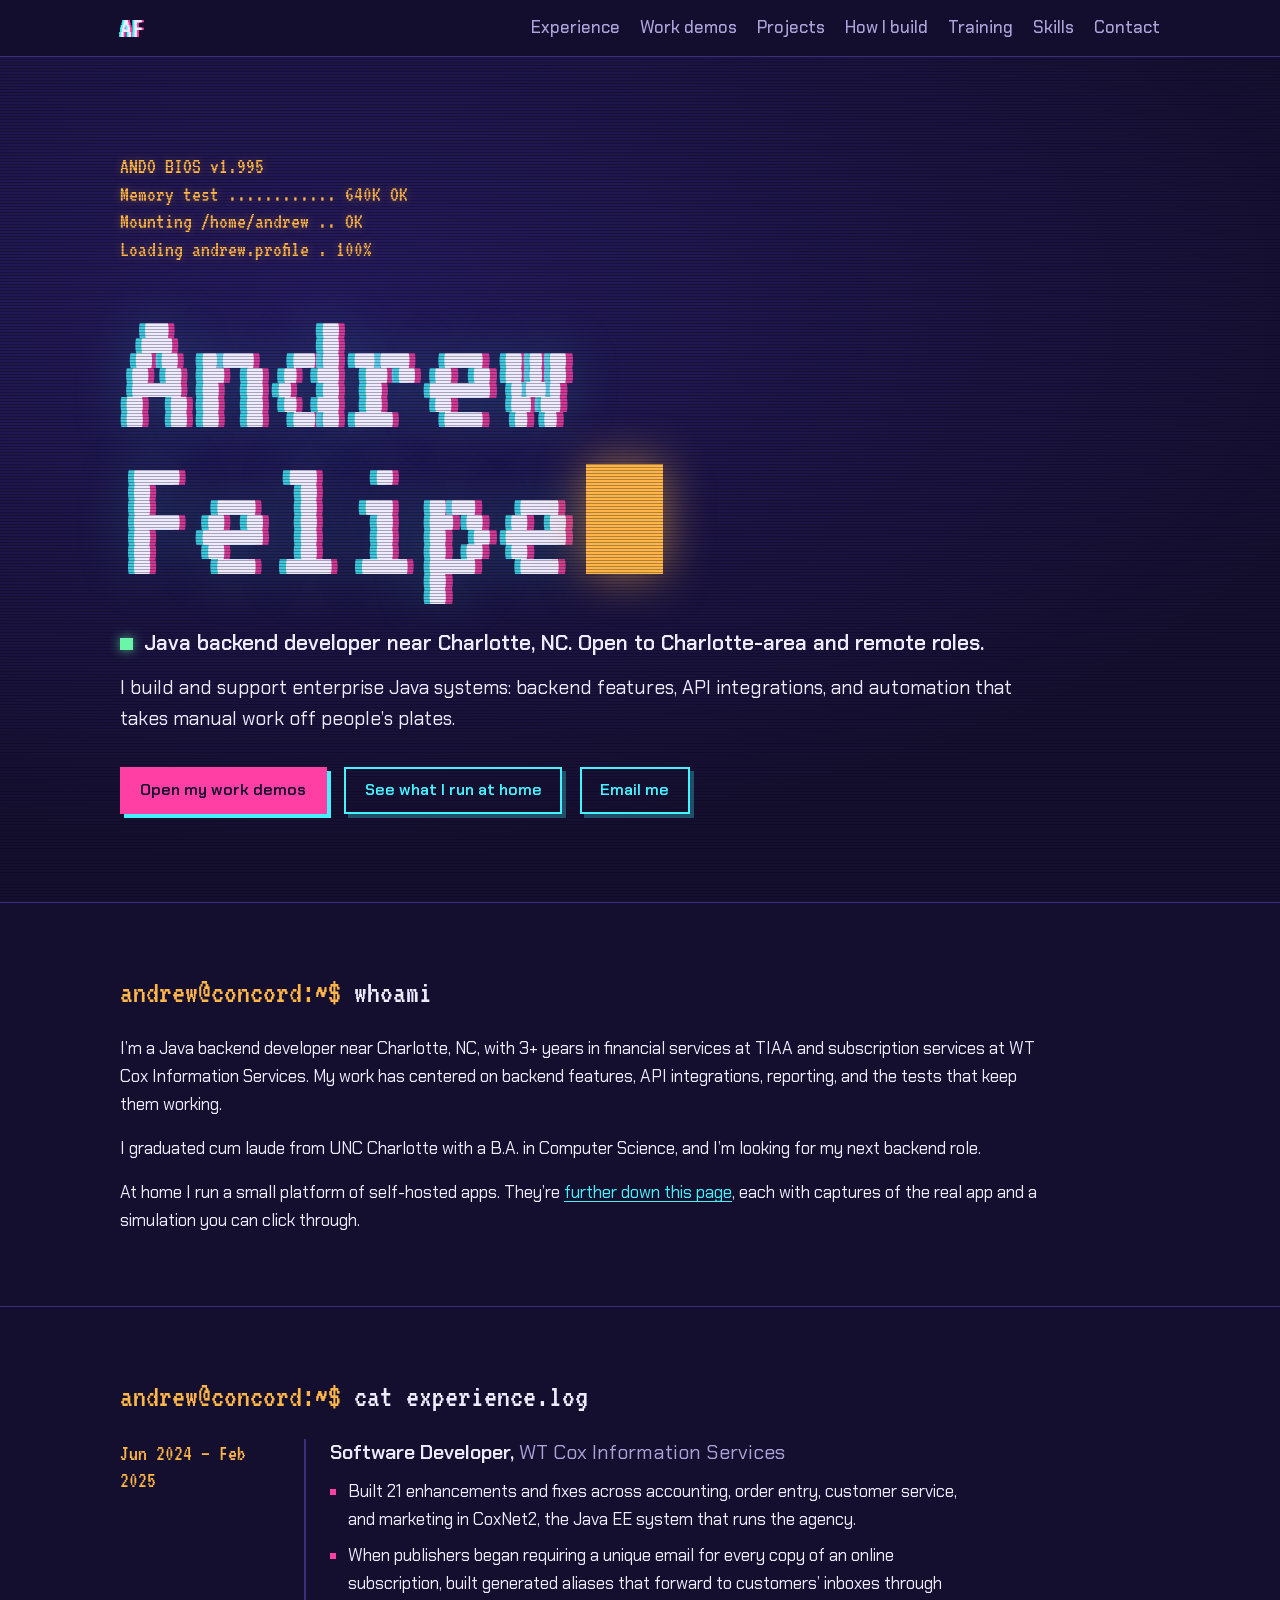
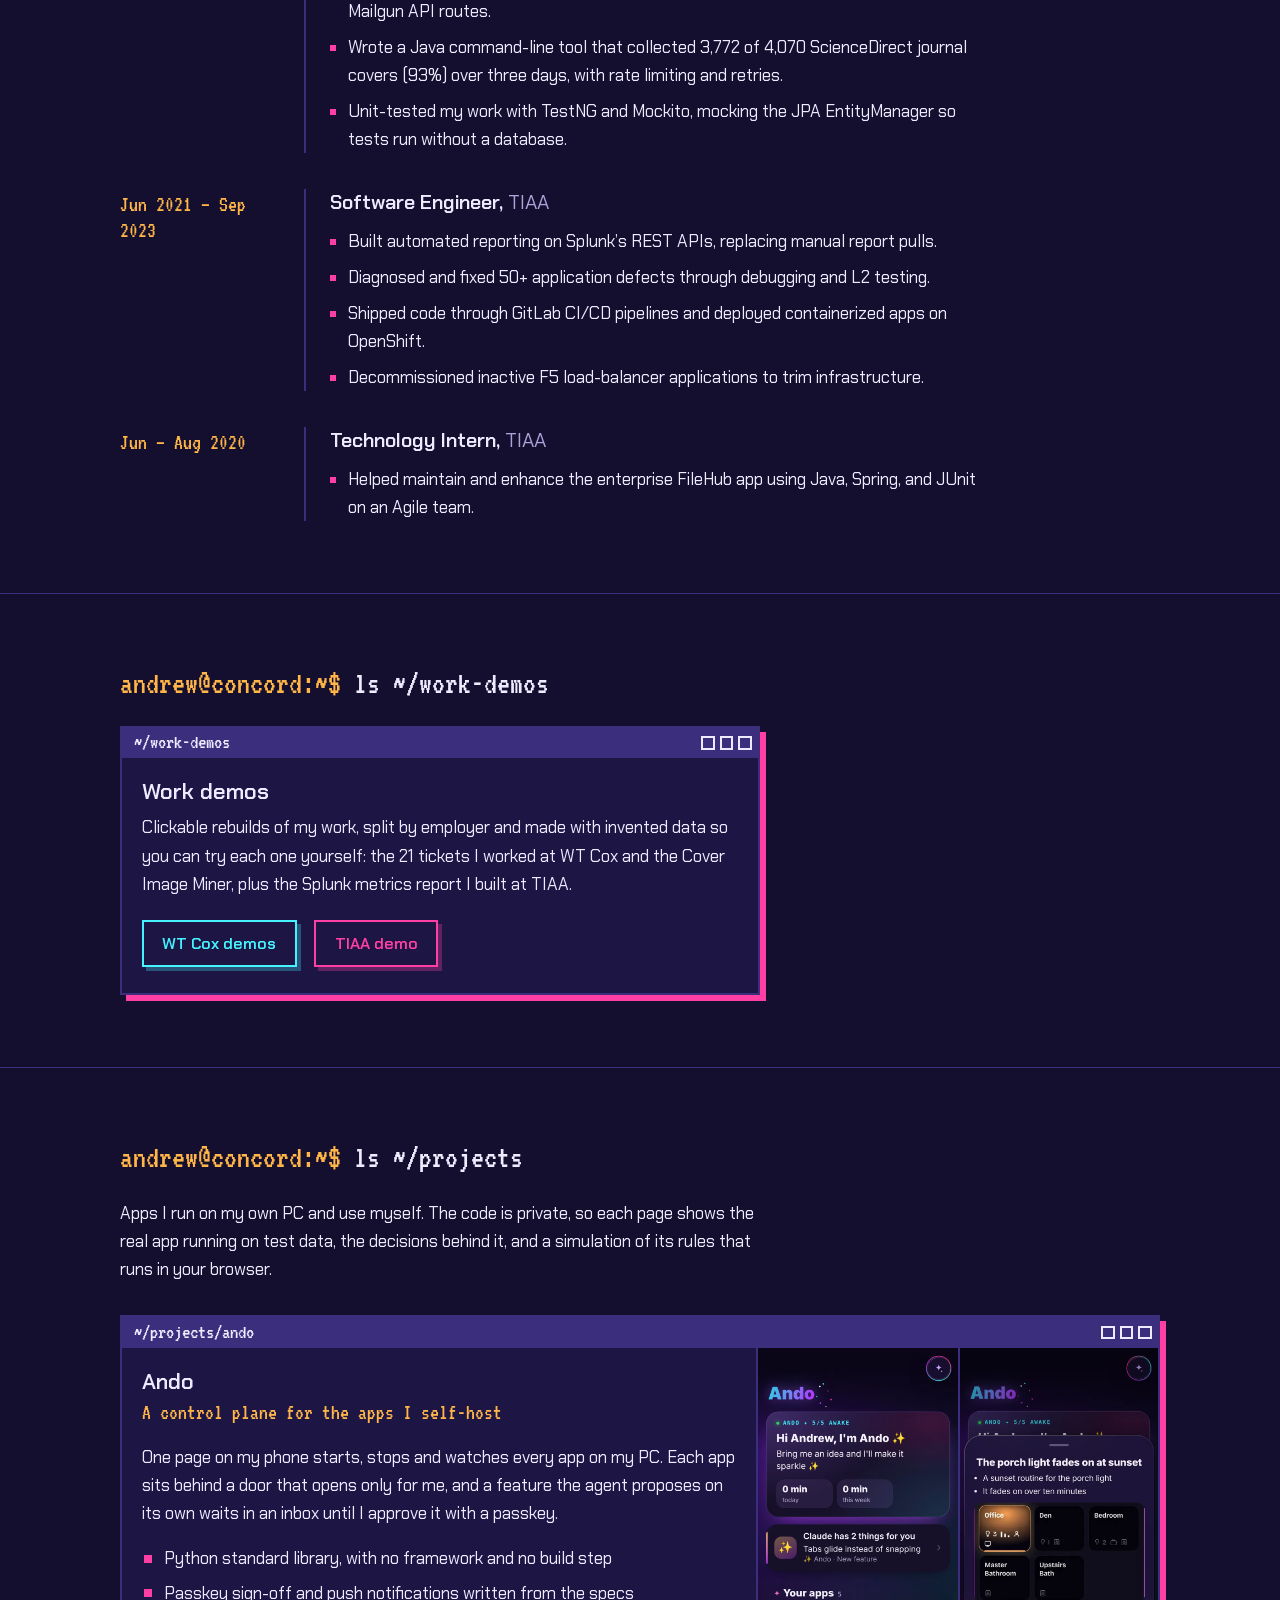
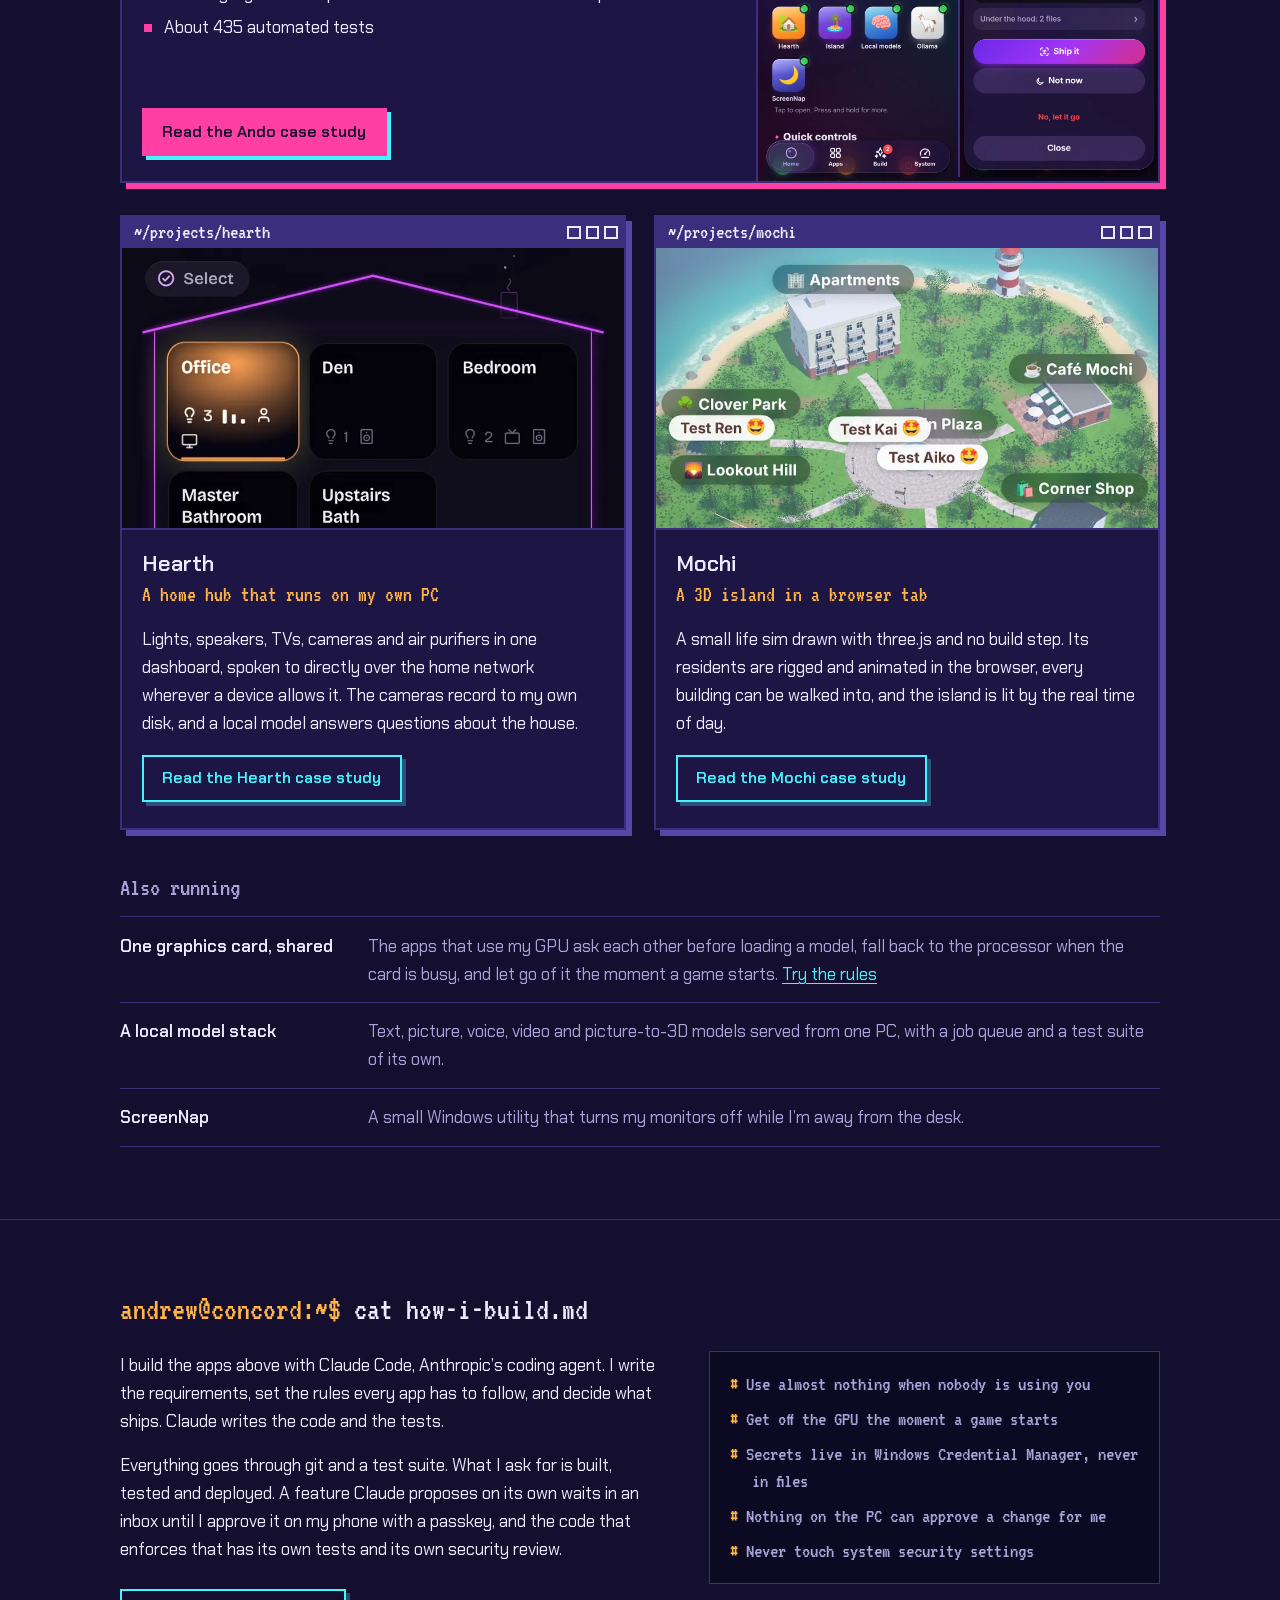
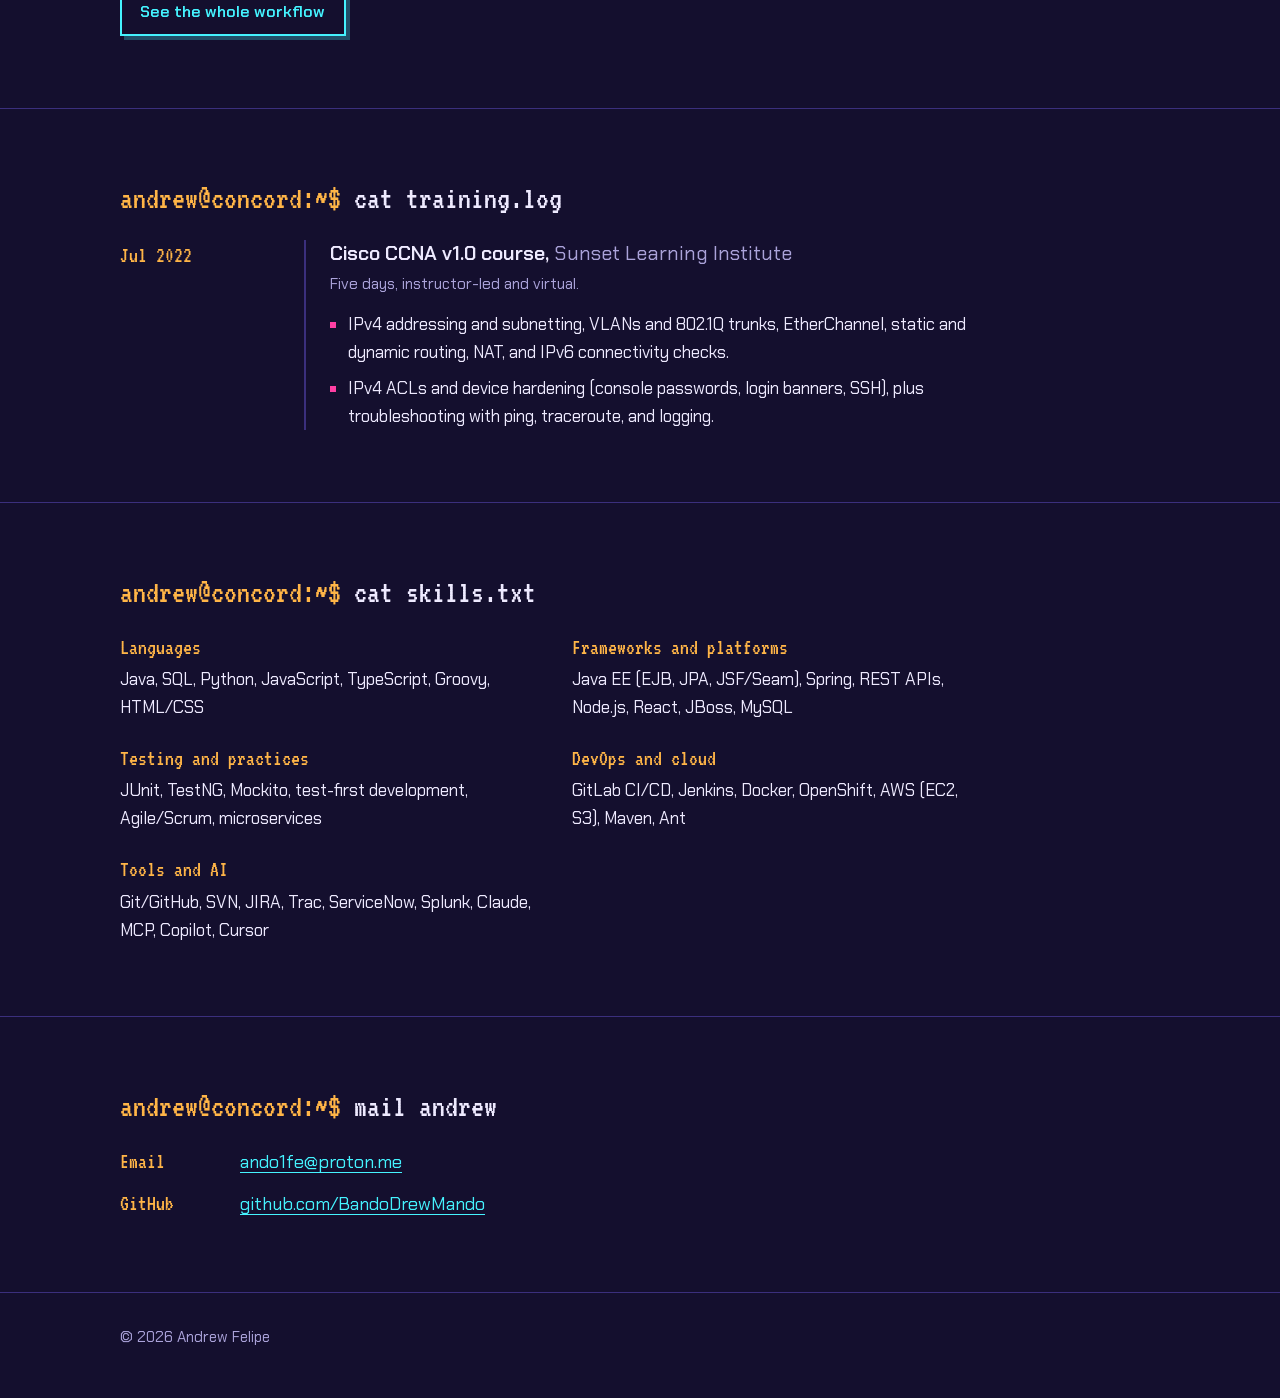
<file: index.html>
<!doctype html>
<html lang="en">
<head>
<meta charset="utf-8">
<meta name="viewport" content="width=device-width, initial-scale=1">
<title>Andrew Felipe: Java backend developer</title>
<meta name="description" content="Andrew Felipe is a Java backend developer near Charlotte, NC, with experience at TIAA and WT Cox Information Services. Clickable demos of his work, and the self-hosted apps he runs at home.">
<meta name="theme-color" content="#140F2E">
<meta property="og:type" content="website">
<meta property="og:title" content="Andrew Felipe: Java backend developer">
<meta property="og:description" content="Enterprise Java, API integrations, and automation. Includes clickable demos of my work and the apps I run at home.">
<meta property="og:url" content="https://bandodrewmando.github.io/AndrewFelipe/">
<meta property="og:image" content="https://bandodrewmando.github.io/AndrewFelipe/assets/og-card.png">
<meta property="og:image:width" content="1200">
<meta property="og:image:height" content="630">
<meta property="og:image:alt" content="Andrew Felipe, Java backend developer near Charlotte, NC. Projects: Ando, Hearth, Mochi and 21 work demos.">
<meta name="twitter:card" content="summary_large_image">
<link rel="icon" href="data:image/svg+xml,%3Csvg xmlns='http://www.w3.org/2000/svg' viewBox='0 0 32 32'%3E%3Crect width='32' height='32' fill='%23140F2E'/%3E%3Crect x='6' y='7' width='4' height='18' fill='%2345F3FF'/%3E%3Crect x='10' y='7' width='8' height='4' fill='%2345F3FF'/%3E%3Crect x='10' y='14' width='6' height='4' fill='%2345F3FF'/%3E%3Crect x='20' y='7' width='4' height='18' fill='%23FF3FA4'/%3E%3Crect x='24' y='7' width='4' height='4' fill='%23FF3FA4'/%3E%3Crect x='24' y='14' width='3' height='4' fill='%23FF3FA4'/%3E%3C/svg%3E">
<link rel="preload" href="assets/fonts/vt323-400.woff2" as="font" type="font/woff2" crossorigin>
<link rel="preload" href="assets/fonts/chakra-petch-400.woff2" as="font" type="font/woff2" crossorigin>
<link rel="stylesheet" href="styles.css">
<script>
  (function () {
    var root = document.documentElement;
    try {
      if (!matchMedia('(prefers-reduced-motion: reduce)').matches && !sessionStorage.getItem('booted')) {
        root.classList.add('booting');
        setTimeout(function () { root.classList.remove('booting'); }, 2500);
      }
    } catch (e) {}
  })();
</script>
</head>
<body>
<a class="skip" href="#main">Skip to content</a>

<header class="bar">
  <nav class="wrap nav" aria-label="Sections">
    <a class="mark" href="#top" aria-label="Andrew Felipe, back to top">AF</a>
    <ul>
      <li><a href="#experience">Experience</a></li>
      <li><a href="#work-demos">Work demos</a></li>
      <li><a href="#projects">Projects</a></li>
      <li><a href="#how-i-build">How I build</a></li>
      <li><a href="#training">Training</a></li>
      <li><a href="#skills">Skills</a></li>
      <li><a href="#contact">Contact</a></li>
    </ul>
  </nav>
</header>

<main id="main">

  <section class="hero" id="top" aria-labelledby="name">
    <div class="wrap">
<pre class="boot" id="boot" aria-hidden="true">ANDO BIOS v1.995
Memory test ............ 640K OK
Mounting /home/andrew .. OK
Loading andrew.profile . 100%</pre>
      <h1 class="name" id="name"><span class="line">Andrew</span> <span class="line">Felipe<span class="cursor" aria-hidden="true"></span></span></h1>
      <p class="role">Java backend developer near Charlotte, NC. Open to Charlotte-area and remote roles.</p>
      <p class="lede">I build and support enterprise Java systems: backend features, API integrations, and automation that takes manual work off people&rsquo;s plates.</p>
      <p class="actions">
        <a class="btn primary" href="work-demos/">Open my work demos</a>
        <a class="btn" href="#projects">See what I run at home</a>
        <a class="btn" href="mailto:ando1fe@proton.me">Email me</a>
      </p>
    </div>
  </section>

  <section class="block" id="about">
    <div class="wrap">
      <h2 class="cmd"><span class="sr">About</span><span aria-hidden="true"><span class="ps1">andrew@concord:~$</span> <span class="run">whoami</span></span></h2>
      <p>I&rsquo;m a Java backend developer near Charlotte, NC, with 3+ years in financial services at TIAA and subscription services at WT Cox Information Services. My work has centered on backend features, API integrations, reporting, and the tests that keep them working.</p>
      <p>I graduated cum laude from UNC Charlotte with a B.A. in Computer Science, and I&rsquo;m looking for my next backend role.</p>
      <p>At home I run a small platform of self-hosted apps. They&rsquo;re <a href="#projects">further down this page</a>, each with captures of the real app and a simulation you can click through.</p>
    </div>
  </section>

  <section class="block" id="experience">
    <div class="wrap">
      <h2 class="cmd"><span class="sr">Experience</span><span aria-hidden="true"><span class="ps1">andrew@concord:~$</span> <span class="run">cat experience.log</span></span></h2>
      <ol class="log">
        <li class="entry">
          <p class="when">Jun 2024 &ndash; Feb 2025</p>
          <div class="what">
            <h3>Software Developer, <span class="org">WT Cox Information Services</span></h3>
            <ul>
              <li>Built 21 enhancements and fixes across accounting, order entry, customer service, and marketing in CoxNet2, the Java EE system that runs the agency.</li>
              <li>When publishers began requiring a unique email for every copy of an online subscription, built generated aliases that forward to customers&rsquo; inboxes through Mailgun API routes.</li>
              <li>Wrote a Java command-line tool that collected 3,772 of 4,070 ScienceDirect journal covers (93%) over three days, with rate limiting and retries.</li>
              <li>Unit-tested my work with TestNG and Mockito, mocking the JPA EntityManager so tests run without a database.</li>
            </ul>
          </div>
        </li>
        <li class="entry">
          <p class="when">Jun 2021 &ndash; Sep 2023</p>
          <div class="what">
            <h3>Software Engineer, <span class="org">TIAA</span></h3>
            <ul>
              <li>Built automated reporting on Splunk&rsquo;s REST APIs, replacing manual report pulls.</li>
              <li>Diagnosed and fixed 50+ application defects through debugging and L2 testing.</li>
              <li>Shipped code through GitLab CI/CD pipelines and deployed containerized apps on OpenShift.</li>
              <li>Decommissioned inactive F5 load-balancer applications to trim infrastructure.</li>
            </ul>
          </div>
        </li>
        <li class="entry">
          <p class="when">Jun &ndash; Aug 2020</p>
          <div class="what">
            <h3>Technology Intern, <span class="org">TIAA</span></h3>
            <ul>
              <li>Helped maintain and enhance the enterprise FileHub app using Java, Spring, and JUnit on an Agile team.</li>
            </ul>
          </div>
        </li>
      </ol>
    </div>
  </section>

  <section class="block" id="work-demos">
    <div class="wrap">
      <h2 class="cmd"><span class="sr">Work demos</span><span aria-hidden="true"><span class="ps1">andrew@concord:~$</span> <span class="run">ls ~/work-demos</span></span></h2>
      <article class="window solo">
        <div class="titlebar" aria-hidden="true"><span>~/work-demos</span><span class="ctrl"><span></span><span></span><span></span></span></div>
        <div class="window-body">
          <h3><a href="work-demos/">Work demos</a></h3>
          <p>Clickable rebuilds of my work, split by employer and made with invented data so you can try each one yourself: the 21 tickets I worked at WT Cox and the Cover Image Miner, plus the Splunk metrics report I built at TIAA.</p>
          <div class="window-actions">
            <a class="btn" href="work-demos/#wtcox">WT Cox demos</a>
            <a class="btn tiaa" href="work-demos/#tiaa">TIAA demo</a>
          </div>
        </div>
      </article>
    </div>
  </section>

  <section class="block" id="projects">
    <div class="wrap">
      <h2 class="cmd"><span class="sr">Projects</span><span aria-hidden="true"><span class="ps1">andrew@concord:~$</span> <span class="run">ls ~/projects</span></span></h2>
      <p class="intro">Apps I run on my own PC and use myself. The code is private, so each page shows the real app running on test data, the decisions behind it, and a simulation of its rules that runs in your browser.</p>

      <div class="bento">

        <article class="window tile feature">
          <div class="titlebar" aria-hidden="true"><span>~/projects/ando</span><span class="ctrl"><span></span><span></span><span></span></span></div>
          <div class="feature-grid">
            <div class="window-body">
              <h3><a href="projects/ando/">Ando</a></h3>
              <p class="what-it-is">A control plane for the apps I self-host</p>
              <p>One page on my phone starts, stops and watches every app on my PC. Each app sits behind a door that opens only for me, and a feature the agent proposes on its own waits in an inbox until I approve it with a passkey.</p>
              <ul class="proof">
                <li>Python standard library, with no framework and no build step</li>
                <li>Passkey sign-off and push notifications written from the specs</li>
                <li>About 435 automated tests</li>
              </ul>
              <a class="btn primary" href="projects/ando/">Read the Ando case study</a>
            </div>
            <div class="pair">
              <img src="assets/ando/home.webp" width="720" height="1561" alt="Ando's home screen on a phone: a greeting, a card saying two proposals are waiting for approval, and an icon for each app." loading="lazy">
              <img src="assets/ando/proposal.webp" width="720" height="1561" alt="A proposed feature in Ando: what it does, a picture of it, and a Ship it button that asks for Face ID." loading="lazy">
            </div>
          </div>
        </article>

        <article class="window calm tile">
          <div class="titlebar" aria-hidden="true"><span>~/projects/hearth</span><span class="ctrl"><span></span><span></span><span></span></span></div>
          <a class="tile-shot" href="projects/hearth/" tabindex="-1" aria-hidden="true"><img src="assets/hearth/tile.webp" width="880" height="495" alt="" loading="lazy"></a>
          <div class="window-body">
            <h3><a href="projects/hearth/">Hearth</a></h3>
            <p class="what-it-is">A home hub that runs on my own PC</p>
            <p>Lights, speakers, TVs, cameras and air purifiers in one dashboard, spoken to directly over the home network wherever a device allows it. The cameras record to my own disk, and a local model answers questions about the house.</p>
            <a class="btn" href="projects/hearth/">Read the Hearth case study</a>
          </div>
        </article>

        <article class="window calm tile">
          <div class="titlebar" aria-hidden="true"><span>~/projects/mochi</span><span class="ctrl"><span></span><span></span><span></span></span></div>
          <a class="tile-shot" href="projects/mochi/" tabindex="-1" aria-hidden="true"><img src="assets/mochi/tile.webp" width="880" height="495" alt="" loading="lazy"></a>
          <div class="window-body">
            <h3><a href="projects/mochi/">Mochi</a></h3>
            <p class="what-it-is">A 3D island in a browser tab</p>
            <p>A small life sim drawn with three.js and no build step. Its residents are rigged and animated in the browser, every building can be walked into, and the island is lit by the real time of day.</p>
            <a class="btn" href="projects/mochi/">Read the Mochi case study</a>
          </div>
        </article>

      </div>

      <div class="also">
        <h3>Also running</h3>
        <dl>
          <div>
            <dt>One graphics card, shared</dt>
            <dd>The apps that use my GPU ask each other before loading a model, fall back to the processor when the card is busy, and let go of it the moment a game starts. <a href="projects/hearth/#gpu">Try the rules</a></dd>
          </div>
          <div>
            <dt>A local model stack</dt>
            <dd>Text, picture, voice, video and picture-to-3D models served from one PC, with a job queue and a test suite of its own.</dd>
          </div>
          <div>
            <dt>ScreenNap</dt>
            <dd>A small Windows utility that turns my monitors off while I&rsquo;m away from the desk.</dd>
          </div>
        </dl>
      </div>
    </div>
  </section>

  <section class="block" id="how-i-build">
    <div class="wrap">
      <h2 class="cmd"><span class="sr">How I build</span><span aria-hidden="true"><span class="ps1">andrew@concord:~$</span> <span class="run">cat how-i-build.md</span></span></h2>
      <div class="build">
        <div>
          <p>I build the apps above with Claude Code, Anthropic&rsquo;s coding agent. I write the requirements, set the rules every app has to follow, and decide what ships. Claude writes the code and the tests.</p>
          <p>Everything goes through git and a test suite. What I ask for is built, tested and deployed. A feature Claude proposes on its own waits in an inbox until I approve it on my phone with a passkey, and the code that enforces that has its own tests and its own security review.</p>
          <a class="btn" href="how-i-build/">See the whole workflow</a>
        </div>
        <ul class="rules" aria-label="Rules every app follows">
          <li>Use almost nothing when nobody is using you</li>
          <li>Get off the GPU the moment a game starts</li>
          <li>Secrets live in Windows Credential Manager, never in files</li>
          <li>Nothing on the PC can approve a change for me</li>
          <li>Never touch system security settings</li>
        </ul>
      </div>
    </div>
  </section>

  <section class="block" id="training">
    <div class="wrap">
      <h2 class="cmd"><span class="sr">Training</span><span aria-hidden="true"><span class="ps1">andrew@concord:~$</span> <span class="run">cat training.log</span></span></h2>
      <ol class="log">
        <li class="entry">
          <p class="when">Jul 2022</p>
          <div class="what">
            <h3>Cisco CCNA v1.0 course, <span class="org">Sunset Learning Institute</span></h3>
            <p class="ctx">Five days, instructor-led and virtual.</p>
            <ul>
              <li>IPv4 addressing and subnetting, VLANs and 802.1Q trunks, EtherChannel, static and dynamic routing, NAT, and IPv6 connectivity checks.</li>
              <li>IPv4 ACLs and device hardening (console passwords, login banners, SSH), plus troubleshooting with ping, traceroute, and logging.</li>
            </ul>
          </div>
        </li>
      </ol>
    </div>
  </section>

  <section class="block" id="skills">
    <div class="wrap">
      <h2 class="cmd"><span class="sr">Skills</span><span aria-hidden="true"><span class="ps1">andrew@concord:~$</span> <span class="run">cat skills.txt</span></span></h2>
      <dl class="skills">
        <div><dt>Languages</dt><dd>Java, SQL, Python, JavaScript, TypeScript, Groovy, HTML/CSS</dd></div>
        <div><dt>Frameworks and platforms</dt><dd>Java EE (EJB, JPA, JSF/Seam), Spring, REST APIs, Node.js, React, JBoss, MySQL</dd></div>
        <div><dt>Testing and practices</dt><dd>JUnit, TestNG, Mockito, test-first development, Agile/Scrum, microservices</dd></div>
        <div><dt>DevOps and cloud</dt><dd>GitLab CI/CD, Jenkins, Docker, OpenShift, AWS (EC2, S3), Maven, Ant</dd></div>
        <div><dt>Tools and AI</dt><dd>Git/GitHub, SVN, JIRA, Trac, ServiceNow, Splunk, Claude, MCP, Copilot, Cursor</dd></div>
      </dl>
    </div>
  </section>

  <section class="block" id="contact">
    <div class="wrap">
      <h2 class="cmd"><span class="sr">Contact</span><span aria-hidden="true"><span class="ps1">andrew@concord:~$</span> <span class="run">mail andrew</span></span></h2>
      <ul class="links">
        <li><span class="k">Email</span><a href="mailto:ando1fe@proton.me">ando1fe@proton.me</a></li>
        <li><span class="k">GitHub</span><a href="https://github.com/BandoDrewMando">github.com/BandoDrewMando</a></li>
      </ul>
    </div>
  </section>

</main>

<footer class="wrap foot">&copy; 2026 Andrew Felipe</footer>

<script src="app.js"></script>
<!-- Page view counts at andrewfelipe.goatcounter.com (no cookies) -->
<script data-goatcounter="https://andrewfelipe.goatcounter.com/count" async src="https://gc.zgo.at/count.js"></script>
<!-- Metricool tracker; skips browsers opted out with #toggle-goatcounter -->
<script>
  (function () {
    try { if (localStorage.getItem('skipgc') === 't' || location.hash === '#toggle-goatcounter') return; } catch (e) {}
    function loadScript(a){var b=document.getElementsByTagName("head")[0],c=document.createElement("script");c.type="text/javascript",c.src="https://tracker.metricool.com/resources/be.js",c.onreadystatechange=a,c.onload=a,b.appendChild(c)}loadScript(function(){beTracker.t({hash:"5af058e62d5480731baa67cbe3b12c4c"})});
  })();
</script>
</body>
</html>
</file>
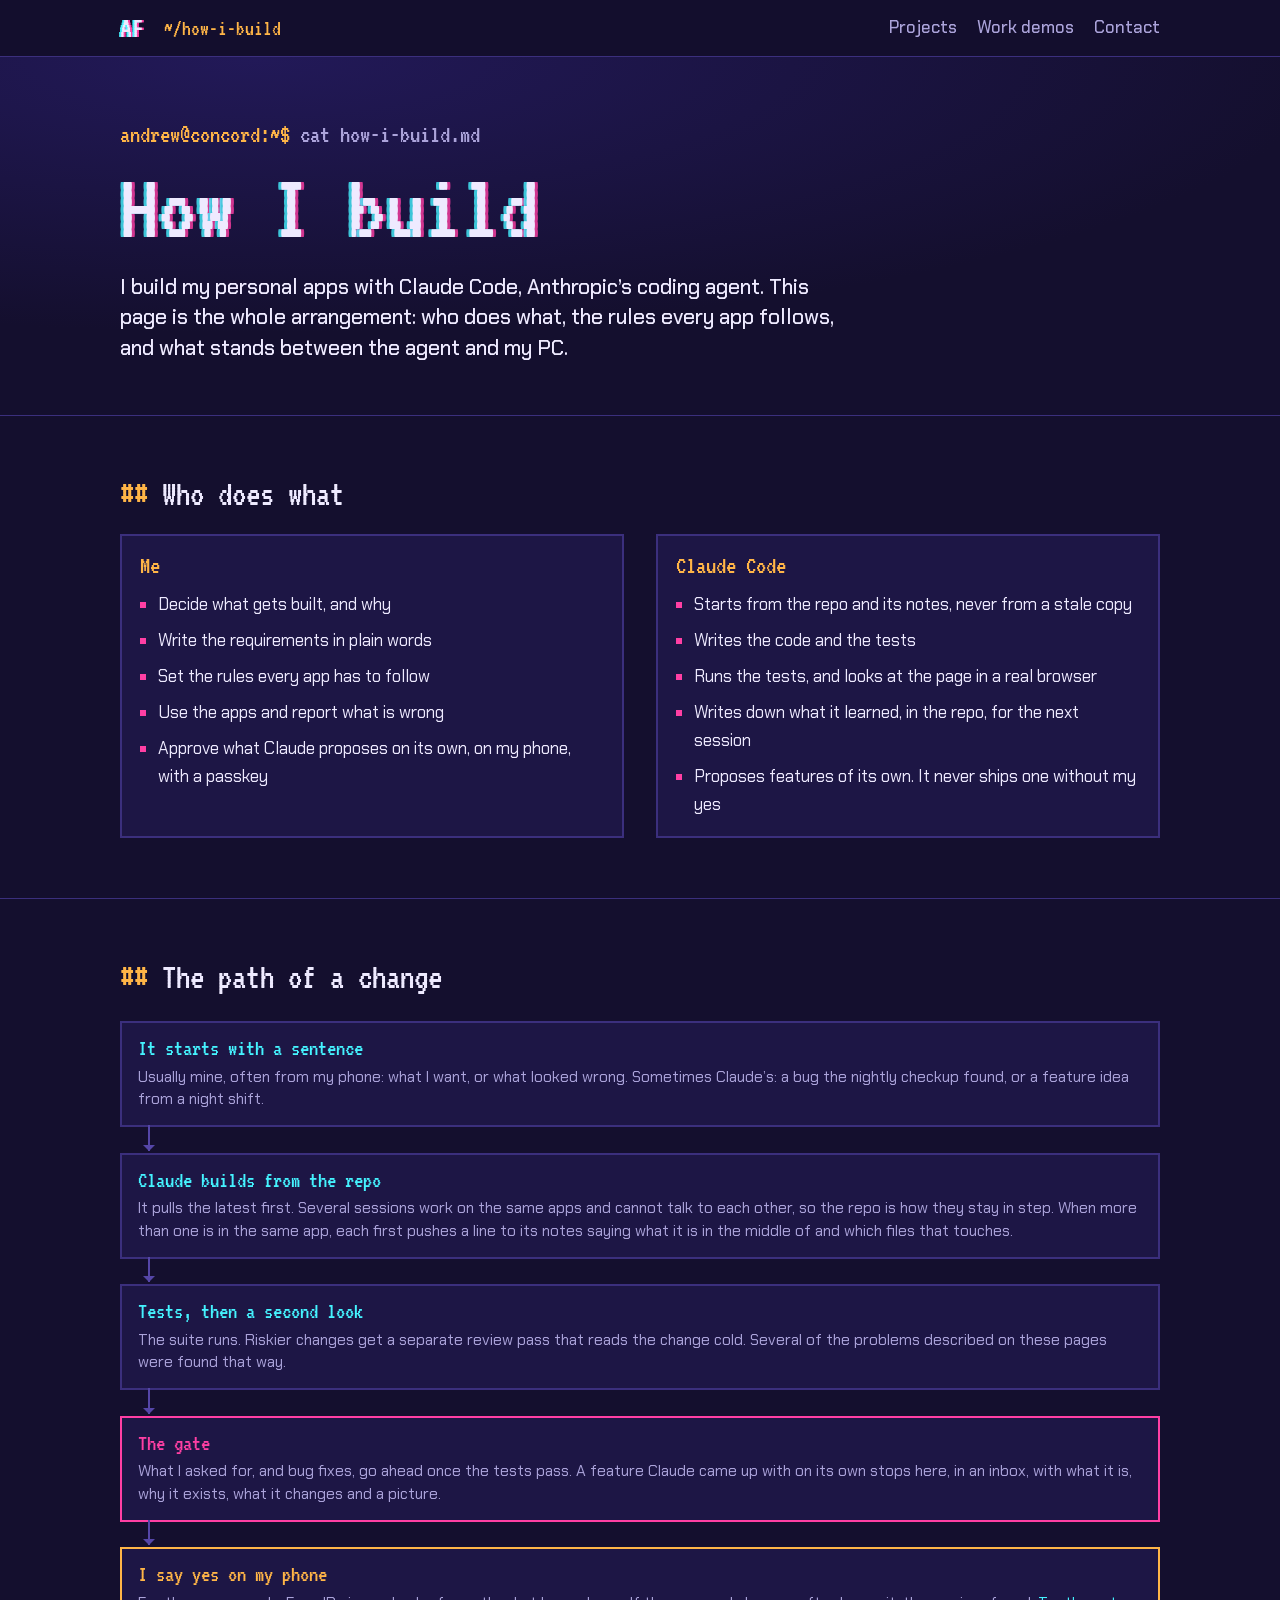
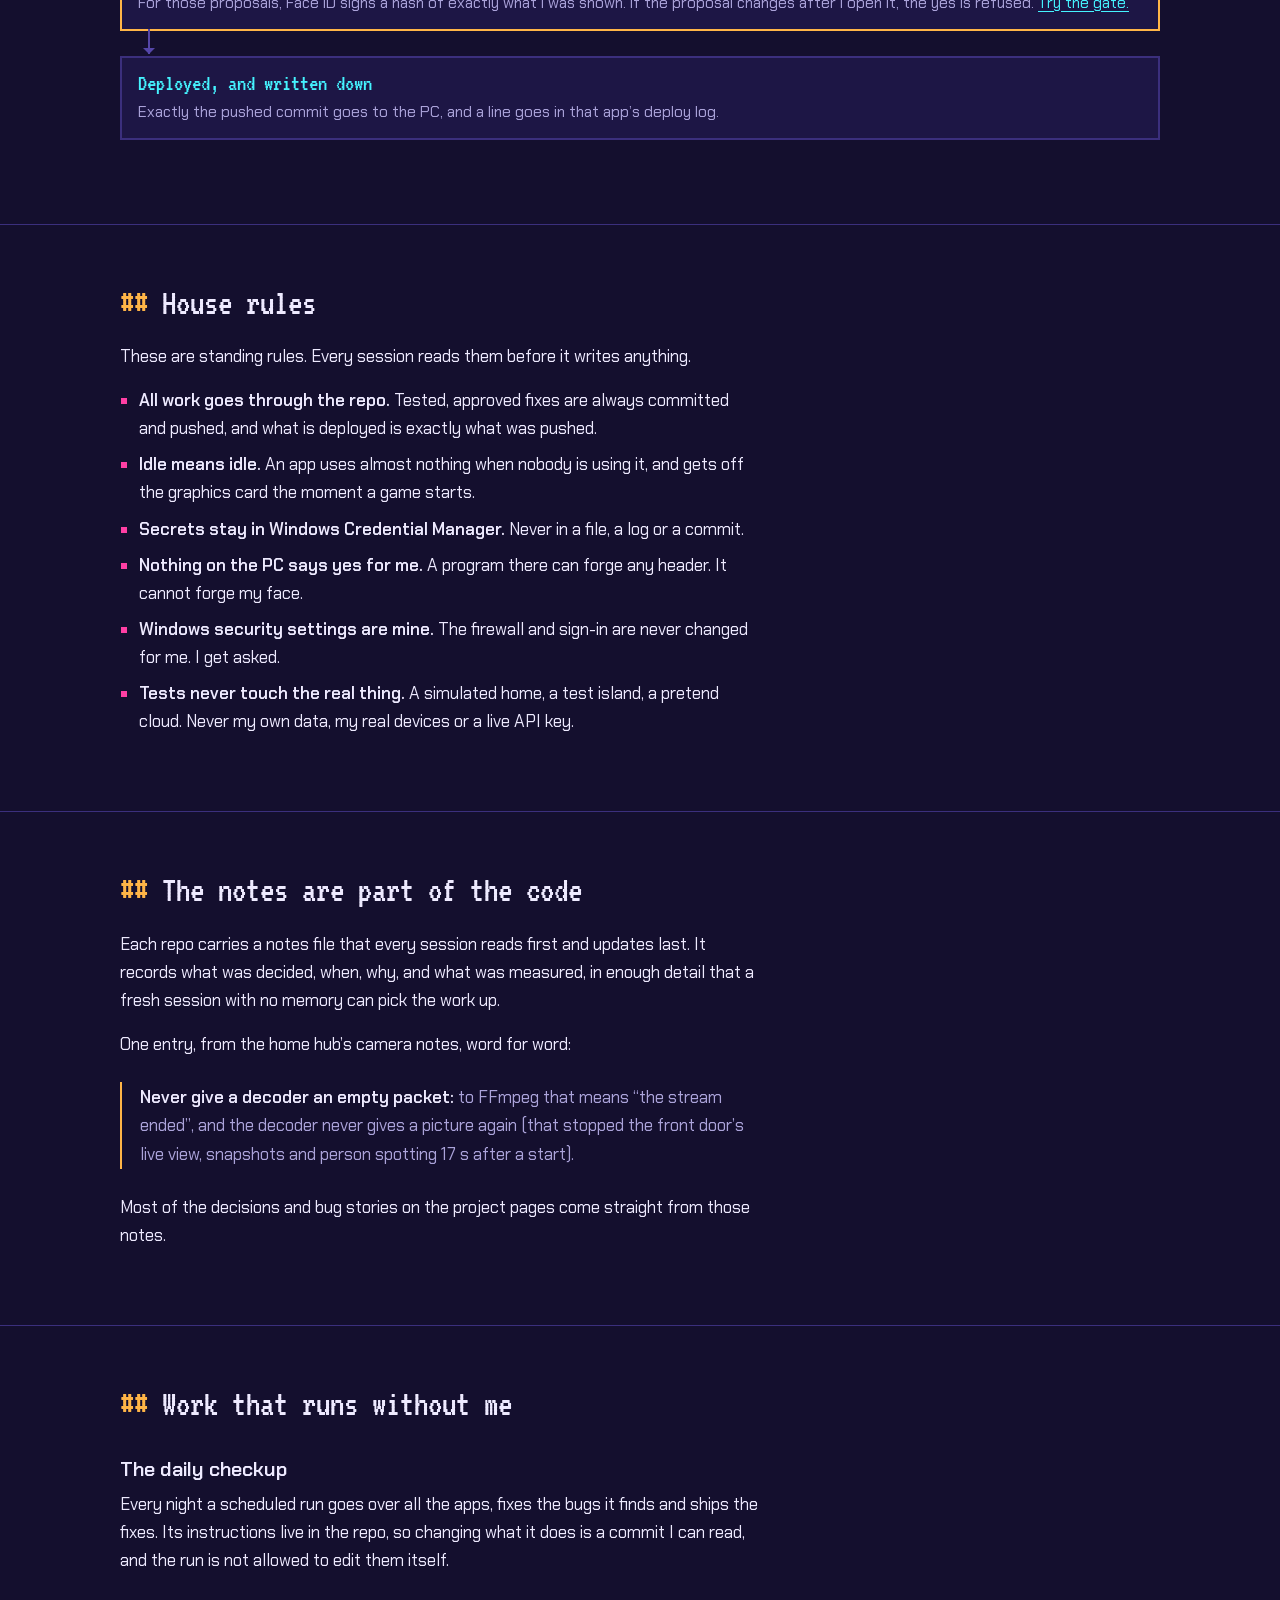
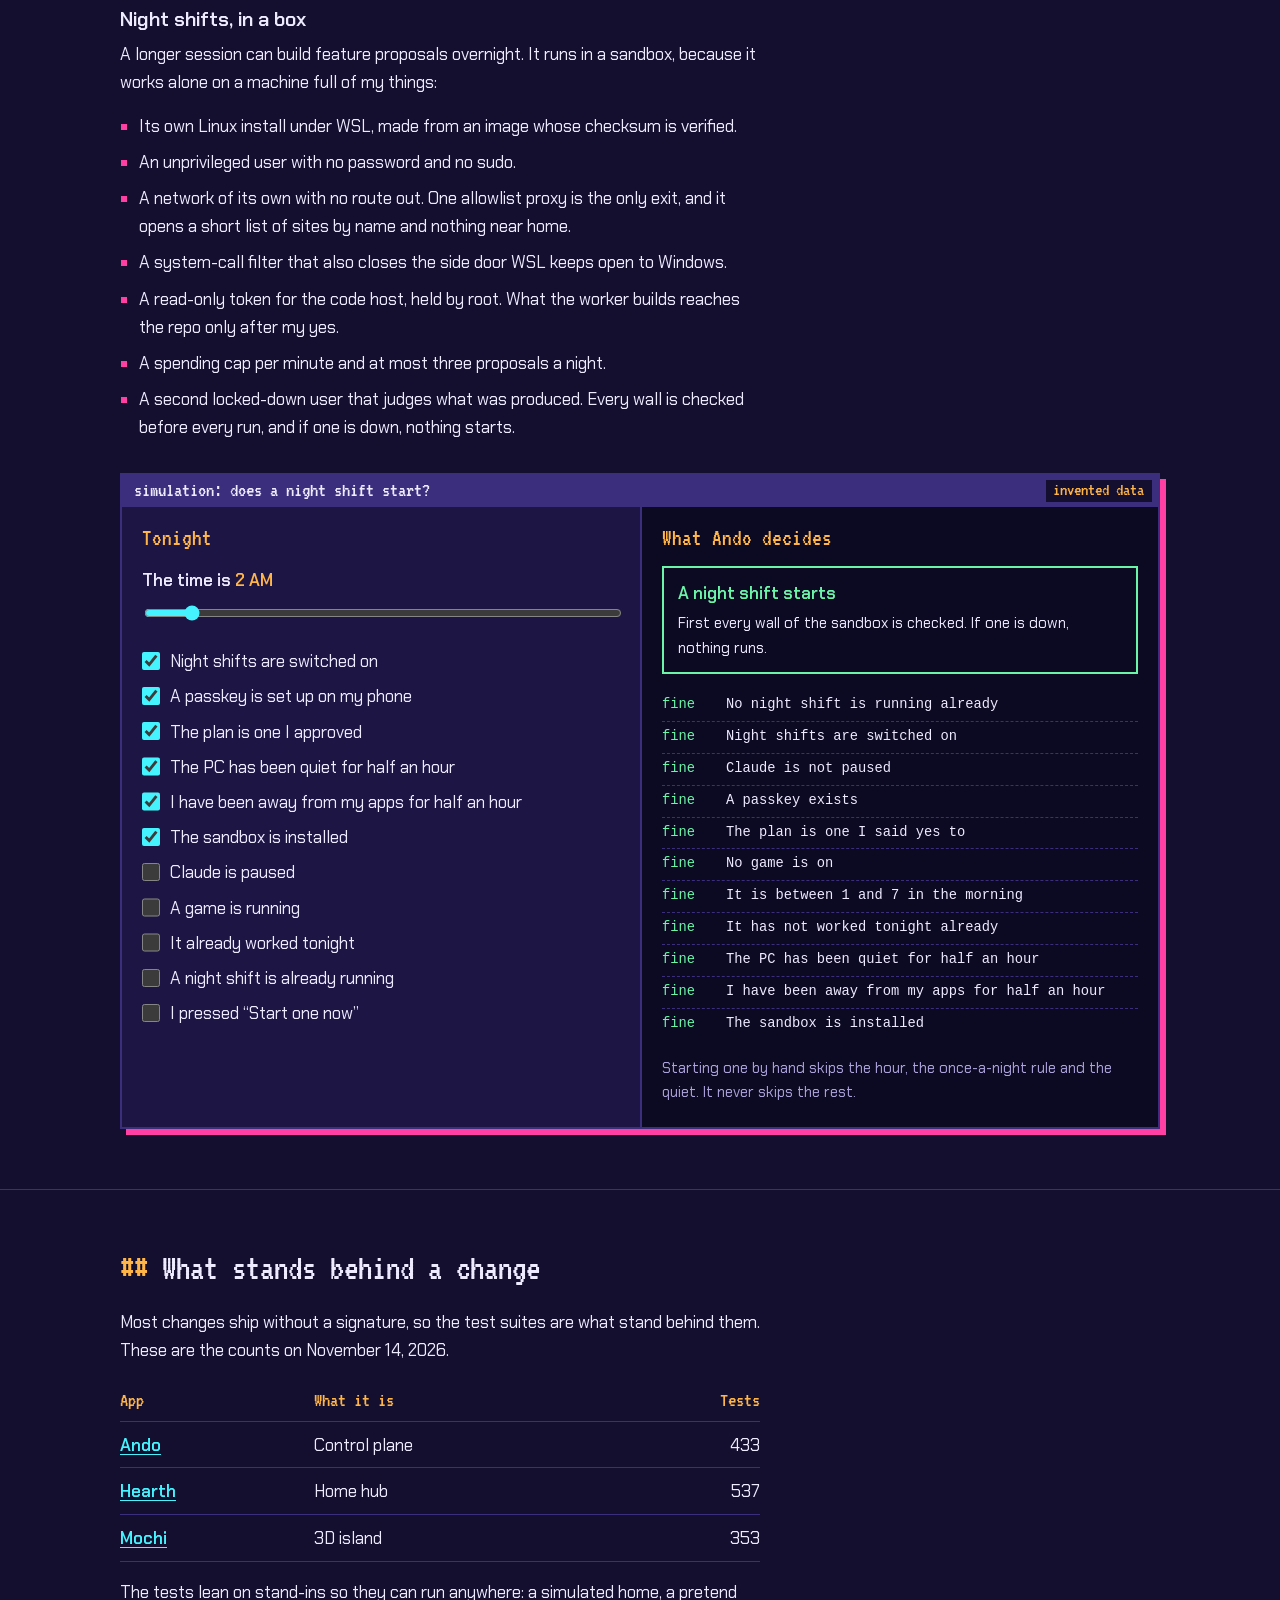
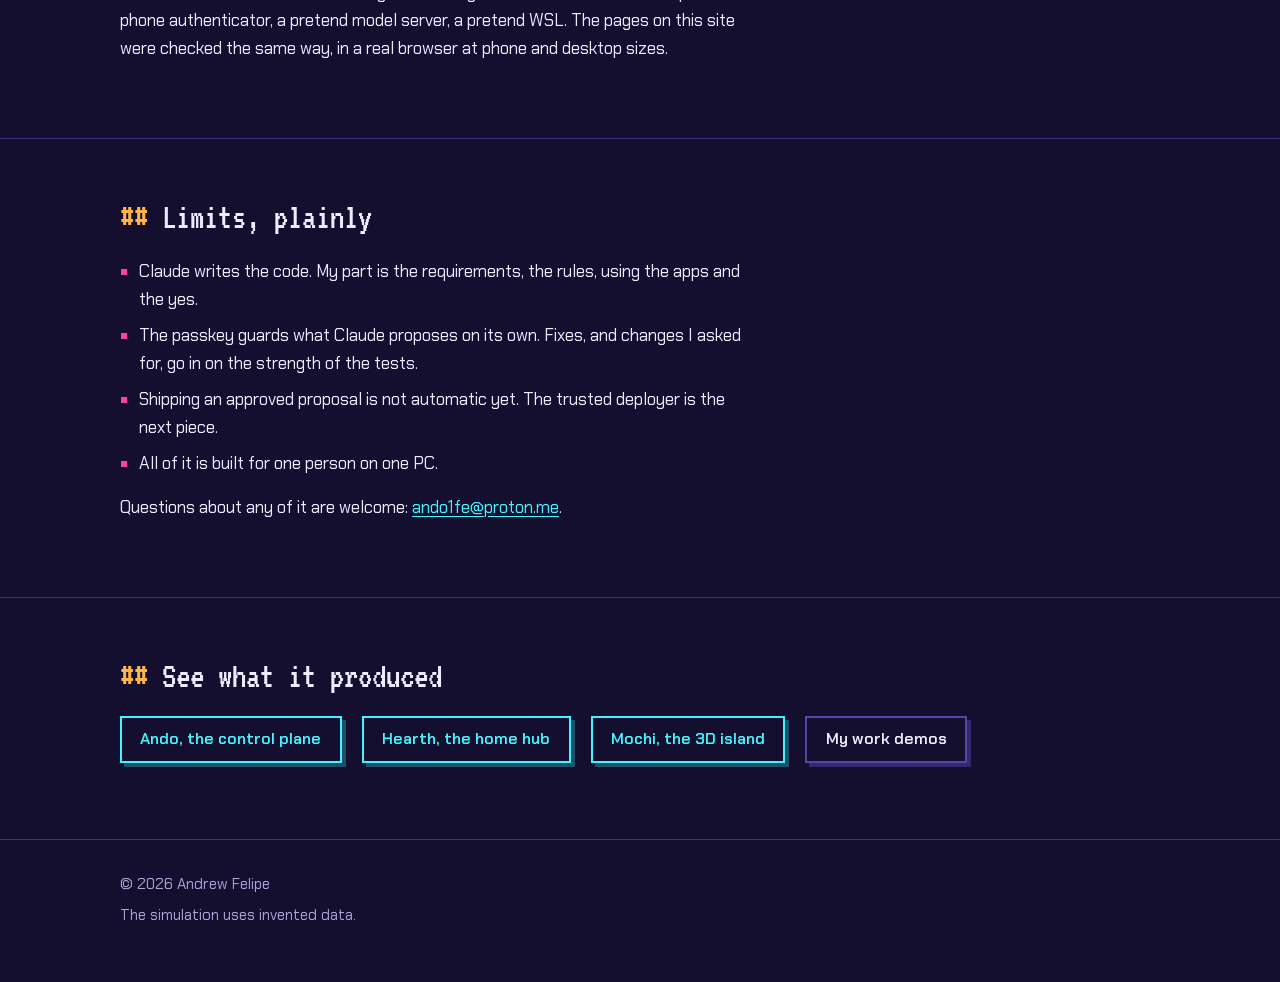
<file: how-i-build/index.html>
<!doctype html>
<html lang="en">
<head>
<meta charset="utf-8">
<meta name="viewport" content="width=device-width, initial-scale=1">
<title>How I build with an AI coding agent: Andrew Felipe</title>
<meta name="description" content="How I build my personal apps with Claude Code: who does what, the rules every app follows, and what stands between a change and my PC.">
<meta name="theme-color" content="#140F2E">
<meta property="og:type" content="article">
<meta property="og:title" content="How I build with an AI coding agent">
<meta property="og:description" content="Requirements and approvals are mine, the code and tests are Claude's, and a passkey stands between what the agent proposes and my PC.">
<meta property="og:url" content="https://bandodrewmando.github.io/AndrewFelipe/how-i-build/">
<meta property="og:image" content="https://bandodrewmando.github.io/AndrewFelipe/assets/og-card.png">
<meta property="og:image:width" content="1200">
<meta property="og:image:height" content="630">
<meta property="og:image:alt" content="Andrew Felipe, Java backend developer near Charlotte, NC. Projects: Ando, Hearth, Mochi and 21 work demos.">
<meta name="twitter:card" content="summary_large_image">
<link rel="icon" href="data:image/svg+xml,%3Csvg xmlns='http://www.w3.org/2000/svg' viewBox='0 0 32 32'%3E%3Crect width='32' height='32' fill='%23140F2E'/%3E%3Crect x='6' y='7' width='4' height='18' fill='%2345F3FF'/%3E%3Crect x='10' y='7' width='8' height='4' fill='%2345F3FF'/%3E%3Crect x='10' y='14' width='6' height='4' fill='%2345F3FF'/%3E%3Crect x='20' y='7' width='4' height='18' fill='%23FF3FA4'/%3E%3Crect x='24' y='7' width='4' height='4' fill='%23FF3FA4'/%3E%3Crect x='24' y='14' width='3' height='4' fill='%23FF3FA4'/%3E%3C/svg%3E">
<link rel="preload" href="../assets/fonts/vt323-400.woff2" as="font" type="font/woff2" crossorigin>
<link rel="preload" href="../assets/fonts/chakra-petch-400.woff2" as="font" type="font/woff2" crossorigin>
<link rel="stylesheet" href="../styles.css">
</head>
<body>
<a class="skip" href="#main">Skip to content</a>

<header class="bar">
  <nav class="wrap nav" aria-label="Site">
    <a class="mark" href="../" aria-label="Andrew Felipe, home">AF</a>
    <span class="crumb" aria-hidden="true">~/how-i-build</span>
    <ul>
      <li><a href="../#projects">Projects</a></li>
      <li><a href="../work-demos/">Work demos</a></li>
      <li><a href="../#contact">Contact</a></li>
    </ul>
  </nav>
</header>

<main id="main">

  <header class="doc-head">
    <div class="wrap">
      <p class="cmd" aria-hidden="true"><span class="ps1">andrew@concord:~$</span> <span class="run">cat how-i-build.md</span></p>
      <h1 class="title long">How I build</h1>
      <p class="sub">I build my personal apps with Claude Code, Anthropic&rsquo;s coding agent. This page is the whole arrangement: who does what, the rules every app follows, and what stands between the agent and my PC.</p>
    </div>
  </header>

  <section class="md" id="who">
    <div class="wrap">
      <h2>Who does what</h2>
      <div class="grid-2 wide">
        <div>
          <h3>Me</h3>
          <ul>
            <li>Decide what gets built, and why</li>
            <li>Write the requirements in plain words</li>
            <li>Set the rules every app has to follow</li>
            <li>Use the apps and report what is wrong</li>
            <li>Approve what Claude proposes on its own, on my phone, with a passkey</li>
          </ul>
        </div>
        <div>
          <h3>Claude Code</h3>
          <ul>
            <li>Starts from the repo and its notes, never from a stale copy</li>
            <li>Writes the code and the tests</li>
            <li>Runs the tests, and looks at the page in a real browser</li>
            <li>Writes down what it learned, in the repo, for the next session</li>
            <li>Proposes features of its own. It never ships one without my yes</li>
          </ul>
        </div>
      </div>
    </div>
  </section>

  <section class="md" id="path">
    <div class="wrap">
      <h2>The path of a change</h2>
      <ol class="flow wide">
        <li><strong>It starts with a sentence</strong><span>Usually mine, often from my phone: what I want, or what looked wrong. Sometimes Claude&rsquo;s: a bug the nightly checkup found, or a feature idea from a night shift.</span></li>
        <li><strong>Claude builds from the repo</strong><span>It pulls the latest first. Several sessions work on the same apps and cannot talk to each other, so the repo is how they stay in step. When more than one is in the same app, each first pushes a line to its notes saying what it is in the middle of and which files that touches.</span></li>
        <li><strong>Tests, then a second look</strong><span>The suite runs. Riskier changes get a separate review pass that reads the change cold. Several of the problems described on these pages were found that way.</span></li>
        <li class="gate"><strong>The gate</strong><span>What I asked for, and bug fixes, go ahead once the tests pass. A feature Claude came up with on its own stops here, in an inbox, with what it is, why it exists, what it changes and a picture.</span></li>
        <li class="mine"><strong>I say yes on my phone</strong><span>For those proposals, Face ID signs a hash of exactly what I was shown. If the proposal changes after I open it, the yes is refused. <a href="../projects/ando/#gate">Try the gate.</a></span></li>
        <li><strong>Deployed, and written down</strong><span>Exactly the pushed commit goes to the PC, and a line goes in that app&rsquo;s deploy log.</span></li>
      </ol>
    </div>
  </section>

  <section class="md" id="rules">
    <div class="wrap">
      <h2>House rules</h2>
      <p>These are standing rules. Every session reads them before it writes anything.</p>
      <ul>
        <li><strong>All work goes through the repo.</strong> Tested, approved fixes are always committed and pushed, and what is deployed is exactly what was pushed.</li>
        <li><strong>Idle means idle.</strong> An app uses almost nothing when nobody is using it, and gets off the graphics card the moment a game starts.</li>
        <li><strong>Secrets stay in Windows Credential Manager.</strong> Never in a file, a log or a commit.</li>
        <li><strong>Nothing on the PC says yes for me.</strong> A program there can forge any header. It cannot forge my face.</li>
        <li><strong>Windows security settings are mine.</strong> The firewall and sign-in are never changed for me. I get asked.</li>
        <li><strong>Tests never touch the real thing.</strong> A simulated home, a test island, a pretend cloud. Never my own data, my real devices or a live API key.</li>
      </ul>
    </div>
  </section>

  <section class="md" id="notes">
    <div class="wrap">
      <h2>The notes are part of the code</h2>
      <p>Each repo carries a notes file that every session reads first and updates last. It records what was decided, when, why, and what was measured, in enough detail that a fresh session with no memory can pick the work up.</p>
      <p>One entry, from the home hub&rsquo;s camera notes, word for word:</p>
      <p class="aside"><strong>Never give a decoder an empty packet:</strong> to FFmpeg that means &ldquo;the stream ended&rdquo;, and the decoder never gives a picture again (that stopped the front door&rsquo;s live view, snapshots and person spotting 17 s after a start).</p>
      <p>Most of the decisions and bug stories on the project pages come straight from those notes.</p>
    </div>
  </section>

  <section class="md" id="unattended">
    <div class="wrap">
      <h2>Work that runs without me</h2>
      <h3>The daily checkup</h3>
      <p>Every night a scheduled run goes over all the apps, fixes the bugs it finds and ships the fixes. Its instructions live in the repo, so changing what it does is a commit I can read, and the run is not allowed to edit them itself.</p>

      <h3>Night shifts, in a box</h3>
      <p>A longer session can build feature proposals overnight. It runs in a sandbox, because it works alone on a machine full of my things:</p>
      <ul>
        <li>Its own Linux install under WSL, made from an image whose checksum is verified.</li>
        <li>An unprivileged user with no password and no sudo.</li>
        <li>A network of its own with no route out. One allowlist proxy is the only exit, and it opens a short list of sites by name and nothing near home.</li>
        <li>A system-call filter that also closes the side door WSL keeps open to Windows.</li>
        <li>A read-only token for the code host, held by root. What the worker builds reaches the repo only after my yes.</li>
        <li>A spending cap per minute and at most three proposals a night.</li>
        <li>A second locked-down user that judges what was produced. Every wall is checked before every run, and if one is down, nothing starts.</li>
      </ul>

      <article class="window sim wide" id="night" aria-labelledby="night-title">
        <div class="titlebar"><span id="night-title"><span class="pre">simulation: </span>does a night shift start?</span><span class="badge">invented data</span></div>
        <div class="sim-body">
          <div class="pane">
            <h3>Tonight</h3>
            <div class="field">
              <p class="label"><label for="s-hour">The time is</label> <output id="s-hour-out" for="s-hour">2 AM</output></p>
              <input type="range" id="s-hour" min="0" max="23" step="1" value="2">
            </div>
            <ul class="checks">
              <li><label><input type="checkbox" id="s-on" checked> <span>Night shifts are switched on</span></label></li>
              <li><label><input type="checkbox" id="s-passkey" checked> <span>A passkey is set up on my phone</span></label></li>
              <li><label><input type="checkbox" id="s-plan" checked> <span>The plan is one I approved</span></label></li>
              <li><label><input type="checkbox" id="s-quiet" checked> <span>The PC has been quiet for half an hour</span></label></li>
              <li><label><input type="checkbox" id="s-away" checked> <span>I have been away from my apps for half an hour</span></label></li>
              <li><label><input type="checkbox" id="s-sandbox" checked> <span>The sandbox is installed</span></label></li>
              <li><label><input type="checkbox" id="s-paused"> <span>Claude is paused</span></label></li>
              <li><label><input type="checkbox" id="s-game"> <span>A game is running</span></label></li>
              <li><label><input type="checkbox" id="s-worked"> <span>It already worked tonight</span></label></li>
              <li><label><input type="checkbox" id="s-current"> <span>A night shift is already running</span></label></li>
              <li><label><input type="checkbox" id="s-hand"> <span>I pressed &ldquo;Start one now&rdquo;</span></label></li>
            </ul>
          </div>
          <div class="pane">
            <h3>What Ando decides</h3>
            <p class="verdict" id="s-verdict" role="status" style="margin-top:0;margin-bottom:1rem"></p>
            <ol class="trace" id="s-trace" aria-live="polite"></ol>
            <p class="hint" style="margin-top:1rem">Starting one by hand skips the hour, the once-a-night rule and the quiet. It never skips the rest.</p>
          </div>
        </div>
      </article>
    </div>
  </section>

  <section class="md" id="numbers">
    <div class="wrap">
      <h2>What stands behind a change</h2>
      <p>Most changes ship without a signature, so the test suites are what stand behind them. These are the counts on November 14, 2026.</p>
      <table class="tally">
        <thead><tr><th scope="col">App</th><th scope="col">What it is</th><th scope="col" class="n">Tests</th></tr></thead>
        <tbody>
          <tr><th scope="row"><a href="../projects/ando/">Ando</a></th><td>Control plane</td><td class="n">433</td></tr>
          <tr><th scope="row"><a href="../projects/hearth/">Hearth</a></th><td>Home hub</td><td class="n">537</td></tr>
          <tr><th scope="row"><a href="../projects/mochi/">Mochi</a></th><td>3D island</td><td class="n">353</td></tr>
        </tbody>
      </table>
      <p>The tests lean on stand-ins so they can run anywhere: a simulated home, a pretend phone authenticator, a pretend model server, a pretend WSL. The pages on this site were checked the same way, in a real browser at phone and desktop sizes.</p>
    </div>
  </section>

  <section class="md" id="limits">
    <div class="wrap">
      <h2>Limits, plainly</h2>
      <ul>
        <li>Claude writes the code. My part is the requirements, the rules, using the apps and the yes.</li>
        <li>The passkey guards what Claude proposes on its own. Fixes, and changes I asked for, go in on the strength of the tests.</li>
        <li>Shipping an approved proposal is not automatic yet. The trusted deployer is the next piece.</li>
        <li>All of it is built for one person on one PC.</li>
      </ul>
      <p>Questions about any of it are welcome: <a href="mailto:ando1fe@proton.me">ando1fe@proton.me</a>.</p>
    </div>
  </section>

  <section class="md" id="next">
    <div class="wrap">
      <h2>See what it produced</h2>
      <p class="next wide">
        <a class="btn" href="../projects/ando/">Ando, the control plane</a>
        <a class="btn" href="../projects/hearth/">Hearth, the home hub</a>
        <a class="btn" href="../projects/mochi/">Mochi, the 3D island</a>
        <a class="btn quiet" href="../work-demos/">My work demos</a>
      </p>
    </div>
  </section>

</main>

<footer class="wrap foot">
  <p>&copy; 2026 Andrew Felipe</p>
  <p>The simulation uses invented data.</p>
</footer>

<script src="../app.js"></script>
<script src="sim.js"></script>
<!-- Page view counts at andrewfelipe.goatcounter.com (no cookies) -->
<script data-goatcounter="https://andrewfelipe.goatcounter.com/count" async src="https://gc.zgo.at/count.js"></script>
<!-- Metricool tracker; skips browsers opted out with #toggle-goatcounter -->
<script>
  (function () {
    try { if (localStorage.getItem('skipgc') === 't' || location.hash === '#toggle-goatcounter') return; } catch (e) {}
    function loadScript(a){var b=document.getElementsByTagName("head")[0],c=document.createElement("script");c.type="text/javascript",c.src="https://tracker.metricool.com/resources/be.js",c.onreadystatechange=a,c.onload=a,b.appendChild(c)}loadScript(function(){beTracker.t({hash:"5af058e62d5480731baa67cbe3b12c4c"})});
  })();
</script>
</body>
</html>
</file>
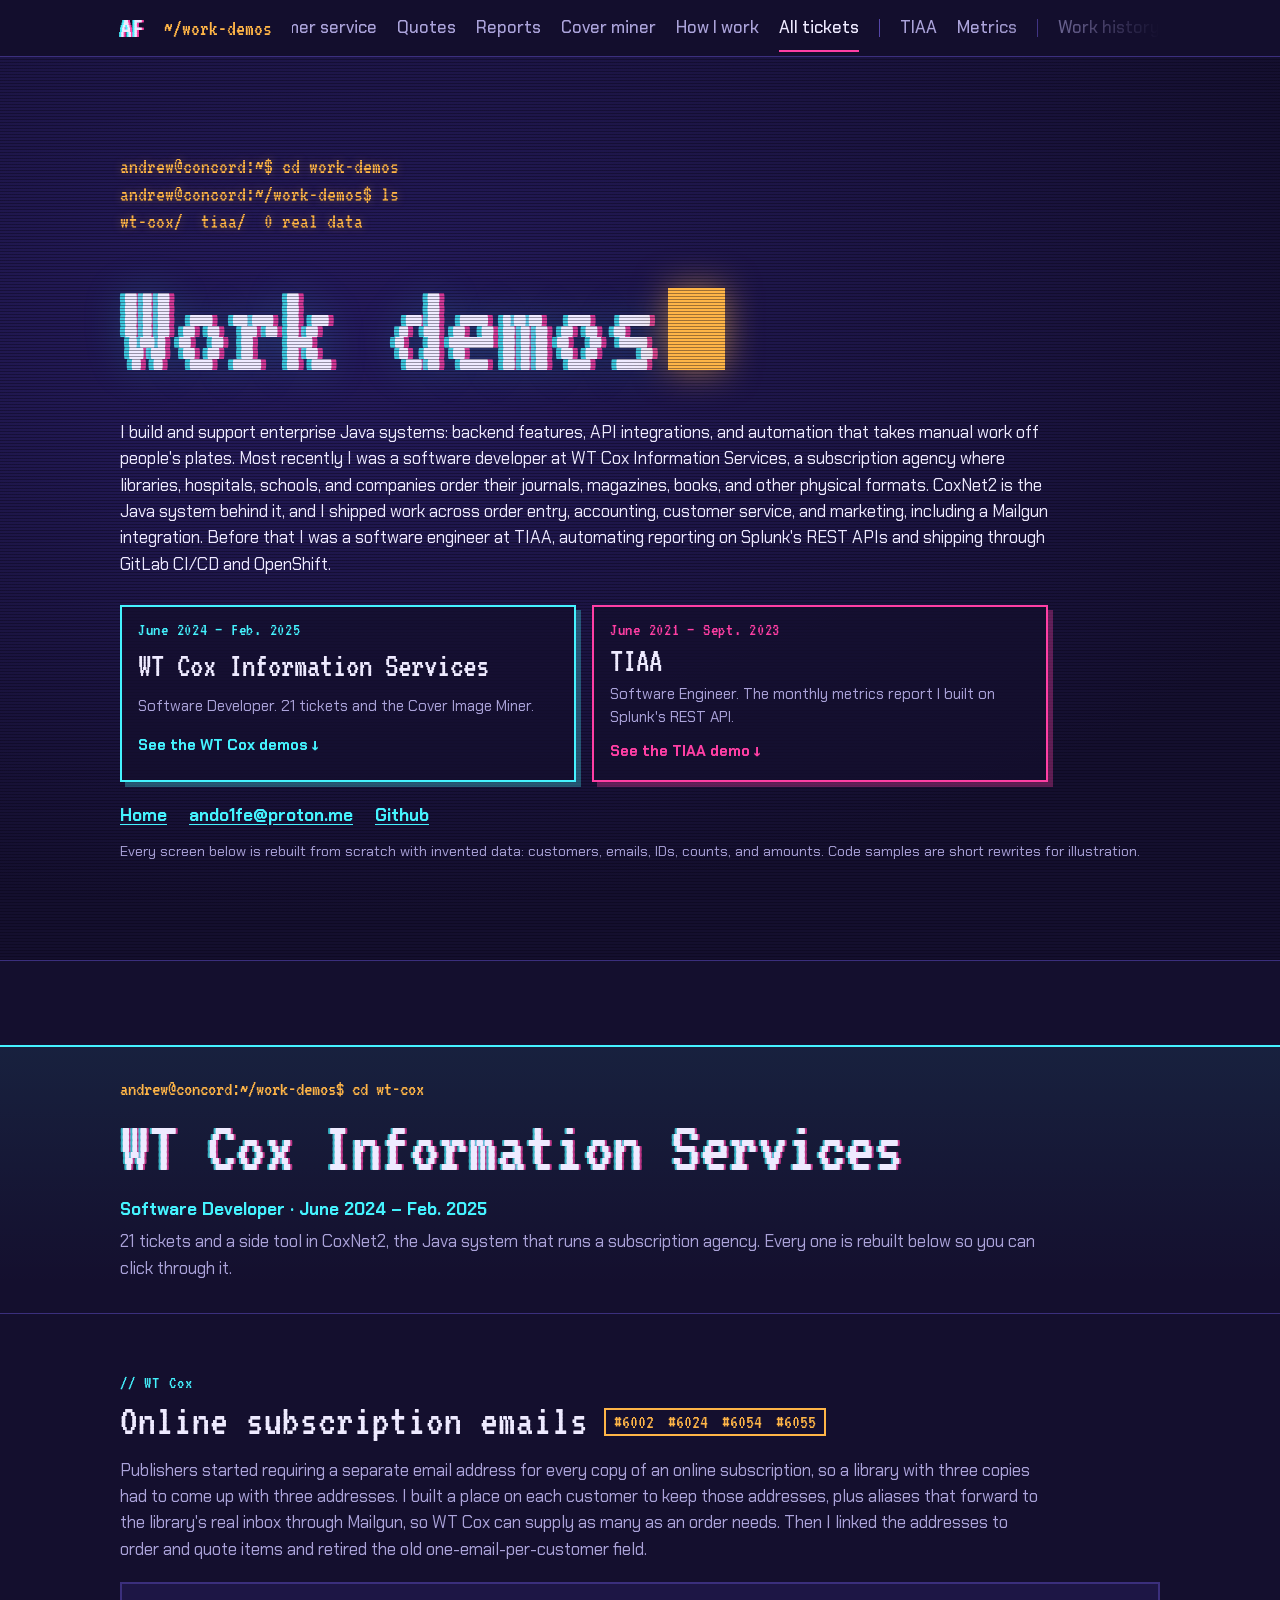
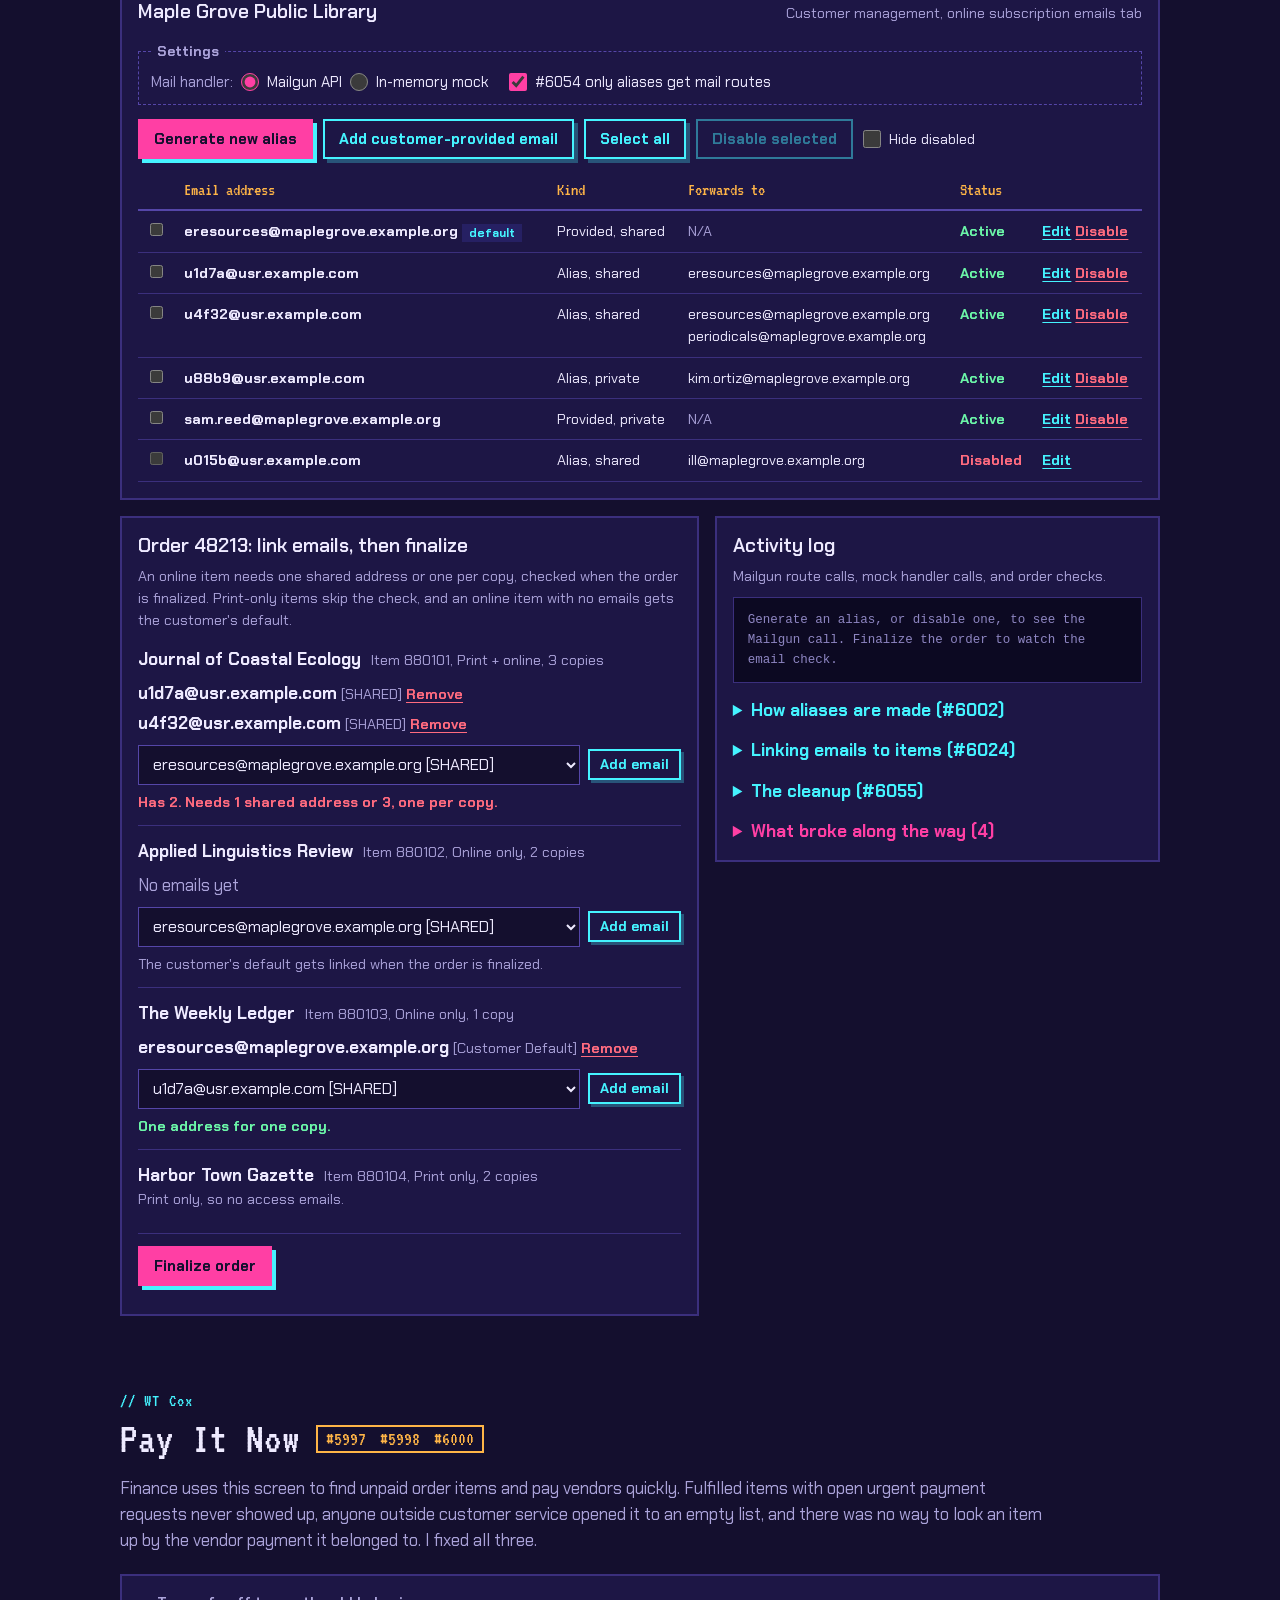
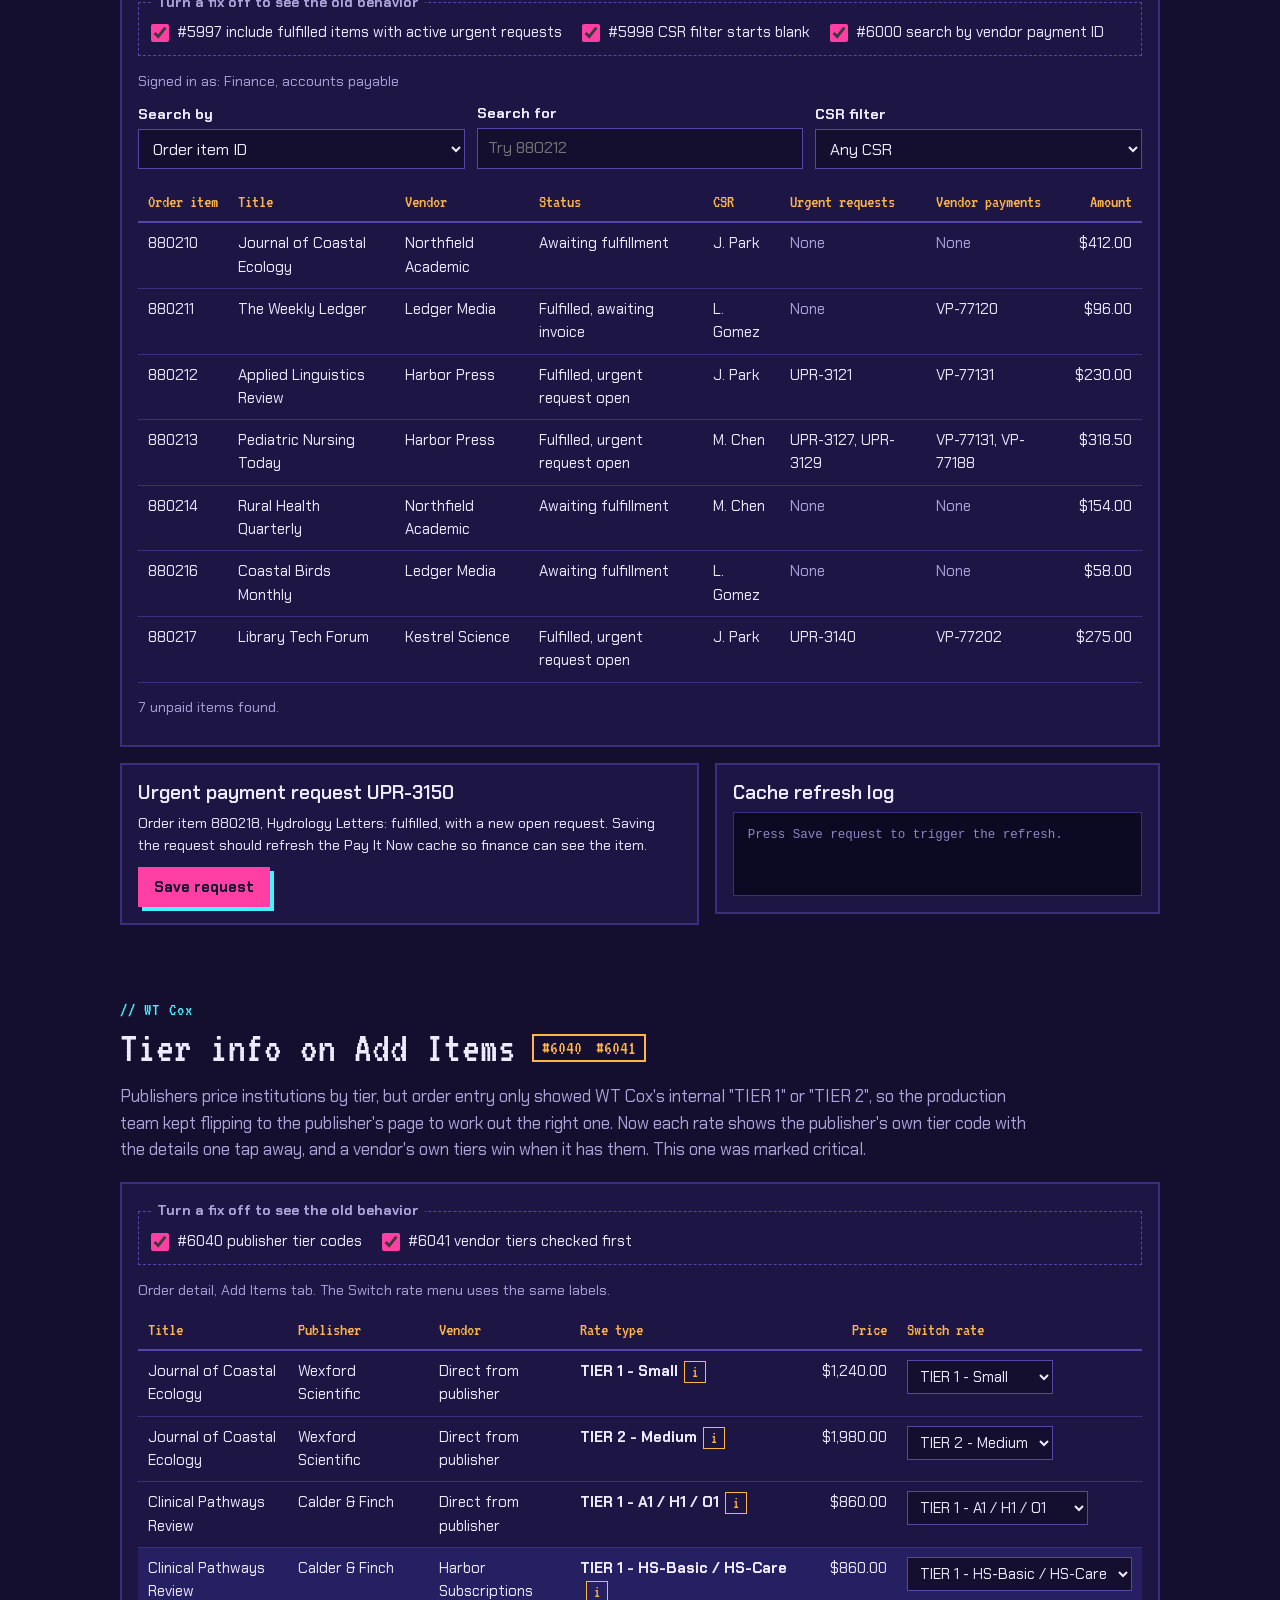
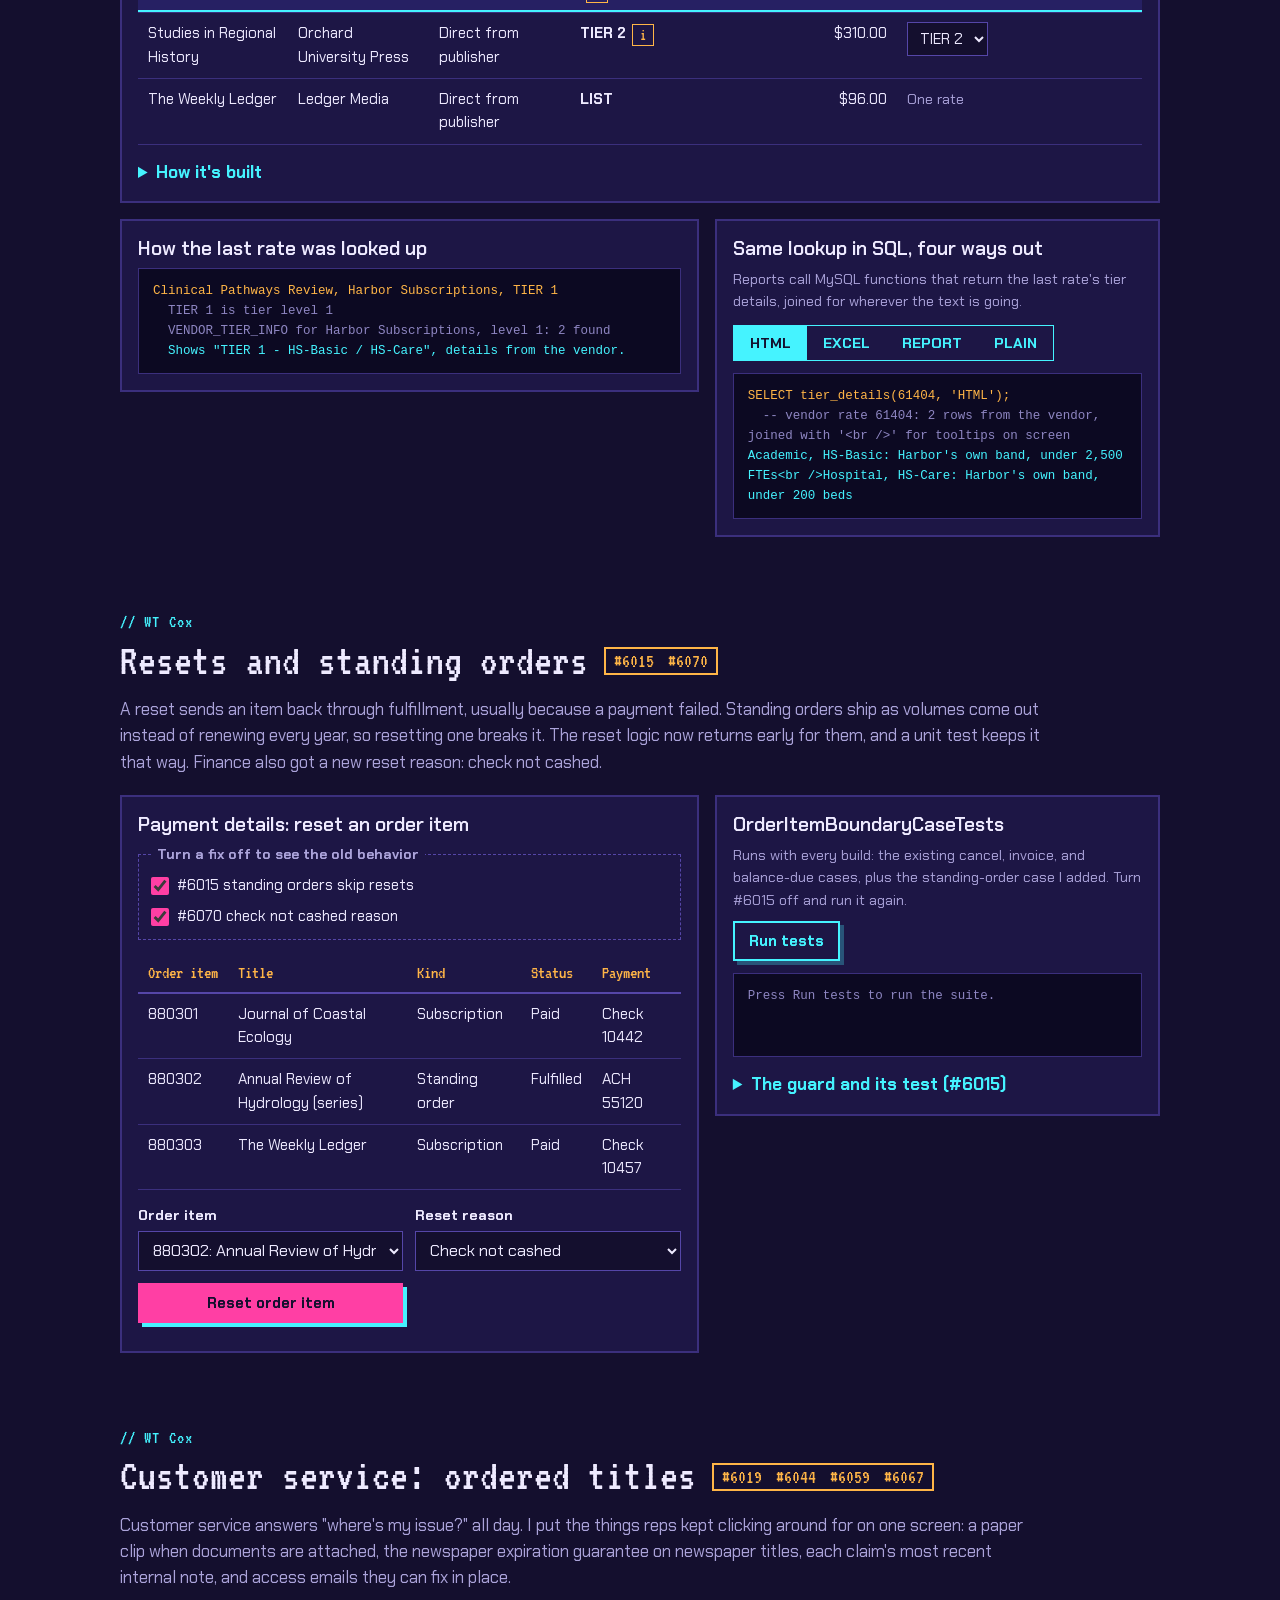
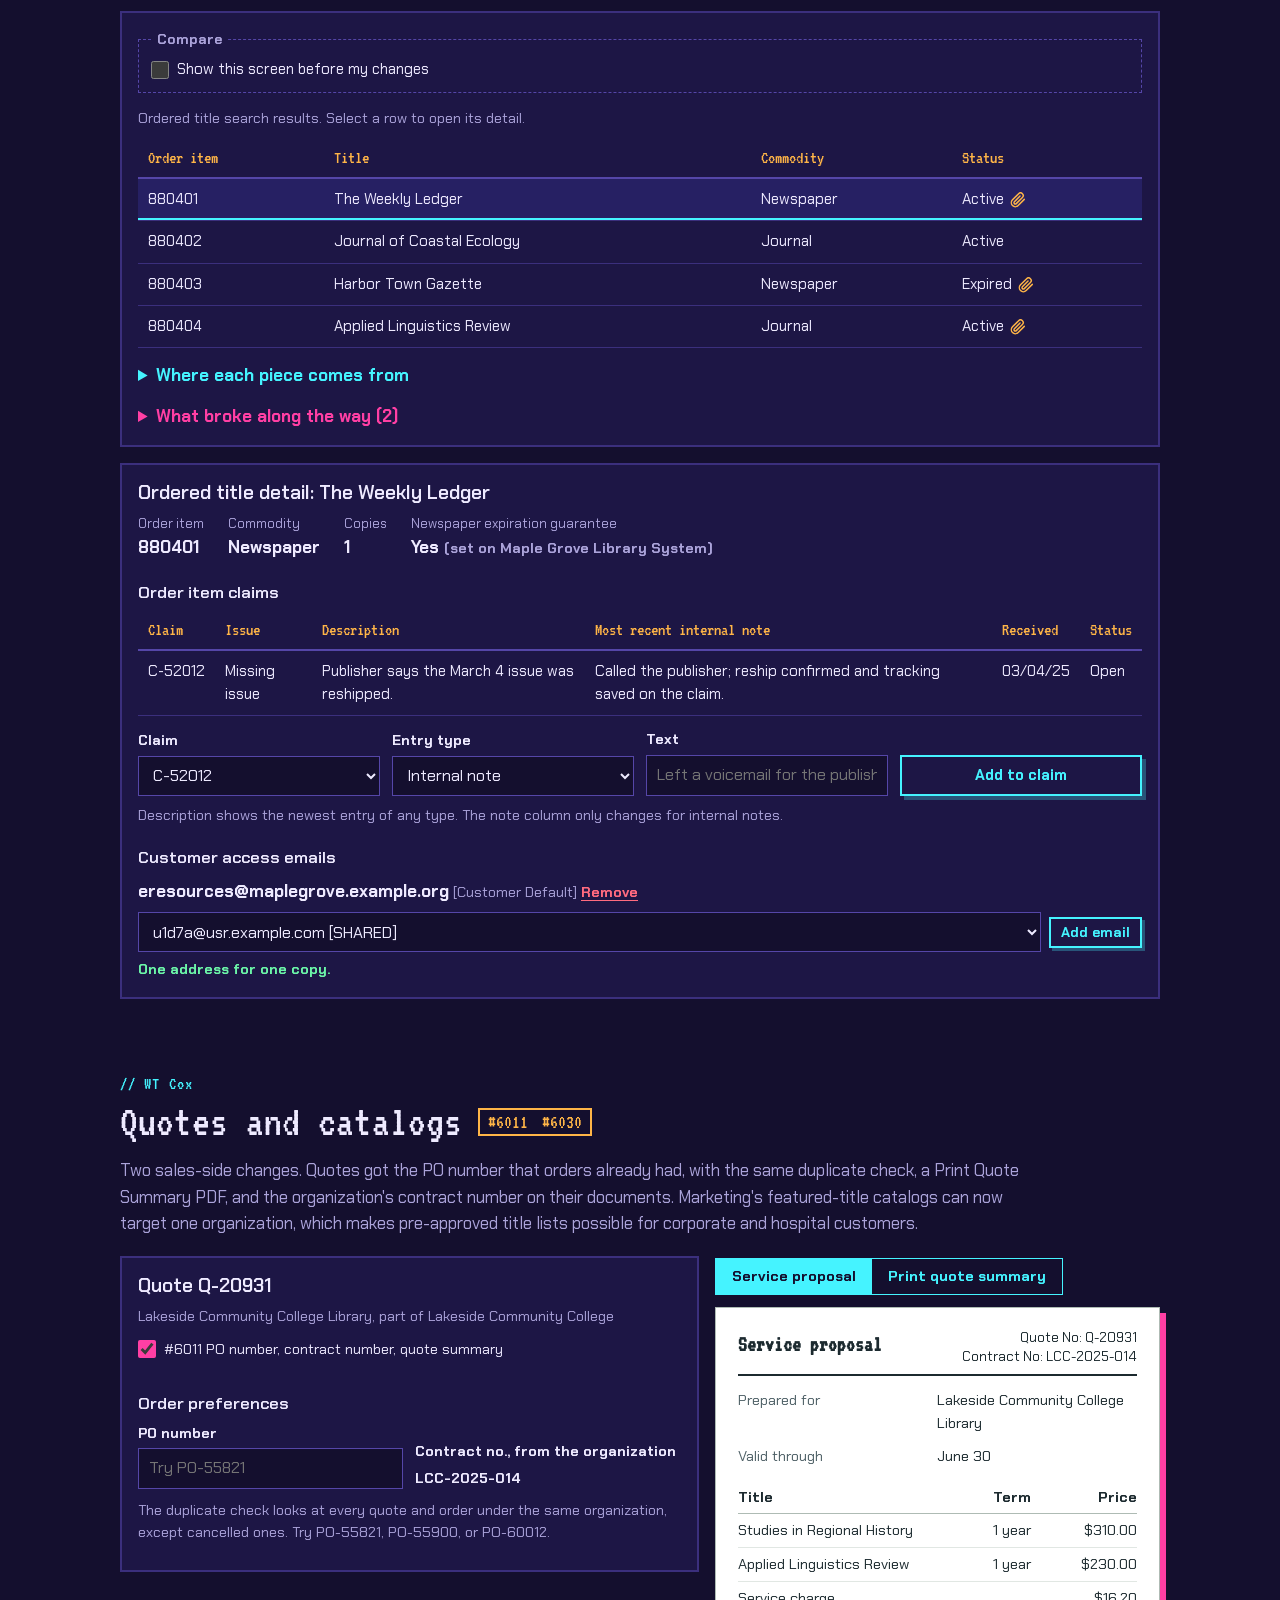
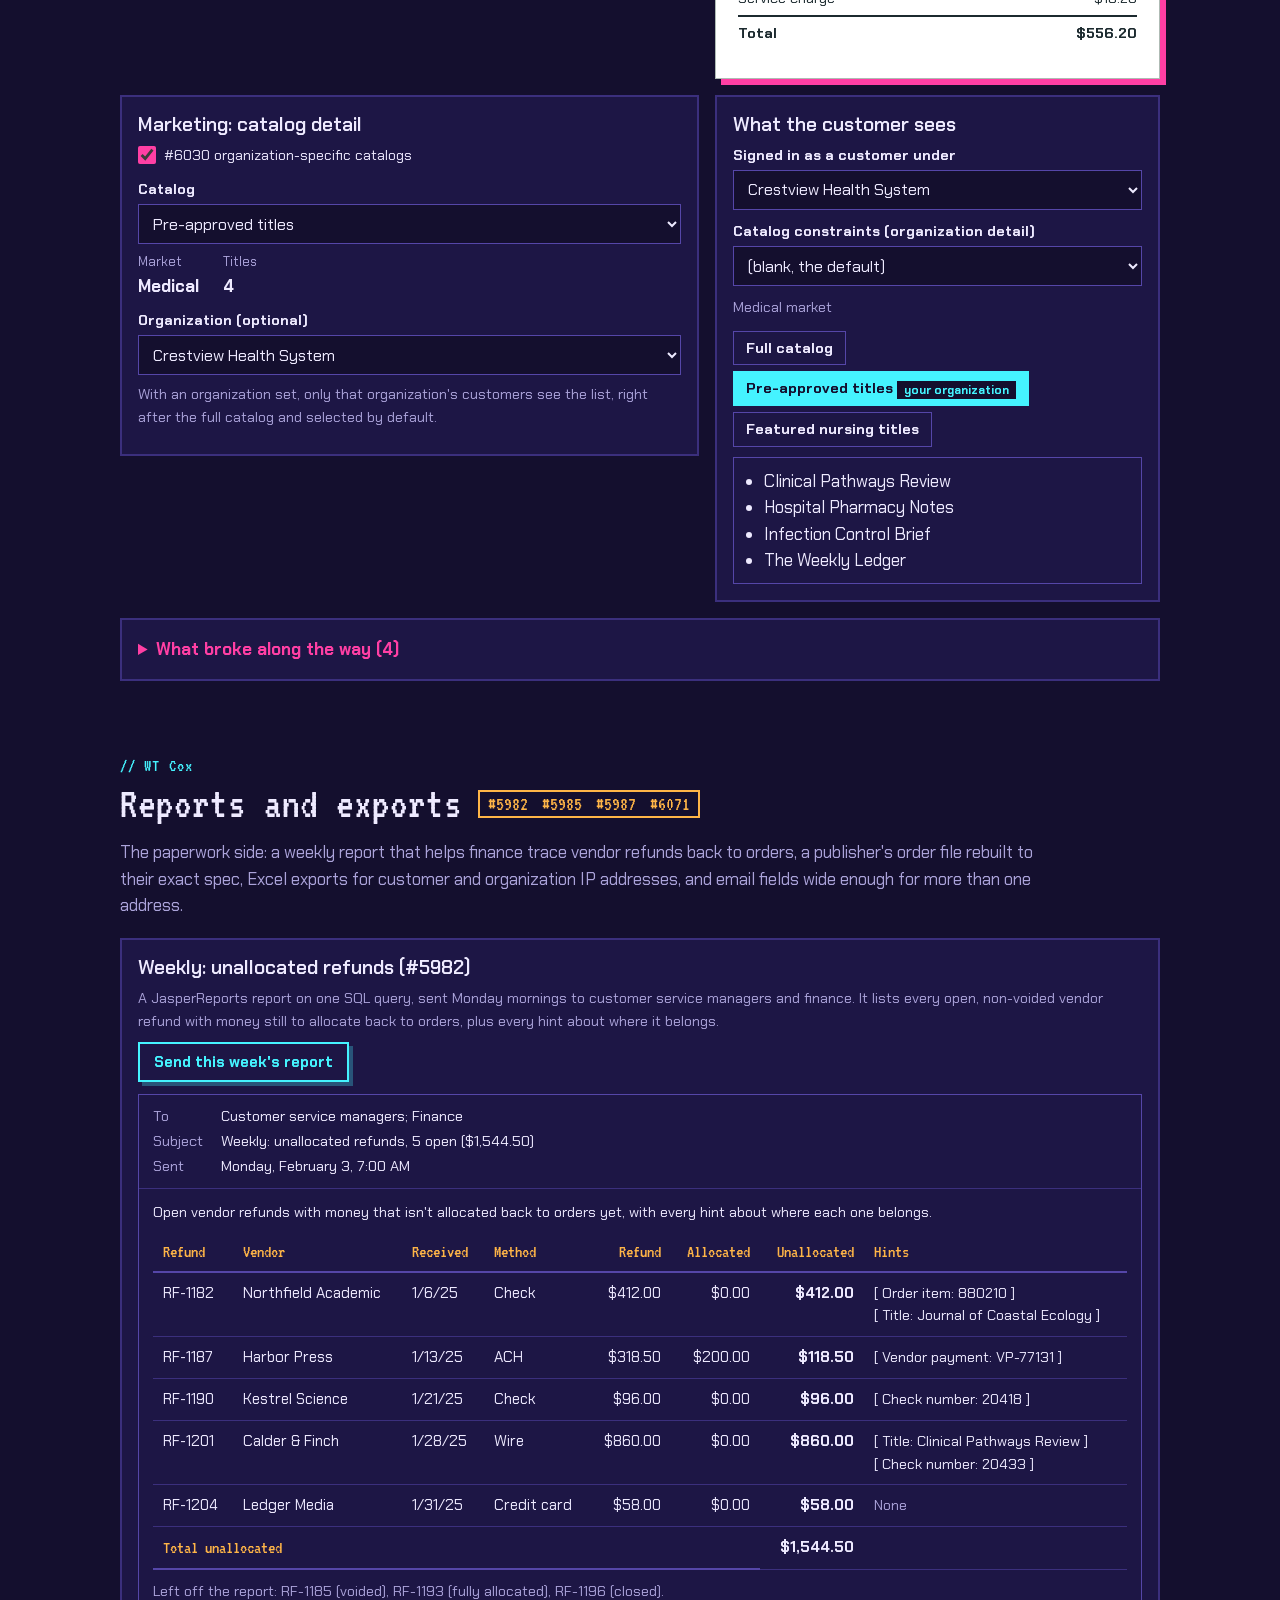
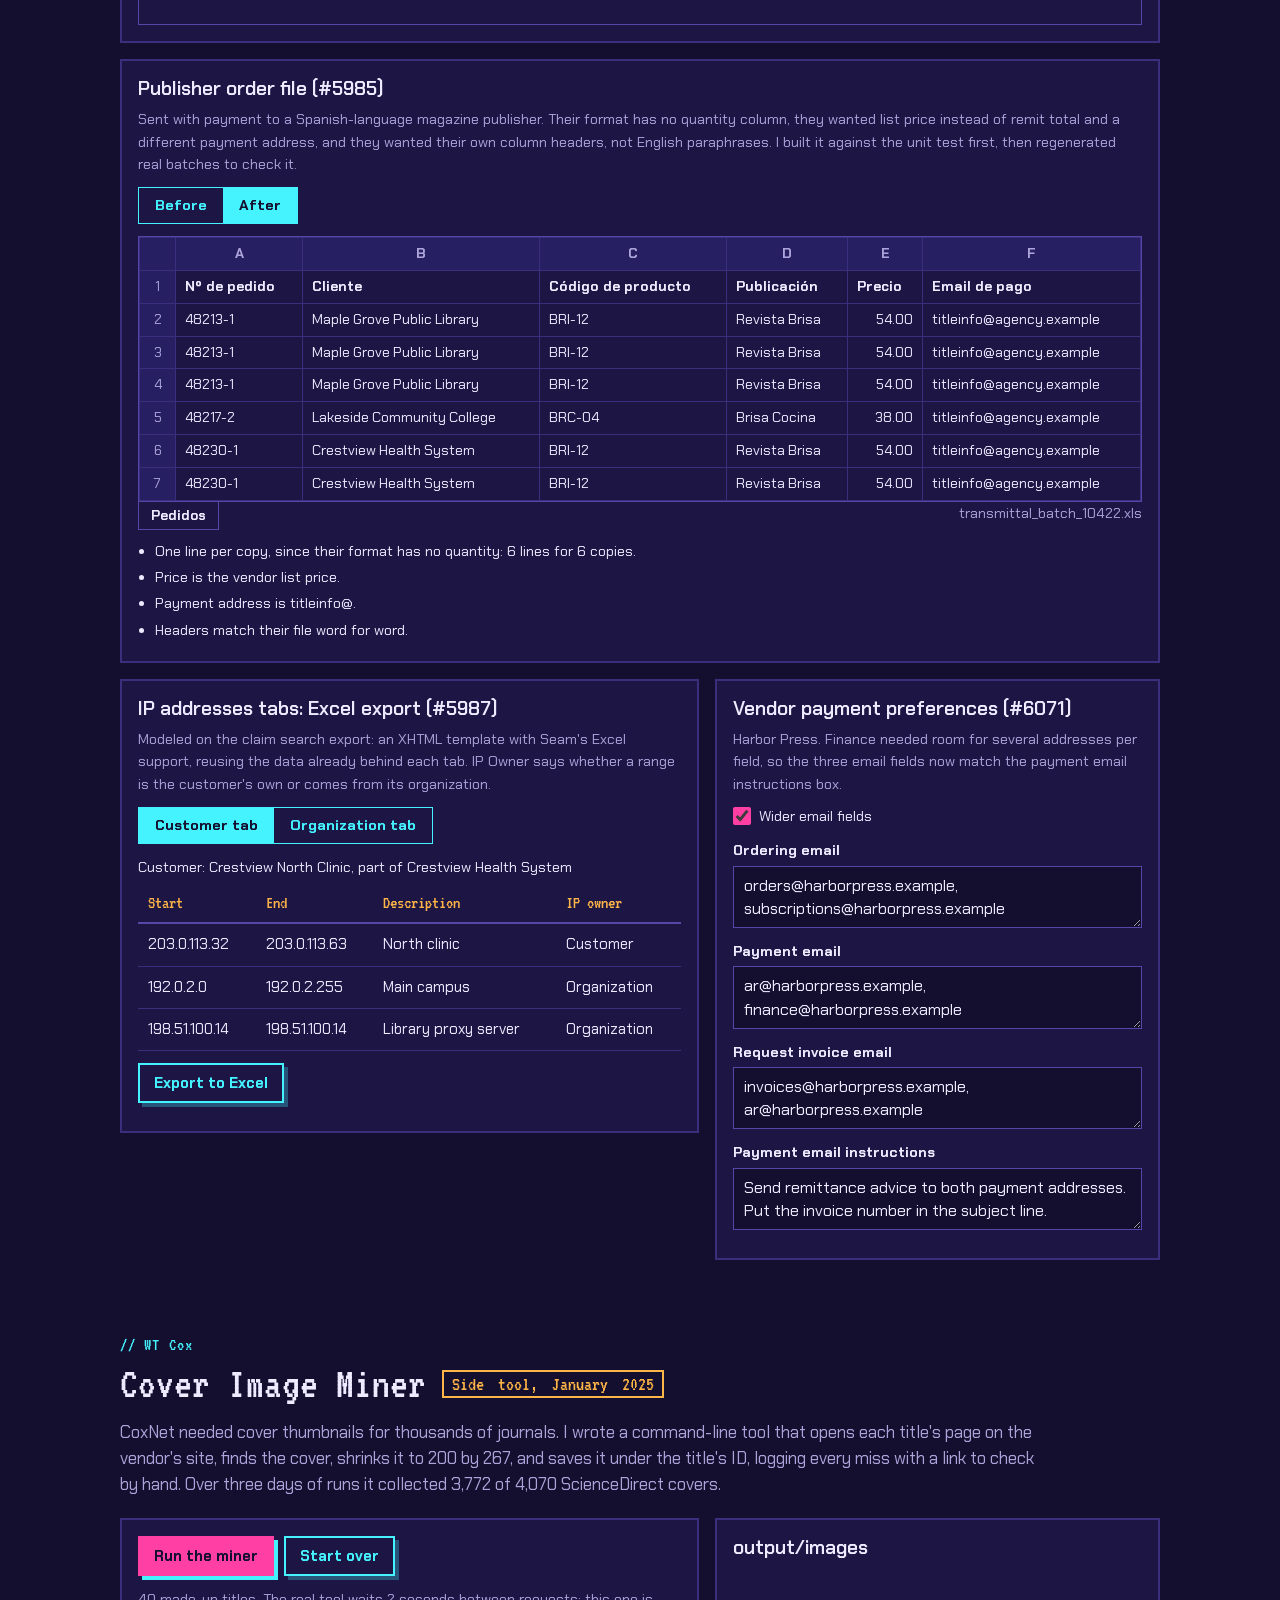
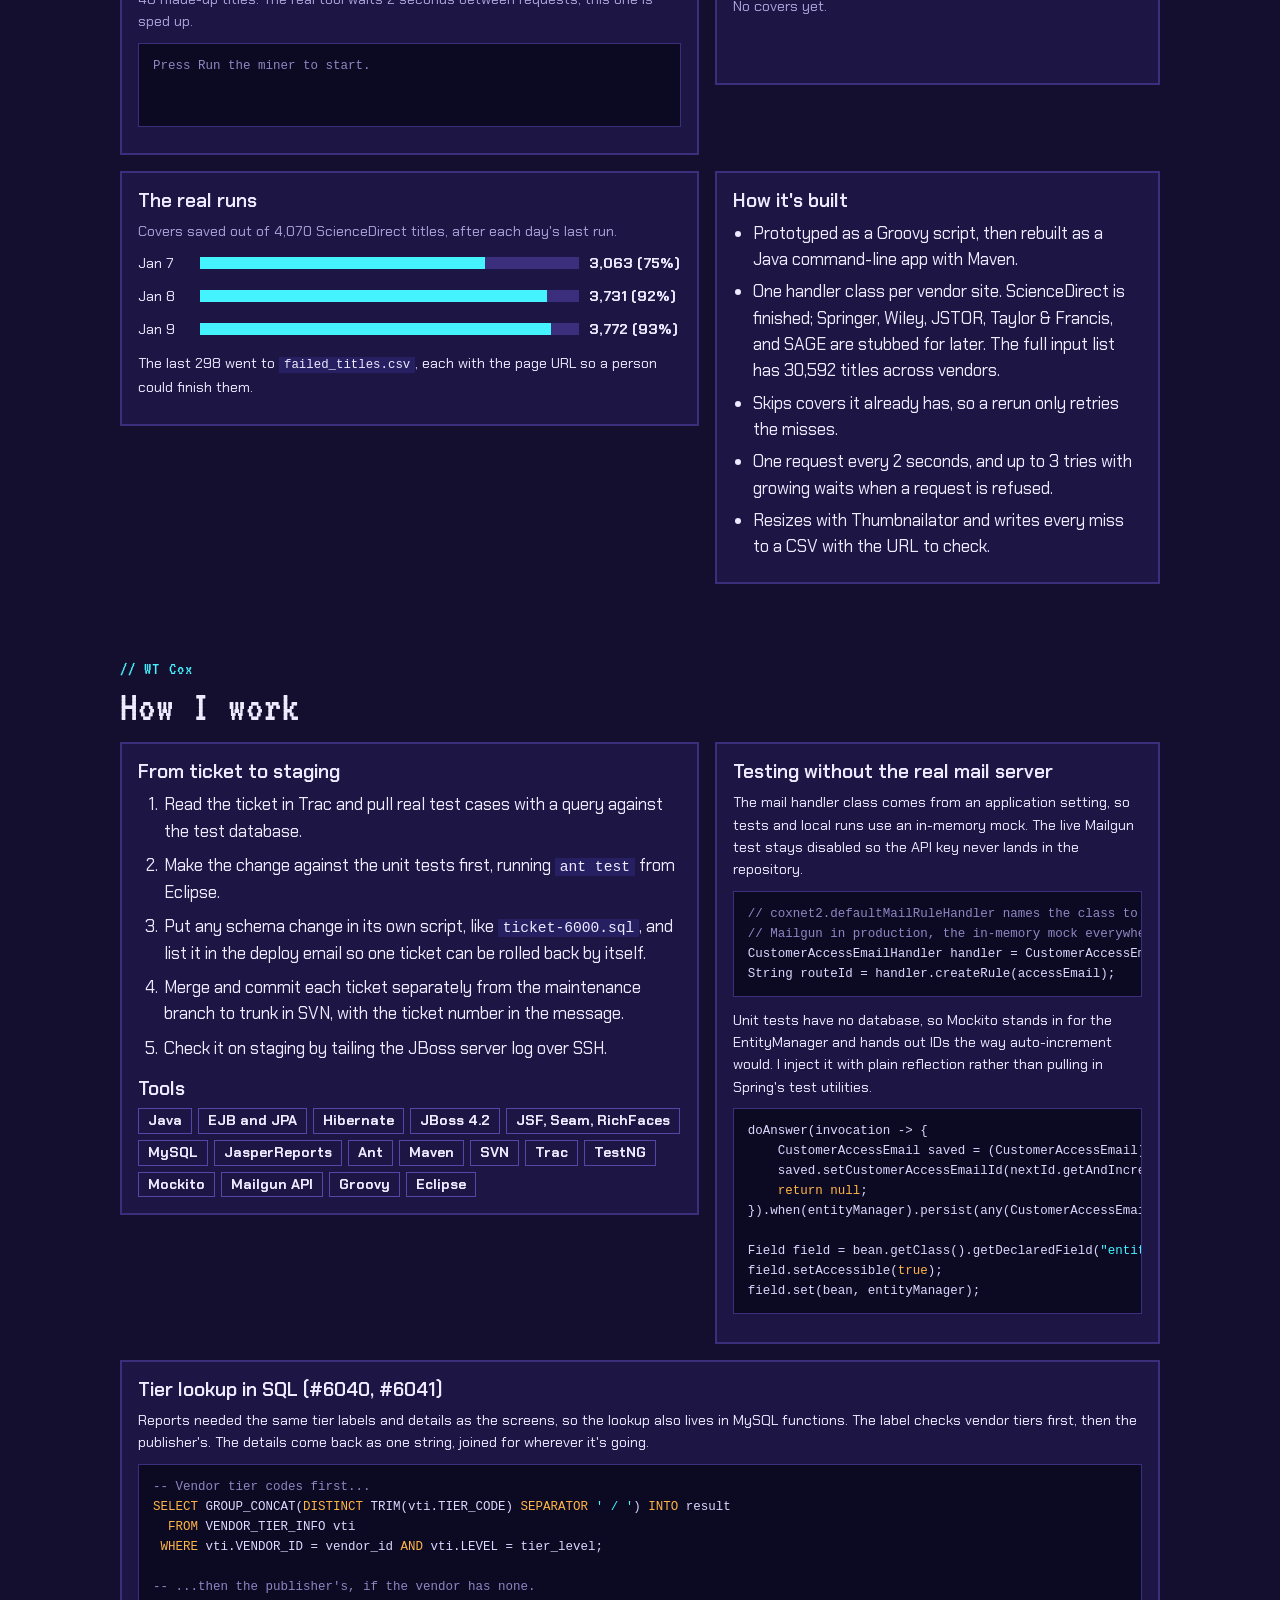
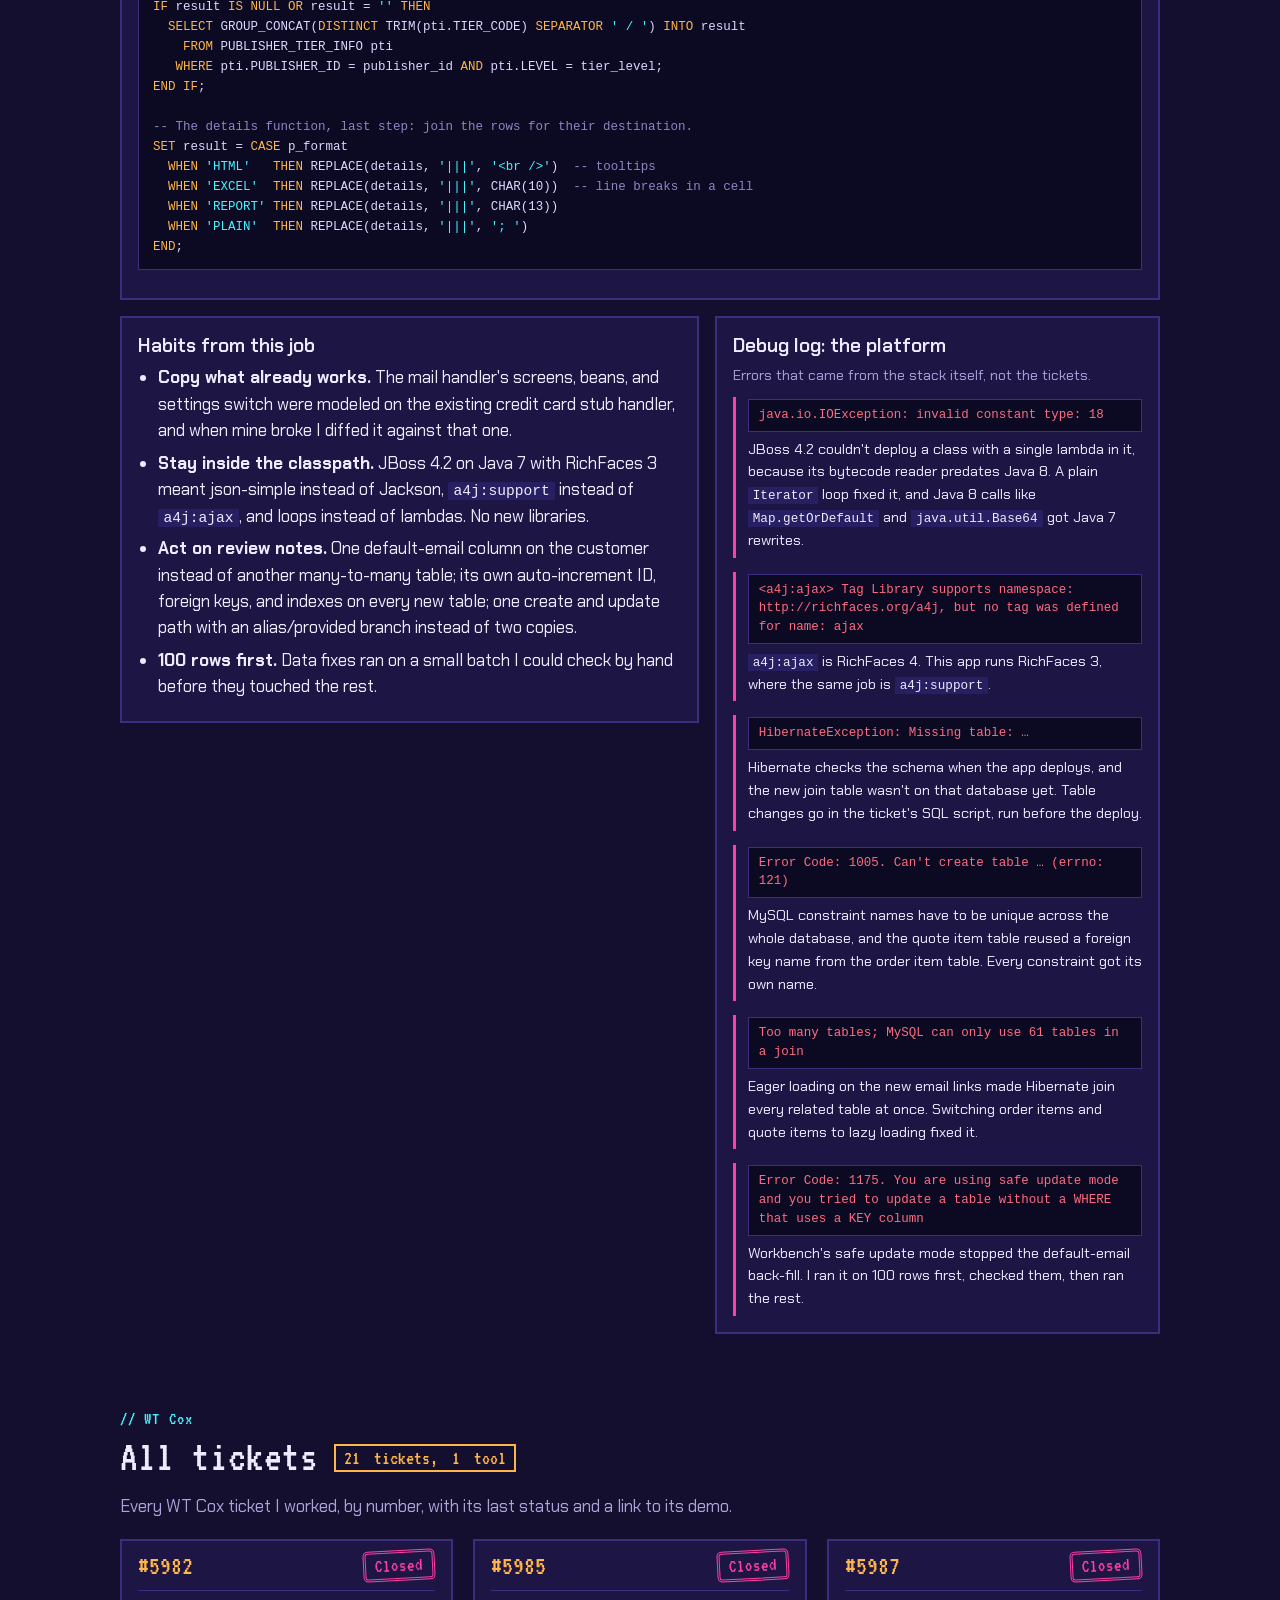
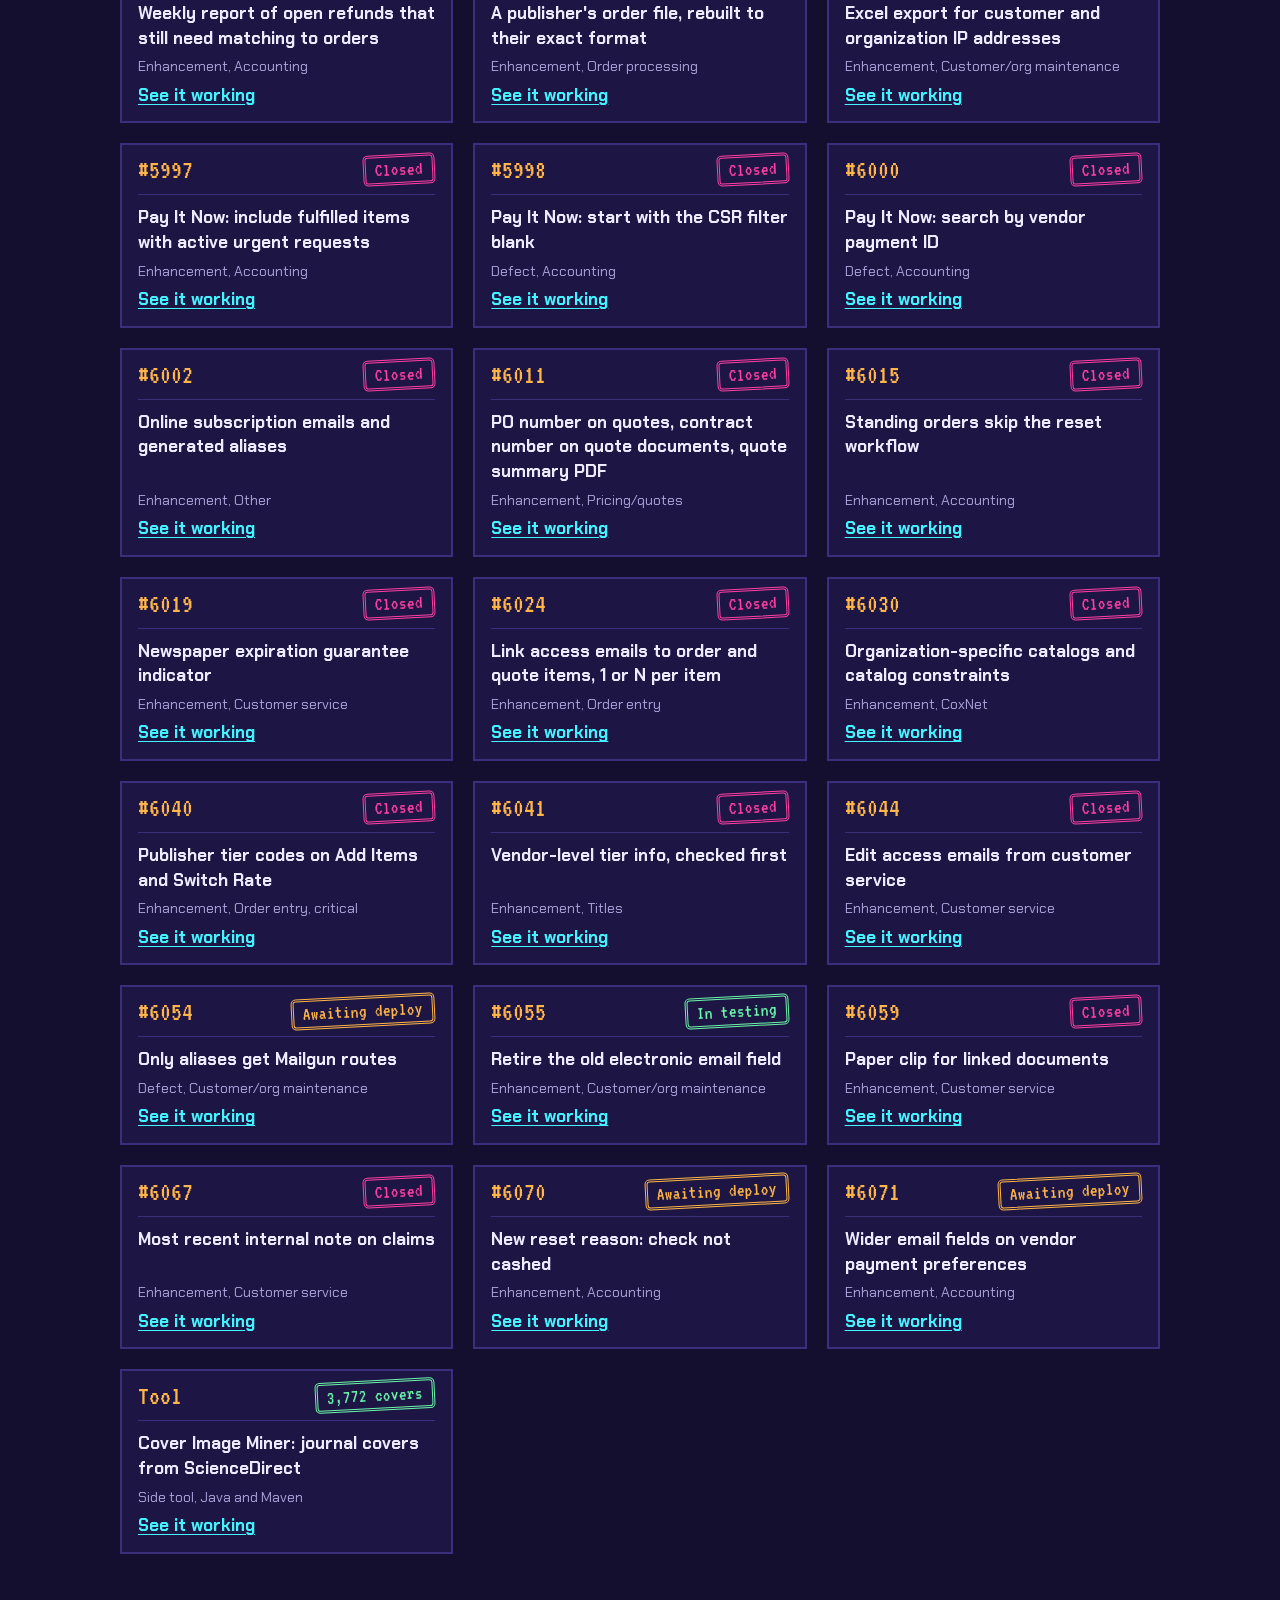
<file: work-demos/index.html>
<!doctype html>
<html lang="en">
<head>
<meta charset="utf-8">
<meta name="viewport" content="width=device-width, initial-scale=1">
<title>Andrew Felipe: work demos</title>
<meta name="description" content="Andrew Felipe, software engineer: working rebuilds of the features he shipped at WT Cox Information Services and the reporting job he built at TIAA, plus his work history.">
<link rel="preconnect" href="https://fonts.googleapis.com">
<link rel="preconnect" href="https://fonts.gstatic.com" crossorigin>
<link href="https://fonts.googleapis.com/css2?family=Chakra+Petch:ital,wght@0,400;0,600;0,700;1,400&family=VT323&display=swap" rel="stylesheet">
<meta name="theme-color" content="#140F2E">
<style>
:root{
  --glass:#140F2E; --magenta:#FF3FA4; --cyan:#45F3FF; --amber:#FFB547; --ok:#6BF5A8;
  --paper:#140F2E; --card:#1D1645; --ink:#EEEAFF; --ink-soft:#ABA3DA;
  --line:#3B2F7D; --line-strong:#5546A8;
  --green:#45F3FF; --on-green:#140F2E; --green-tint:#262063;
  --brass:#FFB547; --brass-tint:rgba(255,181,71,.13);
  --red:#FF6B7F; --red-tint:rgba(255,107,127,.14); --red-rule:#FF3FA4; --blue-rule:#3B2F7D;
  --code-bg:#0C0922; --code-ink:#DCD7FF; --code-dim:#8E86C2; --code-hi:#FFB547; --code-ok:#45F3FF; --code-warn:#FF6B7F;
  --focus:#45F3FF;
  --font-ui:"Chakra Petch", system-ui, -apple-system, "Segoe UI", Roboto, Helvetica, Arial, sans-serif;
  --font-slab:"VT323", "DejaVu Sans Mono", ui-monospace, monospace;
  --font-code:ui-monospace, "SF Mono", SFMono-Regular, Menlo, Consolas, "Liberation Mono", monospace;
  color-scheme:dark;
}
:root{box-sizing:border-box}
*,*::before,*::after{box-sizing:inherit}
html{scroll-padding-top:64px;-webkit-text-size-adjust:100%}
@media (prefers-reduced-motion:no-preference){html{scroll-behavior:smooth}}
body{margin:0;background:var(--paper);color:var(--ink);font-family:var(--font-ui);font-size:17px;line-height:1.55}
a{color:var(--green);text-underline-offset:3px}
a:hover{text-decoration-thickness:2px}
:focus-visible{outline:3px solid var(--focus);outline-offset:2px;border-radius:3px}
.wrap{max-width:1080px;margin:0 auto;padding-left:20px;padding-right:20px}
.sr{position:absolute;width:1px;height:1px;padding:0;margin:-1px;overflow:hidden;clip:rect(0,0,0,0);white-space:nowrap;border:0}
.skip{position:absolute;left:-9999px;top:8px}
.skip:focus{left:12px;z-index:60;background:var(--card);padding:8px 12px;border-radius:6px}
h1,h2,h3,h4{font-family:var(--font-slab);color:var(--ink)}
h2{font-weight:600;font-size:clamp(1.65rem,4.2vw,2.15rem);line-height:1.15;margin:0}
h3{font-weight:600;font-size:1.2rem;line-height:1.3;margin:0 0 6px}
h4{font-weight:600;font-size:1.05rem;margin:18px 0 6px}
p{margin:0 0 10px}
code{font-family:var(--font-code);font-size:.86em;background:var(--green-tint);padding:1px 5px;border-radius:4px}
.muted{color:var(--ink-soft)}
.small{font-size:.9rem}
.ok{color:var(--green);font-weight:700}
.err{color:var(--red);font-weight:700}
.err:empty,.ok:empty{display:none}

/* Hero: a library catalog card */
.hero{padding-top:36px;padding-bottom:12px}
.catcard{position:relative;max-width:800px;margin:0 12px 0 0;background-color:var(--card);border:1px solid var(--line-strong);border-radius:4px;
  padding:0 24px 56px 16px;
  background-image:linear-gradient(var(--red-rule),var(--red-rule)),repeating-linear-gradient(to bottom,transparent 0,transparent 31px,var(--blue-rule) 31px,var(--blue-rule) 32px);
  background-size:100% 2px,100% calc(100% - 88px);background-position:0 86px,0 88px;background-repeat:no-repeat;
  box-shadow:6px 6px 0 -1px var(--card),6px 6px 0 0 var(--line-strong),12px 12px 0 -1px var(--card),12px 12px 0 0 var(--line-strong)}
.cc-grid{display:grid;grid-template-columns:64px minmax(0,1fr);column-gap:14px}
.cc-head{grid-column:2;grid-row:1;height:86px;display:flex;align-items:flex-end;padding-bottom:8px}
.cc-head h1{margin:0;font-weight:700;font-size:clamp(2.1rem,6.4vw,3.3rem);line-height:1;letter-spacing:-.01em}
.callno{grid-column:1;grid-row:2;margin:0;padding-top:8px;font-family:var(--font-slab);font-weight:600;font-size:.92rem;line-height:16px;color:var(--ink-soft)}
.cc-body{grid-column:2;grid-row:2}
.cc-body p{margin:0 0 32px;line-height:32px;font-size:1.06rem}
.cc-body p:last-child{margin-bottom:0}
.tracings a{font-weight:700}
.hole{position:absolute;left:50%;bottom:16px;width:18px;height:18px;margin-left:-9px;border-radius:50%;background:var(--paper);border:1px solid var(--line-strong)}
.lede{max-width:68ch;margin:40px 0 12px;font-size:1.08rem}
.contact{display:flex;flex-wrap:wrap;gap:6px 22px;margin:0 0 12px;font-weight:700}
@media (max-width:560px){
  .catcard{padding:0 16px 52px 10px}
  .cc-grid{grid-template-columns:44px minmax(0,1fr);column-gap:10px}
  .callno{font-size:.78rem;line-height:14px}
  .cc-body p{font-size:1rem}
}

/* Section nav */
.toc{position:sticky;top:0;z-index:20;background:var(--paper);border-bottom:1px solid var(--line);margin-top:28px}
.toc ul{position:relative;list-style:none;margin:0 auto;padding:10px 20px;display:flex;gap:4px;overflow-x:auto;max-width:1080px;scrollbar-width:none}
.toc ul::-webkit-scrollbar{display:none}
@media (min-width:700px){.toc ul{flex-wrap:wrap;overflow-x:visible}}
.toc a{display:block;white-space:nowrap;padding:6px 8px;border-radius:6px;color:var(--ink);text-decoration:none;font-weight:700;font-size:.94rem}
.toc a:hover{background:var(--green-tint)}
.toc a[aria-current="true"]{background:var(--green);color:var(--on-green)}

/* Drawers (sections) */
.drawer{padding-top:60px}
.drawer-head{display:flex;flex-wrap:wrap;align-items:center;gap:10px 16px;margin-bottom:12px}
.plate{position:relative;display:inline-block;border:2px solid var(--brass);border-radius:5px;padding:2px 17px;color:var(--brass);background:var(--brass-tint);font-family:var(--font-slab);font-weight:600;font-size:.95rem;word-spacing:.25em}
.plate::before,.plate::after{content:"";position:absolute;top:50%;width:5px;height:5px;margin-top:-2.5px;border-radius:50%;background:var(--brass)}
.plate::before{left:5px}.plate::after{right:5px}
.why{max-width:58rem;color:var(--ink-soft);margin:0 0 20px}

.panel{position:relative;background:var(--card);border:1px solid var(--line);border-radius:8px;padding:16px;margin:0 0 16px;min-width:0}
.panel-head{display:flex;flex-wrap:wrap;justify-content:space-between;align-items:baseline;gap:4px 16px;margin-bottom:10px}
.panel-head p{margin:0}
.grid2{display:grid;gap:16px;grid-template-columns:minmax(0,1.3fr) minmax(0,1fr);margin:0 0 16px;align-items:start}
.grid2>.panel{margin:0}
@media (max-width:880px){.grid2{grid-template-columns:minmax(0,1fr)}}
.toolbar{display:flex;flex-wrap:wrap;gap:8px 10px;align-items:center;margin:0 0 12px}
.toolbar:last-child{margin-bottom:0}
fieldset.fixes{display:flex;flex-wrap:wrap;gap:8px 20px;margin:0 0 14px;padding:8px 12px 10px;border:1.5px dashed var(--line-strong);border-radius:8px;font-size:.94rem}
fieldset.fixes legend{font-weight:700;padding:0 6px;color:var(--ink-soft);font-size:.88rem}
.check{display:inline-flex;gap:8px;align-items:center;cursor:pointer}
.check input{width:18px;height:18px;margin:0;accent-color:var(--green);flex:none}

/* Controls */
.btn{font:inherit;font-weight:700;font-size:.95rem;line-height:1.2;padding:9px 14px;border-radius:7px;border:1.5px solid var(--green);background:var(--green);color:var(--on-green);cursor:pointer}
.btn:hover{filter:brightness(1.1)}
.btn.ghost{background:transparent;color:var(--green)}
.btn.ghost:hover{background:var(--green-tint);filter:none}
.btn.sm{padding:5px 10px;font-size:.88rem}
.btn:disabled{opacity:.45;cursor:not-allowed;filter:none}
.linkbtn{font:inherit;font-weight:700;background:none;border:0;padding:0;color:var(--green);text-decoration:underline;text-underline-offset:3px;cursor:pointer}
.linkbtn.danger{color:var(--red)}
input[type=text],input[type=email],input[type=search],select,textarea{font:inherit;font-size:16px;color:var(--ink);background:var(--card);border:1.5px solid var(--line-strong);border-radius:7px;padding:7px 10px;min-height:40px;max-width:100%}
select.sm{min-height:34px;padding:4px 8px;font-size:15px}
.f{display:grid;gap:4px;font-weight:700;font-size:.9rem;min-width:0}
.f input,.f select,.f textarea{width:100%;font-weight:400}
.formgrid{display:grid;gap:12px;grid-template-columns:repeat(auto-fit,minmax(210px,1fr));align-items:end}
.seg{display:inline-flex;border:1.5px solid var(--green);border-radius:8px;overflow:hidden;margin:2px 0 12px}
.seg label{padding:6px 16px;cursor:pointer;font-weight:700;font-size:.92rem;color:var(--green)}
.seg input{position:absolute;opacity:0;pointer-events:none}
.seg label:has(input:checked){background:var(--green);color:var(--on-green)}
.seg label:has(input:focus-visible){outline:3px solid var(--focus);outline-offset:-3px}
.tag{display:inline-block;font-size:.75rem;font-weight:700;line-height:1.5;padding:0 7px;border-radius:999px;background:var(--green-tint);color:var(--green);vertical-align:middle}
.info{width:22px;height:22px;padding:0;border-radius:50%;border:1.5px solid var(--brass);color:var(--brass);background:var(--brass-tint);font:700 13px/1 var(--font-slab);cursor:pointer;vertical-align:middle;margin-left:6px}
.info[aria-expanded="true"]{background:var(--brass);color:var(--card)}

/* Tables */
.scroll-x{position:relative;overflow-x:auto;-webkit-overflow-scrolling:touch}
table.t{width:100%;border-collapse:collapse;font-size:.94rem}
.t th{text-align:left;font-weight:700;color:var(--ink-soft);padding:8px 10px;border-bottom:2px solid var(--line);white-space:nowrap}
.t td{padding:9px 10px;border-bottom:1px solid var(--line);vertical-align:top}
.t .num{text-align:right;font-variant-numeric:tabular-nums;white-space:nowrap}
.t tr.click{cursor:pointer}
.t tr.click:hover td{background:var(--green-tint)}
.t tr.sel td{background:var(--green-tint);box-shadow:inset 0 -2px 0 var(--green)}
.t td.actions{white-space:nowrap}
@media (min-width:641px){#aliasTable{font-size:.9rem}#aliasTable th,#aliasTable td{padding-left:8px;padding-right:8px}}
#aliasTable td.kind{white-space:nowrap}
.tracings .tr{white-space:nowrap}
.t .rate{font-weight:700;white-space:nowrap}
.tier-row td{background:var(--brass-tint)}
.tier-list{margin:0 0 4px;padding-left:1.2em}
@keyframes flash{from{background:var(--brass-tint)}to{background:transparent}}
.flash td{animation:flash 2s ease-out}
.clip{display:inline-flex;align-items:center;gap:2px;color:var(--brass);font-weight:700;font-size:.85rem;vertical-align:middle;margin-left:6px}
.clip svg{width:16px;height:16px}

/* Sub-forms and email pickers */
.subform{border:1.5px solid var(--green);border-radius:8px;padding:12px 14px;margin:0 0 14px;background:var(--green-tint)}
.subform h4{margin:0 0 10px}
.subform .addr{display:block;font-weight:700;padding:8px 0;word-break:break-all}
.oi{padding:12px 0;border-bottom:1px solid var(--line)}
.oi:first-child{padding-top:4px}
.oi-h{display:flex;flex-wrap:wrap;gap:2px 10px;align-items:baseline}
.ee-list{list-style:none;margin:6px 0;padding:0}
.ee-list li{padding:2px 0;word-break:break-word}
.ee-add{display:flex;gap:8px;flex-wrap:wrap;align-items:center;margin:4px 0 6px}
.ee-add select{flex:1 1 220px;min-width:0}
.ee .addr{font-weight:700}
.ee p{margin:4px 0 0}
.facts{display:flex;flex-wrap:wrap;gap:8px 24px;margin:8px 0 6px}
.facts dt{font-size:.82rem;color:var(--ink-soft)}
.facts dd{margin:0;font-weight:700}

/* Consoles and code */
.console,pre.code{background:var(--code-bg);color:var(--code-ink);font-family:var(--font-code);font-size:12.5px;line-height:1.6;border-radius:8px;padding:12px 14px;margin:0}
.console{max-height:300px;min-height:84px;overflow:auto;white-space:pre-wrap;word-break:break-word}
pre.code{overflow-x:auto;white-space:pre;margin:8px 0 12px}
.console .d,pre.code .c{color:var(--code-dim)}
.console .h,pre.code .k{color:var(--code-hi)}
.console .g,pre.code .s{color:var(--code-ok)}
.console .w{color:var(--code-warn)}
details.more{margin-top:14px}
details.more summary{cursor:pointer;font-weight:700;color:var(--green)}
details.more[open] summary{margin-bottom:8px}

/* Stamps */
.stamp{display:inline-block;font-family:var(--font-slab);font-weight:700;font-size:.92rem;line-height:1.25;color:var(--red);border:3px double currentColor;border-radius:5px;padding:1px 9px;transform:rotate(-3deg);white-space:nowrap}
.stamp.brass{color:var(--brass)}
.stamp.green{color:var(--green)}
@keyframes thunk{0%{transform:scale(1.7) rotate(-9deg);opacity:0}100%{transform:scale(1) rotate(-3deg);opacity:1}}
.stamp.pop{animation:thunk .28s ease-out}

/* Printed proposal (stays paper-white in dark mode) */
.paper{background:#FFFFFF;color:#1C2A2F;border:1px solid #AEBBB4;border-radius:4px;padding:20px 22px;font-size:.92rem;min-width:0}
.paper .doc-h{display:flex;justify-content:space-between;align-items:baseline;gap:10px;border-bottom:2px solid #1C2A2F;padding-bottom:8px;margin-bottom:8px;font-family:var(--font-slab)}
.paper .doc-h strong{font-size:1.35rem}
.paper table{width:100%;border-collapse:collapse;margin:8px 0}
.paper th,.paper td{text-align:left;padding:5px 0;vertical-align:top}
.paper .doc-meta th{width:50%;color:#4F6167;font-weight:400;padding-right:10px}
.paper .doc-items thead th{border-bottom:1px solid #AEBBB4;font-weight:700}
.paper .doc-items tbody td{border-bottom:1px solid #E1E7E3}
.paper tfoot th,.paper tfoot td{font-weight:700;border-top:2px solid #1C2A2F}
.paper .num{text-align:right}
.paper .faint{color:#7A8B86;font-style:italic}
.paper tr.hilite td,.paper tr.hilite th{background:#F4EAD5}

/* Catalog preview */
.tabs{display:flex;gap:6px;flex-wrap:wrap;margin:12px 0 10px}
.tab{font:inherit;font-weight:700;font-size:.92rem;padding:5px 12px;border-radius:999px;border:1.5px solid var(--line-strong);background:transparent;color:var(--ink);cursor:pointer}
.tab.on{background:var(--green);border-color:var(--green);color:var(--on-green)}
.tab.on .tag{background:var(--on-green);color:var(--green)}
.titles{margin:0;padding:10px 12px 10px 30px;border:1.5px solid var(--line-strong);border-radius:8px}

/* Spreadsheet previews and mail */
.sheet{position:relative;border:1px solid var(--line-strong);border-radius:6px 6px 0 6px;overflow:auto;background:var(--card)}
.sheet table{border-collapse:collapse;font-size:.88rem;min-width:100%}
.sheet th,.sheet td{border:1px solid var(--line);padding:5px 9px;white-space:nowrap;text-align:left}
.sheet thead th{background:var(--green-tint);color:var(--ink-soft);font-weight:700;text-align:center}
.sheet tbody th{background:var(--green-tint);color:var(--ink-soft);font-weight:400;text-align:center;width:36px}
.sheet tr.hdr td{font-weight:700}
.sheet .num{text-align:right;font-variant-numeric:tabular-nums}
.sheet-foot{display:flex;flex-wrap:wrap;justify-content:space-between;align-items:flex-start;gap:6px 12px;margin:0 0 10px}
.sheet-tab{display:inline-block;font-size:.85rem;font-weight:700;padding:3px 12px;border:1px solid var(--line-strong);border-top:0;border-radius:0 0 6px 6px;background:var(--card)}
.diffs{margin:6px 0 0;padding-left:1.2em}
.diffs li{margin:0 0 4px}
.mail{border:1px solid var(--line-strong);border-radius:8px;overflow:hidden;background:var(--card)}
.mail-h{display:grid;gap:2px;padding:10px 14px;border-bottom:1px solid var(--line);font-size:.92rem}
.mail-h b{display:inline-block;min-width:64px;color:var(--ink-soft);font-weight:400}
.mail-b{padding:12px 14px}
.widen-row{display:grid;gap:4px;margin:0 0 12px}
.widen-row textarea{width:100%;resize:vertical;line-height:1.45}
.widen-row.narrow input{width:15ch}

/* Cover miner */
.covers{display:grid;gap:8px;grid-template-columns:repeat(auto-fill,minmax(62px,1fr));min-height:90px}
.cover{position:relative;aspect-ratio:200/267;border-radius:2px;padding:5px;color:#FFFFFF;background:var(--c);background-image:linear-gradient(to bottom,rgba(255,255,255,.2) 0,rgba(255,255,255,.2) 24%,transparent 24%);font-family:var(--font-slab);font-weight:600;font-size:9px;line-height:1.15;display:flex;flex-direction:column;justify-content:space-between;overflow:hidden;box-shadow:inset 0 0 0 1px rgba(0,0,0,.15)}
.cover .cv-i{font-family:var(--font-ui);font-weight:400;font-size:7.5px;opacity:.85}
@keyframes pop{from{transform:scale(.85);opacity:0}to{transform:scale(1);opacity:1}}
.cover.new{animation:pop .25s ease-out}
.empty{color:var(--ink-soft);font-size:.92rem;grid-column:1/-1;align-self:center}
.progress{font-family:var(--font-code);font-size:12.5px;margin:10px 0 0;white-space:pre;overflow-x:auto}
.bars{display:grid;gap:10px;margin:6px 0 12px}
.bar{display:grid;grid-template-columns:52px minmax(0,1fr) 92px;gap:10px;align-items:center;font-size:.92rem}
.bar .track{height:12px;background:var(--line);border-radius:6px;overflow:hidden}
.bar .fill{display:block;height:100%;background:var(--green)}
.bar .val{font-variant-numeric:tabular-nums;font-weight:700}
ul.plain{margin:0;padding-left:1.2em}
ul.plain li{margin:0 0 6px}
ol.steps{margin:0 0 16px;padding-left:1.4em}
ol.steps li{margin:0 0 8px;padding-left:2px}
ul.chips{list-style:none;margin:0;padding:0;display:flex;flex-wrap:wrap;gap:6px}
ul.chips li{border:1.5px solid var(--line-strong);border-radius:6px;padding:1px 9px;font-size:.88rem;font-weight:700}

/* Work history */
ol.jobs{list-style:none;margin:0 0 20px 7px;padding:0;border-left:2px solid var(--line-strong)}
.job{position:relative;padding:0 0 22px 24px;max-width:58rem}
.job:last-child{padding-bottom:4px}
.job::before{content:"";position:absolute;left:-9px;top:7px;width:12px;height:12px;border-radius:50%;background:var(--paper);border:3px solid var(--green)}
.job-h{display:flex;flex-wrap:wrap;align-items:center;gap:6px 14px;margin:0 0 6px}
.job-h h3{margin:0}
.job-h .plate{word-spacing:normal}
.job p{margin:0 0 6px}
.skills{margin:0;display:grid;gap:10px}
.skills dt{font-weight:700;font-size:.88rem;color:var(--ink-soft)}
.skills dd{margin:0}

/* Ticket index cards */
.cards{display:grid;gap:20px;grid-template-columns:repeat(auto-fill,minmax(250px,1fr))}
.tcard{display:flex;flex-direction:column;background-color:var(--card);border:1px solid var(--line-strong);border-radius:3px;padding:0 16px 10px;
  background-image:linear-gradient(var(--red-rule),var(--red-rule)),repeating-linear-gradient(to bottom,transparent 0,transparent 23px,var(--blue-rule) 23px,var(--blue-rule) 24px);
  background-size:100% 2px,100% calc(100% - 52px);background-position:0 50px,0 52px;background-repeat:no-repeat}
.tcard .top{height:50px;display:flex;align-items:center;justify-content:space-between;gap:8px}
.tcard .no{font-family:var(--font-slab);font-weight:700;font-size:1.4rem}
.tcard .body{flex:1;display:flex;flex-direction:column;padding-top:2px}
.tcard p{margin:0;line-height:24px}
.tcard .tt{font-weight:700;flex:1}
.tcard .meta{color:var(--ink-soft);font-size:.88rem}
.tcard a{font-weight:700}
.foot{margin-top:64px;padding-top:24px;padding-bottom:48px;border-top:1px solid var(--line);color:var(--ink-soft);font-size:.92rem}

/* Tables become label/value lists on phones */
@media (max-width:640px){
  table.stack thead{position:absolute;width:1px;height:1px;overflow:hidden;clip:rect(0,0,0,0)}
  table.stack,table.stack tbody,table.stack tfoot,table.stack tr{display:block;width:100%}
  table.stack tr{padding:8px 0;border-bottom:1px solid var(--line)}
  /* Values indent the same distance in every cell, even cells with smaller text (9.4em at the table's .94rem size) */
  table.stack td{display:block;position:relative;border:0;padding:3px 2px 3px calc(9.4 * .94rem);min-height:1.7em}
  table.stack td > input[type=checkbox]{margin-left:0}
  table.stack td.em{overflow-wrap:anywhere}
  table.stack td::before{content:attr(data-label);position:absolute;left:2px;top:5px;width:10em;white-space:nowrap;color:var(--ink-soft);font-size:.84rem;font-weight:700;line-height:1.35}
  table.stack td:not([data-label]){padding-left:2px}
  table.stack td:not([data-label])::before{content:none}
  table.stack td.num{text-align:left}
  table.stack tr.sel{background:var(--green-tint)}
  table.stack tr.sel td{box-shadow:none;background:transparent}
  table.stack tfoot tr{display:flex;justify-content:space-between;border-bottom:0}
  table.stack tfoot th,table.stack tfoot td{display:block;border:0;padding:8px 2px}
  table.stack tfoot td::before{content:none}
  table.stack tfoot td:empty{display:none}
}
@media (prefers-reduced-motion:reduce){
  *,*::before,*::after{animation:none !important;transition:none !important}
}
/* ===== 90s cyberpunk skin, matching the home page ===== */
body{background:var(--glass)}
::selection{background:var(--magenta);color:var(--glass)}
a{color:var(--cyan)}
h1,h2{font-family:var(--font-slab);font-weight:400}
h2{font-size:clamp(2rem,5vw,2.75rem);line-height:1.05}
h3,h4{font-family:var(--font-ui);font-weight:600}
.ok{color:var(--ok)}
.err{color:var(--red)}
code{background:var(--green-tint);color:var(--ink);border-radius:0}

/* Header bar: the same bar as the rest of the site (.bar and .nav in ../styles.css), so it sits, sticks,
   and marks the section you're reading the same way it does on the home and project pages. */
.toc{position:sticky;top:0;margin-top:0;background:rgba(20,15,46,.92);backdrop-filter:blur(8px);border-bottom:1px solid var(--line)}
/* X's in-app browser keeps treating its toolbar as covering the page after the toolbar slides away, so the
   bar sticks a toolbar's height down the screen. This fills the space above the bar so the page never shows
   through there. In every other browser it sits above the top of the screen, out of sight. */
.toc::before{content:"";position:absolute;left:0;right:0;bottom:100%;height:100vh;background:var(--paper);pointer-events:none}
.toc-inner{display:flex;align-items:center;gap:1.25rem;min-height:3.5rem;max-width:1080px;margin:0 auto;padding:0 20px}
.toc .mark{flex:none;padding:0;font:1.9rem/1 var(--font-slab);color:var(--ink);text-decoration:none;text-shadow:-2px 0 var(--cyan),2px 0 var(--magenta)}
.toc .mark:hover{background:transparent}
.toc .crumb{flex:none;font:1.375rem/1 var(--font-slab);color:var(--amber);white-space:nowrap}
.toc ul{--gap:1.25rem;flex:1;min-width:0;max-width:none;margin:0;padding:0;flex-wrap:nowrap;overflow-x:auto;gap:var(--gap)}
.toc ul a{padding:.55rem 0;border-radius:0;color:var(--ink-soft);font-weight:500;font-size:1.0625rem;line-height:1.65;border-bottom:2px solid transparent}
.toc ul a:hover{background:transparent;color:var(--ink)}
.toc ul a[aria-current="true"]{background:transparent;color:var(--ink);border-bottom-color:var(--magenta)}
@media (max-width:40rem){.toc-inner{gap:.9rem}.toc ul{--gap:.9rem}.toc ul a{font-size:.95rem}.toc .crumb{font-size:1.2rem}}

/* Hero: the CRT screen */
.hero{position:relative;overflow:hidden;padding:clamp(2.75rem,8vw,6rem) 0 clamp(3rem,8vw,5.5rem);border-bottom:1px solid var(--line);background:radial-gradient(120% 90% at 25% 30%,#251B5E 0%,var(--glass) 72%)}
.hero::after{content:"";position:absolute;inset:0;pointer-events:none;background:repeating-linear-gradient(to bottom,transparent 0 2px,rgba(6,3,20,.38) 2px 3px)}
.hero .lede,.hero .contact,.hero .small{position:relative;z-index:1}
.boot{margin:0 0 2.25rem;font:1.375rem/1.25 var(--font-slab);color:var(--amber);white-space:pre-wrap;text-shadow:0 0 .45em rgba(255,181,71,.35)}
.title{margin:0;font:400 clamp(4rem,13vw,8.5rem)/.85 var(--font-slab);color:var(--ink);text-shadow:-.035em 0 rgba(69,243,255,.8),.035em 0 rgba(255,63,164,.8),0 0 .3em rgba(69,243,255,.25)}
.hero .lede{max-width:58rem;margin:2rem 0 1rem;font-size:1.0625rem}
@media (max-width:40rem){.boot{font-size:1.15rem}}
/* Title animation, same as the name on the home page: the lines type in, the title glitches on, the cursor keeps blinking */
.hero .boot{min-height:3.75em}
.title .nw{white-space:nowrap}
.title .cursor{display:inline-block;width:.42em;height:.6em;margin-left:.06em;background:var(--amber);box-shadow:0 0 .25em rgba(255,181,71,.6);animation:blink 1.05s steps(1) infinite}
@keyframes blink{50%{opacity:0}}
.hero .title,.hero .lede,.hero .contact,.hero .small{transition:opacity .35s ease}
.booting .hero .title,.booting .hero .lede,.booting .hero .contact,.booting .hero .small{opacity:0}
.glitch .title{animation:glitch .6s steps(2) 1}
@keyframes glitch{
  0%{clip-path:inset(0 0 0 0);text-shadow:-.09em 0 var(--cyan),.09em 0 var(--magenta)}
  20%{clip-path:inset(12% 0 52% 0);transform:translateX(-.03em) skewX(-8deg)}
  40%{clip-path:inset(48% 0 10% 0);transform:translateX(.04em)}
  60%{clip-path:inset(26% 0 30% 0);transform:translateX(-.015em) skewX(5deg)}
  80%{clip-path:inset(0 0 0 0);transform:none;text-shadow:-.05em 0 var(--cyan),.05em 0 var(--magenta)}
  100%{clip-path:inset(0 0 0 0);transform:none}
}

/* Section heads */
.drawer-head h2{color:var(--ink)}
.plate{border:2px solid var(--amber);border-radius:0;background:transparent;color:var(--amber);font:1.25rem/1.2 var(--font-slab);padding:0 .5rem;word-spacing:.3em}
.plate::before,.plate::after{content:none}

/* Panels and forms */
.panel{border:2px solid var(--line);border-radius:0;background:var(--card)}
fieldset.fixes{border-radius:0;border-color:var(--line-strong)}
.subform{border-radius:0;border-color:var(--cyan);background:var(--green-tint)}
input[type=text],input[type=email],input[type=search],select,textarea{border-radius:0;background:var(--glass);border-color:var(--line-strong);color:var(--ink)}
.check input{accent-color:var(--magenta)}
.seg{border-radius:0;border-color:var(--cyan)}
.seg label{color:var(--cyan)}
.seg label:has(input:checked){background:var(--cyan);color:var(--glass)}
.tag{border-radius:0;background:var(--green-tint);color:var(--cyan)}
.info{border-radius:0;border-color:var(--amber);color:var(--amber);background:transparent;font:1rem/1 var(--font-slab)}
.info[aria-expanded="true"]{background:var(--amber);color:var(--glass)}

/* Buttons: magenta with a cyan pixel shadow, like the home page */
.btn{border-radius:0;border:2px solid var(--magenta);background:var(--magenta);color:var(--glass);box-shadow:4px 4px 0 var(--cyan);transition:transform .12s ease,box-shadow .12s ease}
.btn:hover{filter:none;transform:translate(-2px,-2px);box-shadow:6px 6px 0 var(--cyan)}
.btn:active{transform:translate(2px,2px);box-shadow:2px 2px 0 var(--cyan)}
.btn.ghost{background:transparent;border-color:var(--cyan);color:var(--cyan);box-shadow:4px 4px 0 rgba(69,243,255,.28)}
.btn.ghost:hover{background:transparent;box-shadow:6px 6px 0 rgba(69,243,255,.4)}
.btn.sm{box-shadow:3px 3px 0 rgba(69,243,255,.28)}
.btn:disabled,.btn:disabled:hover{transform:none;box-shadow:none}
.linkbtn{color:var(--cyan)}
.linkbtn.danger{color:var(--red)}

/* Tables */
.t th{color:var(--amber);font:400 1.15rem/1.2 var(--font-slab);border-bottom-color:var(--line-strong)}
.t tr.sel td{box-shadow:inset 0 -2px 0 var(--cyan)}

/* Consoles, stamps, previews */
.console,pre.code{border-radius:0;border:1px solid var(--line)}
details.more summary{color:var(--cyan)}
.stamp{font:400 1.2rem/1.2 var(--font-slab);color:var(--magenta)}
.stamp.brass{color:var(--amber)}
.stamp.green{color:var(--ok)}
.tab{border-radius:0}
.tab.on{background:var(--cyan);border-color:var(--cyan);color:var(--glass)}
.tab.on .tag{background:var(--glass);color:var(--cyan)}
.titles,.sheet,.mail,.sheet-tab{border-radius:0}
.paper{border-radius:0;box-shadow:6px 6px 0 var(--magenta)}
.progress{color:var(--amber)}
.bar .track{border-radius:0;background:var(--line)}
.bar .fill{background:var(--cyan)}
.cover{border-radius:0;font-family:var(--font-ui)}
ul.chips li{border-radius:0;border-color:var(--line-strong)}

/* Work history and tickets */
ol.jobs{border-left-color:var(--line-strong)}
.job::before{border-radius:0;border-color:var(--magenta);background:var(--glass)}
.tcard{background-image:none;border:2px solid var(--line);border-radius:0;padding:0 16px 14px}
.tcard .top{border-bottom:1px solid var(--line)}
.tcard .no{font:400 1.7rem/1 var(--font-slab);color:var(--amber)}
.tcard .body{gap:6px;padding-top:10px}
.tcard p{line-height:1.45}
.foot{border-top-color:var(--line)}

/* Bug notes: what broke, why, and the fix */
details.bugs summary{color:var(--magenta)}
ol.bugs{list-style:none;margin:8px 0 0;padding:0;display:grid;gap:14px}
ol.bugs li{border-left:3px solid var(--magenta);padding:2px 0 2px 12px;min-width:0}
ol.bugs p{margin:0 0 4px;font-size:.92rem}
pre.bug-err{margin:0 0 6px;padding:6px 10px;background:var(--code-bg);border:1px solid var(--line);color:var(--code-warn);font:12.5px/1.5 var(--font-code);white-space:pre-wrap;word-break:break-word}
.bug-sym{font-weight:700}
/* Pop-up confirmation window */
dialog.pop{padding:0;border:2px solid var(--magenta);background:var(--card);color:var(--ink);width:min(440px,calc(100vw - 32px));box-shadow:8px 8px 0 var(--cyan)}
dialog.pop::backdrop{background:rgba(6,3,20,.75)}
@keyframes popin{from{transform:translateY(10px) scale(.97);opacity:0}}
dialog.pop[open]{animation:popin .16s ease-out}
.pop-in{padding:18px 20px}
.pop-in h4{margin:0 0 10px;font-size:1.1rem;line-height:1.35}
.pop-in .addr{display:block;font-weight:700;word-break:break-all;padding:2px 0}
.pop-in .line{display:block}
.pop-in .addr + .line{margin-top:6px}
.pop-in .toolbar{margin:14px 0 0}
.seg{flex-wrap:wrap;max-width:100%}
.paper .doc-h{align-items:flex-start}
.paper .doc-nums{margin:0;text-align:right;font:400 .85rem/1.4 var(--font-ui);white-space:pre-line}
.paper .doc-file{margin:10px 0 0;font-size:.8rem;color:#4F6167}
.t td.note-cell{min-width:12em}
.brassy{color:var(--amber)}
.linkbtn.small{font-size:.9rem}
.t td.id{white-space:nowrap}
@media (max-width:360px){.tcard .stamp{font-size:1rem;padding:1px 6px}}

/* ===== Two employers: cards in the hero, a banner before each group, a kicker on each demo ===== */
.emp-tiaa{--emp:var(--magenta);--emp-shadow:rgba(255,63,164,.32);--emp-tint:rgba(255,63,164,.09)}
.emp-index{position:relative;z-index:1;list-style:none;margin:1.75rem 0 1.25rem;padding:0;display:grid;gap:16px;grid-template-columns:repeat(auto-fit,minmax(min(100%,290px),1fr));max-width:58rem}
.hero .emp-index{transition:opacity .35s ease}
.booting .hero .emp-index{opacity:0}
.emp-card{display:grid;gap:4px;height:100%;padding:14px 16px 16px;border:2px solid var(--emp,var(--cyan));background:rgba(20,15,46,.78);color:var(--ink);text-decoration:none;box-shadow:5px 5px 0 var(--emp-shadow,rgba(69,243,255,.3));transition:transform .12s ease,box-shadow .12s ease}
.emp-card:hover{transform:translate(-2px,-2px);box-shadow:7px 7px 0 var(--emp-shadow,rgba(69,243,255,.42))}
.emp-card .k{font:1.15rem/1 var(--font-slab);letter-spacing:.04em;color:var(--emp,var(--cyan))}
.emp-card .n{font:clamp(1.7rem,4.6vw,2.1rem)/1.05 var(--font-slab);color:var(--ink)}
.emp-card .d{font-size:.95rem;color:var(--ink-soft)}
.emp-card .go{margin-top:6px;font-weight:700;font-size:.95rem;color:var(--emp,var(--cyan))}
.emp-banner{margin-top:84px;padding:30px 0 32px;border-top:2px solid var(--emp,var(--cyan));border-bottom:1px solid var(--line);background:linear-gradient(to bottom,var(--emp-tint,rgba(69,243,255,.08)),transparent 90%)}
.emp-banner .cmdline{margin:0 0 12px;font:1.3rem/1.2 var(--font-slab);color:var(--amber);overflow-wrap:anywhere}
.emp-banner h2{margin:0;font:400 clamp(2.6rem,9vw,4.6rem)/.95 var(--font-slab);color:var(--ink);text-shadow:-.03em 0 rgba(69,243,255,.7),.03em 0 rgba(255,63,164,.7)}
.emp-banner .role{margin:12px 0 6px;font-weight:700;color:var(--emp,var(--cyan))}
.emp-banner .about{max-width:58rem;margin:0;color:var(--ink-soft)}
.emp-chip{flex-basis:100%;margin:0 0 -4px;font:1.15rem/1 var(--font-slab);letter-spacing:.06em;color:var(--emp,var(--cyan))}
.emp-chip::before{content:"// "}
.emp-chip.both{color:var(--amber)}
#training .panel-head{margin-bottom:4px}
.skills.ccna{margin-top:12px;grid-template-columns:repeat(auto-fit,minmax(min(100%,250px),1fr));gap:12px 24px}
.drawer.after-groups{margin-top:84px;border-top:1px solid var(--line)}
/* Each employer's links start after a short divider, spaced like the rest of the nav */
.toc ul li.grp{display:flex;align-items:center}
.toc ul li.grp:not(:first-child)::before{content:"";flex:none;width:1px;height:1.1em;margin-right:var(--gap);background:var(--line-strong)}
/* When the links don't all fit, the right edge fades the way the site nav's does, until the list is scrolled to the end */
.toc ul.more{padding-right:2.5rem;-webkit-mask-image:linear-gradient(to right,#000 80%,transparent);mask-image:linear-gradient(to right,#000 80%,transparent)}
.toc ul.more.at-end{-webkit-mask-image:none;mask-image:none}

/* ===== TIAA: monthly batch metrics report ===== */
.mx-flow{list-style:none;margin:0 0 14px;padding:0;display:grid;gap:8px;grid-template-columns:repeat(auto-fit,minmax(min(100%,150px),1fr))}
.mx-flow li{border:2px solid var(--line);padding:8px 10px 9px;font-size:.88rem;line-height:1.3;color:var(--ink-soft);min-width:0;transition:border-color .2s ease,box-shadow .2s ease}
.mx-flow li b{display:block;margin-bottom:2px;font:400 1.3rem/1 var(--font-slab);color:var(--ink)}
.mx-flow li.on{border-color:var(--magenta);color:var(--ink);box-shadow:3px 3px 0 rgba(255,63,164,.4)}
.mx-flow li.done{border-color:var(--cyan)}
.mx-flow li.done b::after{content:" ✓";color:var(--ok)}
.mx-flow li.fail{border-color:var(--red)}
.mx-flow li.fail b::after{content:" ✕";color:var(--red)}
.mx-flow li.off{opacity:.5}
.mx-flow li.off b::after{content:" skipped";font-size:1rem;color:var(--ink-soft)}
#mxLog{max-height:360px}
table.mx-table{font-size:.88rem}
.mx-table td.num,.mx-table th.num{text-align:right}
.mx-table td:first-child{white-space:nowrap}
.mx-book .sheet tbody tr:nth-child(2) td{font-weight:700;color:var(--amber)}
.mail .att{display:inline-flex;align-items:center;gap:8px;margin-top:6px;padding:5px 10px;border:1px solid var(--line-strong);font-size:.88rem;font-weight:700;overflow-wrap:anywhere}
.mail .att svg{flex:none;width:18px;height:18px;color:var(--ok)}
.unsent{border:1.5px dashed var(--line-strong);padding:14px 16px;color:var(--ink-soft)}
</style>
<script>
  (function () {
    var root = document.documentElement;
    try {
      if (!matchMedia('(prefers-reduced-motion: reduce)').matches && !sessionStorage.getItem('demosBooted')) {
        root.classList.add('booting');
        setTimeout(function () { root.classList.remove('booting'); }, 4000);
      }
    } catch (e) {}
  })();
</script>
</head>
<body>
<a class="skip" href="#wtcox">Skip to the demos</a>

<nav class="toc" aria-label="Sections">
  <div class="toc-inner">
    <a class="mark" href="../" aria-label="Andrew Felipe, home">AF</a>
    <span class="crumb" aria-hidden="true">~/work-demos</span>
    <ul>
    <li class="grp"><a class="grp-link" href="#wtcox" aria-label="WT Cox Information Services demos">WT Cox</a></li>
    <li><a href="#aliases">Aliases</a></li>
    <li><a href="#payitnow">Pay It Now</a></li>
    <li><a href="#tiers">Tiers</a></li>
    <li><a href="#resets">Resets</a></li>
    <li><a href="#cs">Customer service</a></li>
    <li><a href="#quotes">Quotes</a></li>
    <li><a href="#reports">Reports</a></li>
    <li><a href="#miner">Cover miner</a></li>
    <li><a href="#craft">How I work</a></li>
    <li><a href="#tickets">All tickets</a></li>
    <li class="grp emp-tiaa"><a class="grp-link" href="#tiaa" aria-label="TIAA demo">TIAA</a></li>
    <li><a href="#metrics">Metrics</a></li>
    <li class="grp"><a href="#history">Work history</a></li>
  </ul>
  </div>
</nav>

<header class="hero">
  <div class="wrap">
<pre class="boot" aria-hidden="true">andrew@concord:~$ cd work-demos
andrew@concord:~/work-demos$ ls
wt-cox/  tiaa/  0 real data</pre>
    <h1 class="title">Work <span class="nw">demos<span class="cursor" aria-hidden="true"></span></span></h1>
    <p class="lede">I build and support enterprise Java systems: backend features, API integrations, and automation that takes manual work off people's plates. Most recently I was a software developer at WT Cox Information Services, a subscription agency where libraries, hospitals, schools, and companies order their journals, magazines, books, and other physical formats. CoxNet2 is the Java system behind it, and I shipped work across order entry, accounting, customer service, and marketing, including a Mailgun integration. Before that I was a software engineer at TIAA, automating reporting on Splunk's REST APIs and shipping through GitLab CI/CD and OpenShift.</p>
    <ul class="emp-index" aria-label="Demos by employer">
      <li><a class="emp-card" href="#wtcox"><span class="k">June 2024 – Feb. 2025</span><span class="n">WT Cox Information Services</span><span class="d">Software Developer. 21 tickets and the Cover Image Miner.</span><span class="go">See the WT Cox demos ↓</span></a></li>
      <li><a class="emp-card emp-tiaa" href="#tiaa"><span class="k">June 2021 – Sept. 2023</span><span class="n">TIAA</span><span class="d">Software Engineer. The monthly metrics report I built on Splunk's REST API.</span><span class="go">See the TIAA demo ↓</span></a></li>
    </ul>
    <p class="contact"><a href="../">Home</a><a href="mailto:ando1fe@proton.me">ando1fe@proton.me</a><a href="https://github.com/BandoDrewMando" target="_blank" rel="noopener">Github</a></p>
    <p class="small muted">Every screen below is rebuilt from scratch with invented data: customers, emails, IDs, counts, and amounts. Code samples are short rewrites for illustration.</p>
  </div>
</header>
<script>
// Terminal intro, same as the home page: types the lines in, then the title glitches on.
// Plays once per visit, skips on any key, click, or scroll, and never runs with reduced motion.
(function () {
  var root = document.documentElement;
  var boot = document.querySelector('.hero .boot');
  if (!boot || !root.classList.contains('booting')) return;
  var lines = boot.textContent.split('\n');
  var done = false;
  function finish() {
    if (done) return;
    done = true;
    boot.textContent = lines.join('\n');
    root.classList.remove('booting');
    root.classList.add('glitch');
    setTimeout(function () { root.classList.remove('glitch'); }, 700);
    try { sessionStorage.setItem('demosBooted', '1'); } catch (e) {}
  }
  boot.textContent = '';
  var i = 0;
  (function next() {
    if (done) return;
    if (i < lines.length) {
      boot.textContent += (i ? '\n' : '') + lines[i++];
      setTimeout(next, 260);
    } else {
      setTimeout(finish, 220);
    }
  })();
  ['keydown', 'pointerdown', 'wheel', 'touchstart'].forEach(function (type) {
    window.addEventListener(type, finish, { once: true, passive: true });
  });
})();
</script>

<main>

<!-- ================= WT Cox Information Services ================= -->
<div class="emp-banner" id="wtcox">
  <div class="wrap">
    <p class="cmdline" aria-hidden="true">andrew@concord:~/work-demos$ cd wt-cox</p>
    <h2>WT Cox Information Services</h2>
    <p class="role">Software Developer · June 2024 – Feb. 2025</p>
    <p class="about">21 tickets and a side tool in CoxNet2, the Java system that runs a subscription agency. Every one is rebuilt below so you can click through it.</p>
  </div>
</div>

<!-- ============ Email aliases ============ -->
<section id="aliases" class="drawer wrap" aria-labelledby="h-aliases">
  <div class="drawer-head"><p class="emp-chip">WT Cox</p><h2 id="h-aliases">Online subscription emails</h2><span class="plate">#6002 #6024 #6054 #6055</span></div>
  <p class="why">Publishers started requiring a separate email address for every copy of an online subscription, so a library with three copies had to come up with three addresses. I built a place on each customer to keep those addresses, plus aliases that forward to the library's real inbox through Mailgun, so WT Cox can supply as many as an order needs. Then I linked the addresses to order and quote items and retired the old one-email-per-customer field.</p>

  <div class="panel">
    <div class="panel-head"><h3>Maple Grove Public Library</h3><p class="small muted">Customer management, online subscription emails tab</p></div>
    <fieldset class="fixes">
      <legend>Settings</legend>
      <span class="check" role="radiogroup" aria-label="Mail handler">
        <span class="muted">Mail handler:</span>
        <label class="check"><input type="radio" name="handler" value="mailgun" checked data-act="handler"> Mailgun API</label>
        <label class="check"><input type="radio" name="handler" value="mock" data-act="handler"> In-memory mock</label>
      </span>
      <label class="check"><input type="checkbox" checked data-act="fix6054"> #6054 only aliases get mail routes</label>
    </fieldset>
    <div class="toolbar">
      <button class="btn" type="button" data-act="new-alias">Generate new alias</button>
      <button class="btn ghost" type="button" data-act="new-provided">Add customer-provided email</button>
      <button class="btn ghost" type="button" data-act="select-all" id="selAllBtn">Select all</button>
      <button class="btn ghost" type="button" data-act="bulk-disable" id="bulkBtn" disabled>Disable selected</button>
      <label class="check small"><input type="checkbox" data-act="hide-disabled"> Hide disabled</label>
    </div>
    <div id="aliasForm"></div>
    <div class="scroll-x"><table class="t stack" id="aliasTable"></table></div>
    <dialog class="pop" id="confirmDlg" role="alertdialog" aria-labelledby="cfTitle" aria-describedby="cfBody">
      <div class="pop-in">
        <h4 id="cfTitle"></h4>
        <p class="small" id="cfBody"></p>
        <div class="toolbar"><button type="button" class="btn" data-act="confirm-yes">Yes</button><button type="button" class="btn ghost" data-act="confirm-no" autofocus>No</button></div>
      </div>
    </dialog>
  </div>

  <div class="grid2">
    <div class="panel">
      <h3>Order 48213: link emails, then finalize</h3>
      <p class="small muted">An online item needs one shared address or one per copy, checked when the order is finalized. Print-only items skip the check, and an online item with no emails gets the customer's default.</p>
      <div id="orderItems"></div>
      <div class="toolbar" style="margin-top:12px"><button class="btn" type="button" data-act="finalize">Finalize order</button><span id="finalizeStamp"></span></div>
      <p id="finalizeMsg" role="status"></p>
    </div>
    <div class="panel">
      <h3>Activity log</h3>
      <p class="small muted">Mailgun route calls, mock handler calls, and order checks.</p>
      <pre class="console" id="aliasLog" aria-live="polite"></pre>
      <details class="more">
        <summary>How aliases are made (#6002)</summary>
        <p class="small">An alias is <code>u</code> plus four random hex digits on WT Cox's mail domain. Its Mailgun route matches the alias, forwards to every listed address in one <code>forward()</code> action, then stops. If a staff member leaves the library, only the forward changes; the publisher never needs a new address.</p>
<pre class="code"><span class="c">// u + 4 hex digits, e.g. u1d7a@usr.example.com</span>
String alias = String.format(<span class="s">"u%04x"</span>, random.nextInt(<span class="k">0x10000</span>)) + <span class="s">"@"</span> + domain;

<span class="c">// One forward for every address, then stop. No forwards: stop() alone.</span>
List&lt;String&gt; actions = <span class="k">new</span> ArrayList&lt;String&gt;();
<span class="k">if</span> (!forwards.isEmpty()) actions.add(<span class="s">"forward(\""</span> + join(forwards, <span class="s">", "</span>) + <span class="s">"\")"</span>);
actions.add(<span class="s">"stop()"</span>);</pre>
      </details>
      <details class="more">
        <summary>Linking emails to items (#6024)</summary>
        <ul class="plain small">
          <li>The 1-or-N check only runs on online titles. Print-only items skip it.</li>
          <li>When an order is finalized, an online item with no emails gets the customer's default address.</li>
          <li>Removing an item's last email loads the default back, since an online item always needs one.</li>
          <li>When the default is an item's only email it's labeled [Customer Default]. Otherwise each address shows its usage, [SHARED] or [PRIVATE].</li>
          <li>Quote items carry the same links as order items.</li>
          <li>A one-time back-fill linked each customer's default to the items that were still active, still current, and online.</li>
        </ul>
      </details>
      <details class="more">
        <summary>The cleanup (#6055)</summary>
        <p class="small">I retired the old per-customer "electronic email" field. Each order item now carries its own access emails, one getter decides which address an email shows, and order files list an item's addresses separated by semicolons.</p>
<pre class="code"><span class="k">public</span> String getEmail() {
    <span class="k">if</span> (entityType == EntityType.PROVIDED) <span class="k">return</span> providedEmail;
    <span class="k">if</span> (entityType == EntityType.ALIASED)  <span class="k">return</span> alias;
    <span class="k">return</span> <span class="s">""</span>;
}

<span class="c">// Order file, email column for a 3-copy item:</span>
<span class="c">// u1d7a@usr.example.com; u4f32@usr.example.com; u88b9@usr.example.com</span></pre>
      </details>
      <details class="more bugs">
        <summary>What broke along the way (4)</summary>
        <ol class="bugs">
          <li>
            <pre class="bug-err">HTTP 400 {"message":"invalid syntax (&lt;unknown&gt;, line 1)"}</pre>
            <p>Mailgun reads a route's actions as code, so a bad one is refused before anything is saved. Mine was a placeholder: provided emails have nothing to forward to, the screen shows that as "N/A", and that string was going out as a route action. Now an address with no forwards gets <code>stop()</code> alone, and since #6054, provided emails get no route at all.</p>
            <button type="button" class="linkbtn small" data-act="replay" value="na">Replay it in the log</button>
          </li>
          <li>
            <pre class="bug-err">no active conversation</pre>
            <p>Adding a customer-provided email failed with a Seam conversation error. An AJAX call was rebuilding the route expression on the entity while the form was still open. Building it once, on save, fixed it.</p>
          </li>
          <li>
            <p class="bug-sym">Every "last updated" time came back as midnight.</p>
            <p>The column was a MySQL <code>DATE</code>, which keeps the day and drops the time. A <code>DATETIME</code> column, mapped as a timestamp, keeps both.</p>
          </li>
          <li>
            <p class="bug-sym">The #6055 unit tests passed without testing anything.</p>
            <p>The test's order items had no IDs, so a validation check sent the code home before it did any work, and the asserts never saw it run. Giving the fixtures IDs made the tests real.</p>
          </li>
        </ol>
      </details>
    </div>
  </div>
</section>

<!-- ============ Pay It Now ============ -->
<section id="payitnow" class="drawer wrap" aria-labelledby="h-pin">
  <div class="drawer-head"><p class="emp-chip">WT Cox</p><h2 id="h-pin">Pay It Now</h2><span class="plate">#5997 #5998 #6000</span></div>
  <p class="why">Finance uses this screen to find unpaid order items and pay vendors quickly. Fulfilled items with open urgent payment requests never showed up, anyone outside customer service opened it to an empty list, and there was no way to look an item up by the vendor payment it belonged to. I fixed all three.</p>
  <div class="panel">
    <fieldset class="fixes">
      <legend>Turn a fix off to see the old behavior</legend>
      <label class="check"><input type="checkbox" checked data-act="pin-fix" value="5997"> #5997 include fulfilled items with active urgent requests</label>
      <label class="check"><input type="checkbox" checked data-act="pin-fix" value="5998"> #5998 CSR filter starts blank</label>
      <label class="check"><input type="checkbox" checked data-act="pin-fix" value="6000"> #6000 search by vendor payment ID</label>
    </fieldset>
    <p class="small muted">Signed in as: Finance, accounts payable</p>
    <div class="formgrid">
      <label class="f">Search by<select id="pinBy"></select></label>
      <label class="f">Search for<input type="search" id="pinQ" placeholder="Try VP-77131" autocomplete="off"></label>
      <label class="f">CSR filter<select id="pinCsr"></select></label>
    </div>
    <div class="scroll-x" style="margin-top:14px"><table class="t stack" id="pinTable"></table></div>
    <p id="pinEmpty" role="status" style="margin-top:10px"></p>
  </div>
  <div class="grid2">
    <div class="panel">
      <h3>Urgent payment request UPR-3150</h3>
      <p class="small">Order item 880218, Hydrology Letters: fulfilled, with a new open request. Saving the request should refresh the Pay It Now cache so finance can see the item.</p>
      <div class="toolbar"><button class="btn" type="button" data-act="pin-save-upr">Save request</button></div>
    </div>
    <div class="panel">
      <h3>Cache refresh log</h3>
      <pre class="console" id="pinLog" aria-live="polite"></pre>
    </div>
  </div>
</section>

<!-- ============ Tier info ============ -->
<section id="tiers" class="drawer wrap" aria-labelledby="h-tiers">
  <div class="drawer-head"><p class="emp-chip">WT Cox</p><h2 id="h-tiers">Tier info on Add Items</h2><span class="plate">#6040 #6041</span></div>
  <p class="why">Publishers price institutions by tier, but order entry only showed WT Cox's internal "TIER 1" or "TIER 2", so the production team kept flipping to the publisher's page to work out the right one. Now each rate shows the publisher's own tier code with the details one tap away, and a vendor's own tiers win when it has them. This one was marked critical.</p>
  <div class="panel">
    <fieldset class="fixes">
      <legend>Turn a fix off to see the old behavior</legend>
      <label class="check"><input type="checkbox" checked data-act="tier-fix" value="6040"> #6040 publisher tier codes</label>
      <label class="check"><input type="checkbox" checked data-act="tier-fix" value="6041" id="fix6041"> #6041 vendor tiers checked first</label>
    </fieldset>
    <p class="small muted">Order detail, Add Items tab. The Switch rate menu uses the same labels.</p>
    <div class="scroll-x"><table class="t stack" id="tierTable"></table></div>
    <details class="more">
      <summary>How it's built</summary>
      <ul class="plain small">
        <li>Vendor tiers live in a new table that mirrors the publisher's tier info, with a vendor where the publisher was.</li>
        <li>Both kinds of tier row share one <code>TierInfo</code> interface, every field except the owner's ID, so the label, the details, and the Switch rate menu work with either.</li>
        <li>A label reads like <code>TIER 1 - Small</code>: the internal tier, then every publisher code at that level.</li>
        <li>In CoxNet2 the details sit in a tooltip on an info icon. Here they open in place, so they work on a phone too.</li>
      </ul>
<pre class="code"><span class="k">public interface</span> TierInfo {
    Integer getLevel();
    String getTierCode();
    String getInstitutionType();
    String getDescription();
}
<span class="c">// PublisherTierInfo implements TierInfo, plus a publisher ID</span>
<span class="c">// VendorTierInfo implements TierInfo, plus a vendor ID</span></pre>
    </details>
  </div>
  <div class="grid2">
    <div class="panel">
      <h3>How the last rate was looked up</h3>
      <pre class="console" id="tierTrace" aria-live="polite"></pre>
    </div>
    <div class="panel">
      <h3>Same lookup in SQL, four ways out</h3>
      <p class="small muted">Reports call MySQL functions that return the last rate's tier details, joined for wherever the text is going.</p>
      <div class="seg" role="radiogroup" aria-label="Output format">
        <label><input type="radio" name="tfmt" value="HTML" checked data-act="tier-fmt"> HTML</label>
        <label><input type="radio" name="tfmt" value="EXCEL" data-act="tier-fmt"> EXCEL</label>
        <label><input type="radio" name="tfmt" value="REPORT" data-act="tier-fmt"> REPORT</label>
        <label><input type="radio" name="tfmt" value="PLAIN" data-act="tier-fmt"> PLAIN</label>
      </div>
      <pre class="console" id="tierFmt" aria-live="polite"></pre>
    </div>
  </div>
</section>

<!-- ============ Resets ============ -->
<section id="resets" class="drawer wrap" aria-labelledby="h-resets">
  <div class="drawer-head"><p class="emp-chip">WT Cox</p><h2 id="h-resets">Resets and standing orders</h2><span class="plate">#6015 #6070</span></div>
  <p class="why">A reset sends an item back through fulfillment, usually because a payment failed. Standing orders ship as volumes come out instead of renewing every year, so resetting one breaks it. The reset logic now returns early for them, and a unit test keeps it that way. Finance also got a new reset reason: check not cashed.</p>
  <div class="grid2">
    <div class="panel">
      <h3>Payment details: reset an order item</h3>
      <fieldset class="fixes">
        <legend>Turn a fix off to see the old behavior</legend>
        <label class="check"><input type="checkbox" checked data-act="rs-fix" value="6015"> #6015 standing orders skip resets</label>
        <label class="check"><input type="checkbox" checked data-act="rs-fix" value="6070"> #6070 check not cashed reason</label>
      </fieldset>
      <div class="scroll-x"><table class="t stack" id="rsTable"></table></div>
      <div class="formgrid" style="margin-top:14px">
        <label class="f">Order item<select id="rsItem"></select></label>
        <label class="f">Reset reason<select id="rsReason"></select></label>
        <button class="btn" type="button" data-act="rs-reset">Reset order item</button>
      </div>
      <p id="rsMsg" role="status" style="margin-top:12px"></p>
    </div>
    <div class="panel">
      <h3>OrderItemBoundaryCaseTests</h3>
      <p class="small muted">Runs with every build: the existing cancel, invoice, and balance-due cases, plus the standing-order case I added. Turn #6015 off and run it again.</p>
      <div class="toolbar"><button class="btn ghost" type="button" data-act="rs-test">Run tests</button></div>
      <pre class="console" id="rsTests" aria-live="polite"></pre>
      <details class="more">
        <summary>The guard and its test (#6015)</summary>
<pre class="code"><span class="k">public boolean</span> resetOrderItem(String comments) {
    <span class="k">if</span> (isStandingOrder()) <span class="k">return false</span>;  <span class="c">// ships as volumes come out</span>
    ...
}

@Test
<span class="k">public void</span> resetLeavesStandingOrderUntouched() {
    OrderItem item = standingOrder();
    OrderItemStatus status = item.getStatus();
    Batch batch = item.getBatch();
    Date fulfilled = item.getFulfillmentDate();

    assertFalse(item.resetOrderItem(<span class="s">"check not cashed"</span>));
    assertEquals(item.getStatus(), status);
    assertEquals(item.getBatch(), batch);
    assertEquals(item.getFulfillmentDate(), fulfilled);
    assertFalse(item.isReset());
    assertTrue(item.isStandingOrder());
}</pre>
      </details>
    </div>
  </div>
</section>

<!-- ============ Customer service ============ -->
<section id="cs" class="drawer wrap" aria-labelledby="h-cs">
  <div class="drawer-head"><p class="emp-chip">WT Cox</p><h2 id="h-cs">Customer service: ordered titles</h2><span class="plate">#6019 #6044 #6059 #6067</span></div>
  <p class="why">Customer service answers "where's my issue?" all day. I put the things reps kept clicking around for on one screen: a paper clip when documents are attached, the newspaper expiration guarantee on newspaper titles, each claim's most recent internal note, and access emails they can fix in place.</p>
  <div class="panel">
    <fieldset class="fixes">
      <legend>Compare</legend>
      <label class="check"><input type="checkbox" data-act="cs-before"> Show this screen before my changes</label>
    </fieldset>
    <p class="small muted">Ordered title search results. Select a row to open its detail.</p>
    <div class="scroll-x"><table class="t" id="csTable"></table></div>
    <details class="more">
      <summary>Where each piece comes from</summary>
      <ul class="plain small">
        <li><strong>Paper clip (#6059):</strong> shows when an item has active linked documents, right of the status and sized to the text.</li>
        <li><strong>Newspaper expiration guarantee (#6019):</strong> a Yes/No flag on the customer's organization, shown only on newspaper titles.</li>
        <li><strong>Most recent internal note (#6067):</strong> the newest claim entry of type internal note, pulled with a subquery. Plenty of claims have none, so it's often blank. Description still shows the newest entry of any type.</li>
        <li><strong>Access emails (#6044):</strong> the same editor as order entry, so reps fix addresses without leaving the screen.</li>
      </ul>
    </details>
    <details class="more bugs">
      <summary>What broke along the way (2)</summary>
      <ol class="bugs">
        <li>
          <pre class="bug-err">java.lang.ClassCastException: java.math.BigInteger cannot be cast to java.lang.Boolean</pre>
          <p>This screen's flags come from native SQL, where MySQL's <code>TRUE</code> is really the number 1, and one came back as a BigInteger that the code cast straight to Boolean. A small helper now turns 0 and 1 into false and true for every flag the query returns.</p>
        </li>
        <li>
          <p class="bug-sym">The whole internal note column disappeared.</p>
          <p>My first version put the "is there a note?" check on the column itself, which hid the column for every row. Moving the check onto the cell's text fixed it: the column always shows, and a claim without a note leaves its cell blank.</p>
        </li>
      </ol>
    </details>
  </div>
  <div class="panel" id="csDetail" aria-live="polite"></div>
</section>

<!-- ============ Quotes and catalogs ============ -->
<section id="quotes" class="drawer wrap" aria-labelledby="h-quotes">
  <div class="drawer-head"><p class="emp-chip">WT Cox</p><h2 id="h-quotes">Quotes and catalogs</h2><span class="plate">#6011 #6030</span></div>
  <p class="why">Two sales-side changes. Quotes got the PO number that orders already had, with the same duplicate check, a Print Quote Summary PDF, and the organization's contract number on their documents. Marketing's featured-title catalogs can now target one organization, which makes pre-approved title lists possible for corporate and hospital customers.</p>
  <div class="grid2">
    <div class="panel">
      <h3>Quote Q-20931</h3>
      <p class="small muted">Lakeside Community College Library, part of Lakeside Community College</p>
      <label class="check small" style="margin-bottom:12px"><input type="checkbox" checked data-act="q-fix"> #6011 PO number, contract number, quote summary</label>
      <div id="qForm">
        <h4>Order preferences</h4>
        <div class="formgrid">
          <label class="f">PO number<input type="text" id="qPo" placeholder="Try PO-55821" autocomplete="off"></label>
          <div class="f"><span>Contract no., from the organization</span><span class="addr">LCC-2025-014</span></div>
        </div>
        <p id="qPoMsg" class="small" role="status" style="margin-top:10px"></p>
        <p class="small muted">The duplicate check looks at every quote and order under the same organization, except cancelled ones. Try PO-55821, PO-55900, or PO-60012.</p>
      </div>
    </div>
    <div>
      <div id="qDocs"></div>
      <div class="paper" id="qPreview" aria-live="polite"></div>
    </div>
  </div>
  <div class="grid2">
    <div class="panel">
      <h3>Marketing: catalog detail</h3>
      <label class="check small" style="margin-bottom:12px"><input type="checkbox" checked data-act="cat-fix"> #6030 organization-specific catalogs</label>
      <div id="catEditor"></div>
    </div>
    <div class="panel">
      <h3>What the customer sees</h3>
      <label class="f">Signed in as a customer under<select id="catViewAs"></select></label>
      <div id="catConstraint"></div>
      <div id="catPreview" aria-live="polite"></div>
    </div>
  </div>
  <div class="panel">
    <details class="more bugs" style="margin-top:0">
      <summary>What broke along the way (4)</summary>
      <ol class="bugs">
        <li>
          <pre class="bug-err">You have an error in your SQL syntax … near 'AND  AND ( … STATUS != _binary'…QuoteStatus'</pre>
          <p>The first Print Quote Summary link went through a servlet built for searching quotes by date range and keyword. With one quote and no keywords, it wrote empty conditions and bound the status enum as a serialized Java object. The quote summary needed its own path that loads one quote by ID, the way the order summary already did.</p>
        </li>
        <li>
          <p class="bug-sym">Contract No. printed on order summaries but not on quote documents.</p>
          <p>The header only shows a contract number if the code building the PDF looks up the organization's contract first. Orders did; quotes didn't. Quotes make the same lookup now.</p>
        </li>
        <li>
          <pre class="bug-err">java.lang.NullPointerException</pre>
          <p>The customer catalog page crashed while setting up. It assumed two things were always there: the customer's organization, and that organization's catalog constraint, which is null in the database when it's left blank. Both are null-checked now and count as no constraint.</p>
        </li>
        <li>
          <p class="bug-sym">A link to one catalog opened the organization's catalog instead.</p>
          <p>The organization's catalog was being selected on every page load. Now it's only the default when no catalog was asked for.</p>
        </li>
      </ol>
    </details>
  </div>
</section>

<!-- ============ Reports and exports ============ -->
<section id="reports" class="drawer wrap" aria-labelledby="h-reports">
  <div class="drawer-head"><p class="emp-chip">WT Cox</p><h2 id="h-reports">Reports and exports</h2><span class="plate">#5982 #5985 #5987 #6071</span></div>
  <p class="why">The paperwork side: a weekly report that helps finance trace vendor refunds back to orders, a publisher's order file rebuilt to their exact spec, Excel exports for customer and organization IP addresses, and email fields wide enough for more than one address.</p>
  <div class="panel">
    <h3>Weekly: unallocated refunds (#5982)</h3>
    <p class="small muted">A JasperReports report on one SQL query, sent Monday mornings to customer service managers and finance. It lists every open, non-voided vendor refund with money still to allocate back to orders, plus every hint about where it belongs.</p>
    <div class="toolbar"><button class="btn ghost" type="button" data-act="ref-run">Send this week's report</button><span id="refStamp"></span></div>
    <div id="refunds"></div>
  </div>
  <div class="panel">
    <h3>Publisher order file (#5985)</h3>
    <p class="small muted">Sent with payment to a Spanish-language magazine publisher. Their format has no quantity column, they wanted list price instead of remit total and a different payment address, and they wanted their own column headers, not English paraphrases. I built it against the unit test first, then regenerated real batches to check it.</p>
    <div class="seg" role="radiogroup" aria-label="File version">
      <label><input type="radio" name="xlsv" value="before" data-act="xls-ver"> Before</label>
      <label><input type="radio" name="xlsv" value="after" checked data-act="xls-ver"> After</label>
    </div>
    <div id="xls"></div>
  </div>
  <div class="grid2">
    <div class="panel">
      <h3>IP addresses tabs: Excel export (#5987)</h3>
      <p class="small muted">Modeled on the claim search export: an XHTML template with Seam's Excel support, reusing the data already behind each tab. IP Owner says whether a range is the customer's own or comes from its organization.</p>
      <div class="seg" role="radiogroup" aria-label="Which tab">
        <label><input type="radio" name="iptab" value="customer" checked data-act="ip-tab"> Customer tab</label>
        <label><input type="radio" name="iptab" value="org" data-act="ip-tab"> Organization tab</label>
      </div>
      <p class="small" id="ipWho" style="margin:0 0 6px"></p>
      <div class="scroll-x"><table class="t stack" id="ipTable"></table></div>
      <div class="toolbar" style="margin-top:12px"><button class="btn ghost" type="button" data-act="ip-export">Export to Excel</button></div>
      <div id="ipExport" aria-live="polite"></div>
    </div>
    <div class="panel">
      <h3>Vendor payment preferences (#6071)</h3>
      <p class="small muted">Harbor Press. Finance needed room for several addresses per field, so the three email fields now match the payment email instructions box.</p>
      <label class="check small" style="margin-bottom:12px"><input type="checkbox" checked data-act="widen"> Wider email fields</label>
      <div id="widen"></div>
    </div>
  </div>
</section>

<!-- ============ Cover Image Miner ============ -->
<section id="miner" class="drawer wrap" aria-labelledby="h-miner">
  <div class="drawer-head"><p class="emp-chip">WT Cox</p><h2 id="h-miner">Cover Image Miner</h2><span class="plate">Side tool, January 2025</span></div>
  <p class="why">CoxNet needed cover thumbnails for thousands of journals. I wrote a command-line tool that opens each title's page on the vendor's site, finds the cover, shrinks it to 200 by 267, and saves it under the title's ID, logging every miss with a link to check by hand. Over three days of runs it collected 3,772 of 4,070 ScienceDirect covers.</p>
  <div class="grid2">
    <div class="panel">
      <div class="toolbar">
        <button class="btn" type="button" data-act="mn-run" id="mnRun">Run the miner</button>
        <button class="btn ghost" type="button" data-act="mn-reset">Start over</button>
      </div>
      <p class="small muted">40 made-up titles. The real tool waits 2 seconds between requests; this one is sped up.</p>
      <pre class="console" id="mnConsole"></pre>
      <p class="progress" id="mnProgress" aria-live="polite"></p>
    </div>
    <div class="panel">
      <h3>output/images</h3>
      <div class="covers" id="mnGrid"></div>
      <p id="mnFailed" class="small muted" style="margin-top:10px"></p>
    </div>
  </div>
  <div class="grid2">
    <div class="panel">
      <h3>The real runs</h3>
      <p class="small muted">Covers saved out of 4,070 ScienceDirect titles, after each day's last run.</p>
      <div class="bars">
        <div class="bar"><span>Jan 7</span><span class="track"><span class="fill" style="width:75.3%"></span></span><span class="val">3,063 (75%)</span></div>
        <div class="bar"><span>Jan 8</span><span class="track"><span class="fill" style="width:91.7%"></span></span><span class="val">3,731 (92%)</span></div>
        <div class="bar"><span>Jan 9</span><span class="track"><span class="fill" style="width:92.7%"></span></span><span class="val">3,772 (93%)</span></div>
      </div>
      <p class="small">The last 298 went to <code>failed_titles.csv</code>, each with the page URL so a person could finish them.</p>
    </div>
    <div class="panel">
      <h3>How it's built</h3>
      <ul class="plain">
        <li>Prototyped as a Groovy script, then rebuilt as a Java command-line app with Maven.</li>
        <li>One handler class per vendor site. ScienceDirect is finished; Springer, Wiley, JSTOR, Taylor &amp; Francis, and SAGE are stubbed for later. The full input list has 30,592 titles across vendors.</li>
        <li>Skips covers it already has, so a rerun only retries the misses.</li>
        <li>One request every 2 seconds, and up to 3 tries with growing waits when a request is refused.</li>
        <li>Resizes with Thumbnailator and writes every miss to a CSV with the URL to check.</li>
      </ul>
    </div>
  </div>
</section>

<!-- ============ How I work ============ -->
<section id="craft" class="drawer wrap" aria-labelledby="h-craft">
  <div class="drawer-head"><p class="emp-chip">WT Cox</p><h2 id="h-craft">How I work</h2></div>
  <div class="grid2">
    <div class="panel">
      <h3>From ticket to staging</h3>
      <ol class="steps">
        <li>Read the ticket in Trac and pull real test cases with a query against the test database.</li>
        <li>Make the change against the unit tests first, running <code>ant test</code> from Eclipse.</li>
        <li>Put any schema change in its own script, like <code>ticket-6000.sql</code>, and list it in the deploy email so one ticket can be rolled back by itself.</li>
        <li>Merge and commit each ticket separately from the maintenance branch to trunk in SVN, with the ticket number in the message.</li>
        <li>Check it on staging by tailing the JBoss server log over SSH.</li>
      </ol>
      <h3>Tools</h3>
      <ul class="chips">
        <li>Java</li><li>EJB and JPA</li><li>Hibernate</li><li>JBoss 4.2</li><li>JSF, Seam, RichFaces</li><li>MySQL</li><li>JasperReports</li><li>Ant</li><li>Maven</li><li>SVN</li><li>Trac</li><li>TestNG</li><li>Mockito</li><li>Mailgun API</li><li>Groovy</li><li>Eclipse</li>
      </ul>
    </div>
    <div class="panel">
      <h3>Testing without the real mail server</h3>
      <p class="small">The mail handler class comes from an application setting, so tests and local runs use an in-memory mock. The live Mailgun test stays disabled so the API key never lands in the repository.</p>
<pre class="code"><span class="c">// coxnet2.defaultMailRuleHandler names the class to load:</span>
<span class="c">// Mailgun in production, the in-memory mock everywhere else.</span>
CustomerAccessEmailHandler handler = CustomerAccessEmailHandler.newInstance();
String routeId = handler.createRule(accessEmail);</pre>
      <p class="small">Unit tests have no database, so Mockito stands in for the EntityManager and hands out IDs the way auto-increment would. I inject it with plain reflection rather than pulling in Spring's test utilities.</p>
<pre class="code">doAnswer(invocation -&gt; {
    CustomerAccessEmail saved = (CustomerAccessEmail) invocation.getArguments()[<span class="k">0</span>];
    saved.setCustomerAccessEmailId(nextId.getAndIncrement());
    <span class="k">return null</span>;
}).when(entityManager).persist(any(CustomerAccessEmail.<span class="k">class</span>));

Field field = bean.getClass().getDeclaredField(<span class="s">"entityManager"</span>);
field.setAccessible(<span class="k">true</span>);
field.set(bean, entityManager);</pre>
    </div>
  </div>
  <div class="panel">
    <h3>Tier lookup in SQL (#6040, #6041)</h3>
    <p class="small">Reports needed the same tier labels and details as the screens, so the lookup also lives in MySQL functions. The label checks vendor tiers first, then the publisher's. The details come back as one string, joined for wherever it's going.</p>
<pre class="code"><span class="c">-- Vendor tier codes first...</span>
<span class="k">SELECT</span> GROUP_CONCAT(<span class="k">DISTINCT</span> TRIM(vti.TIER_CODE) <span class="k">SEPARATOR</span> <span class="s">' / '</span>) <span class="k">INTO</span> result
  <span class="k">FROM</span> VENDOR_TIER_INFO vti
 <span class="k">WHERE</span> vti.VENDOR_ID = vendor_id <span class="k">AND</span> vti.LEVEL = tier_level;

<span class="c">-- ...then the publisher's, if the vendor has none.</span>
<span class="k">IF</span> result <span class="k">IS NULL OR</span> result = <span class="s">''</span> <span class="k">THEN</span>
  <span class="k">SELECT</span> GROUP_CONCAT(<span class="k">DISTINCT</span> TRIM(pti.TIER_CODE) <span class="k">SEPARATOR</span> <span class="s">' / '</span>) <span class="k">INTO</span> result
    <span class="k">FROM</span> PUBLISHER_TIER_INFO pti
   <span class="k">WHERE</span> pti.PUBLISHER_ID = publisher_id <span class="k">AND</span> pti.LEVEL = tier_level;
<span class="k">END IF</span>;

<span class="c">-- The details function, last step: join the rows for their destination.</span>
<span class="k">SET</span> result = <span class="k">CASE</span> p_format
  <span class="k">WHEN</span> <span class="s">'HTML'</span>   <span class="k">THEN</span> REPLACE(details, <span class="s">'|||'</span>, <span class="s">'&lt;br /&gt;'</span>)  <span class="c">-- tooltips</span>
  <span class="k">WHEN</span> <span class="s">'EXCEL'</span>  <span class="k">THEN</span> REPLACE(details, <span class="s">'|||'</span>, CHAR(10))  <span class="c">-- line breaks in a cell</span>
  <span class="k">WHEN</span> <span class="s">'REPORT'</span> <span class="k">THEN</span> REPLACE(details, <span class="s">'|||'</span>, CHAR(13))
  <span class="k">WHEN</span> <span class="s">'PLAIN'</span>  <span class="k">THEN</span> REPLACE(details, <span class="s">'|||'</span>, <span class="s">'; '</span>)
<span class="k">END</span>;</pre>
  </div>
  <div class="grid2">
    <div class="panel">
      <h3>Habits from this job</h3>
      <ul class="plain">
        <li><strong>Copy what already works.</strong> The mail handler's screens, beans, and settings switch were modeled on the existing credit card stub handler, and when mine broke I diffed it against that one.</li>
        <li><strong>Stay inside the classpath.</strong> JBoss 4.2 on Java 7 with RichFaces 3 meant json-simple instead of Jackson, <code>a4j:support</code> instead of <code>a4j:ajax</code>, and loops instead of lambdas. No new libraries.</li>
        <li><strong>Act on review notes.</strong> One default-email column on the customer instead of another many-to-many table; its own auto-increment ID, foreign keys, and indexes on every new table; one create and update path with an alias/provided branch instead of two copies.</li>
        <li><strong>100 rows first.</strong> Data fixes ran on a small batch I could check by hand before they touched the rest.</li>
      </ul>
    </div>
    <div class="panel">
      <h3>Debug log: the platform</h3>
      <p class="small muted">Errors that came from the stack itself, not the tickets.</p>
      <ol class="bugs">
        <li>
          <pre class="bug-err">java.io.IOException: invalid constant type: 18</pre>
          <p>JBoss 4.2 couldn't deploy a class with a single lambda in it, because its bytecode reader predates Java 8. A plain <code>Iterator</code> loop fixed it, and Java 8 calls like <code>Map.getOrDefault</code> and <code>java.util.Base64</code> got Java 7 rewrites.</p>
        </li>
        <li>
          <pre class="bug-err">&lt;a4j:ajax&gt; Tag Library supports namespace: http://richfaces.org/a4j, but no tag was defined for name: ajax</pre>
          <p><code>a4j:ajax</code> is RichFaces 4. This app runs RichFaces 3, where the same job is <code>a4j:support</code>.</p>
        </li>
        <li>
          <pre class="bug-err">HibernateException: Missing table: …</pre>
          <p>Hibernate checks the schema when the app deploys, and the new join table wasn't on that database yet. Table changes go in the ticket's SQL script, run before the deploy.</p>
        </li>
        <li>
          <pre class="bug-err">Error Code: 1005. Can't create table … (errno: 121)</pre>
          <p>MySQL constraint names have to be unique across the whole database, and the quote item table reused a foreign key name from the order item table. Every constraint got its own name.</p>
        </li>
        <li>
          <pre class="bug-err">Too many tables; MySQL can only use 61 tables in a join</pre>
          <p>Eager loading on the new email links made Hibernate join every related table at once. Switching order items and quote items to lazy loading fixed it.</p>
        </li>
        <li>
          <pre class="bug-err">Error Code: 1175. You are using safe update mode and you tried to update a table without a WHERE that uses a KEY column</pre>
          <p>Workbench's safe update mode stopped the default-email back-fill. I ran it on 100 rows first, checked them, then ran the rest.</p>
        </li>
      </ol>
    </div>
  </div>
</section>

<!-- ============ All tickets ============ -->
<section id="tickets" class="drawer wrap" aria-labelledby="h-tickets">
  <div class="drawer-head"><p class="emp-chip">WT Cox</p><h2 id="h-tickets">All tickets</h2><span class="plate">21 tickets, 1 tool</span></div>
  <p class="why">Every WT Cox ticket I worked, by number, with its last status and a link to its demo.</p>
  <div class="cards" id="ticketCards"></div>
</section>

<!-- ================= TIAA ================= -->
<div class="emp-banner emp-tiaa" id="tiaa">
  <div class="wrap">
    <p class="cmdline" aria-hidden="true">andrew@concord:~/work-demos/wt-cox$ cd ../tiaa</p>
    <h2>TIAA</h2>
    <p class="role">Software Engineer · June 2021 – Sept. 2023</p>
    <p class="about">I rotated through network and software engineering teams in TIAA's technology rotational program. Rebuilt below is the reporting job I built on Splunk's REST API, with invented numbers. The rest of my TIAA work is in the <a href="#history">work history</a>.</p>
  </div>
</div>

<!-- ============ Monthly batch metrics report (TIAA) ============ -->
<section id="metrics" class="drawer wrap emp-tiaa" aria-labelledby="h-metrics">
  <div class="drawer-head"><p class="emp-chip">TIAA</p><h2 id="h-metrics">Monthly batch metrics report</h2><span class="plate">Scheduled Java job</span></div>
  <p class="why">The batch jobs behind retirement plan processing log every calculation they run for a participant: eligibility, vesting, contributions, and more. Counting them meant running Splunk searches by hand. I built a scheduled Java job that runs those searches through Splunk's REST API, saves each run's counts to an Oracle table, builds an Excel workbook with year-to-date and month-by-month totals, and emails it out.</p>

  <div class="panel">
    <ol class="mx-flow" id="mxFlow" aria-label="What one run does">
      <li data-step="sched"><b>Schedule</b>Quartz starts the job</li>
      <li data-step="splunk"><b>Splunk</b>One search per metric</li>
      <li data-step="db"><b>Oracle</b>Save the run's counts</li>
      <li data-step="xlsx"><b>Excel</b>YTD and monthly totals</li>
      <li data-step="mail"><b>Email</b>Send the workbook</li>
    </ol>
    <fieldset class="fixes">
      <legend>Job settings</legend>
      <label class="check"><input type="checkbox" checked data-act="mx-mail"> Email the report (a switch in the properties file)</label>
    </fieldset>
    <fieldset class="fixes">
      <legend>Turn the fix off to see the old behavior</legend>
      <label class="check"><input type="checkbox" checked data-act="mx-rex"> <span>Encode only the <code>rex</code> regex, not the whole search</span></label>
    </fieldset>
    <div class="toolbar">
      <button class="btn" type="button" data-act="mx-run" id="mxRun">Run the job</button>
      <button class="btn ghost" type="button" data-act="mx-reset">Start over</button>
      <span id="mxStamp"></span>
    </div>
    <p class="small" id="mxStatus" role="status"></p>
    <p class="small muted" id="mxNext" style="margin:0"></p>
  </div>

  <div class="grid2">
    <div class="panel">
      <h3>Job log</h3>
      <p class="small muted">The Splunk host, index, log lines, and counts are invented.</p>
      <pre class="console" id="mxLog"></pre>
    </div>
    <div class="panel">
      <h3>The email</h3>
      <div id="mxMail" aria-live="polite"></div>
    </div>
  </div>

  <div class="panel">
    <div class="panel-head"><h3>BATCH_METRICS</h3><p class="small muted">One row per run: the run date and each metric's count. Newest first.</p></div>
    <div class="scroll-x"><table class="t mx-table" id="mxTable"></table></div>
    <p class="small muted" id="mxOlder" style="margin:8px 0 0"></p>
  </div>

  <div class="panel mx-book">
    <div class="panel-head"><h3>The workbook</h3><p class="small muted">Built with Apache POI: a header row, year-to-date totals, then one row per month.</p></div>
    <div id="mxBook"></div>
  </div>

  <div class="panel">
    <h3>How it's built</h3>
    <ul class="plain small">
      <li>It runs as a Quartz job on an existing scheduler framework, and each run counts the month before it.</li>
      <li>Each metric is one Splunk search over the batch logs, sent as a POST to Splunk's REST API with the results asked for as JSON. Jackson reads the count out of the response.</li>
      <li>Where a log line reports a number instead of one event, the search pulls the number out with <code>rex</code> and adds them up.</li>
      <li>The search window starts at the last run in the table, so a missed month isn't lost. On an empty table it reaches back to January 1.</li>
      <li>Each run's counts go into an Oracle table with the run date.</li>
      <li>Two queries feed the workbook: year-to-date totals, and the latest run in each month. A run counts the month before it, so January's run is December's numbers.</li>
      <li>Apache POI builds the workbook, and the job emails it as an attachment. The Splunk hosts, the recipients, the subject and message, and an on/off switch for email all live in the scheduler's properties file.</li>
      <li>An ignored JUnit test calls the Splunk method directly, so I could try one search at a time while tuning queries.</li>
    </ul>
    <h4>Tools</h4>
    <ul class="chips">
      <li>Java</li><li>Quartz</li><li>Splunk REST API</li><li>Oracle SQL</li><li>JDBC</li><li>Apache POI</li><li>Jackson</li><li>JUnit</li><li>Eclipse</li><li>Git</li>
    </ul>
  </div>

  <div class="panel">
    <h3>The two tricky parts</h3>
    <p class="small muted">Short rewrites for this page, with invented names.</p>
<pre class="code"><span class="c">// Searches with a rex regex: only the regex is URL-encoded. The rest goes as is.</span>
String search = <span class="s">"search=search index=plan_batch \"Deferral changes to activate\" | rex \""</span>
        + URLEncoder.encode(<span class="s">"activate: (?&lt;count&gt;\\d+)"</span>, <span class="s">"UTF-8"</span>)
        + <span class="s">"\" | stats sum(count) as Total"</span>;

<span class="c">// Every search is a POST to Splunk's REST API, asking for JSON back.</span>
HttpURLConnection conn = (HttpURLConnection) url.openConnection();
conn.setRequestMethod(<span class="s">"POST"</span>);
conn.setDoOutput(<span class="k">true</span>);
<span class="k">try</span> (Writer out = <span class="k">new</span> OutputStreamWriter(conn.getOutputStream(), StandardCharsets.UTF_8)) {
    out.write(search + <span class="s">"&amp;output_mode=json&amp;earliest_time=-"</span> + months + <span class="s">"mon"</span>);
}</pre>
<pre class="code"><span class="c">-- One row per month: the latest run, labeled with the month it counted.</span>
<span class="c">-- Measured from last month, so a January run still lands in the year before.</span>
<span class="k">SELECT</span> TO_CHAR(ADD_MONTHS(TRUNC(run_date, <span class="s">'MM'</span>), -<span class="k">1</span>), <span class="s">'YYYY-MM'</span>) <span class="k">AS</span> data_month,
       eligibility, vesting, contributions, service_hours, deferral_changes, compliance_tests
  <span class="k">FROM</span> (<span class="k">SELECT</span> m.*, ROW_NUMBER() <span class="k">OVER</span> (<span class="k">PARTITION BY</span> TRUNC(run_date, <span class="s">'MM'</span>)
                                       <span class="k">ORDER BY</span> run_date <span class="k">DESC</span>) <span class="k">AS</span> rn
          <span class="k">FROM</span> batch_metrics m
         <span class="k">WHERE</span> run_date &gt;= ADD_MONTHS(TRUNC(ADD_MONTHS(SYSDATE, -<span class="k">1</span>), <span class="s">'YYYY'</span>), <span class="k">1</span>)
           <span class="k">AND</span> run_date &lt;  ADD_MONTHS(TRUNC(ADD_MONTHS(SYSDATE, -<span class="k">1</span>), <span class="s">'YYYY'</span>), <span class="k">13</span>))
 <span class="k">WHERE</span> rn = <span class="k">1</span>
 <span class="k">ORDER BY</span> data_month;</pre>
    <details class="more bugs">
      <summary>What broke along the way (1)</summary>
      <ol class="bugs">
        <li>
          <p class="bug-sym">Splunk's API wouldn't take the rex searches.</p>
          <p>Two of the searches pull a number out of the log line with <code>rex</code>. Sent as one URL-encoded string, they came back as errors. Splitting each search into three strings and encoding only the regex was the one way I found to get the API to accept them. Turn the fix off above and run the job to see it.</p>
        </li>
      </ol>
    </details>
  </div>
</section>

<!-- ============ Work history ============ -->
<section id="history" class="drawer wrap after-groups" aria-labelledby="h-history">
  <div class="drawer-head"><p class="emp-chip both">Résumé</p><h2 id="h-history">Work history</h2></div>
  <ol class="jobs">
    <li class="job">
      <div class="job-h"><h3>Software Developer, WT Cox Information Services</h3><span class="plate">June 2024 – Feb. 2025</span></div>
      <p>Built and fixed features in CoxNet2, the Java system (EJB and JPA on JBoss, JSF, MySQL) that runs the agency: 21 tickets across finance, customer service, order entry, and marketing, an email alias system on the Mailgun API, and the Cover Image Miner. <a href="#wtcox">Every one is rebuilt above.</a></p>
    </li>
    <li class="job">
      <div class="job-h"><h3>Software Engineer, TIAA</h3><span class="plate">June 2021 – Sept. 2023</span></div>
      <ul class="plain">
        <li>Built automated reporting on Splunk's REST APIs, cutting manual reporting work and making delivery consistent. <a href="#metrics">Rebuilt above.</a></li>
        <li>Found and fixed 50+ application defects through debugging and L2 testing.</li>
        <li>Shipped code through GitLab CI/CD pipelines and deployed containerized apps on OpenShift, from builds to routing.</li>
        <li>Decommissioned inactive F5 applications to trim infrastructure.</li>
      </ul>
    </li>
    <li class="job">
      <div class="job-h"><h3>Technology Intern, TIAA</h3><span class="plate">June – Aug. 2020</span></div>
      <p>Maintenance and enhancements on the enterprise FileHub application with Java, Spring, and JUnit, on an Agile team.</p>
    </li>
  </ol>
  <div class="grid2">
    <div class="panel">
      <h3>Skills</h3>
      <dl class="skills">
        <div><dt>Languages</dt><dd>Java, Python, JavaScript, TypeScript, Node.js, SQL, REST APIs</dd></div>
        <div><dt>Frontend</dt><dd>React, HTML, CSS</dd></div>
        <div><dt>Cloud and DevOps</dt><dd>AWS (EC2, S3), Docker, OpenShift, Jenkins, GitLab CI/CD</dd></div>
        <div><dt>Tools</dt><dd>Git and GitHub, SVN, JIRA, ServiceNow, Splunk, Wireshark</dd></div>
        <div><dt>AI tools</dt><dd>Cursor, Claude, ChatGPT, MCP, Copilot</dd></div>
        <div><dt>Testing and process</dt><dd>JUnit, TestNG, Mockito, microservices, Agile and Scrum</dd></div>
      </dl>
    </div>
    <div class="panel">
      <h3>Education</h3>
      <p>University of North Carolina at Charlotte<br>B.A. in Computer Science, cum laude</p>
    </div>
  </div>
  <div class="panel" id="training">
    <div class="panel-head"><h3>Training: Cisco CCNA v1.0 course</h3><span class="plate">July 25–29, 2022</span></div>
    <p class="small muted">Five days, instructor-led and virtual, through Sunset Learning Institute.</p>
    <dl class="skills ccna">
      <div><dt>Network basics</dt><dd>OSI and TCP/IP models, encapsulation, TCP, ARP, DNS</dd></div>
      <div><dt>Addressing</dt><dd>IPv4 in binary, subnet masks and subnetting, IPv6 connectivity checks</dd></div>
      <div><dt>Switching</dt><dd>MAC address tables, VLANs, 802.1Q trunks, EtherChannel with LACP</dd></div>
      <div><dt>Routing</dt><dd>Static routes, dynamic routing protocols, dynamic inside NAT</dd></div>
      <div><dt>Security</dt><dd>IPv4 ACLs, locking down remote access, console passwords, login banners, SSH</dd></div>
      <div><dt>Operations</dt><dd>ping, traceroute, logging, the device clock, config backups over TFTP, network automation</dd></div>
    </dl>
  </div>
</section>

</main>

<footer class="foot wrap">
  <p class="contact"><a href="mailto:ando1fe@proton.me">ando1fe@proton.me</a><a href="https://github.com/BandoDrewMando" target="_blank" rel="noopener">Github</a></p>
  <p>Rebuilt for this portfolio. Customers, emails, IDs, counts, and amounts are invented, and none of WT Cox's or TIAA's code, data, or internal systems are included.</p>
</footer>
<script>
(() => {
'use strict';

/* ---------- helpers ---------- */
const $ = (s, r = document) => r.querySelector(s);
const $$ = (s, r = document) => Array.from(r.querySelectorAll(s));
const esc = v => String(v == null ? '' : v).replace(/[&<>"']/g, c => ({ '&': '&amp;', '<': '&lt;', '>': '&gt;', '"': '&quot;', "'": '&#39;' }[c]));
const money = n => '$' + Number(n).toLocaleString('en-US', { minimumFractionDigits: 2, maximumFractionDigits: 2 });
const isEmail = s => /^[^\s@,;]+@[^\s@,;]+\.[^\s@,;]+$/.test(s);
const hexId = len => Array.from({ length: len }, () => '0123456789abcdef'[Math.floor(Math.random() * 16)]).join('');
const reduceMotion = !!(window.matchMedia && window.matchMedia('(prefers-reduced-motion: reduce)').matches);
const stamp = (text, tone) => `<span class="stamp ${tone || ''} pop">${esc(text)}</span>`;
const D = s => `<span class="d">${esc(s)}</span>`;
const H = s => `<span class="h">${esc(s)}</span>`;
const G = s => `<span class="g">${esc(s)}</span>`;
const W = s => `<span class="w">${esc(s)}</span>`;

function makeConsole(el) {
  const lines = [];
  return {
    add(...ls) {
      lines.push(...ls);
      if (lines.length > 240) lines.splice(0, lines.length - 240);
      el.innerHTML = lines.join('\n');
      el.scrollTop = el.scrollHeight;
    },
    clear() { lines.length = 0; el.innerHTML = ''; }
  };
}
function typeLines(el, lines, delay) {
  clearInterval(el._timer);
  if (reduceMotion || !delay) { el.innerHTML = lines.join('\n'); return; }
  el.innerHTML = '';
  let i = 0;
  el._timer = setInterval(() => {
    el.innerHTML += (i ? '\n' : '') + lines[i++];
    el.scrollTop = el.scrollHeight;
    if (i >= lines.length) clearInterval(el._timer);
  }, delay);
}

/* ---------- Online subscription emails (#6002, #6024, #6054, #6055) ---------- */
const ALIAS_DOMAIN = 'usr.example.com';
const LIB = 'maplegrove.example.org';
const A = {
  handler: 'mailgun', fix6054: true, hideDisabled: false, form: null, confirm: null, nextId: 7, flash: null,
  selected: new Set(),
  emails: [
    { id: 1, type: 'PROVIDED', usage: 'SHARED', email: 'eresources@' + LIB, fwd: [], status: 'Active', route: null },
    { id: 2, type: 'ALIASED', usage: 'SHARED', email: 'u1d7a@' + ALIAS_DOMAIN, fwd: ['eresources@' + LIB], status: 'Active', route: '65f0c1a2b3c4d5e6f7a8b901' },
    { id: 3, type: 'ALIASED', usage: 'SHARED', email: 'u4f32@' + ALIAS_DOMAIN, fwd: ['eresources@' + LIB, 'periodicals@' + LIB], status: 'Active', route: '65f0c1a2b3c4d5e6f7a8b902' },
    { id: 4, type: 'ALIASED', usage: 'PRIVATE', email: 'u88b9@' + ALIAS_DOMAIN, fwd: ['kim.ortiz@' + LIB], status: 'Active', route: '65f0c1a2b3c4d5e6f7a8b903' },
    { id: 5, type: 'PROVIDED', usage: 'PRIVATE', email: 'sam.reed@' + LIB, fwd: [], status: 'Active', route: null },
    { id: 6, type: 'ALIASED', usage: 'SHARED', email: 'u015b@' + ALIAS_DOMAIN, fwd: ['ill@' + LIB], status: 'Disabled', route: null }
  ]
};
const aliasLog = makeConsole($('#aliasLog'));
const byId = id => A.emails.find(e => e.id === id);

function newAliasAddress() {
  let a;
  do { a = 'u' + Math.floor(Math.random() * 0x10000).toString(16).padStart(4, '0') + '@' + ALIAS_DOMAIN; }
  while (A.emails.some(e => e.email === a));
  return a;
}
const DEFAULT_ID = 1; // the customer's default access email
// One forward() with every address, comma-separated, then stop(). No forwards: stop() alone.
function routeParams(e) {
  const p = [['priority', '0'], ['description', 'Route for Online Subscription Email'], ['expression', `match_recipient("${e.email}")`]];
  if (e.type === 'ALIASED' && e.fwd.length) p.push(['action', `forward("${e.fwd.join(', ')}")`]);
  p.push(['action', 'stop()']);
  return p;
}
function callHandler(op, e) {
  if (A.handler === 'mock') {
    const chars = 'abcdefghjkmnpqrstuvwxyzABCDEFGHJKLMNPQRSTUVWXYZ23456789';
    const id = op === 'create' ? Array.from({ length: 8 }, () => chars[Math.floor(Math.random() * chars.length)]).join('') : e.route;
    const verb = op === 'remove' ? 'removed from' : op === 'update' ? 'updated in' : 'added to';
    aliasLog.add(H(`MockCustomerAccessEmailHandler.${op}Rule()`), D(`  ${e.email} ${verb} the in-memory rule list as ${id}`), D('  no network call'), '');
    return op === 'remove' ? null : id;
  }
  const base = 'https://api.mailgun.net/v3/routes';
  if (op === 'create') {
    const id = hexId(24);
    aliasLog.add(H('POST ' + base), ...routeParams(e).map(([k, v]) => D(`  ${k}=${v}`)), G(`← 200 {"message":"Route has been created","route":{"id":"${id}"}}`), '');
    return id;
  }
  if (op === 'update') {
    aliasLog.add(H('PUT ' + base + '/' + e.route), ...routeParams(e).map(([k, v]) => D(`  ${k}=${v}`)), G('← 200 {"message":"Route has been updated"}'), '');
    return e.route;
  }
  aliasLog.add(H('DELETE ' + base + '/' + e.route), G(`← 200 {"message":"Route has been deleted","id":"${e.route}"}`), '');
  return null;
}

function renderAliases() {
  const rows = A.emails.filter(e => !(A.hideDisabled && e.status === 'Disabled'));
  const head = '<thead><tr><th scope="col"><span class="sr">Select</span></th><th scope="col">Email address</th><th scope="col">Kind</th><th scope="col">Forwards to</th><th scope="col">Status</th><th scope="col"><span class="sr">Actions</span></th></tr></thead>';
  const body = rows.map(e => `<tr${A.flash === e.id ? ' class="flash"' : ''}>
    <td data-label="Select"><input type="checkbox" data-act="sel" value="${e.id}" aria-label="Select ${esc(e.email)}"${A.selected.has(e.id) ? ' checked' : ''}${e.status !== 'Active' ? ' disabled' : ''}></td>
    <td data-label="Email" class="em"><strong>${esc(e.email)}</strong>${e.id === DEFAULT_ID ? ' <span class="tag">default</span>' : ''}</td>
    <td data-label="Kind" class="kind">${e.type === 'ALIASED' ? 'Alias' : 'Provided'}, ${e.usage === 'SHARED' ? 'shared' : 'private'}</td>
    <td data-label="Forwards to" class="small em">${e.fwd.length ? e.fwd.map(esc).join('<br>') : '<span class="muted">N/A</span>'}</td>
    <td data-label="Status" class="${e.status === 'Active' ? 'ok' : 'err'}">${e.status}</td>
    <td data-label="Actions" class="actions"><button type="button" class="linkbtn" data-act="edit" value="${e.id}">Edit</button>${e.status === 'Active' ? ` <button type="button" class="linkbtn danger" data-act="disable" value="${e.id}">Disable</button>` : ''}</td>
  </tr>`).join('');
  $('#aliasTable').innerHTML = head + '<tbody>' + body + '</tbody>';
  A.flash = null;
  updateBulk();
}
const selectable = () => A.emails.filter(e => e.status === 'Active');
function updateBulk() {
  const b = $('#bulkBtn'), n = A.selected.size, act = selectable();
  b.disabled = n === 0;
  b.textContent = n ? `Disable selected (${n})` : 'Disable selected';
  const all = act.length > 0 && act.every(e => A.selected.has(e.id));
  const s = $('#selAllBtn');
  s.textContent = all ? 'Deselect all' : 'Select all';
  s.disabled = act.length === 0;
}
function toggleSelectAll() {
  const act = selectable();
  const all = act.length > 0 && act.every(e => A.selected.has(e.id));
  act.forEach(e => { if (all) A.selected.delete(e.id); else A.selected.add(e.id); });
  renderAliases();
}
// Disabling asks first in a pop-up window, like the confirmation popup on the real screen.
const dlg = $('#confirmDlg');
function askDisable(ids) {
  ids = ids.filter(id => { const e = byId(id); return e && e.status === 'Active'; });
  if (!ids.length) return;
  const n = ids.length;
  const title = n === 1 ? 'Are you sure you want to disable this email address?' : `Are you sure you want to disable these ${n} email addresses?`;
  if (!dlg || typeof dlg.showModal !== 'function') { if (window.confirm(title)) disableEmails(ids); return; }
  A.confirm = ids;
  $('#cfTitle').textContent = title;
  // One sentence per line
  $('#cfBody').innerHTML = ids.map(id => `<span class="addr">${esc(byId(id).email)}</span>`).join('')
    + '<span class="line">Aliases lose their Mailgun route.</span><span class="line">Disabled addresses stay on file.</span>';
  dlg.showModal();
}
if (dlg) {
  dlg.addEventListener('close', () => { A.confirm = null; });
  // A click on the dimmed backdrop lands on the dialog itself, so it closes like No.
  dlg.addEventListener('click', e => { if (e.target === dlg) dlg.close(); });
}
function openForm(kind, id) {
  const e = id ? byId(id) : null;
  A.confirm = null;
  A.form = { kind, id: id || null, address: kind === 'alias' ? newAliasAddress() : null };
  const isAlias = kind === 'alias' || (e && e.type === 'ALIASED');
  const title = kind === 'alias' ? 'New alias' : kind === 'provided' ? 'New customer-provided email' : 'Edit ' + e.email;
  const usage = e ? e.usage : 'SHARED';
  $('#aliasForm').innerHTML = `<div class="subform" role="group" aria-labelledby="afTitle">
    <h4 id="afTitle">${esc(title)}</h4>
    <div class="formgrid">
      ${isAlias ? `<div class="f"><span>Email address</span><span class="addr">${esc(A.form.address || e.email)}</span></div>`
        : `<label class="f">Email address<input type="email" id="afEmail" value="${esc(e ? e.email : '')}" placeholder="name@library.org" autocomplete="off"></label>`}
      <label class="f">Usage<select id="afUsage"><option value="SHARED"${usage === 'SHARED' ? ' selected' : ''}>Shared by many patrons</option><option value="PRIVATE"${usage === 'PRIVATE' ? ' selected' : ''}>Private to one person</option></select></label>
      ${isAlias ? `<label class="f">Forwards to (separate with commas)<input type="text" id="afFwd" value="${esc(e ? e.fwd.join(', ') : 'eresources@' + LIB)}" autocomplete="off"></label>` : ''}
    </div>
    <p class="err" id="afErr" role="alert"></p>
    <div class="toolbar" style="margin-top:12px"><button type="button" class="btn" data-act="form-save">Save</button><button type="button" class="btn ghost" data-act="form-cancel">Cancel</button></div>
  </div>`;
  const first = $('#afEmail') || $('#afFwd');
  if (first) first.focus();
}
function closeForm() { A.form = null; A.confirm = null; $('#aliasForm').innerHTML = ''; }
function formError(msg) { $('#afErr').textContent = msg; }
function saveForm() {
  const f = A.form;
  if (!f) return;
  const e = f.id ? byId(f.id) : null;
  const isAlias = f.kind === 'alias' || (e && e.type === 'ALIASED');
  const usage = $('#afUsage').value;
  if (isAlias) {
    const fwd = $('#afFwd').value.split(/[,;\s]+/).map(s => s.trim()).filter(Boolean);
    if (!fwd.length) return formError('Add at least one address for the alias to forward to.');
    const bad = fwd.filter(x => !isEmail(x));
    if (bad.length) return formError(`${bad.join(', ')} ${bad.length > 1 ? "aren't full email addresses" : "isn't a full email address"}.`);
    if (f.kind === 'alias') {
      const n = { id: A.nextId++, type: 'ALIASED', usage, email: f.address, fwd, status: 'Active', route: null };
      n.route = callHandler('create', n);
      A.emails.push(n);
      A.flash = n.id;
    } else {
      e.usage = usage; e.fwd = fwd;
      if (e.status === 'Active') e.route = e.route ? callHandler('update', e) : callHandler('create', e);
      else aliasLog.add(D(`Saved ${e.email}. It's disabled, so Mailgun isn't called.`), '');
      A.flash = e.id;
    }
  } else {
    const addr = $('#afEmail').value.trim();
    if (!isEmail(addr)) return formError('Enter a full email address, like name@library.org.');
    if (A.emails.some(x => x.email.toLowerCase() === addr.toLowerCase() && (!e || x.id !== e.id))) return formError('That address is already on this customer.');
    const target = e || { id: A.nextId++, type: 'PROVIDED', fwd: [], status: 'Active', route: null };
    target.email = addr; target.usage = usage;
    if (!e) A.emails.push(target);
    A.flash = target.id;
    if (target.status !== 'Active') aliasLog.add(D(`Saved ${addr}. It's disabled, so nothing else happens.`), '');
    else if (A.fix6054) aliasLog.add(D(`Saved ${addr} as a provided address.`), D('  No mail route: mail already goes straight to the library. (#6054)'), '');
    else {
      target.route = target.route ? callHandler('update', target) : callHandler('create', target);
      aliasLog.add(W("⚠ A provided address just got a mail rule it doesn't need. This is the bug #6054 fixed."), '');
    }
  }
  closeForm();
  renderAliases(); renderOrder(); renderCSDetail();
}
function disableEmails(ids) {
  ids.forEach(id => {
    const e = byId(id);
    if (!e || e.status !== 'Active') return;
    if (e.route) e.route = callHandler('remove', e);
    else aliasLog.add(D(`Disabled ${e.email}. It had no mail route to remove.`), '');
    e.status = 'Disabled';
    A.selected.delete(id);
  });
  renderAliases(); renderOrder(); renderCSDetail();
}

/* shared access-email editor: orders and quotes (#6024), customer service (#6044) */
// tone: ok, err, or muted (nothing to fix yet)
function checkEmails(item, scope) {
  if (item.online === false) return { tone: 'muted', msg: 'Print only, so the check skips it.' };
  const n = item.emails.length, q = item.qty;
  if (n === 0) return scope === 'order'
    ? { tone: 'muted', msg: "The customer's default gets linked when the order is finalized." }
    : { tone: 'err', msg: 'Needs an address.' };
  if (n === 1) return { tone: 'ok', msg: q === 1 ? 'One address for one copy.' : q === 2 ? 'One shared address covers both copies.' : `One shared address covers all ${q} copies.` };
  if (n === q) return { tone: 'ok', msg: 'One address per copy.' };
  return { tone: 'err', msg: `Has ${n}. Needs 1 shared address or ${q}, one per copy.` };
}
// [Customer Default] only when the default is the item's one and only address; otherwise the usage.
const emailLabel = (item, id) => item.emails.length === 1 && id === DEFAULT_ID ? '[Customer Default]' : `[${byId(id).usage}]`;
function emailEditor(scope, item, editable) {
  if (item.online === false) return '<p class="small muted ee">Print only, so no access emails.</p>';
  const chk = checkEmails(item, scope);
  const list = item.emails.map(id => {
    const e = byId(id);
    return `<li><span class="addr">${esc(e.email)}</span> <span class="small muted">${emailLabel(item, id)}${e.status !== 'Active' ? ' disabled' : ''}</span>${editable ? ` <button type="button" class="linkbtn danger small" data-act="ee-remove" data-scope="${scope}" data-item="${item.id}" value="${id}">Remove</button>` : ''}</li>`;
  }).join('');
  const opts = A.emails.filter(e => e.status === 'Active' && !item.emails.includes(e.id)).map(e => `<option value="${e.id}">${esc(e.email)} [${e.usage}]</option>`).join('');
  const sid = `ee-${scope}-${item.id}`;
  const adder = editable ? `<div class="ee-add"><label class="sr" for="${sid}">Email to add to ${esc(item.title)}</label><select id="${sid}">${opts || '<option value="">No other active emails</option>'}</select><button type="button" class="btn sm ghost" data-act="ee-add" data-scope="${scope}" data-item="${item.id}"${opts ? '' : ' disabled'}>Add email</button></div>` : '';
  const note = item.note ? `<p class="small brassy">${esc(item.note)}</p>` : '';
  return `<div class="ee"><ul class="ee-list">${list || '<li class="muted">No emails yet</li>'}</ul>${adder}${note}<p class="small ${chk.tone}">${esc(chk.msg)}</p></div>`;
}
function removeEmail(item, id) {
  item.emails = item.emails.filter(x => x !== id);
  item.note = '';
  if (item.emails.length || item.online === false) return;
  // An online item always keeps at least one address: the customer's default comes back.
  const d = byId(DEFAULT_ID);
  if (d && d.status === 'Active') {
    item.emails = [DEFAULT_ID];
    item.note = id === DEFAULT_ID
      ? 'An online item needs at least one email, so the customer default stays.'
      : 'An online item needs at least one email, so the customer default was loaded.';
  }
}
const ORDER = { finalized: false, items: [
  { id: 880101, title: 'Journal of Coastal Ecology', format: 'Print + online', online: true, qty: 3, emails: [2, 3] },
  { id: 880102, title: 'Applied Linguistics Review', format: 'Online only', online: true, qty: 2, emails: [] },
  { id: 880103, title: 'The Weekly Ledger', format: 'Online only', online: true, qty: 1, emails: [DEFAULT_ID] },
  { id: 880104, title: 'Harbor Town Gazette', format: 'Print only', online: false, qty: 2, emails: [] }
] };
function renderOrder() {
  $('#orderItems').innerHTML = ORDER.items.map(it => `<div class="oi"><div class="oi-h"><strong>${esc(it.title)}</strong><span class="small muted">Item ${it.id}, ${esc(it.format)}, ${it.qty} ${it.qty > 1 ? 'copies' : 'copy'}</span></div>${emailEditor('order', it, !ORDER.finalized)}</div>`).join('');
}
function finalizeOrder() {
  const d = byId(DEFAULT_ID);
  const lines = [H('Order.prepareOrderForClosing()')];
  ORDER.items.forEach(it => {
    it.note = '';
    const name = `${it.id} ${it.title}`;
    if (!it.online) { lines.push(D(`  ${name}: print only, skipped`)); return; }
    if (!it.emails.length && d && d.status === 'Active') {
      it.emails.push(DEFAULT_ID);
      it.note = 'The customer default was linked when the order was finalized.';
      lines.push(G(`  ${name}: no emails, linked the customer default ${d.email}`));
    }
    const c = checkEmails(it, 'order'), n = it.emails.length;
    lines.push((c.tone === 'ok' ? D : W)(`  ${name}: ${it.qty} ${it.qty > 1 ? 'copies' : 'copy'}, ${n} ${n === 1 ? 'email' : 'emails'}, ${c.tone === 'ok' ? 'ok' : it.qty > 1 ? `needs 1 or ${it.qty}` : 'needs 1'}`));
  });
  const bad = ORDER.items.filter(i => i.online && checkEmails(i, 'order').tone !== 'ok');
  if (bad.length) {
    renderOrder();
    $('#finalizeStamp').innerHTML = '';
    $('#finalizeMsg').innerHTML = `<span class="err">Can't finalize yet.</span> ${bad.map(b => esc(b.title)).join(' and ')} ${bad.length > 1 ? 'need' : 'needs'} one shared address or one per copy.`;
    aliasLog.add(...lines, W(`  ${bad.length} item${bad.length > 1 ? 's' : ''} short on access emails, order stays open`), '');
    return;
  }
  ORDER.finalized = true;
  renderOrder();
  $('#finalizeStamp').innerHTML = stamp('Finalized', 'green');
  $('#finalizeMsg').innerHTML = '<span class="ok">Order 48213 is finalized.</span> <button type="button" class="linkbtn" data-act="reopen">Reopen it</button>';
  aliasLog.add(...lines, G('  every online item has 1 or N access emails, order closed'), '');
}
// An early bug, replayed into the activity log.
function replayBug() {
  const base = 'https://api.mailgun.net/v3/routes';
  aliasLog.add(D('Replay: saving a provided email, before the fix'), H('POST ' + base), D('  priority=0'), D('  description=Route for Online Subscription Email'),
    D('  expression=match_recipient("sam.reed@' + LIB + '")'), W('  action=N/A'),
    W('← 400 {"message":"invalid syntax (<unknown>, line 1)"}'),
    D('"N/A" is the screen\'s placeholder for no forwards. It was never meant to leave the screen.'),
    G('Fix: no forwards means action=stop() alone. #6054 later dropped these routes entirely.'), '');
  const log = $('#aliasLog');
  if (log.scrollIntoView) log.scrollIntoView({ block: 'nearest', behavior: reduceMotion ? 'auto' : 'smooth' });
}

/* ---------- Pay It Now (#5997, #5998, #6000) ---------- */
const ACTIVE_UPR = ['open', 'researching', 'confirmed'];
const CSRS = ['J. Park', 'L. Gomez', 'M. Chen'];
const ME = 'Finance (your accounts)';
const P = {
  fix: { 5997: true, 5998: true, 6000: true }, by: 'oi', q: '', csr: '', flash: null,
  items: [
    { oi: 880210, title: 'Journal of Coastal Ecology', vendor: 'Northfield Academic', status: 'awaiting', inv: false, csr: 'J. Park', amount: 412, uprs: [], vps: [] },
    { oi: 880211, title: 'The Weekly Ledger', vendor: 'Ledger Media', status: 'fulfilled', inv: true, csr: 'L. Gomez', amount: 96, uprs: [], vps: ['VP-77120'] },
    { oi: 880212, title: 'Applied Linguistics Review', vendor: 'Harbor Press', status: 'fulfilled', inv: false, csr: 'J. Park', amount: 230, uprs: [{ id: 'UPR-3121', status: 'open' }], vps: ['VP-77131'] },
    { oi: 880213, title: 'Pediatric Nursing Today', vendor: 'Harbor Press', status: 'fulfilled', inv: false, csr: 'M. Chen', amount: 318.5, uprs: [{ id: 'UPR-3127', status: 'researching' }, { id: 'UPR-3129', status: 'open' }], vps: ['VP-77131', 'VP-77188'] },
    { oi: 880214, title: 'Rural Health Quarterly', vendor: 'Northfield Academic', status: 'awaiting', inv: false, csr: 'M. Chen', amount: 154, uprs: [], vps: [] },
    { oi: 880215, title: 'Materials Letters Digest', vendor: 'Kestrel Science', status: 'fulfilled', inv: false, csr: 'L. Gomez', amount: 642, uprs: [{ id: 'UPR-3102', status: 'closed' }], vps: ['VP-76990'] },
    { oi: 880216, title: 'Coastal Birds Monthly', vendor: 'Ledger Media', status: 'awaiting', inv: false, csr: 'L. Gomez', amount: 58, uprs: [], vps: [] },
    { oi: 880217, title: 'Library Tech Forum', vendor: 'Kestrel Science', status: 'fulfilled', inv: false, csr: 'J. Park', amount: 275, uprs: [{ id: 'UPR-3140', status: 'confirmed' }], vps: ['VP-77202'] },
    { oi: 880218, title: 'Hydrology Letters', vendor: 'Kestrel Science', status: 'fulfilled', inv: false, csr: 'M. Chen', amount: 390, uprs: [], vps: ['VP-77215'], stale: false }
  ]
};
const pinLog = makeConsole($('#pinLog'));
const activeUprs = i => i.uprs.filter(u => ACTIVE_UPR.includes(u.status));
function cacheRows() {
  return P.items.filter(i => {
    if (i.stale) return false;
    if (i.status === 'awaiting' || i.inv) return true;
    return P.fix[5997] && activeUprs(i).length > 0;
  });
}
const pinStatus = i => i.status === 'awaiting' ? 'Awaiting fulfillment' : i.inv ? 'Fulfilled, awaiting invoice' : 'Fulfilled, urgent request open';
function renderPin() {
  const byOpts = [['oi', 'Order item ID'], ['upr', 'Urgent payment request ID']];
  if (P.fix[6000]) byOpts.push(['vp', 'Vendor payment ID']);
  if (!byOpts.some(o => o[0] === P.by)) P.by = 'oi';
  $('#pinBy').innerHTML = byOpts.map(([v, l]) => `<option value="${v}"${v === P.by ? ' selected' : ''}>${l}</option>`).join('');
  $('#pinCsr').innerHTML = [['', 'Any CSR'], ...CSRS.map(c => [c, c]), [ME, ME]].map(([v, l]) => `<option value="${esc(v)}"${v === P.csr ? ' selected' : ''}>${esc(l)}</option>`).join('');
  $('#pinQ').placeholder = P.by === 'vp' ? 'Try VP-77131' : P.by === 'upr' ? 'Try UPR-3127' : 'Try 880212';
  const q = P.q.trim().toLowerCase();
  let rows = cacheRows();
  if (P.csr) rows = rows.filter(r => r.csr === P.csr);
  if (q) rows = rows.filter(r => (P.by === 'oi' ? String(r.oi) : P.by === 'upr' ? activeUprs(r).map(u => u.id).join(' ') : r.vps.join(' ')).toLowerCase().includes(q));
  const vpCol = P.fix[6000];
  const none = '<span class="muted">None</span>';
  const head = `<thead><tr><th scope="col">Order item</th><th scope="col">Title</th><th scope="col">Vendor</th><th scope="col">Status</th><th scope="col">CSR</th><th scope="col">Urgent requests</th>${vpCol ? '<th scope="col">Vendor payments</th>' : ''}<th scope="col" class="num">Amount</th></tr></thead>`;
  const body = rows.map(r => `<tr${P.flash === r.oi ? ' class="flash"' : ''}><td data-label="Order item">${r.oi}</td><td data-label="Title">${esc(r.title)}</td><td data-label="Vendor">${esc(r.vendor)}</td><td data-label="Status">${pinStatus(r)}</td><td data-label="CSR">${esc(r.csr)}</td><td data-label="Urgent requests">${activeUprs(r).map(u => u.id).join(', ') || none}</td>${vpCol ? `<td data-label="Vendor payments">${r.vps.join(', ') || none}</td>` : ''}<td data-label="Amount" class="num">${money(r.amount)}</td></tr>`).join('');
  $('#pinTable').innerHTML = head + '<tbody>' + body + '</tbody>';
  P.flash = null;
  $('#pinEmpty').innerHTML = rows.length
    ? `<span class="small muted">${rows.length} unpaid item${rows.length > 1 ? 's' : ''} found.</span>`
    : P.csr
      ? `<span class="err">No unpaid items found.</span> The CSR filter only shows ${esc(P.csr)}. <button type="button" class="linkbtn" data-act="pin-clear-csr">Clear the CSR filter</button>`
      : '<span class="err">No unpaid items match that search.</span>';
}
function saveUpr() {
  const it = P.items.find(i => i.oi === 880218);
  if (!it.uprs.length) it.uprs.push({ id: 'UPR-3150', status: 'open' });
  pinLog.add(H('UrgentPaymentRequestManagementBean.updateUrgentPaymentRequest(UPR-3150)'));
  if (P.fix[5997]) {
    it.stale = false;
    pinLog.add(D('  the request has an order item, so refresh its cache row:'), H('  unPaidOrderItemManagementBean.updateUnpaidItemsCache(880218)'), G('  880218 written to UNPAID_ORDER_ITEM_CACHE: fulfilled, urgent request open'), '');
    P.flash = 880218;
  } else {
    it.stale = true;
    pinLog.add(D('  request saved; nothing refreshes the Pay It Now cache,'), W('  and the cache query skips fulfilled items, so 880218 stays hidden.'), D('  Turn #5997 back on and save again.'), '');
  }
  renderPin();
}

/* ---------- Tier info (#6040, #6041) ---------- */
const T = { fix: { 6040: true, 6041: true }, open: new Set(), last: 4, fmt: 'HTML' };
const TIERS = {
  publishers: {
    'Wexford Scientific': {
      1: [['Academic', 'Small', '1 to 10,000 FTEs'], ['Corporate', 'Small', '1 to 1,000 FTEs'], ['Government', 'Small', '1 to 1,000 FTEs'], ['Medical', 'Small', '1 to 99 beds']],
      2: [['Academic', 'Medium', '10,001 to 25,000 FTEs'], ['Corporate', 'Medium', '1,001 to 5,000 FTEs'], ['Medical', 'Medium', '100 to 499 beds']],
      3: [['Academic', 'Large', 'over 25,000 FTEs'], ['Corporate', 'Large', 'over 5,000 FTEs'], ['Medical', 'Large', '500 or more beds']]
    },
    'Calder & Finch': {
      1: [['Academic', 'A1', 'up to 5,000 FTEs'], ['Hospital', 'H1', 'up to 150 beds'], ['Other', 'O1', 'up to 500 employees']],
      2: [['Academic', 'A2', '5,001 to 15,000 FTEs'], ['Hospital', 'H2', '151 to 400 beds'], ['Other', 'O2', '501 to 2,500 employees']]
    },
    'Orchard University Press': { 2: [['Academic', '', 'two-year and community colleges']] }
  },
  vendors: { 'Harbor Subscriptions': { 1: [['Academic', 'HS-Basic', "Harbor's own band, under 2,500 FTEs"], ['Hospital', 'HS-Care', "Harbor's own band, under 200 beds"]] } }
};
const RATES = {
  'Journal of Coastal Ecology': { pub: 'Wexford Scientific', rates: [['TIER 1', 1240], ['TIER 2', 1980], ['TIER 3', 2760]] },
  'Clinical Pathways Review': { pub: 'Calder & Finch', rates: [['TIER 1', 860], ['TIER 2', 1320]] },
  'Studies in Regional History': { pub: 'Orchard University Press', rates: [['TIER 1', 210], ['TIER 2', 310]] },
  'The Weekly Ledger': { pub: 'Ledger Media', rates: [['LIST', 96]] }
};
const TROWS = [
  { id: 1, title: 'Journal of Coastal Ecology', vendor: 'Direct from publisher', rate: 0 },
  { id: 2, title: 'Journal of Coastal Ecology', vendor: 'Direct from publisher', rate: 1 },
  { id: 3, title: 'Clinical Pathways Review', vendor: 'Direct from publisher', rate: 0 },
  { id: 4, title: 'Clinical Pathways Review', vendor: 'Harbor Subscriptions', rate: 0 },
  { id: 5, title: 'Studies in Regional History', vendor: 'Direct from publisher', rate: 1 },
  { id: 6, title: 'The Weekly Ledger', vendor: 'Direct from publisher', rate: 0 }
];
function tierLookup(row, rateIdx) {
  const t = RATES[row.title], rt = t.rates[rateIdx][0];
  const m = /^TIER\s*(\d+)?$/i.exec(rt);
  if (!m) return { label: rt, entries: [], trace: [`${rt} isn't a tier rate, so it shows as is.`] };
  const lvl = m[1] ? +m[1] : 1;
  if (!T.fix[6040]) return { label: rt, entries: [], trace: [`Before #6040 the screen shows the internal code ${rt} and nothing else.`] };
  const trace = [`${rt} is tier level ${lvl}`];
  let entries = null, source = '';
  if (T.fix[6041]) {
    const v = (TIERS.vendors[row.vendor] || {})[lvl];
    trace.push(`VENDOR_TIER_INFO for ${row.vendor}, level ${lvl}: ${v ? v.length + ' found' : 'none'}`);
    if (v) { entries = v; source = 'vendor'; }
  }
  if (!entries) {
    const p = (TIERS.publishers[t.pub] || {})[lvl];
    trace.push(`PUBLISHER_TIER_INFO for ${t.pub}, level ${lvl}: ${p ? p.length + ' found' : 'none'}`);
    if (p) { entries = p; source = 'publisher'; }
  }
  if (!entries) return { label: rt, entries: [], trace: trace.concat(`No tier info anywhere, so it stays ${rt}.`) };
  const codes = [...new Set(entries.map(e => e[1]).filter(Boolean))];
  const label = codes.length ? `${rt} - ${codes.join(' / ')}` : rt;
  trace.push(codes.length ? `Shows "${label}", details from the ${source}.` : `No codes, so it shows ${rt} with the ${source}'s details behind the info button.`);
  return { label, entries, source, trace };
}
function renderTiers() {
  const head = '<thead><tr><th scope="col">Title</th><th scope="col">Publisher</th><th scope="col">Vendor</th><th scope="col">Rate type</th><th scope="col" class="num">Price</th><th scope="col">Switch rate</th></tr></thead>';
  const body = TROWS.map(r => {
    const t = RATES[r.title], res = tierLookup(r, r.rate), price = t.rates[r.rate][1];
    const open = T.open.has(r.id) && res.entries.length > 0;
    const info = res.entries.length ? `<button type="button" class="info" data-act="tier-info" value="${r.id}" aria-expanded="${open}" aria-label="Tier details for ${esc(r.title)}, ${esc(r.vendor)}">i</button>` : '';
    const sw = t.rates.length > 1
      ? `<select class="sm" data-act="tier-switch" data-row="${r.id}" aria-label="Switch rate for ${esc(r.title)}, ${esc(r.vendor)}">${t.rates.map((x, i) => `<option value="${i}"${i === r.rate ? ' selected' : ''}>${esc(tierLookup(r, i).label)}</option>`).join('')}</select>`
      : '<span class="small muted">One rate</span>';
    let html = `<tr${T.last === r.id ? ' class="sel"' : ''}><td data-label="Title">${esc(r.title)}</td><td data-label="Publisher">${esc(t.pub)}</td><td data-label="Vendor">${esc(r.vendor)}</td><td data-label="Rate type"><span class="rate">${esc(res.label)}</span>${info}</td><td data-label="Price" class="num">${money(price)}</td><td data-label="Switch rate">${sw}</td></tr>`;
    if (open) html += `<tr class="tier-row"><td colspan="6"><ul class="tier-list small">${res.entries.map(e => `<li><strong>${esc(e[1] || 'No code')}</strong>: ${esc(e[0])}, ${esc(e[2])}</li>`).join('')}</ul><span class="small muted">From the ${res.source}'s tier info.</span></td></tr>`;
    return html;
  }).join('');
  $('#tierTable').innerHTML = head + '<tbody>' + body + '</tbody>';
}
function renderTrace() {
  const r = TROWS.find(x => x.id === T.last), t = RATES[r.title], res = tierLookup(r, r.rate);
  $('#tierTrace').innerHTML = [H(`${r.title}, ${r.vendor}, ${t.rates[r.rate][0]}`)].concat(res.trace.map((s, i, a) => (i === a.length - 1 ? G : D)('  ' + s))).join('\n');
  renderTierFmt();
}
// The SQL details function: rows joined with '|||', then swapped for the destination's separator.
const TIER_SEP = { HTML: ['<br />', "'<br />' for tooltips on screen"], EXCEL: ['\n', 'CHAR(10), a line break inside one Excel cell'], REPORT: ['\r', 'CHAR(13) for the Jasper reports'], PLAIN: ['; ', "'; ' for plain text"] };
function renderTierFmt() {
  const r = TROWS.find(x => x.id === T.last), t = RATES[r.title], res = tierLookup(r, r.rate), rt = t.rates[r.rate][0];
  const [sep, why] = TIER_SEP[T.fmt];
  const vr = 61400 + r.id;
  const out = [H(`SELECT tier_details(${vr}, '${T.fmt}');`)];
  if (!res.entries.length) {
    out.push(D(T.fix[6040] ? `  -- vendor rate ${vr} is ${rt}, which has no tier details, so it returns ''` : '  -- Before #6040 there were no tier details to return.'));
  } else {
    const rows = res.entries.map(e => `${e[0]}, ${e[1] || 'no code'}: ${e[2]}`);
    out.push(D(`  -- vendor rate ${vr}: ${rows.length} row${rows.length > 1 ? 's' : ''} from the ${res.source}, joined with ${why}`));
    const joined = rows.join(sep);
    // Show the line breaks as breaks, and mark which kind they are.
    const shown = T.fmt === 'EXCEL' ? joined.split('\n').join(' ↵\n')
      : T.fmt === 'REPORT' ? joined.split('\r').join(' ␍\n')
      : joined;
    out.push(G(shown));
  }
  $('#tierFmt').innerHTML = out.join('\n');
}

/* ---------- Resets (#6015, #6070) ---------- */
const R = { fix: { 6015: true, 6070: true }, items: [] };
const R_START = [
  { id: 880301, title: 'Journal of Coastal Ecology', kind: 'Subscription', status: 'Paid', pay: 'Check 10442' },
  { id: 880302, title: 'Annual Review of Hydrology (series)', kind: 'Standing order', status: 'Fulfilled', pay: 'ACH 55120' },
  { id: 880303, title: 'The Weekly Ledger', kind: 'Subscription', status: 'Paid', pay: 'Check 10457' }
];
const BASE_REASONS = ['Incorrect amount', 'Payment rejected', 'Stale-dated check', 'Lost check'];
function resetData() { R.items = R_START.map(x => Object.assign({}, x, { reason: '' })); }
function renderResets() {
  $('#rsTable').innerHTML = '<thead><tr><th scope="col">Order item</th><th scope="col">Title</th><th scope="col">Kind</th><th scope="col">Status</th><th scope="col">Payment</th></tr></thead><tbody>'
    + R.items.map(i => `<tr><td data-label="Order item">${i.id}</td><td data-label="Title">${esc(i.title)}</td><td data-label="Kind">${i.kind}</td><td data-label="Status">${esc(i.status)}${i.reason ? `<br><span class="small muted">Reset: ${esc(i.reason)}</span>` : ''}</td><td data-label="Payment">${esc(i.pay)}</td></tr>`).join('') + '</tbody>';
  const curItem = $('#rsItem').value || '880302';
  $('#rsItem').innerHTML = R.items.map(i => `<option value="${i.id}"${String(i.id) === curItem ? ' selected' : ''}>${i.id}: ${esc(i.title)}</option>`).join('');
  const reasons = BASE_REASONS.concat(R.fix[6070] ? ['Check not cashed'] : []);
  const curReason = $('#rsReason').value || (R.fix[6070] ? 'Check not cashed' : '');
  $('#rsReason').innerHTML = reasons.map(r => `<option${r === curReason ? ' selected' : ''}>${r}</option>`).join('');
}
function doReset() {
  const id = +$('#rsItem').value, reason = $('#rsReason').value;
  const it = R.items.find(i => i.id === id), msg = $('#rsMsg');
  const restore = ' <button type="button" class="linkbtn" data-act="rs-restore">Restore the demo data</button>';
  if (it.status === 'Awaiting fulfillment') { msg.innerHTML = `<span class="muted">${esc(it.title)} is already awaiting fulfillment.</span>${restore}`; return; }
  if (it.kind === 'Standing order' && R.fix[6015]) {
    msg.innerHTML = `<span class="ok">Nothing changed.</span> ${esc(it.title)} is a standing order, so resetOrderItem() returns false before touching it.`;
    return;
  }
  it.status = 'Awaiting fulfillment'; it.pay += ', voided'; it.reason = reason;
  renderResets();
  msg.innerHTML = it.kind === 'Standing order'
    ? `<span class="err">The standing order went back into fulfillment</span> as if it were a yearly renewal. This is what #6015 prevents.${restore}`
    : `<span class="ok">Reset.</span> Item ${it.id} is awaiting fulfillment again, payment voided, reason: ${esc(reason)}.${restore}`;
}
function runTests() {
  const ok = R.fix[6015];
  const existing = ['cancelBeforeFulfillmentAndInvoicing', 'cancelAfterInvoicingBeforeFulfillment', 'cancelAfterFulfillmentBeforeInvoicing', 'cancelAfterFulfillmentAndInvoicing', 'cancelPaidThroughItem', 'resetWithOpenBalanceDue', 'resetAfterBalanceDue'];
  const lines = [H('$ ant test'), D('[testng] Running: OrderItemBoundaryCaseTests')].concat(existing.map(n => G('[testng] PASSED: ' + n)));
  if (ok) lines.push(G('[testng] PASSED: resetLeavesStandingOrderUntouched'));
  else lines.push(W('[testng] FAILED: resetLeavesStandingOrderUntouched'), W('  java.lang.AssertionError: a standing order should not reset expected [false] but found [true]'));
  const n = existing.length + 1;
  lines.push(D('==============================================='), ok ? G(`Tests run: ${n}, Failures: 0, Skips: 0`) : W(`Tests run: ${n}, Failures: 1, Skips: 0`), ok ? G('BUILD SUCCESSFUL') : W('BUILD FAILED'));
  typeLines($('#rsTests'), lines, 110);
}

/* ---------- Customer service (#6019, #6044, #6059, #6067) ---------- */
const CLIP = n => `<span class="clip" title="${n} linked document${n > 1 ? 's' : ''}"><svg viewBox="0 0 24 24" fill="none" stroke="currentColor" stroke-width="2.2" stroke-linecap="round" stroke-linejoin="round" aria-hidden="true"><path d="M21.44 11.05l-9.19 9.19a6 6 0 0 1-8.49-8.49l9.19-9.19a4 4 0 0 1 5.66 5.66l-9.2 9.19a2 2 0 0 1-2.83-2.83l8.49-8.48"/></svg><span class="sr">${n} linked document${n > 1 ? 's' : ''}</span></span>`;
// The newspaper expiration guarantee lives on the customer's organization, not the item.
const CS_ORG = { name: 'Maple Grove Library System', neg: true };
const NOTE = 'Internal note';
// Each claim keeps a running list of entries: [date, type, text], oldest first.
const CS = { before: false, sel: 880401, day: 12, flash: null, evClaim: '', evType: NOTE, rows: [
  { id: 880401, title: 'The Weekly Ledger', commodity: 'Newspaper', status: 'Active', online: true, docs: 2, qty: 1, emails: [DEFAULT_ID], claims: [
    { id: 'C-52012', issue: 'Missing issue', received: '03/04/25', status: 'Open', events: [
      ['03/04/25', 'Customer message', 'The March 4 issue never arrived.'],
      ['03/05/25', NOTE, 'Called the publisher; reship confirmed and tracking saved on the claim.'],
      ['03/06/25', 'Vendor message', 'Publisher says the March 4 issue was reshipped.']] }] },
  { id: 880402, title: 'Journal of Coastal Ecology', commodity: 'Journal', status: 'Active', online: true, docs: 0, qty: 3, emails: [2, 3, 4], claims: [
    { id: 'C-51830', issue: 'Duplicate issue', received: '02/18/25', status: 'Open', events: [
      ['02/18/25', 'Customer message', 'Library received two copies of the April issue.']] },
    { id: 'C-51244', issue: 'Online access', received: '01/07/25', status: 'Resolved', events: [
      ['01/07/25', 'Customer message', "Patrons can't reach the online edition."],
      ['01/08/25', NOTE, 'Sent the new IP ranges to the publisher.'],
      ['01/09/25', 'Vendor message', 'Access restored after the IP update.']] }] },
  { id: 880403, title: 'Harbor Town Gazette', commodity: 'Newspaper', status: 'Expired', online: true, docs: 1, qty: 1, emails: [DEFAULT_ID], claims: [] },
  { id: 880404, title: 'Applied Linguistics Review', commodity: 'Journal', status: 'Active', online: true, docs: 3, qty: 2, emails: [DEFAULT_ID], claims: [
    { id: 'C-52107', issue: 'Online access', received: '03/10/25', status: 'Open', events: [
      ['03/10/25', 'Customer message', 'Patron gets a login error on the publisher site.'],
      ['03/11/25', NOTE, 'Asked the publisher to reset the online account.']] }] }
] };
// Description: the newest entry of any type. Most recent internal note: the newest entry of that type, or nothing.
const claimDesc = c => c.events.length ? c.events[c.events.length - 1][2] : '';
const claimNote = c => { for (let i = c.events.length - 1; i >= 0; i--) if (c.events[i][1] === NOTE) return c.events[i][2]; return null; };
const EV_HINT = { [NOTE]: 'Left a voicemail for the publisher.', 'Customer message': 'Library asked for an update.', 'Vendor message': 'Publisher is checking stock.' };
function addClaimEvent(fromKeyboard) {
  const pick = $('#csEvClaim');
  const r = CS.rows.find(x => x.id === CS.sel), c = r && pick && r.claims.find(x => x.id === pick.value);
  if (!c) return;
  const type = $('#csEvType').value, text = $('#csEvText').value.trim() || EV_HINT[type];
  const d = new Date(Date.UTC(2025, 2, CS.day++)), p2 = n => String(n).padStart(2, '0');
  c.events.push([`${p2(d.getUTCMonth() + 1)}/${p2(d.getUTCDate())}/25`, type, text]);
  CS.evClaim = c.id; CS.evType = type; CS.flash = c.id;
  renderCSDetail();
  if (fromKeyboard) { const t = $('#csEvText'); if (t) t.focus(); }
}
function renderCSTable() {
  const after = !CS.before;
  $('#csTable').innerHTML = '<thead><tr><th scope="col">Order item</th><th scope="col">Title</th><th scope="col">Commodity</th><th scope="col">Status</th></tr></thead><tbody>'
    + CS.rows.map(r => `<tr class="click${r.id === CS.sel ? ' sel' : ''}" data-act="cs-pick" data-id="${r.id}" tabindex="0"><td>${r.id}</td><td>${esc(r.title)}</td><td>${r.commodity}</td><td>${r.status}${after && r.docs ? CLIP(r.docs) : ''}</td></tr>`).join('') + '</tbody>';
}
function renderCSDetail() {
  const after = !CS.before, r = CS.rows.find(x => x.id === CS.sel);
  const neg = after && r.commodity === 'Newspaper' ? `<div><dt>Newspaper expiration guarantee</dt><dd>${CS_ORG.neg ? 'Yes' : 'No'} <span class="small muted">(set on ${esc(CS_ORG.name)})</span></dd></div>` : '';
  const claims = r.claims.length
    ? r.claims.map(c => {
        const note = claimNote(c);
        return `<tr${CS.flash === c.id ? ' class="flash"' : ''}><td data-label="Claim" class="id">${c.id}</td><td data-label="Issue">${esc(c.issue)}</td><td data-label="Description">${esc(claimDesc(c))}</td>${after ? `<td data-label="Internal note" class="note-cell">${note ? esc(note) : '<span class="sr">No internal note</span>'}</td>` : ''}<td data-label="Received">${c.received}</td><td data-label="Status">${c.status}</td></tr>`;
      }).join('')
    : `<tr><td colspan="${after ? 6 : 5}" class="muted">No claims on this item.</td></tr>`;
  CS.flash = null;
  if (!r.claims.some(c => c.id === CS.evClaim)) CS.evClaim = r.claims.length ? r.claims[0].id : '';
  const adder = after && r.claims.length ? `<div class="formgrid" style="margin-top:12px">
      <label class="f">Claim<select id="csEvClaim" data-act="cs-ev-claim">${r.claims.map(c => `<option${c.id === CS.evClaim ? ' selected' : ''}>${c.id}</option>`).join('')}</select></label>
      <label class="f">Entry type<select id="csEvType" data-act="cs-ev-type">${[NOTE, 'Customer message', 'Vendor message'].map(t => `<option${t === CS.evType ? ' selected' : ''}>${t}</option>`).join('')}</select></label>
      <label class="f">Text<input type="text" id="csEvText" placeholder="${esc(EV_HINT[CS.evType])}" autocomplete="off"></label>
      <button class="btn ghost" type="button" data-act="cs-add-event">Add to claim</button>
    </div>
    <p class="small muted" style="margin-top:8px">Description shows the newest entry of any type. The note column only changes for internal notes.</p>` : '';
  const emails = after
    ? emailEditor('cs', r, true)
    : `<ul class="ee-list">${r.emails.map(id => `<li class="ee"><span class="addr">${esc(byId(id).email)}</span></li>`).join('')}</ul><p class="small muted">Read-only on this screen. Changing them meant going back to order management.</p>`;
  $('#csDetail').innerHTML = `<h3>Ordered title detail: ${esc(r.title)}</h3>
    <dl class="facts"><div><dt>Order item</dt><dd>${r.id}</dd></div><div><dt>Commodity</dt><dd>${r.commodity}</dd></div><div><dt>Copies</dt><dd>${r.qty}</dd></div>${neg}</dl>
    <h4>Order item claims</h4>
    <div class="scroll-x"><table class="t stack"><thead><tr><th scope="col">Claim</th><th scope="col">Issue</th><th scope="col">Description</th>${after ? '<th scope="col">Most recent internal note</th>' : ''}<th scope="col">Received</th><th scope="col">Status</th></tr></thead><tbody>${claims}</tbody></table></div>
    ${adder}
    <h4>Customer access emails</h4>${emails}`;
}
function renderCS() { renderCSTable(); renderCSDetail(); }

/* ---------- Quotes (#6011) ---------- */
const Q = { fix: true, po: '', doc: 'proposal', org: 'Lakeside Community College', contract: 'LCC-2025-014',
  // POs already on file, for the duplicate check
  onFile: [
    { po: 'PO-55821', where: 'order 48190', org: 'Lakeside Community College', cancelled: false },
    { po: 'PO-55900', where: 'quote Q-20877', org: 'Lakeside Community College', cancelled: true },
    { po: 'PO-60012', where: 'order 48230', org: 'Crestview Health System', cancelled: false }
  ] };
// Same rule as orders: a PO can't repeat on a non-cancelled quote or order under the same organization.
function poCheck() {
  const p = Q.po.trim().toLowerCase();
  if (!p) return '';
  const same = Q.onFile.filter(x => x.po.toLowerCase() === p);
  const dup = same.find(x => x.org === Q.org && !x.cancelled);
  if (dup) return `<span class="err">Duplicate PO.</span> ${esc(dup.po)} is already on ${dup.where} for ${esc(Q.org)}.`;
  const cancelled = same.find(x => x.org === Q.org);
  if (cancelled) return `<span class="ok">No duplicate.</span> ${esc(cancelled.po)} was on ${cancelled.where}, but that was cancelled.`;
  if (same.length) return `<span class="ok">No duplicate.</span> ${esc(same[0].po)} belongs to a different organization.`;
  return `<span class="ok">No duplicate</span> under ${esc(Q.org)}.`;
}
function renderQuote() {
  $('#qForm').hidden = !Q.fix;
  if (!Q.fix) Q.doc = 'proposal';
  $('#qPoMsg').innerHTML = poCheck();
  $('#qDocs').innerHTML = Q.fix
    ? `<div class="seg" role="radiogroup" aria-label="Document"><label><input type="radio" name="qdoc" value="proposal" data-act="q-doc"${Q.doc === 'proposal' ? ' checked' : ''}> Service proposal</label><label><input type="radio" name="qdoc" value="summary" data-act="q-doc"${Q.doc === 'summary' ? ' checked' : ''}> Print quote summary</label></div>`
    : '<p class="small muted" style="margin:0 0 12px">Before #6011: no PO, no contract number, and no quote summary PDF.</p>';
  // The header block, like the report's header numbers field
  const nums = ['Quote No: Q-20931'];
  if (Q.fix && Q.po.trim()) nums.push('PO: ' + Q.po.trim());
  if (Q.fix) nums.push('Contract No: ' + Q.contract);
  const summary = Q.doc === 'summary';
  const rows = summary
    ? `<thead><tr><th>Title</th><th class="num">Qty</th><th class="num">Price</th></tr></thead><tbody>
      <tr><td>Studies in Regional History</td><td class="num">1</td><td class="num">$310.00</td></tr>
      <tr><td>Applied Linguistics Review</td><td class="num">1</td><td class="num">$230.00</td></tr>
      <tr><td>Service charge</td><td></td><td class="num">$16.20</td></tr></tbody>
      <tfoot><tr><th colspan="2">Quote total</th><td class="num">$556.20</td></tr></tfoot>`
    : `<thead><tr><th>Title</th><th>Term</th><th class="num">Price</th></tr></thead><tbody>
      <tr><td>Studies in Regional History</td><td>1 year</td><td class="num">$310.00</td></tr>
      <tr><td>Applied Linguistics Review</td><td>1 year</td><td class="num">$230.00</td></tr>
      <tr><td>Service charge</td><td></td><td class="num">$16.20</td></tr></tbody>
      <tfoot><tr><th colspan="2">Total</th><td class="num">$556.20</td></tr></tfoot>`;
  $('#qPreview').innerHTML = `<div class="doc-h"><strong>${summary ? 'Quote summary' : 'Service proposal'}</strong><p class="doc-nums">${nums.map(esc).join('\n')}</p></div>
    <table class="doc-meta"><tbody><tr><th>Prepared for</th><td>Lakeside Community College Library</td></tr><tr><th>${summary ? 'Quote date' : 'Valid through'}</th><td>${summary ? 'March 3' : 'June 30'}</td></tr></tbody></table>
    <table class="doc-items">${rows}</table>${summary ? '<p class="doc-file">quote-summary-Q-20931.pdf</p>' : ''}`;
}

/* ---------- Catalogs (#6030) ---------- */
const ORGS = { 'Crestview Health System': 'Medical', 'Brookside Clinic Group': 'Medical', 'Lakeside Community College': 'Academic', 'Maple Grove Library System': 'Public library' };
const FULL = ['Applied Linguistics Review', 'Clinical Pathways Review', 'Coastal Birds Monthly', 'Harbor Town Gazette', 'Hospital Pharmacy Notes', 'Infection Control Brief', 'Journal of Coastal Ecology', 'Pediatric Nursing Today', 'Rural Health Quarterly', 'Studies in Regional History', 'The Weekly Ledger'];
const NO_ORG = 'No organization (individual subscriber)';
// Catalog constraints, set on Organization Detail: blank (null, the default) or show only the organization's catalog.
const CAT = { fix: true, editing: 2, viewAs: 'Crestview Health System', tab: null, constraints: {}, catalogs: [
  { id: 1, name: 'Featured nursing titles', market: 'Medical', org: null, titles: ['Pediatric Nursing Today', 'Rural Health Quarterly', 'Clinical Pathways Review'] },
  { id: 2, name: 'Pre-approved titles', market: 'Medical', org: 'Crestview Health System', titles: ['Clinical Pathways Review', 'Hospital Pharmacy Notes', 'Infection Control Brief', 'The Weekly Ledger'] },
  { id: 3, name: 'New for community colleges', market: 'Academic', org: null, titles: ['Studies in Regional History', 'Applied Linguistics Review'] }
] };
function catTabs() {
  // No organization means no market and no constraint: just the full catalog.
  const org = CAT.viewAs === NO_ORG ? null : CAT.viewAs, market = org ? ORGS[org] : null;
  const own = CAT.fix && org ? CAT.catalogs.filter(c => c.org === org).map(c => ({ key: 'c' + c.id, name: c.name, titles: c.titles, mine: true })) : [];
  if (CAT.fix && org && CAT.constraints[org]) return own;
  // Full catalog first, then the organization's own, then the market's.
  const tabs = [{ key: 'full', name: 'Full catalog', titles: FULL, mine: false }].concat(own);
  if (market) CAT.catalogs.filter(c => (!CAT.fix || !c.org) && c.market === market).forEach(c => tabs.push({ key: 'c' + c.id, name: c.name, titles: c.titles, mine: false }));
  return tabs;
}
function renderCatEditor() {
  const c = CAT.catalogs.find(x => x.id === CAT.editing);
  $('#catEditor').innerHTML = `<label class="f">Catalog<select data-act="cat-pick">${CAT.catalogs.map(x => `<option value="${x.id}"${x.id === c.id ? ' selected' : ''}>${esc(x.name)}</option>`).join('')}</select></label>
    <dl class="facts"><div><dt>Market</dt><dd>${esc(c.market)}</dd></div><div><dt>Titles</dt><dd>${c.titles.length}</dd></div></dl>
    ${CAT.fix
      ? `<label class="f" style="margin-top:10px">Organization (optional)<select data-act="cat-org"><option value="">None: the whole market sees it</option>${Object.keys(ORGS).map(o => `<option${o === c.org ? ' selected' : ''}>${esc(o)}</option>`).join('')}</select></label><p class="small muted" style="margin-top:8px">With an organization set, only that organization's customers see the list, right after the full catalog and selected by default.</p>`
      : '<p class="small muted" style="margin-top:10px">No organization field yet, so every list goes to its whole market. Sign in as Brookside Clinic Group to see Crestview\'s pre-approved list leak.</p>'}`;
}
function renderCatPreview() {
  $('#catViewAs').innerHTML = Object.keys(ORGS).concat(NO_ORG).map(o => `<option${o === CAT.viewAs ? ' selected' : ''}>${esc(o)}</option>`).join('');
  const org = CAT.viewAs === NO_ORG ? null : CAT.viewAs;
  $('#catConstraint').innerHTML = CAT.fix && org
    ? `<label class="f" style="margin-top:10px">Catalog constraints (organization detail)<select data-act="cat-constraint"><option value=""${CAT.constraints[org] ? '' : ' selected'}>(blank, the default)</option><option value="SHOW_ONLY"${CAT.constraints[org] ? ' selected' : ''}>Show only organization's catalog</option></select></label>`
    : '';
  const tabs = catTabs();
  const where = `<p class="small muted" style="margin:10px 0 0">${org ? esc(ORGS[org]) + ' market' : 'No organization, so no market lists'}</p>`;
  if (!tabs.length) {
    $('#catPreview').innerHTML = where + '<p class="small" style="margin-top:12px">No catalogs to show. This organization only sees its own catalog, and it doesn\'t have one yet.</p>';
    return;
  }
  // The organization's catalog is selected by default, unless a specific catalog was picked.
  const sel = tabs.find(t => t.key === CAT.tab) || tabs.find(t => t.mine) || tabs[0];
  $('#catPreview').innerHTML = `${where}
    <div class="tabs" role="tablist" aria-label="Catalogs">${tabs.map(t => `<button type="button" role="tab" class="tab${t === sel ? ' on' : ''}" aria-selected="${t === sel}" data-act="cat-tab" value="${t.key}">${esc(t.name)}${t.mine ? ' <span class="tag">your organization</span>' : ''}</button>`).join('')}</div>
    <ul class="titles">${sel.titles.map(x => `<li>${esc(x)}</li>`).join('')}</ul>`;
}
function renderCat() { renderCatEditor(); renderCatPreview(); }

/* ---------- Reports and exports (#5982, #5985, #5987, #6071) ---------- */
// [refund, vendor, received, method, amount, allocated back to orders, hints, status, voided]
const REFUNDS = [
  ['RF-1182', 'Northfield Academic', '2025-01-06', 'Check', 412.00, 0, ['Order item: 880210', 'Title: Journal of Coastal Ecology'], 'open', false],
  ['RF-1185', 'Northfield Academic', '2025-01-08', 'Check', 154.00, 0, ['Order item: 880214'], 'open', true],
  ['RF-1187', 'Harbor Press', '2025-01-13', 'ACH', 318.50, 200.00, ['Vendor payment: VP-77131'], 'open', false],
  ['RF-1190', 'Kestrel Science', '2025-01-21', 'Check', 96.00, 0, ['Check number: 20418'], 'open', false],
  ['RF-1193', 'Harbor Press', '2025-01-24', 'ACH', 230.00, 230.00, ['Order item: 880212'], 'open', false],
  ['RF-1196', 'Kestrel Science', '2025-01-27', 'Wire', 642.00, 0, ['Title: Materials Letters Digest'], 'closed', false],
  ['RF-1201', 'Calder & Finch', '2025-01-28', 'Wire', 860.00, 0, ['Title: Clinical Pathways Review', 'Check number: 20433'], 'open', false],
  ['RF-1204', 'Ledger Media', '2025-01-31', 'Credit card', 58.00, 0, [], 'open', false]
];
function renderRefunds() {
  const all = REFUNDS.map(([id, vendor, rec, method, amt, alloc, hints, status, voided]) => {
    const [y, m, d] = rec.split('-').map(Number);
    return { id, vendor, method, amt, alloc, hints, status, voided, left: Math.round((amt - alloc) * 100) / 100, rec: `${m}/${d}/${String(y).slice(2)}` };
  });
  // Same filter as the query: open, not voided, and money still unallocated.
  const rows = all.filter(r => r.status === 'open' && !r.voided && r.left > 0);
  const out = all.filter(r => !rows.includes(r)).map(r => `${r.id} (${r.voided ? 'voided' : r.status !== 'open' ? r.status : 'fully allocated'})`);
  const total = rows.reduce((s, r) => s + r.left, 0);
  $('#refunds').innerHTML = `<div class="mail"><div class="mail-h"><span><b>To</b> Customer service managers; Finance</span><span><b>Subject</b> Weekly: unallocated refunds, ${rows.length} open (${money(total)})</span><span><b>Sent</b> Monday, February 3, 7:00 AM</span></div>
    <div class="mail-b"><p class="small">Open vendor refunds with money that isn't allocated back to orders yet, with every hint about where each one belongs.</p>
    <div class="scroll-x"><table class="t stack"><thead><tr><th scope="col">Refund</th><th scope="col">Vendor</th><th scope="col">Received</th><th scope="col">Method</th><th scope="col" class="num">Refund</th><th scope="col" class="num">Allocated</th><th scope="col" class="num">Unallocated</th><th scope="col">Hints</th></tr></thead>
    <tbody>${rows.map(r => `<tr><td data-label="Refund">${r.id}</td><td data-label="Vendor">${esc(r.vendor)}</td><td data-label="Received">${r.rec}</td><td data-label="Method">${esc(r.method)}</td><td data-label="Refund" class="num">${money(r.amt)}</td><td data-label="Allocated" class="num">${money(r.alloc)}</td><td data-label="Unallocated" class="num"><strong>${money(r.left)}</strong></td><td data-label="Hints" class="small">${r.hints.length ? r.hints.map(h => `[ ${esc(h)} ]`).join('<br>') : '<span class="muted">None</span>'}</td></tr>`).join('')}</tbody>
    <tfoot><tr><th colspan="6">Total unallocated</th><td class="num"><strong>${money(total)}</strong></td><td></td></tr></tfoot></table></div>
    <p class="small muted" style="margin-top:10px">Left off the report: ${out.join(', ')}.</p></div></div>`;
}
function sheetHTML(headers, rows, numCols) {
  const letters = headers.map((_, i) => String.fromCharCode(65 + i));
  return `<div class="sheet"><table><thead><tr><th><span class="sr">Row</span></th>${letters.map(l => `<th scope="col">${l}</th>`).join('')}</tr></thead><tbody>`
    + `<tr class="hdr"><th scope="row">1</th>${headers.map(h => `<td>${esc(h)}</td>`).join('')}</tr>`
    + rows.map((r, i) => `<tr><th scope="row">${i + 2}</th>${r.map((c, j) => `<td${numCols.includes(j) ? ' class="num"' : ''}>${esc(c)}</td>`).join('')}</tr>`).join('')
    + '</tbody></table></div>';
}
const XLS = { ver: 'after', batch: [
  { order: '48213-1', cust: 'Maple Grove Public Library', code: 'BRI-12', title: 'Revista Brisa', qty: 3, list: 54, remit: 49.95 },
  { order: '48217-2', cust: 'Lakeside Community College', code: 'BRC-04', title: 'Brisa Cocina', qty: 1, list: 38, remit: 35.10 },
  { order: '48230-1', cust: 'Crestview Health System', code: 'BRI-12', title: 'Revista Brisa', qty: 2, list: 54, remit: 49.95 }
] };
function renderXls() {
  const after = XLS.ver === 'after';
  const headers = after ? ['Nº de pedido', 'Cliente', 'Código de producto', 'Publicación', 'Precio', 'Email de pago'] : ['Order no.', 'Customer', 'Product code', 'Title', 'Price', 'Payment email'];
  const email = after ? 'titleinfo@agency.example' : 'orders@agency.example';
  const rows = [];
  XLS.batch.forEach(b => { for (let i = 0; i < (after ? b.qty : 1); i++) rows.push([b.order, b.cust, b.code, b.title, (after ? b.list : b.remit).toFixed(2), email]); });
  const copies = XLS.batch.reduce((s, b) => s + b.qty, 0);
  const notes = after
    ? [`One line per copy, since their format has no quantity: ${rows.length} lines for ${copies} copies.`, 'Price is the vendor list price.', 'Payment address is titleinfo@.', 'Headers match their file word for word.']
    : [`One line per subscription, so ${copies} copies went out as ${rows.length} lines.`, 'Price was the remit total.', 'Payment address was orders@.', 'Headers were English paraphrases.'];
  $('#xls').innerHTML = sheetHTML(headers, rows, [4])
    + `<div class="sheet-foot"><span class="sheet-tab">${after ? 'Pedidos' : 'Orders'}</span><span class="small muted">transmittal_batch_10422.xls</span></div>`
    + `<ul class="diffs small">${notes.map(n => `<li>${esc(n)}</li>`).join('')}</ul>`;
}
// A customer's tab lists its own ranges plus its organization's; the organization's tab lists only the organization's.
const ORG_IPS = [['192.0.2.0', '192.0.2.255', 'Main campus'], ['198.51.100.14', '198.51.100.14', 'Library proxy server']];
const IPS = { tab: 'customer',
  customer: { who: 'Customer: Crestview North Clinic, part of Crestview Health System', file: 'crestview-north-clinic-ip-addresses.xls',
    rows: [['203.0.113.32', '203.0.113.63', 'North clinic', 'Customer']].concat(ORG_IPS.map(r => r.concat('Organization'))) },
  org: { who: 'Organization: Crestview Health System', file: 'crestview-health-system-ip-addresses.xls',
    rows: ORG_IPS.map(r => r.concat('Organization')) } };
function renderIp() {
  const t = IPS[IPS.tab];
  $('#ipWho').textContent = t.who;
  $('#ipTable').innerHTML = '<thead><tr><th scope="col">Start</th><th scope="col">End</th><th scope="col">Description</th><th scope="col">IP owner</th></tr></thead><tbody>'
    + t.rows.map(r => `<tr><td data-label="Start">${r[0]}</td><td data-label="End">${r[1]}</td><td data-label="Description">${esc(r[2])}</td><td data-label="IP owner">${r[3]}</td></tr>`).join('') + '</tbody>';
  $('#ipExport').innerHTML = '';
}
function renderIpExport() {
  const t = IPS[IPS.tab];
  $('#ipExport').innerHTML = `<p class="small" style="margin:12px 0 6px"><span class="ok">Exported</span> ${t.file}</p>`
    + sheetHTML(['Start IP', 'End IP', 'Description', 'IP Owner'], t.rows, [])
    + '<div class="sheet-foot"><span class="sheet-tab">IP Addresses</span></div>';
}
const WID = { on: true, fields: [
  ['Ordering email', 'orders@harborpress.example, subscriptions@harborpress.example'],
  ['Payment email', 'ar@harborpress.example, finance@harborpress.example'],
  ['Request invoice email', 'invoices@harborpress.example, ar@harborpress.example']
], instructions: 'Send remittance advice to both payment addresses. Put the invoice number in the subject line.' };
function renderWiden() {
  // The three email fields take the size of the existing payment email instructions box.
  $('#widen').innerHTML = WID.fields.map((f, i) => `<label class="widen-row f${WID.on ? '' : ' narrow'}">${esc(f[0])}${WID.on
    ? `<textarea rows="2" data-wid="${i}">${esc(f[1])}</textarea>`
    : `<input type="text" value="${esc(f[1])}" data-wid="${i}" autocomplete="off">`}</label>`).join('')
    + `<label class="widen-row f">Payment email instructions<textarea rows="2" data-wid="instructions">${esc(WID.instructions)}</textarea></label>`;
}

/* ---------- Cover Image Miner ---------- */
function mulberry32(a) {
  return function () {
    a |= 0; a = a + 0x6D2B79F5 | 0;
    let t = Math.imul(a ^ a >>> 15, 1 | a);
    t = t + Math.imul(t ^ t >>> 7, 61 | t) ^ t;
    return ((t ^ t >>> 14) >>> 0) / 4294967296;
  };
}
const SUBJECTS = ['Coastal Ecology', 'Applied Optics', 'Soil Biology', 'Urban Hydrology', 'Protein Chemistry', 'Clinical Nutrition', 'Energy Storage', 'Plant Genetics', 'Marine Geology', 'Neural Computation', 'Food Science', 'Polymer Physics', 'Veterinary Surgery', 'Water Research', 'Field Robotics', 'Atmospheric Science', 'Rural Medicine', 'Catalysis', 'Glacier Studies', 'Cell Signaling'];
const PREFIXES = ['Journal of', 'Annals of', 'Review of', 'Letters in', 'Advances in', 'Studies in'];
const COLORS = ['#2E5E7E', '#7A3B2E', '#4B6B3A', '#5B4A7A', '#8A6A1F', '#2F6F6A', '#6E2F4F', '#3D4F7C', '#7C5A3A', '#1F5F4A'];
function issnFrom(n) {
  const s = String(n).padStart(7, '0');
  let sum = 0;
  for (let i = 0; i < 7; i++) sum += Number(s[i]) * (8 - i);
  const c = (11 - sum % 11) % 11;
  return s.slice(0, 4) + '-' + s.slice(4) + (c === 10 ? 'X' : c);
}
const slugify = t => t.toLowerCase().replace(/[^a-z0-9\s-]/g, '').replace(/\s+/g, '-').replace(/-+/g, '-').replace(/^-|-$/g, '');
const MN = { titles: [], saved: new Set(), failed: new Map(), running: false, run: 0, idx: 0, timer: null, token: 0, rng: null };
(function buildTitles() {
  const r = mulberry32(42);
  for (let i = 0; i < 40; i++) {
    const title = `${PREFIXES[(i * 5 + (i >= 20 ? 3 : 0)) % PREFIXES.length]} ${SUBJECTS[i % SUBJECTS.length]}`;
    MN.titles.push({ id: 100015 + i * 37, title, slug: slugify(title), issn: issnFrom(Math.floor(r() * 9000000) + 1000000), color: COLORS[(i * 3) % COLORS.length] });
  }
})();
const mnCon = makeConsole($('#mnConsole'));
function mnLater(fn, ms) { const tok = MN.token; MN.timer = setTimeout(() => { if (tok === MN.token) fn(); }, ms); }
const coverHTML = t => `<div class="cover new" style="--c:${t.color}" role="img" aria-label="Cover for ${esc(t.title)}"><span class="cv-t">${esc(t.title)}</span><span class="cv-i">ISSN ${t.issn}</span></div>`;
function mnProgress() {
  const n = MN.titles.length, done = MN.idx, width = 20, fill = Math.round(done / n * width);
  const bar = fill >= width ? '='.repeat(width) : fill > 0 ? '='.repeat(fill - 1) + '>' + ' '.repeat(width - fill) : ' '.repeat(width);
  $('#mnProgress').textContent = `[${bar}] ${Math.round(done / n * 100)}%  ${done}/${n}, ${MN.saved.size} saved`;
}
function mnStart() {
  if (MN.running) return;
  MN.running = true; MN.run += 1; MN.idx = 0; MN.rng = mulberry32(1000 + MN.run * 7919);
  $('#mnRun').disabled = true;
  mnCon.add(H('$ java -jar cover-image-miner-1.0.0-SNAPSHOT-jar-with-dependencies.jar'), D('=== Cover Image Miner ==='), D('Processing vendor: ScienceDirect'), D(`Total items to process for ScienceDirect: ${MN.titles.length}`), '');
  mnStep();
}
function mnSave(t) {
  MN.saved.add(t.id); MN.failed.delete(t.id);
  mnCon.add(G(`  cover found, resized to 200×267, saved ${t.id}.png`));
  const grid = $('#mnGrid'), empty = $('.empty', grid);
  if (empty) empty.remove();
  grid.insertAdjacentHTML('beforeend', coverHTML(t));
}
function mnFail(t, why) { MN.failed.set(t.id, why); mnCon.add(W(`  ${why}: added to failed_titles.csv`)); }
function mnStep() {
  if (MN.idx >= MN.titles.length) return mnFinish();
  const t = MN.titles[MN.idx++];
  const next = () => { mnProgress(); mnLater(mnStep, 110); };
  if (MN.saved.has(t.id)) { mnCon.add(D(`File already exists for titleId: ${t.id}, skipping...`)); mnProgress(); return mnLater(mnStep, 30); }
  mnCon.add(D(`GET sciencedirect.com/journal/${t.slug}`));
  const retry = MN.failed.has(t.id), x = MN.rng();
  const pOk = retry ? 0.42 : 0.62, pRetryOk = retry ? 0.16 : 0.12, p403 = retry ? 0.18 : 0.10;
  if (x < pOk) { mnSave(t); return next(); }
  if (x >= pOk + pRetryOk + p403) { mnFail(t, 'no cover image on the page'); return next(); }
  mnCon.add(W('  403, retrying in 1.5 s (attempt 1 of 3)'));
  mnLater(() => {
    if (x < pOk + pRetryOk) { mnSave(t); return next(); }
    mnCon.add(W('  403, retrying in 3 s (attempt 2 of 3)'));
    mnLater(() => { mnFail(t, 'HTTP 403 after 3 attempts'); next(); }, 150);
  }, 150);
}
function mnFinish() {
  MN.running = false;
  mnCon.add('', G(`Completed ScienceDirect: ${MN.saved.size} successful downloads`), D(`Total processed: ${MN.titles.length}`), MN.failed.size ? W(`failed_titles.csv: ${MN.failed.size} titles to check by hand`) : G('failed_titles.csv: nothing left to check'), '');
  const b = $('#mnRun');
  b.disabled = MN.failed.size === 0;
  b.textContent = MN.failed.size ? 'Run again (retries the misses)' : 'Every cover found';
  const f = [...MN.failed.keys()].map(id => MN.titles.find(t => t.id === id));
  $('#mnFailed').innerHTML = f.length ? `<strong>failed_titles.csv</strong>, ${f.length} row${f.length > 1 ? 's' : ''}: ${f.slice(0, 4).map(t => esc(t.title)).join('; ')}${f.length > 4 ? `; and ${f.length - 4} more` : ''}.` : '';
}
function mnReset() {
  MN.token += 1; clearTimeout(MN.timer);
  MN.running = false; MN.saved.clear(); MN.failed.clear(); MN.run = 0; MN.idx = 0;
  mnCon.clear(); mnCon.add(D('Press Run the miner to start.'));
  $('#mnProgress').textContent = '';
  $('#mnGrid').innerHTML = '<p class="empty">No covers yet.</p>';
  $('#mnFailed').innerHTML = '';
  const b = $('#mnRun'); b.disabled = false; b.textContent = 'Run the miner';
}

/* ---------- TIAA: monthly batch metrics report ---------- */
// Six invented metrics. Four count log lines; two pull a number out of the line with rex and add those up.
const MX_METRICS = [
  { col: 'ELIGIBILITY', label: 'Eligibility', base: 182000, find: 'Ran eligibility calc for participant' },
  { col: 'VESTING', label: 'Vesting', base: 96500, find: 'Ran vesting calc for participant' },
  { col: 'CONTRIBUTIONS', label: 'Contributions', base: 412000, find: 'Ran contribution calc for participant' },
  { col: 'SERVICE_HOURS', label: 'Service hours', base: 268000, find: 'Updated service hours for participant' },
  { col: 'DEFERRAL_CHANGES', label: 'Deferral changes', base: 30400, find: 'Deferral changes to activate', rex: 'activate: (?<count>\\d+)' },
  { col: 'COMPLIANCE_TESTS', label: 'Compliance tests', base: 4200, find: 'Compliance tests run', rex: 'run: (?<count>\\d+) plans' }
];
const MX_STEPS = ['sched', 'splunk', 'db', 'xlsx', 'mail'];
const MX_MONTHS = ['January', 'February', 'March', 'April', 'May', 'June', 'July', 'August', 'September', 'October', 'November', 'December'];
const MX_DAYS = ['Sunday', 'Monday', 'Tuesday', 'Wednesday', 'Thursday', 'Friday', 'Saturday'];
const MX_TO = 'plan-ops-reporting@example.com', MX_FROM = 'batch-metrics@example.com';
const MX_SPLUNK = 'https://splunk.example.com:8089/services/search/jobs/export';
const XLSX_ICON = '<svg viewBox="0 0 24 24" fill="none" stroke="currentColor" stroke-width="2" stroke-linecap="round" stroke-linejoin="round" aria-hidden="true"><path d="M14 2H6a2 2 0 0 0-2 2v16a2 2 0 0 0 2 2h12a2 2 0 0 0 2-2V8z"/><path d="M14 2v6h6"/><path d="M8 13h8M8 17h8M12 11v8"/></svg>';
const MX = { mail: true, rex: true, runs: [], shown: null, running: false, token: 0, timer: null, flash: null };
const mxLog = makeConsole($('#mxLog'));
const nf = n => Number(n).toLocaleString('en-US');
const mxMonth = (y, m) => { const d = new Date(Date.UTC(y, m, 1)); return { y: d.getUTCFullYear(), m: d.getUTCMonth() }; };
const mxIso = r => `${r.y}-${String(r.m + 1).padStart(2, '0')}-01`;
const mxYm = r => `${r.y}-${String(r.m + 1).padStart(2, '0')}`;
const mxLong = r => `${MX_MONTHS[r.m]} ${r.y}`;
const mxWhen = r => `${MX_DAYS[new Date(Date.UTC(r.y, r.m, 1)).getUTCDay()]}, ${MX_MONTHS[r.m]} 1, ${r.y}`;
const mxFile = r => `batch-metrics-${mxIso(r)}.xlsx`;
const plural = (n, w) => `${n} ${w}${n === 1 ? '' : 's'}`;
// Java's URLEncoder: spaces become +, and ( ) ! ' ~ get encoded too.
const javaEncode = s => encodeURIComponent(s).replace(/%20/g, '+').replace(/[!'()~]/g, c => '%' + c.charCodeAt(0).toString(16).toUpperCase());

// Invented counts, the same every time for a given month.
function mxCounts(y, m) {
  const r = mulberry32(y * 100 + m + 11);
  const season = 1 + 0.05 * Math.sin((m + 1) / 12 * 2 * Math.PI);
  return MX_METRICS.map(x => {
    let f = season * (0.94 + r() * 0.12);
    if (x.col === 'DEFERRAL_CHANGES') f *= m === 0 ? 1.7 : m === 11 ? 1.25 : 1;
    if (x.col === 'COMPLIANCE_TESTS') f *= m === 2 || m === 3 ? 1.5 : 1;
    return Math.round(x.base * f);
  });
}
// A run on the 1st counts the month before it.
function mxRecord(run) { const data = mxMonth(run.y, run.m - 1); return { run, data, counts: mxCounts(data.y, data.m) }; }
function mxResetData() {
  MX.runs = [];
  for (let m = 0; m < 9; m++) MX.runs.push(mxRecord({ y: 2023, m })); // Jan 1 to Sep 1, 2023: December 2022 to August 2023
  MX.shown = { rec: MX.runs[MX.runs.length - 1], mailed: true };
  MX.flash = null;
}
// A run's workbook: the months counted so far in its year, plus year-to-date totals.
// The demo has one run per month; the real query keeps each month's latest run.
function mxReport(rec) {
  const year = rec.data.y;
  const rows = MX.runs.slice(0, MX.runs.indexOf(rec) + 1).filter(x => x.data.y === year);
  return { year, rows, ytd: MX_METRICS.map((_, i) => rows.reduce((s, x) => s + x.counts[i], 0)) };
}
// What gets POSTed for one metric. Plain searches go as they are.
function mxSearch(x) {
  const base = `search index=plan_batch "${x.find}"`;
  if (!x.rex) return { body: `search=${base} | stats count as Total`, ok: true };
  if (MX.rex) return { body: `search=${base} | rex "${javaEncode(x.rex)}" | stats sum(count) as Total`, ok: true };
  return { body: javaEncode(`search=${base} | rex "${x.rex}" | stats sum(count) as Total`), ok: false };
}
function mxFlow(state) { $$('#mxFlow li').forEach(li => { li.className = state[li.dataset.step] || ''; }); }
function mxPlay(lines, opts, done) {
  const tok = ++MX.token;
  clearTimeout(MX.timer);
  MX.running = true;
  $('#mxRun').disabled = true;
  $('#mxStamp').innerHTML = '';
  $('#mxStatus').innerHTML = '';
  mxLog.clear();
  const state = {};
  mxFlow(state);
  let i = 0, cur = null;
  const finish = () => {
    if (opts.failStep) {
      state[opts.failStep] = 'fail';
      MX_STEPS.slice(MX_STEPS.indexOf(opts.failStep) + 1).forEach(k => { state[k] = 'off'; });
    } else {
      if (cur) state[cur] = 'done';
      if (!opts.mailed) state.mail = 'off';
    }
    mxFlow(state);
    MX.running = false;
    $('#mxRun').disabled = false;
    done();
  };
  const tick = () => {
    if (tok !== MX.token) return;
    if (i >= lines.length) return finish();
    const [step, line] = lines[i++];
    if (step !== cur) { if (cur) state[cur] = 'done'; cur = step; state[cur] = 'on'; mxFlow(state); }
    mxLog.add(line);
    MX.timer = setTimeout(tick, reduceMotion ? 0 : 55);
  };
  tick();
}
function mxRun() {
  if (MX.running) return;
  const prev = MX.runs[MX.runs.length - 1];
  const rec = mxRecord(mxMonth(prev.run.y, prev.run.m + 1));
  const { run, data, counts } = rec, mailed = MX.mail;
  const lines = [];
  const add = (step, ...ls) => ls.forEach(l => lines.push([step, l]));
  add('sched',
    H(`[Quartz] batchMetricsReport fired: ${mxWhen(run)}, 6:00 AM`),
    D('Batch metrics report job started'),
    D(`Last run in BATCH_METRICS: ${mxIso(prev.run)}, so the window is 1 month: earliest_time=-1mon`),
    D(run.m === 0 ? `A January run counts December, so these numbers belong to ${data.y}.` : `A run on ${MX_MONTHS[run.m]} 1 counts ${MX_MONTHS[data.m]}.`), '');
  let failed = null;
  for (let i = 0; i < MX_METRICS.length && !failed; i++) {
    const x = MX_METRICS[i], s = mxSearch(x);
    add('splunk', H('POST ' + MX_SPLUNK), D('  ' + s.body), D('  &output_mode=json&earliest_time=-1mon'));
    if (s.ok) add('splunk', G(`← 200 Total=${counts[i]}`), '');
    else {
      failed = x;
      add('splunk', W('← 400 Splunk did not recognize the search'), W(`The ${x.label.toLowerCase()} search failed. Job stopped: nothing saved, nothing sent.`));
    }
  }
  if (!failed) {
    const months = MX.runs.concat(rec).filter(x => x.data.y === data.y).length;
    add('db', H(`INSERT INTO BATCH_METRICS (RUN_DATE, ${MX_METRICS.map(x => x.col).join(', ')})`), D(`  VALUES (DATE '${mxIso(run)}', ${counts.join(', ')})`), G('  1 row inserted'), '');
    add('xlsx', H(`Year-to-date query: ${data.y}, ${plural(months, 'month')} so far`), H(`Monthly query: latest run in each month, ${plural(months, 'row')}`),
      G(`Workbook ${mxFile(run)}: sheet Metrics, header, YTD, and ${plural(months, 'month')}`), '');
    if (mailed) add('mail', H(`SMTP: ${mxFile(run)} to ${MX_TO}`), G('  mail sent successfully'));
    else add('mail', W('Email is switched off in the properties file, so the workbook is not sent.'));
    add('mail', D('Batch metrics report job finished'));
  }
  mxPlay(lines, { failStep: failed ? 'splunk' : null, mailed }, () => {
    if (failed) {
      $('#mxStamp').innerHTML = stamp('Failed');
      $('#mxStatus').innerHTML = `<span class="err">The ${MX_MONTHS[run.m]} 1 run failed</span> on the ${esc(failed.label.toLowerCase())} search, so nothing was saved or sent. Turn the fix back on and run it again.`;
      return;
    }
    MX.runs.push(rec);
    MX.shown = { rec, mailed };
    MX.flash = mxIso(run);
    renderMx();
    $('#mxStamp').innerHTML = mailed ? stamp('Sent', 'green') : stamp('Built, not sent', 'brass');
    $('#mxStatus').innerHTML = `<span class="ok">${MX_MONTHS[run.m]} 1 run saved.</span> ${mailed ? `The ${esc(mxLong(data))} report went to ${MX_TO}.` : 'The workbook was built but not emailed.'}`;
  });
}
function renderMxTable() {
  const recent = MX.runs.slice(-6).reverse();
  $('#mxTable').innerHTML = `<thead><tr><th scope="col">Run date</th>${MX_METRICS.map(x => `<th scope="col" class="num">${esc(x.label)}</th>`).join('')}</tr></thead><tbody>`
    + recent.map(r => `<tr${MX.flash === mxIso(r.run) ? ' class="flash"' : ''}><td>${mxIso(r.run)}</td>${r.counts.map(c => `<td class="num">${nf(c)}</td>`).join('')}</tr>`).join('') + '</tbody>';
  const older = MX.runs.length - recent.length;
  $('#mxOlder').textContent = older > 0 ? `Plus ${plural(older, 'earlier run')}.` : '';
  MX.flash = null;
}
function renderMxBook() {
  const rec = MX.shown.rec, rep = mxReport(rec);
  const rows = [[`YTD ${rep.year}`].concat(rep.ytd.map(nf))].concat(rep.rows.map(x => [mxYm(x.data)].concat(x.counts.map(nf))));
  $('#mxBook').innerHTML = sheetHTML(['Month'].concat(MX_METRICS.map(x => x.label)), rows, [1, 2, 3, 4, 5, 6])
    + `<div class="sheet-foot"><span class="sheet-tab">Metrics</span><span class="small muted">${esc(mxFile(rec.run))}</span></div>`;
}
function renderMxMail() {
  const { rec, mailed } = MX.shown, run = rec.run, data = rec.data;
  $('#mxMail').innerHTML = mailed
    ? `<div class="mail"><div class="mail-h"><span><b>From</b> ${MX_FROM}</span><span><b>To</b> ${MX_TO}</span><span><b>Subject</b> Batch metrics report: ${esc(mxLong(data))}</span><span><b>Sent</b> ${esc(mxWhen(run))}, 6:01 AM</span></div>
      <div class="mail-b"><p class="small">Attached are the batch processing counts for ${esc(mxLong(data))}, with year-to-date totals for ${data.y}.</p><span class="att">${XLSX_ICON}${esc(mxFile(run))}</span></div></div>`
    : `<div class="unsent"><p class="small" style="margin:0"><strong>Nothing sent for the ${MX_MONTHS[run.m]} 1 run.</strong> Email was switched off in the properties file, so the job built ${esc(mxFile(run))} and stopped there.</p></div>`;
}
function renderMxNext() {
  const prev = MX.runs[MX.runs.length - 1], run = mxMonth(prev.run.y, prev.run.m + 1), data = mxMonth(run.y, run.m - 1);
  $('#mxNext').textContent = `Next run: ${mxWhen(run)}, counting ${MX_MONTHS[data.m]}${data.y !== run.y ? ' ' + data.y : ''}.`;
}
function renderMx() { renderMxTable(); renderMxBook(); renderMxMail(); renderMxNext(); }
function mxStartOver() {
  MX.token++;
  clearTimeout(MX.timer);
  MX.running = false;
  $('#mxRun').disabled = false;
  mxResetData();
  mxLog.clear();
  mxLog.add(D('Press Run the job to run the next monthly report.'));
  $('#mxStamp').innerHTML = '';
  $('#mxStatus').innerHTML = '';
  mxFlow({});
  renderMx();
}

/* ---------- All tickets ---------- */
const TICKETS = [
  [5982, 'Weekly report of open refunds that still need matching to orders', 'Enhancement', 'Accounting', 'closed', 'reports'],
  [5985, "A publisher's order file, rebuilt to their exact format", 'Enhancement', 'Order processing', 'closed', 'reports'],
  [5987, 'Excel export for customer and organization IP addresses', 'Enhancement', 'Customer/org maintenance', 'closed', 'reports'],
  [5997, 'Pay It Now: include fulfilled items with active urgent requests', 'Enhancement', 'Accounting', 'closed', 'payitnow'],
  [5998, 'Pay It Now: start with the CSR filter blank', 'Defect', 'Accounting', 'closed', 'payitnow'],
  [6000, 'Pay It Now: search by vendor payment ID', 'Defect', 'Accounting', 'closed', 'payitnow'],
  [6002, 'Online subscription emails and generated aliases', 'Enhancement', 'Other', 'closed', 'aliases'],
  [6011, 'PO number on quotes, contract number on quote documents, quote summary PDF', 'Enhancement', 'Pricing/quotes', 'closed', 'quotes'],
  [6015, 'Standing orders skip the reset workflow', 'Enhancement', 'Accounting', 'closed', 'resets'],
  [6019, 'Newspaper expiration guarantee indicator', 'Enhancement', 'Customer service', 'closed', 'cs'],
  [6024, 'Link access emails to order and quote items, 1 or N per item', 'Enhancement', 'Order entry', 'closed', 'aliases'],
  [6030, 'Organization-specific catalogs and catalog constraints', 'Enhancement', 'CoxNet', 'closed', 'quotes'],
  [6040, 'Publisher tier codes on Add Items and Switch Rate', 'Enhancement', 'Order entry', 'closed', 'tiers', true],
  [6041, 'Vendor-level tier info, checked first', 'Enhancement', 'Titles', 'closed', 'tiers'],
  [6044, 'Edit access emails from customer service', 'Enhancement', 'Customer service', 'closed', 'cs'],
  [6054, 'Only aliases get Mailgun routes', 'Defect', 'Customer/org maintenance', 'awaiting', 'aliases'],
  [6055, 'Retire the old electronic email field', 'Enhancement', 'Customer/org maintenance', 'testing', 'aliases'],
  [6059, 'Paper clip for linked documents', 'Enhancement', 'Customer service', 'closed', 'cs'],
  [6067, 'Most recent internal note on claims', 'Enhancement', 'Customer service', 'closed', 'cs'],
  [6070, 'New reset reason: check not cashed', 'Enhancement', 'Accounting', 'awaiting', 'resets'],
  [6071, 'Wider email fields on vendor payment preferences', 'Enhancement', 'Accounting', 'awaiting', 'reports']
];
const STAMPS = { closed: ['Closed', ''], awaiting: ['Awaiting deploy', 'brass'], testing: ['In testing', 'green'] };
function renderTickets() {
  $('#ticketCards').innerHTML = TICKETS.map(([no, title, type, comp, st, demo, crit]) => `<article class="tcard"><div class="top"><span class="no">#${no}</span><span class="stamp ${STAMPS[st][1]}">${STAMPS[st][0]}</span></div><div class="body"><p class="tt">${esc(title)}</p><p class="meta">${type}, ${esc(comp)}${crit ? ', critical' : ''}</p><p><a href="#${demo}">See it working</a></p></div></article>`).join('')
    + '<article class="tcard"><div class="top"><span class="no">Tool</span><span class="stamp green">3,772 covers</span></div><div class="body"><p class="tt">Cover Image Miner: journal covers from ScienceDirect</p><p class="meta">Side tool, Java and Maven</p><p><a href="#miner">See it working</a></p></div></article>';
}

/* ---------- section nav ---------- */
const navLinks = $$('.toc ul a');
function setCurrent(id) {
  navLinks.forEach(a => {
    if (a.getAttribute('href') === '#' + id) {
      a.setAttribute('aria-current', 'true');
      const ul = a.closest('ul');
      // Bring it into view when it's off either edge or in the fade on the right; stop one gap short of it,
      // so the edge falls in the empty space between links instead of cutting through the previous one.
      const gap = parseFloat(getComputedStyle(ul).columnGap) || 0;
      if (a.offsetLeft < ul.scrollLeft || a.offsetLeft + a.offsetWidth > ul.scrollLeft + ul.clientWidth * 0.8) ul.scrollTo({ left: Math.max(0, a.offsetLeft - gap), behavior: reduceMotion ? 'auto' : 'smooth' });
    } else a.removeAttribute('aria-current');
  });
}
if ('IntersectionObserver' in window) {
  const io = new IntersectionObserver(entries => entries.forEach(en => { if (en.isIntersecting) setCurrent(en.target.id); }), { rootMargin: '-40% 0px -55% 0px' });
  navLinks.forEach(a => { const s = document.querySelector(a.getAttribute('href')); if (s) io.observe(s); });
}
// When the links don't all fit, fade the right edge so it's clear the list scrolls, until it's scrolled to the end.
const navUl = $('.toc ul');
const navEnd = () => navUl.classList.toggle('at-end', navUl.scrollLeft + navUl.clientWidth >= navUl.scrollWidth - 4);
function navFade() {
  navUl.classList.remove('more', 'at-end');
  if (navUl.scrollWidth > navUl.clientWidth + 1) { navUl.classList.add('more'); navEnd(); }
}
navUl.addEventListener('scroll', () => { if (navUl.classList.contains('more')) navEnd(); }, { passive: true });
window.addEventListener('resize', navFade);
navFade();
if (document.fonts && document.fonts.ready) document.fonts.ready.then(navFade);

/* ---------- events ---------- */
const scopeItems = scope => scope === 'order' ? ORDER.items : CS.rows;
const rerenderScope = scope => scope === 'order' ? renderOrder() : renderCSDetail();
document.addEventListener('click', ev => {
  const el = ev.target.closest('[data-act]');
  if (!el || el.tagName === 'INPUT' || el.tagName === 'SELECT') return;
  const v = el.value;
  switch (el.dataset.act) {
    case 'new-alias': openForm('alias'); break;
    case 'new-provided': openForm('provided'); break;
    case 'edit': openForm('edit', +v); break;
    case 'form-save': saveForm(); break;
    case 'form-cancel': closeForm(); break;
    case 'disable': askDisable([+v]); break;
    case 'bulk-disable': askDisable([...A.selected]); break;
    case 'confirm-yes': { const ids = A.confirm || []; dlg.close(); disableEmails(ids); break; }
    case 'confirm-no': dlg.close(); break;
    case 'select-all': toggleSelectAll(); break;
    case 'replay': replayBug(v); break;
    case 'ee-add': {
      const item = scopeItems(el.dataset.scope).find(i => i.id === +el.dataset.item);
      const sel = document.getElementById(`ee-${el.dataset.scope}-${el.dataset.item}`);
      if (item && sel && sel.value) { item.emails.push(+sel.value); item.note = ''; rerenderScope(el.dataset.scope); }
      break;
    }
    case 'ee-remove': {
      const item = scopeItems(el.dataset.scope).find(i => i.id === +el.dataset.item);
      if (item) { removeEmail(item, +v); rerenderScope(el.dataset.scope); }
      break;
    }
    case 'finalize': finalizeOrder(); break;
    case 'reopen': ORDER.finalized = false; ORDER.items.forEach(i => { i.note = ''; }); $('#finalizeStamp').innerHTML = ''; $('#finalizeMsg').innerHTML = ''; renderOrder(); break;
    case 'cs-add-event': addClaimEvent(); break;
    case 'pin-clear-csr': P.csr = ''; renderPin(); break;
    case 'pin-save-upr': saveUpr(); break;
    case 'tier-info': { const id = +v; if (T.open.has(id)) T.open.delete(id); else T.open.add(id); T.last = id; renderTiers(); renderTrace(); break; }
    case 'rs-reset': doReset(); break;
    case 'rs-restore': resetData(); renderResets(); $('#rsMsg').innerHTML = '<span class="muted">Demo data restored.</span>'; break;
    case 'rs-test': runTests(); break;
    case 'cs-pick': CS.sel = +el.dataset.id; renderCS(); break;
    case 'cat-tab': CAT.tab = v; renderCatPreview(); break;
    case 'ref-run': $('#refStamp').innerHTML = stamp('Sent', 'green'); break;
    case 'ip-export': renderIpExport(); break;
    case 'mn-run': mnStart(); break;
    case 'mn-reset': mnReset(); break;
    case 'mx-run': mxRun(); break;
    case 'mx-reset': mxStartOver(); break;
  }
});
document.addEventListener('change', ev => {
  const el = ev.target, act = el.dataset ? el.dataset.act : null;
  if (!act) return;
  switch (act) {
    case 'handler':
      A.handler = el.value;
      aliasLog.add(D(`coxnet2.defaultMailRuleHandler = ${el.value === 'mock' ? 'MockCustomerAccessEmailHandler' : 'MailgunCustomerAccessEmailAPIHandler'}`), '');
      break;
    case 'fix6054': A.fix6054 = el.checked; break;
    case 'hide-disabled': A.hideDisabled = el.checked; renderAliases(); break;
    case 'sel': if (el.checked) A.selected.add(+el.value); else A.selected.delete(+el.value); updateBulk(); break;
    case 'pin-fix': P.fix[el.value] = el.checked; if (el.value === '5998') P.csr = el.checked ? '' : ME; renderPin(); break;
    case 'tier-fix': T.fix[el.value] = el.checked; if (el.value === '6040') $('#fix6041').disabled = !el.checked; renderTiers(); renderTrace(); break;
    case 'tier-switch': { const r = TROWS.find(x => x.id === +el.dataset.row); r.rate = +el.value; T.last = r.id; renderTiers(); renderTrace(); break; }
    case 'tier-fmt': T.fmt = el.value; renderTierFmt(); break;
    case 'rs-fix': R.fix[el.value] = el.checked; renderResets(); break;
    case 'cs-before': CS.before = el.checked; renderCS(); break;
    case 'cs-ev-claim': CS.evClaim = el.value; break;
    case 'cs-ev-type': { CS.evType = el.value; const t = $('#csEvText'); if (t) t.placeholder = EV_HINT[el.value]; break; }
    case 'q-fix': Q.fix = el.checked; renderQuote(); break;
    case 'q-doc': Q.doc = el.value; renderQuote(); break;
    case 'cat-fix': CAT.fix = el.checked; CAT.tab = null; renderCat(); break;
    case 'cat-pick': CAT.editing = +el.value; renderCatEditor(); break;
    case 'cat-org': { const c = CAT.catalogs.find(x => x.id === CAT.editing); c.org = el.value || null; CAT.tab = null; renderCat(); break; }
    case 'cat-constraint': { const org = CAT.viewAs; if (el.value) CAT.constraints[org] = el.value; else delete CAT.constraints[org]; CAT.tab = null; renderCatPreview(); break; }
    case 'xls-ver': XLS.ver = el.value; renderXls(); break;
    case 'ip-tab': IPS.tab = el.value; renderIp(); break;
    case 'widen': WID.on = el.checked; renderWiden(); break;
    case 'mx-mail': MX.mail = el.checked; break;
    case 'mx-rex': MX.rex = el.checked; break;
  }
});
document.addEventListener('input', ev => {
  const el = ev.target, w = el.dataset ? el.dataset.wid : null;
  if (w == null) return;
  if (w === 'instructions') WID.instructions = el.value;
  else WID.fields[+w][1] = el.value;
});
document.addEventListener('keydown', ev => {
  if (ev.key === 'Enter' && ev.target.id === 'csEvText') { ev.preventDefault(); addClaimEvent(true); return; }
  const tr = ev.target.closest ? ev.target.closest('tr[data-act="cs-pick"]') : null;
  if (!tr || (ev.key !== 'Enter' && ev.key !== ' ')) return;
  ev.preventDefault();
  CS.sel = +tr.dataset.id; renderCS();
  const again = document.querySelector(`tr[data-id="${tr.dataset.id}"]`);
  if (again) again.focus();
});
$('#pinBy').addEventListener('change', e => { P.by = e.target.value; renderPin(); });
$('#pinCsr').addEventListener('change', e => { P.csr = e.target.value; renderPin(); });
$('#pinQ').addEventListener('input', e => { P.q = e.target.value; renderPin(); });
$('#qPo').addEventListener('input', e => { Q.po = e.target.value; renderQuote(); });
$('#catViewAs').addEventListener('change', e => { CAT.viewAs = e.target.value; CAT.tab = null; renderCatPreview(); });

/* ---------- first render ---------- */
aliasLog.add(D('Generate an alias, or disable one, to see the Mailgun call. Finalize the order to watch the email check.'), '');
pinLog.add(D('Press Save request to trigger the refresh.'), '');
renderAliases(); renderOrder();
renderPin();
renderTiers(); renderTrace();
resetData(); renderResets(); $('#rsTests').innerHTML = D('Press Run tests to run the suite.');
renderCS();
renderQuote(); renderCat();
renderRefunds(); renderXls(); renderIp(); renderWiden();
mnReset();
mxStartOver();
renderTickets();
})();
</script>
<!-- Page view counts at andrewfelipe.goatcounter.com (no cookies) -->
<script data-goatcounter="https://andrewfelipe.goatcounter.com/count" async src="https://gc.zgo.at/count.js"></script>
<!-- Metricool tracker; skips browsers opted out with #toggle-goatcounter -->
<script>
  (function () {
    try { if (localStorage.getItem('skipgc') === 't' || location.hash === '#toggle-goatcounter') return; } catch (e) {}
    function loadScript(a){var b=document.getElementsByTagName("head")[0],c=document.createElement("script");c.type="text/javascript",c.src="https://tracker.metricool.com/resources/be.js",c.onreadystatechange=a,c.onload=a,b.appendChild(c)}loadScript(function(){beTracker.t({hash:"5af058e62d5480731baa67cbe3b12c4c"})});
  })();
</script>
</body>
</html>
</file>
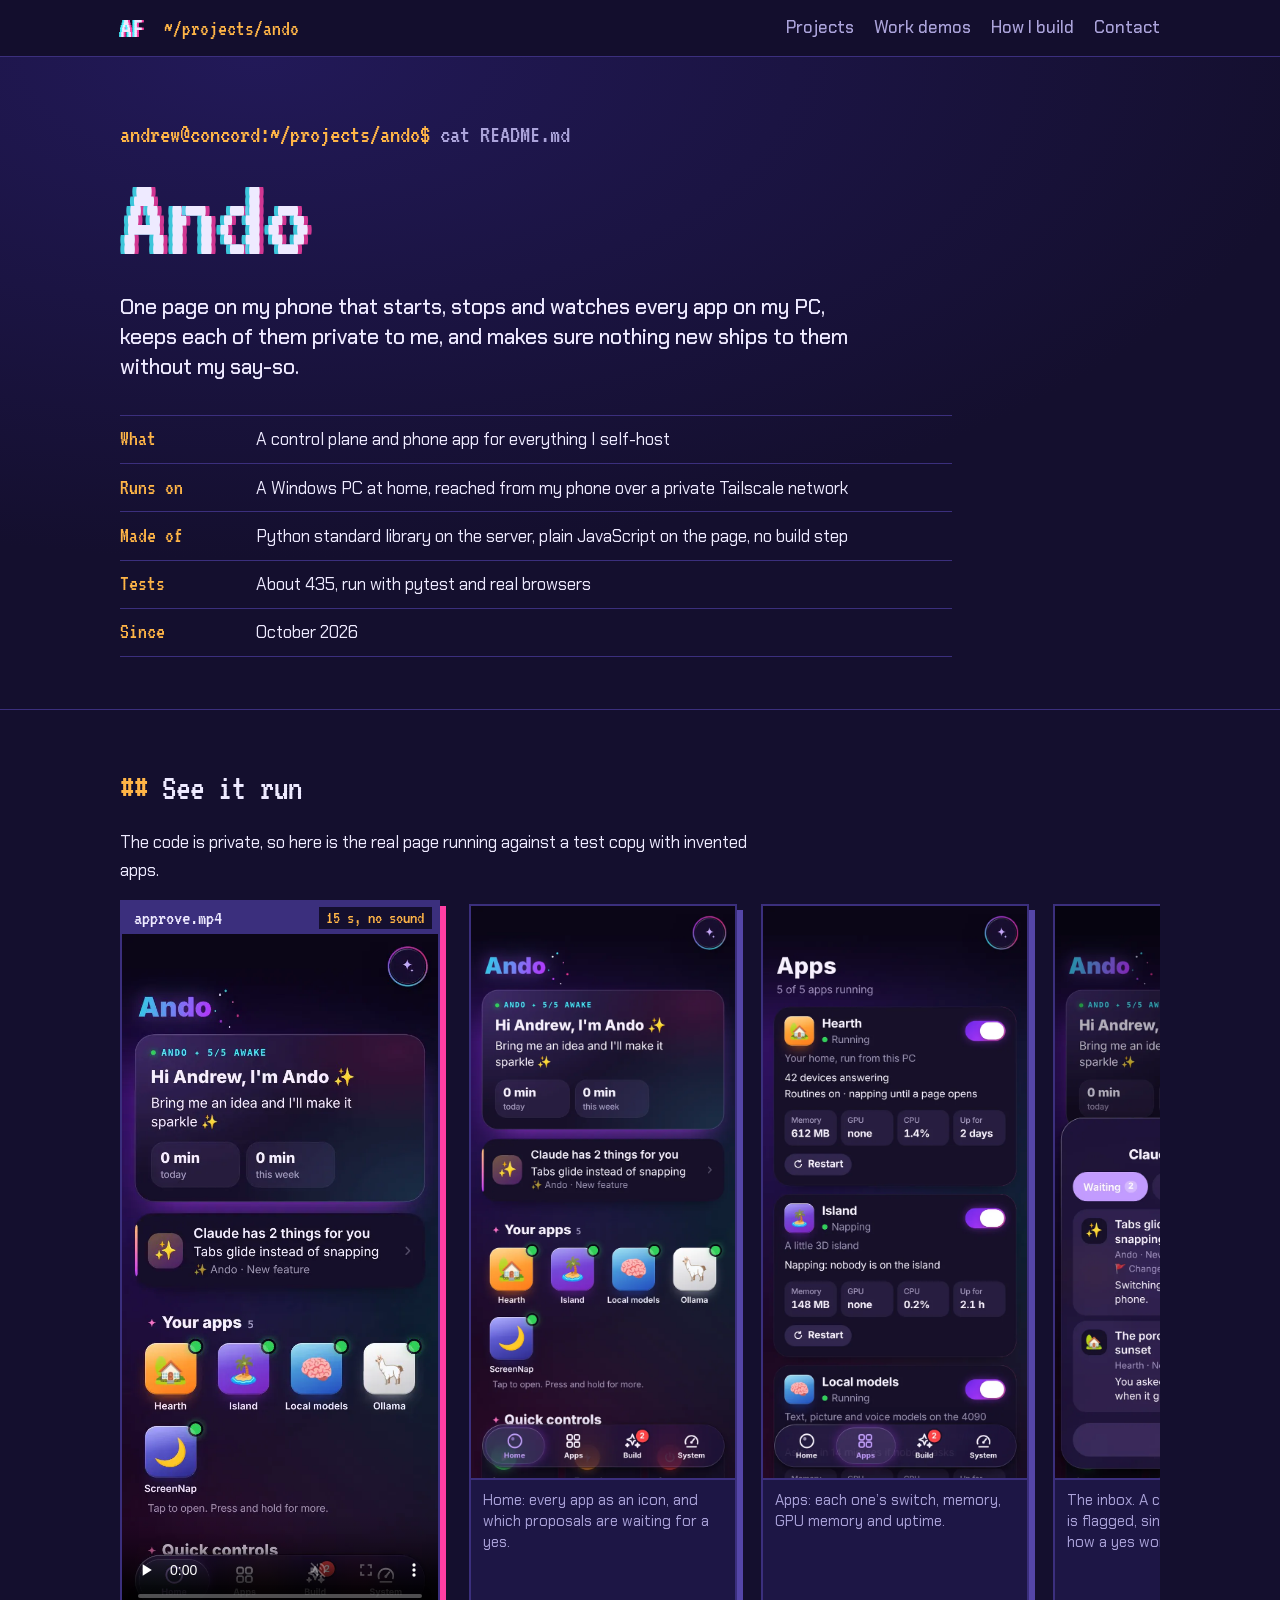
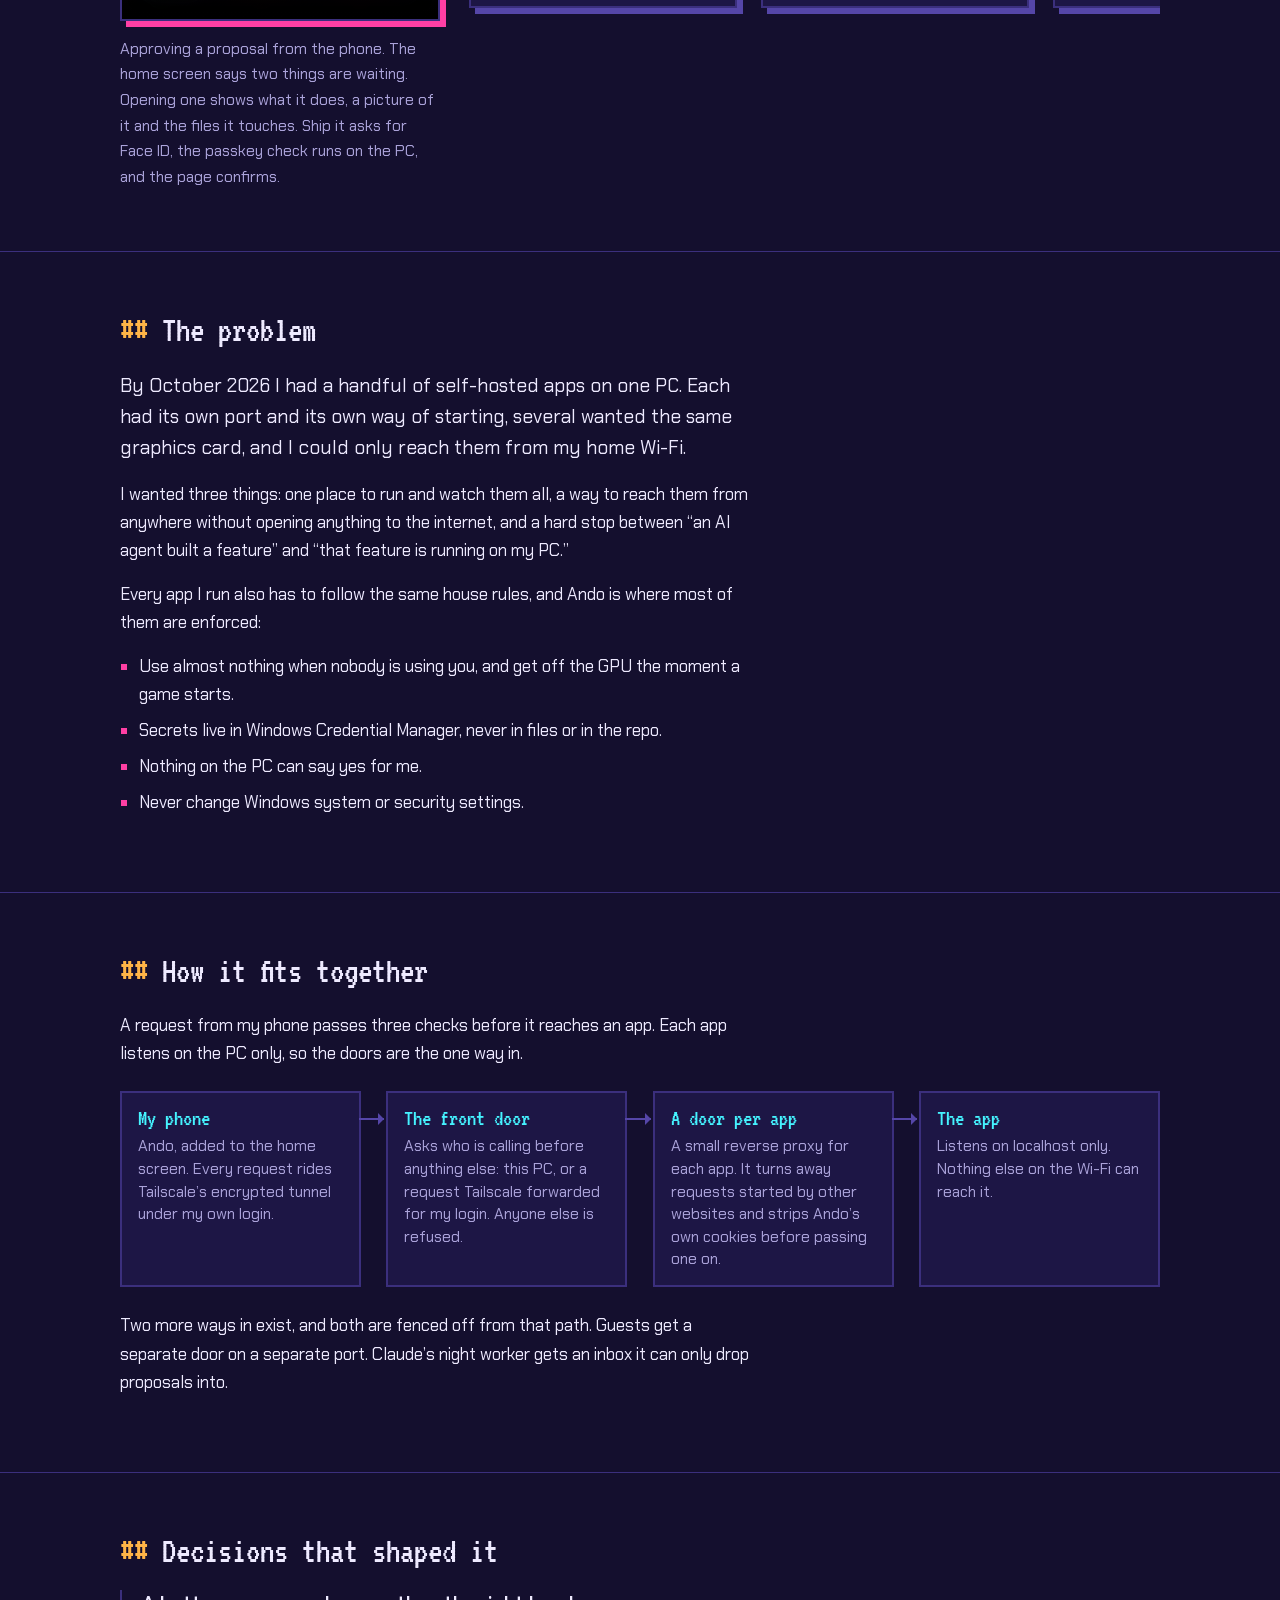
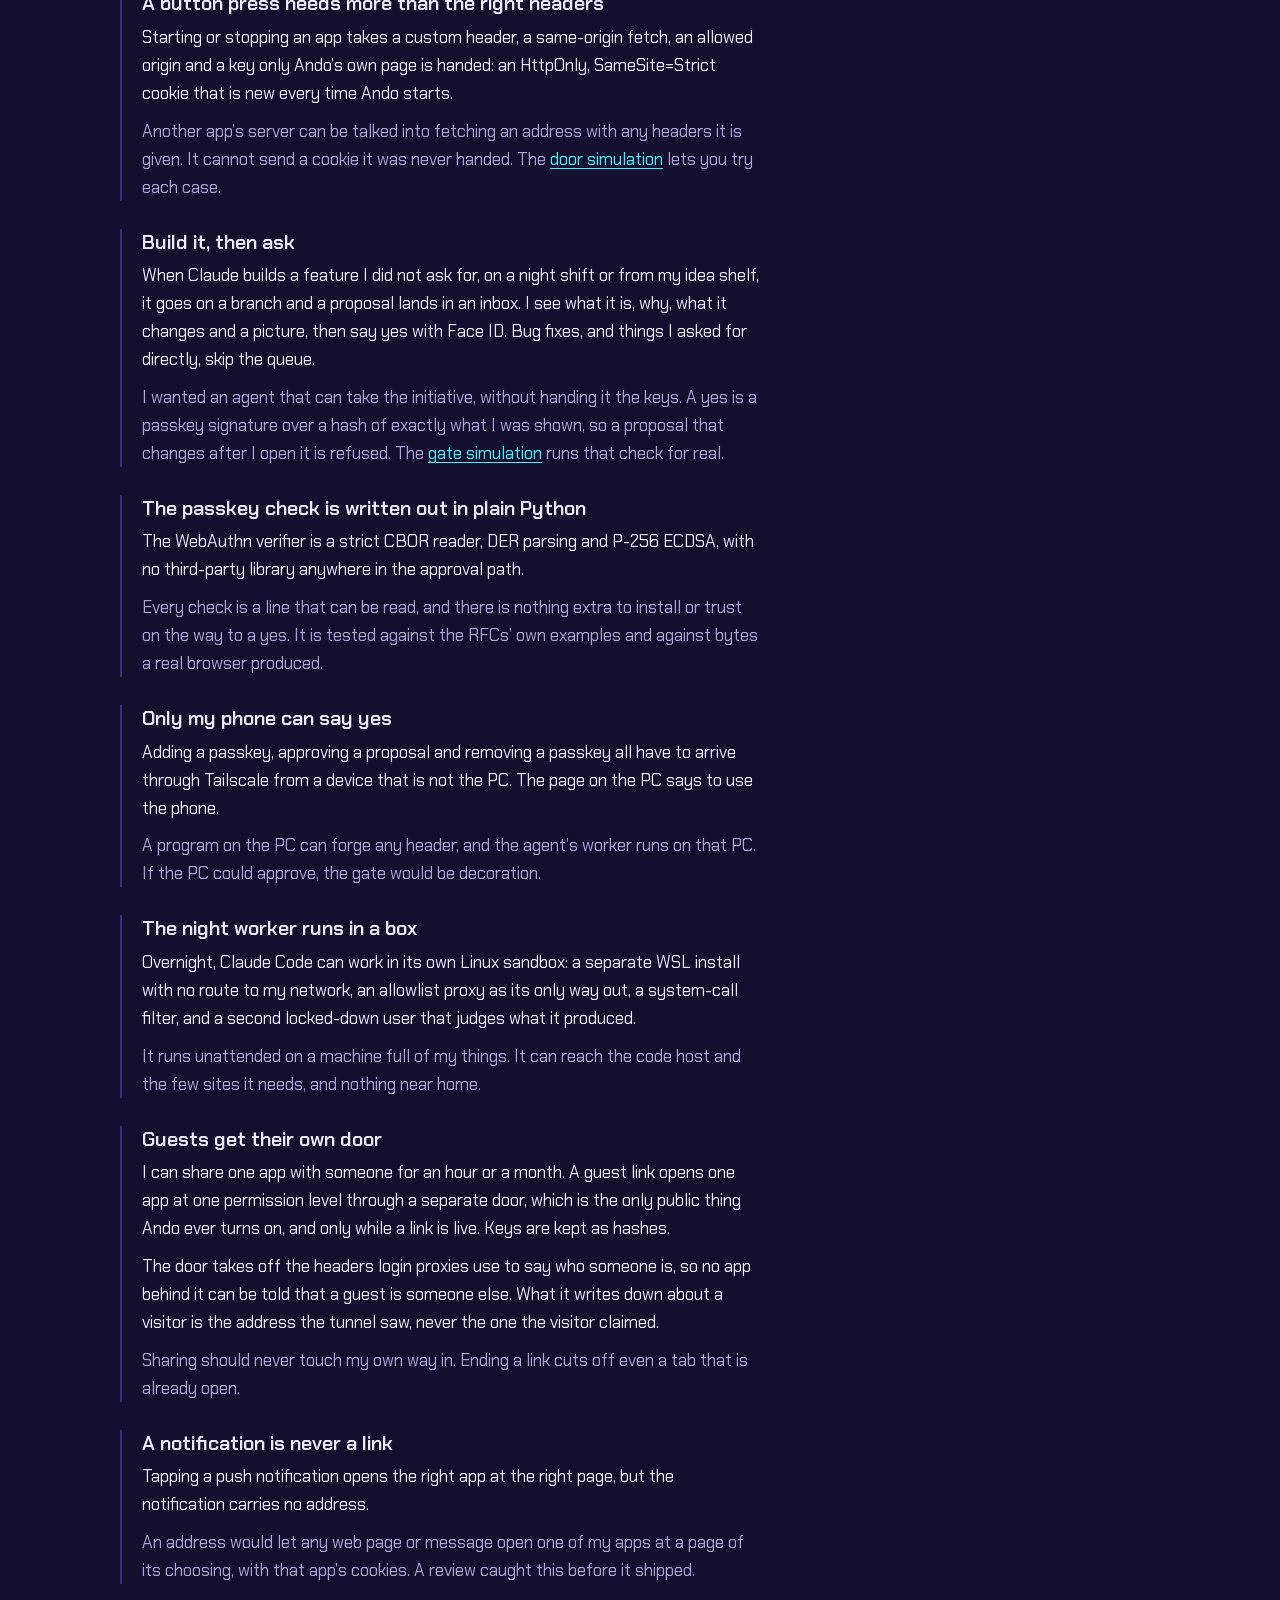
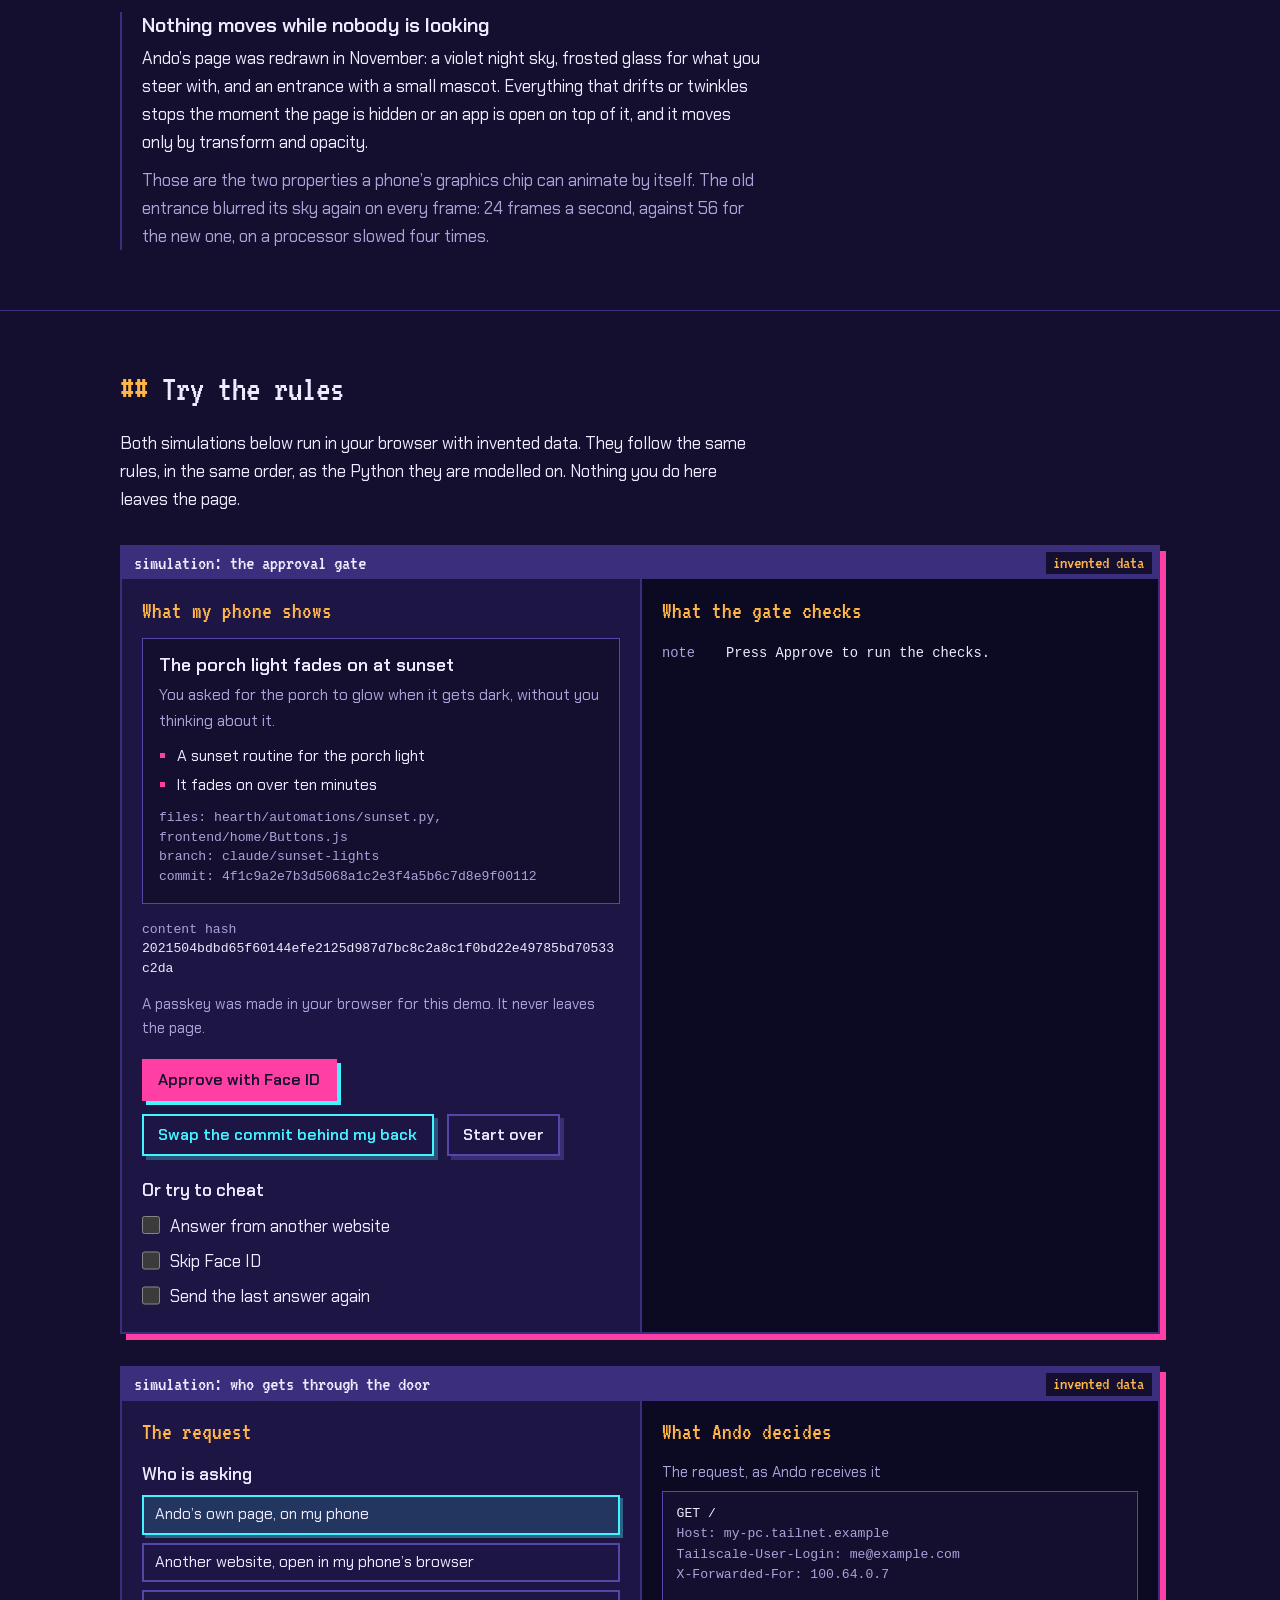
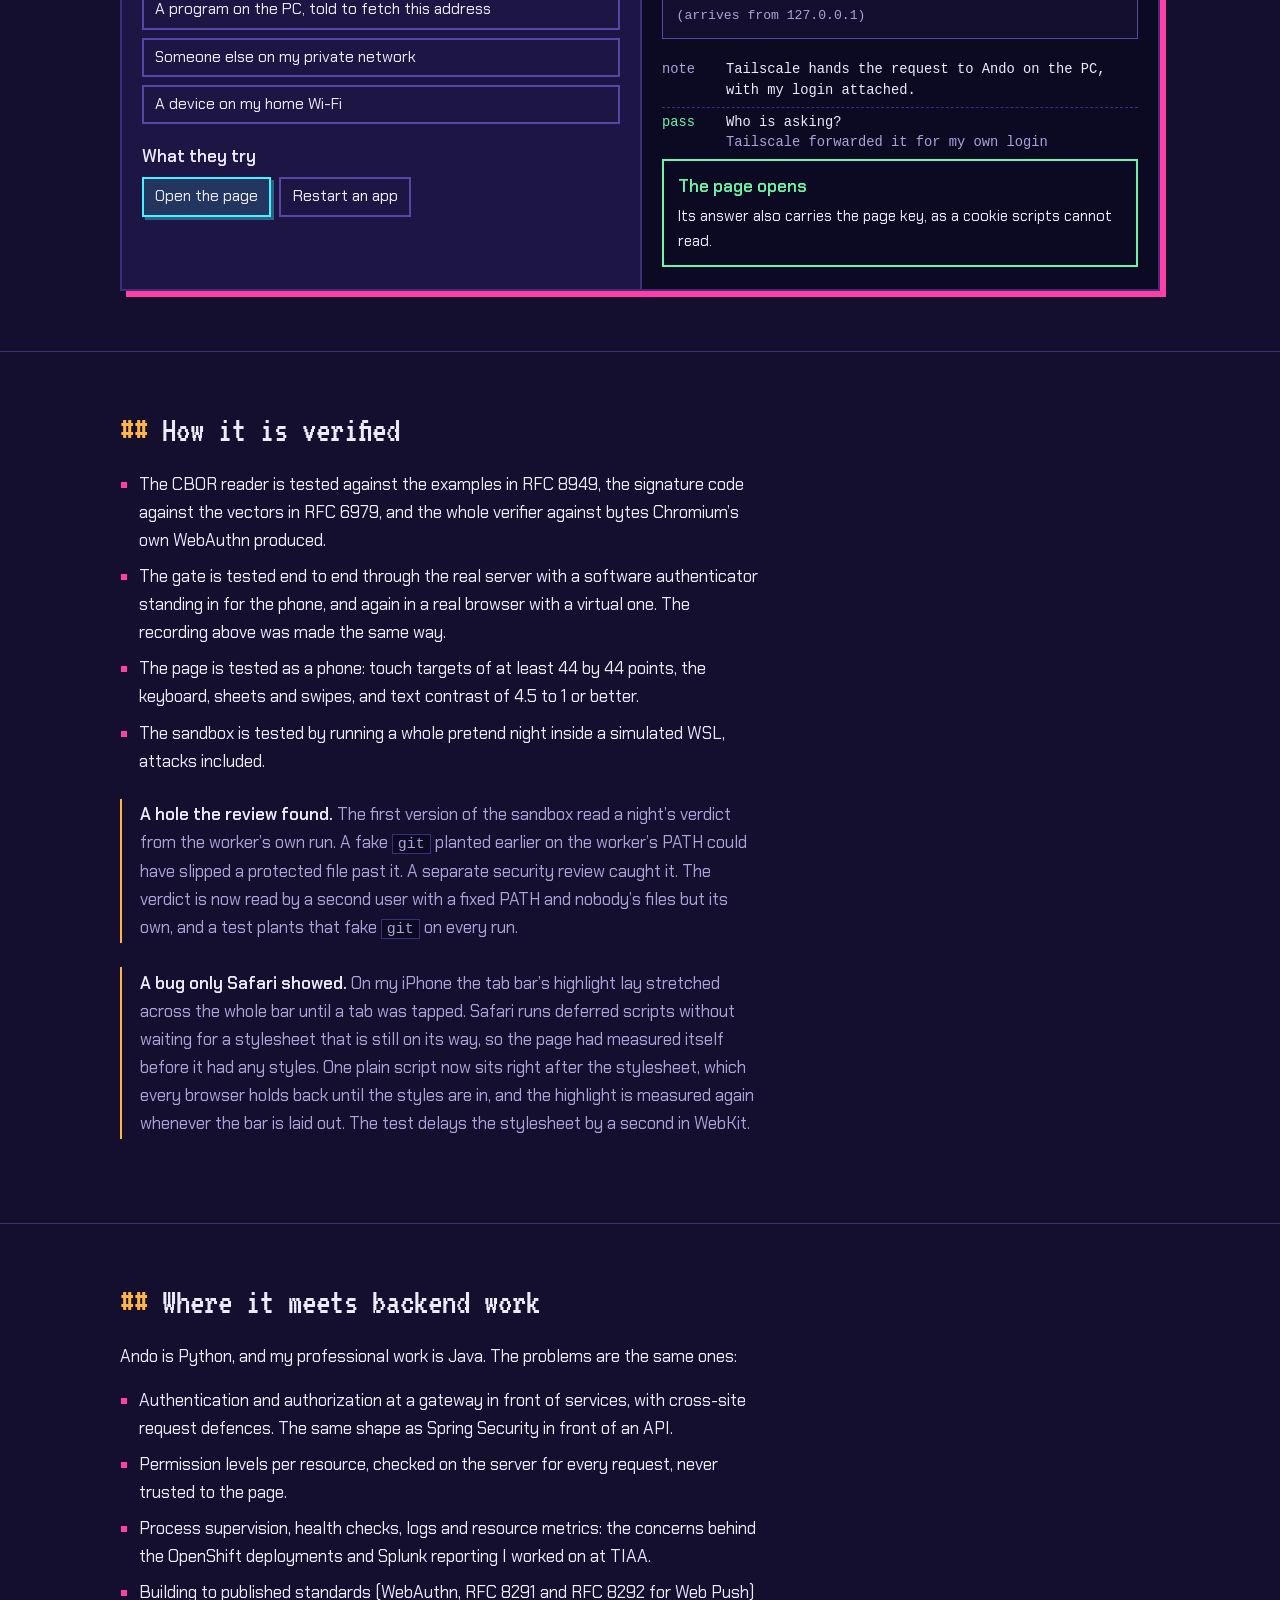
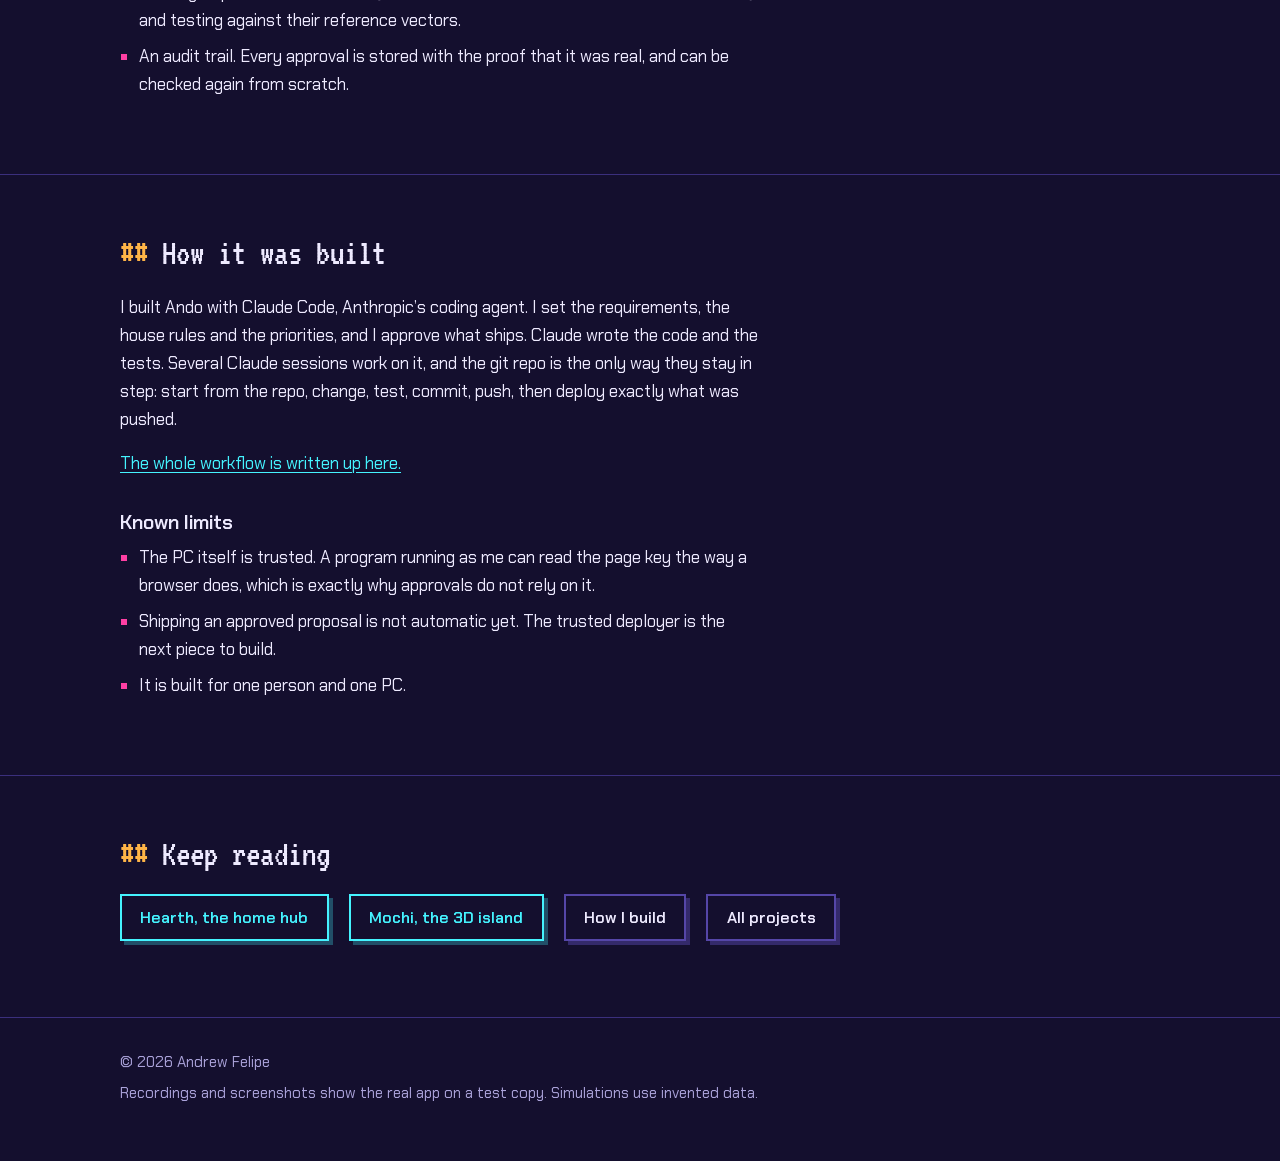
<file: projects/ando/index.html>
<!doctype html>
<html lang="en">
<head>
<meta charset="utf-8">
<meta name="viewport" content="width=device-width, initial-scale=1">
<title>Ando, a control plane for self-hosted apps: Andrew Felipe</title>
<meta name="description" content="Ando is the control plane I run at home: it starts, stops and guards every app on my PC, and a feature the agent proposes ships only after I approve it with a passkey. Case study with recordings and simulations.">
<meta name="theme-color" content="#140F2E">
<meta property="og:type" content="article">
<meta property="og:title" content="Ando: a control plane for the apps I self-host">
<meta property="og:description" content="Per-app doors, passkey approval for what the agent proposes, and a sandbox for the agent itself. With simulations you can run.">
<meta property="og:url" content="https://bandodrewmando.github.io/AndrewFelipe/projects/ando/">
<meta property="og:image" content="https://bandodrewmando.github.io/AndrewFelipe/assets/og-card.png">
<meta property="og:image:width" content="1200">
<meta property="og:image:height" content="630">
<meta property="og:image:alt" content="Andrew Felipe, Java backend developer near Charlotte, NC. Projects: Ando, Hearth, Mochi and 21 work demos.">
<meta name="twitter:card" content="summary_large_image">
<link rel="icon" href="data:image/svg+xml,%3Csvg xmlns='http://www.w3.org/2000/svg' viewBox='0 0 32 32'%3E%3Crect width='32' height='32' fill='%23140F2E'/%3E%3Crect x='6' y='7' width='4' height='18' fill='%2345F3FF'/%3E%3Crect x='10' y='7' width='8' height='4' fill='%2345F3FF'/%3E%3Crect x='10' y='14' width='6' height='4' fill='%2345F3FF'/%3E%3Crect x='20' y='7' width='4' height='18' fill='%23FF3FA4'/%3E%3Crect x='24' y='7' width='4' height='4' fill='%23FF3FA4'/%3E%3Crect x='24' y='14' width='3' height='4' fill='%23FF3FA4'/%3E%3C/svg%3E">
<link rel="preload" href="../../assets/fonts/vt323-400.woff2" as="font" type="font/woff2" crossorigin>
<link rel="preload" href="../../assets/fonts/chakra-petch-400.woff2" as="font" type="font/woff2" crossorigin>
<link rel="stylesheet" href="../../styles.css">
</head>
<body>
<a class="skip" href="#main">Skip to content</a>

<header class="bar">
  <nav class="wrap nav" aria-label="Site">
    <a class="mark" href="../../" aria-label="Andrew Felipe, home">AF</a>
    <span class="crumb" aria-hidden="true">~/projects/ando</span>
    <ul>
      <li><a href="../../#projects">Projects</a></li>
      <li><a href="../../work-demos/">Work demos</a></li>
      <li><a href="../../how-i-build/">How I build</a></li>
      <li><a href="../../#contact">Contact</a></li>
    </ul>
  </nav>
</header>

<main id="main">

  <header class="doc-head">
    <div class="wrap">
      <p class="cmd" aria-hidden="true"><span class="ps1">andrew@concord:~/projects/ando$</span> <span class="run">cat README.md</span></p>
      <h1 class="title">Ando</h1>
      <p class="sub">One page on my phone that starts, stops and watches every app on my PC, keeps each of them private to me, and makes sure nothing new ships to them without my say-so.</p>
      <dl class="facts">
        <div><dt>What</dt><dd>A control plane and phone app for everything I self-host</dd></div>
        <div><dt>Runs on</dt><dd>A Windows PC at home, reached from my phone over a private Tailscale network</dd></div>
        <div><dt>Made of</dt><dd>Python standard library on the server, plain JavaScript on the page, no build step</dd></div>
        <div><dt>Tests</dt><dd>About 435, run with pytest and real browsers</dd></div>
        <div><dt>Since</dt><dd>October 2026</dd></div>
      </dl>
    </div>
  </header>

  <section class="md" id="see-it">
    <div class="wrap">
      <h2>See it run</h2>
      <p>The code is private, so here is the real page running against a test copy with invented apps.</p>
      <div class="reel wide">
        <div>
          <figure class="window player" style="margin:0">
            <div class="titlebar" aria-hidden="true"><span>approve.mp4</span><span class="badge">15 s, no sound</span></div>
            <div class="window-body">
              <video controls muted playsinline preload="none" width="590" height="1278" poster="../../assets/ando/approve-poster.webp" aria-label="Recording: approving a proposal from the phone" aria-describedby="approve-words">
                <source src="../../assets/ando/approve.mp4" type="video/mp4">
              </video>
            </div>
          </figure>
          <p class="caption" id="approve-words">Approving a proposal from the phone. The home screen says two things are waiting. Opening one shows what it does, a picture of it and the files it touches. Ship it asks for Face ID, the passkey check runs on the PC, and the page confirms.</p>
        </div>
        <ul class="shots" tabindex="0" aria-label="Screenshots of Ando. Scroll sideways for more.">
          <li><figure class="window calm"><img src="../../assets/ando/home.webp" width="720" height="1561" loading="lazy" alt="Ando's home screen: a greeting, a card saying Claude has two things waiting, and an icon for each app."><figcaption>Home: every app as an icon, and which proposals are waiting for a yes.</figcaption></figure></li>
          <li><figure class="window calm"><img src="../../assets/ando/apps.webp" width="720" height="1561" loading="lazy" alt="The Apps tab: each app with a switch, its state, memory, GPU memory, CPU and uptime, and a Restart button."><figcaption>Apps: each one&rsquo;s switch, memory, GPU memory and uptime.</figcaption></figure></li>
          <li><figure class="window calm"><img src="../../assets/ando/inbox.webp" width="720" height="1561" loading="lazy" alt="The inbox with two proposals. One is flagged: Changes Ando itself."><figcaption>The inbox. A change to Ando itself is flagged, since it could change how a yes works.</figcaption></figure></li>
          <li><figure class="window calm"><img src="../../assets/ando/proposal.webp" width="720" height="1561" loading="lazy" alt="A proposal sheet: what the feature does, a picture, the files, and three buttons: Ship it, Not now, and No, let it go."><figcaption>A proposal. Ship it is the only button that needs Face ID.</figcaption></figure></li>
          <li><figure class="window calm"><img src="../../assets/ando/entrance.webp" width="720" height="1561" loading="lazy" alt="Ando's entrance: a round violet mascot with a face, above the words Hi Andrew, I'm Ando, on a starry violet sky."><figcaption>The entrance. Each step is an animation that is awaited, never a timer: a phone holds timers back in the background and lets them all go at once.</figcaption></figure></li>
        </ul>
      </div>
    </div>
  </section>

  <section class="md" id="problem">
    <div class="wrap">
      <h2>The problem</h2>
      <p class="lead">By October 2026 I had a handful of self-hosted apps on one PC. Each had its own port and its own way of starting, several wanted the same graphics card, and I could only reach them from my home Wi-Fi.</p>
      <p>I wanted three things: one place to run and watch them all, a way to reach them from anywhere without opening anything to the internet, and a hard stop between &ldquo;an AI agent built a feature&rdquo; and &ldquo;that feature is running on my PC.&rdquo;</p>
      <p>Every app I run also has to follow the same house rules, and Ando is where most of them are enforced:</p>
      <ul>
        <li>Use almost nothing when nobody is using you, and get off the GPU the moment a game starts.</li>
        <li>Secrets live in Windows Credential Manager, never in files or in the repo.</li>
        <li>Nothing on the PC can say yes for me.</li>
        <li>Never change Windows system or security settings.</li>
      </ul>
    </div>
  </section>

  <section class="md" id="shape">
    <div class="wrap">
      <h2>How it fits together</h2>
      <p>A request from my phone passes three checks before it reaches an app. Each app listens on the PC only, so the doors are the one way in.</p>
      <ol class="flow across wide">
        <li><strong>My phone</strong><span>Ando, added to the home screen. Every request rides Tailscale&rsquo;s encrypted tunnel under my own login.</span></li>
        <li><strong>The front door</strong><span>Asks who is calling before anything else: this PC, or a request Tailscale forwarded for my login. Anyone else is refused.</span></li>
        <li><strong>A door per app</strong><span>A small reverse proxy for each app. It turns away requests started by other websites and strips Ando&rsquo;s own cookies before passing one on.</span></li>
        <li><strong>The app</strong><span>Listens on localhost only. Nothing else on the Wi-Fi can reach it.</span></li>
      </ol>
      <p>Two more ways in exist, and both are fenced off from that path. Guests get a separate door on a separate port. Claude&rsquo;s night worker gets an inbox it can only drop proposals into.</p>
    </div>
  </section>

  <section class="md" id="decisions">
    <div class="wrap">
      <h2>Decisions that shaped it</h2>
      <ol class="decisions">
        <li>
          <h3>A button press needs more than the right headers</h3>
          <p>Starting or stopping an app takes a custom header, a same-origin fetch, an allowed origin and a key only Ando&rsquo;s own page is handed: an HttpOnly, SameSite=Strict cookie that is new every time Ando starts.</p>
          <p class="why">Another app&rsquo;s server can be talked into fetching an address with any headers it is given. It cannot send a cookie it was never handed. The <a href="#doors">door simulation</a> lets you try each case.</p>
        </li>
        <li>
          <h3>Build it, then ask</h3>
          <p>When Claude builds a feature I did not ask for, on a night shift or from my idea shelf, it goes on a branch and a proposal lands in an inbox. I see what it is, why, what it changes and a picture, then say yes with Face ID. Bug fixes, and things I asked for directly, skip the queue.</p>
          <p class="why">I wanted an agent that can take the initiative, without handing it the keys. A yes is a passkey signature over a hash of exactly what I was shown, so a proposal that changes after I open it is refused. The <a href="#gate">gate simulation</a> runs that check for real.</p>
        </li>
        <li>
          <h3>The passkey check is written out in plain Python</h3>
          <p>The WebAuthn verifier is a strict CBOR reader, DER parsing and P-256 ECDSA, with no third-party library anywhere in the approval path.</p>
          <p class="why">Every check is a line that can be read, and there is nothing extra to install or trust on the way to a yes. It is tested against the RFCs&rsquo; own examples and against bytes a real browser produced.</p>
        </li>
        <li>
          <h3>Only my phone can say yes</h3>
          <p>Adding a passkey, approving a proposal and removing a passkey all have to arrive through Tailscale from a device that is not the PC. The page on the PC says to use the phone.</p>
          <p class="why">A program on the PC can forge any header, and the agent&rsquo;s worker runs on that PC. If the PC could approve, the gate would be decoration.</p>
        </li>
        <li>
          <h3>The night worker runs in a box</h3>
          <p>Overnight, Claude Code can work in its own Linux sandbox: a separate WSL install with no route to my network, an allowlist proxy as its only way out, a system-call filter, and a second locked-down user that judges what it produced.</p>
          <p class="why">It runs unattended on a machine full of my things. It can reach the code host and the few sites it needs, and nothing near home.</p>
        </li>
        <li>
          <h3>Guests get their own door</h3>
          <p>I can share one app with someone for an hour or a month. A guest link opens one app at one permission level through a separate door, which is the only public thing Ando ever turns on, and only while a link is live. Keys are kept as hashes.</p>
          <p>The door takes off the headers login proxies use to say who someone is, so no app behind it can be told that a guest is someone else. What it writes down about a visitor is the address the tunnel saw, never the one the visitor claimed.</p>
          <p class="why">Sharing should never touch my own way in. Ending a link cuts off even a tab that is already open.</p>
        </li>
        <li>
          <h3>A notification is never a link</h3>
          <p>Tapping a push notification opens the right app at the right page, but the notification carries no address.</p>
          <p class="why">An address would let any web page or message open one of my apps at a page of its choosing, with that app&rsquo;s cookies. A review caught this before it shipped.</p>
        </li>
        <li>
          <h3>Nothing moves while nobody is looking</h3>
          <p>Ando&rsquo;s page was redrawn in November: a violet night sky, frosted glass for what you steer with, and an entrance with a small mascot. Everything that drifts or twinkles stops the moment the page is hidden or an app is open on top of it, and it moves only by transform and opacity.</p>
          <p class="why">Those are the two properties a phone&rsquo;s graphics chip can animate by itself. The old entrance blurred its sky again on every frame: 24 frames a second, against 56 for the new one, on a processor slowed four times.</p>
        </li>
      </ol>
    </div>
  </section>

  <section class="md" id="try">
    <div class="wrap">
      <h2>Try the rules</h2>
      <p>Both simulations below run in your browser with invented data. They follow the same rules, in the same order, as the Python they are modelled on. Nothing you do here leaves the page.</p>

      <article class="window sim wide" id="gate" aria-labelledby="gate-title">
        <div class="titlebar"><span id="gate-title"><span class="pre">simulation: </span>the approval gate</span><span class="badge">invented data</span></div>
        <div class="sim-body">
          <div class="pane">
            <h3>What my phone shows</h3>
            <div class="ticket" id="g-ticket"></div>
            <p class="hashline">content hash <b id="g-hash">working it out</b></p>
            <p class="hint" id="g-note">A passkey for this demo is being made in your browser.</p>
            <div class="actions">
              <button type="button" class="btn primary" id="g-approve" disabled>Approve with Face ID</button>
              <button type="button" class="btn" id="g-swap">Swap the commit behind my back</button>
              <button type="button" class="btn quiet" id="g-reset">Start over</button>
            </div>
            <fieldset class="field" style="margin-top:1.25rem">
              <legend>Or try to cheat</legend>
              <ul class="checks">
                <li><label><input type="checkbox" id="g-origin"> <span>Answer from another website</span></label></li>
                <li><label><input type="checkbox" id="g-nouv"> <span>Skip Face ID</span></label></li>
                <li><label><input type="checkbox" id="g-replay"> <span>Send the last answer again</span></label></li>
              </ul>
            </fieldset>
          </div>
          <div class="pane">
            <h3>What the gate checks</h3>
            <ol class="trace" id="g-trace" aria-live="polite"><li><span class="mark-info">idle</span><span>Press Approve to run the checks.</span></li></ol>
            <p class="verdict" id="g-verdict" role="status"></p>
          </div>
        </div>
      </article>

      <article class="window sim wide" id="doors" aria-labelledby="doors-title">
        <div class="titlebar"><span id="doors-title"><span class="pre">simulation: </span>who gets through the door</span><span class="badge">invented data</span></div>
        <div class="sim-body">
          <div class="pane">
            <h3>The request</h3>
            <fieldset class="field">
              <legend>Who is asking</legend>
              <div class="choices stack" id="d-who">
                <label class="choice"><input type="radio" name="d-who" value="page" checked><span>Ando&rsquo;s own page, on my phone</span></label>
                <label class="choice"><input type="radio" name="d-who" value="other"><span>Another website, open in my phone&rsquo;s browser</span></label>
                <label class="choice"><input type="radio" name="d-who" value="script"><span>A program on the PC, told to fetch this address</span></label>
                <label class="choice"><input type="radio" name="d-who" value="tailnet"><span>Someone else on my private network</span></label>
                <label class="choice"><input type="radio" name="d-who" value="wifi"><span>A device on my home Wi-Fi</span></label>
              </div>
            </fieldset>
            <fieldset class="field">
              <legend>What they try</legend>
              <div class="choices" id="d-what">
                <label class="choice"><input type="radio" name="d-what" value="get" checked><span>Open the page</span></label>
                <label class="choice"><input type="radio" name="d-what" value="post"><span>Restart an app</span></label>
              </div>
            </fieldset>
          </div>
          <div class="pane">
            <h3>What Ando decides</h3>
            <p class="hint" style="margin-bottom:.4rem">The request, as Ando receives it</p>
            <pre class="request" id="d-request"></pre>
            <ol class="trace" id="d-trace" aria-live="polite"></ol>
            <p class="verdict" id="d-verdict" role="status"></p>
          </div>
        </div>
      </article>
    </div>
  </section>

  <section class="md" id="verified">
    <div class="wrap">
      <h2>How it is verified</h2>
      <ul>
        <li>The CBOR reader is tested against the examples in RFC 8949, the signature code against the vectors in RFC 6979, and the whole verifier against bytes Chromium&rsquo;s own WebAuthn produced.</li>
        <li>The gate is tested end to end through the real server with a software authenticator standing in for the phone, and again in a real browser with a virtual one. The recording above was made the same way.</li>
        <li>The page is tested as a phone: touch targets of at least 44 by 44 points, the keyboard, sheets and swipes, and text contrast of 4.5 to 1 or better.</li>
        <li>The sandbox is tested by running a whole pretend night inside a simulated WSL, attacks included.</li>
      </ul>
      <p class="aside"><strong>A hole the review found.</strong> The first version of the sandbox read a night&rsquo;s verdict from the worker&rsquo;s own run. A fake <code>git</code> planted earlier on the worker&rsquo;s PATH could have slipped a protected file past it. A separate security review caught it. The verdict is now read by a second user with a fixed PATH and nobody&rsquo;s files but its own, and a test plants that fake <code>git</code> on every run.</p>
      <p class="aside"><strong>A bug only Safari showed.</strong> On my iPhone the tab bar&rsquo;s highlight lay stretched across the whole bar until a tab was tapped. Safari runs deferred scripts without waiting for a stylesheet that is still on its way, so the page had measured itself before it had any styles. One plain script now sits right after the stylesheet, which every browser holds back until the styles are in, and the highlight is measured again whenever the bar is laid out. The test delays the stylesheet by a second in WebKit.</p>
    </div>
  </section>

  <section class="md" id="maps">
    <div class="wrap">
      <h2>Where it meets backend work</h2>
      <p>Ando is Python, and my professional work is Java. The problems are the same ones:</p>
      <ul>
        <li>Authentication and authorization at a gateway in front of services, with cross-site request defences. The same shape as Spring Security in front of an API.</li>
        <li>Permission levels per resource, checked on the server for every request, never trusted to the page.</li>
        <li>Process supervision, health checks, logs and resource metrics: the concerns behind the OpenShift deployments and Splunk reporting I worked on at TIAA.</li>
        <li>Building to published standards (WebAuthn, RFC 8291 and RFC 8292 for Web Push) and testing against their reference vectors.</li>
        <li>An audit trail. Every approval is stored with the proof that it was real, and can be checked again from scratch.</li>
      </ul>
    </div>
  </section>

  <section class="md" id="built">
    <div class="wrap">
      <h2>How it was built</h2>
      <p>I built Ando with Claude Code, Anthropic&rsquo;s coding agent. I set the requirements, the house rules and the priorities, and I approve what ships. Claude wrote the code and the tests. Several Claude sessions work on it, and the git repo is the only way they stay in step: start from the repo, change, test, commit, push, then deploy exactly what was pushed.</p>
      <p><a href="../../how-i-build/">The whole workflow is written up here.</a></p>
      <h3>Known limits</h3>
      <ul>
        <li>The PC itself is trusted. A program running as me can read the page key the way a browser does, which is exactly why approvals do not rely on it.</li>
        <li>Shipping an approved proposal is not automatic yet. The trusted deployer is the next piece to build.</li>
        <li>It is built for one person and one PC.</li>
      </ul>
    </div>
  </section>

  <section class="md" id="next">
    <div class="wrap">
      <h2>Keep reading</h2>
      <p class="next wide">
        <a class="btn" href="../hearth/">Hearth, the home hub</a>
        <a class="btn" href="../mochi/">Mochi, the 3D island</a>
        <a class="btn quiet" href="../../how-i-build/">How I build</a>
        <a class="btn quiet" href="../../#projects">All projects</a>
      </p>
    </div>
  </section>

</main>

<footer class="wrap foot">
  <p>&copy; 2026 Andrew Felipe</p>
  <p>Recordings and screenshots show the real app on a test copy. Simulations use invented data.</p>
</footer>

<script src="../../app.js"></script>
<script src="sim.js"></script>
<!-- Page view counts at andrewfelipe.goatcounter.com (no cookies) -->
<script data-goatcounter="https://andrewfelipe.goatcounter.com/count" async src="https://gc.zgo.at/count.js"></script>
<!-- Metricool tracker; skips browsers opted out with #toggle-goatcounter -->
<script>
  (function () {
    try { if (localStorage.getItem('skipgc') === 't' || location.hash === '#toggle-goatcounter') return; } catch (e) {}
    function loadScript(a){var b=document.getElementsByTagName("head")[0],c=document.createElement("script");c.type="text/javascript",c.src="https://tracker.metricool.com/resources/be.js",c.onreadystatechange=a,c.onload=a,b.appendChild(c)}loadScript(function(){beTracker.t({hash:"5af058e62d5480731baa67cbe3b12c4c"})});
  })();
</script>
</body>
</html>
</file>
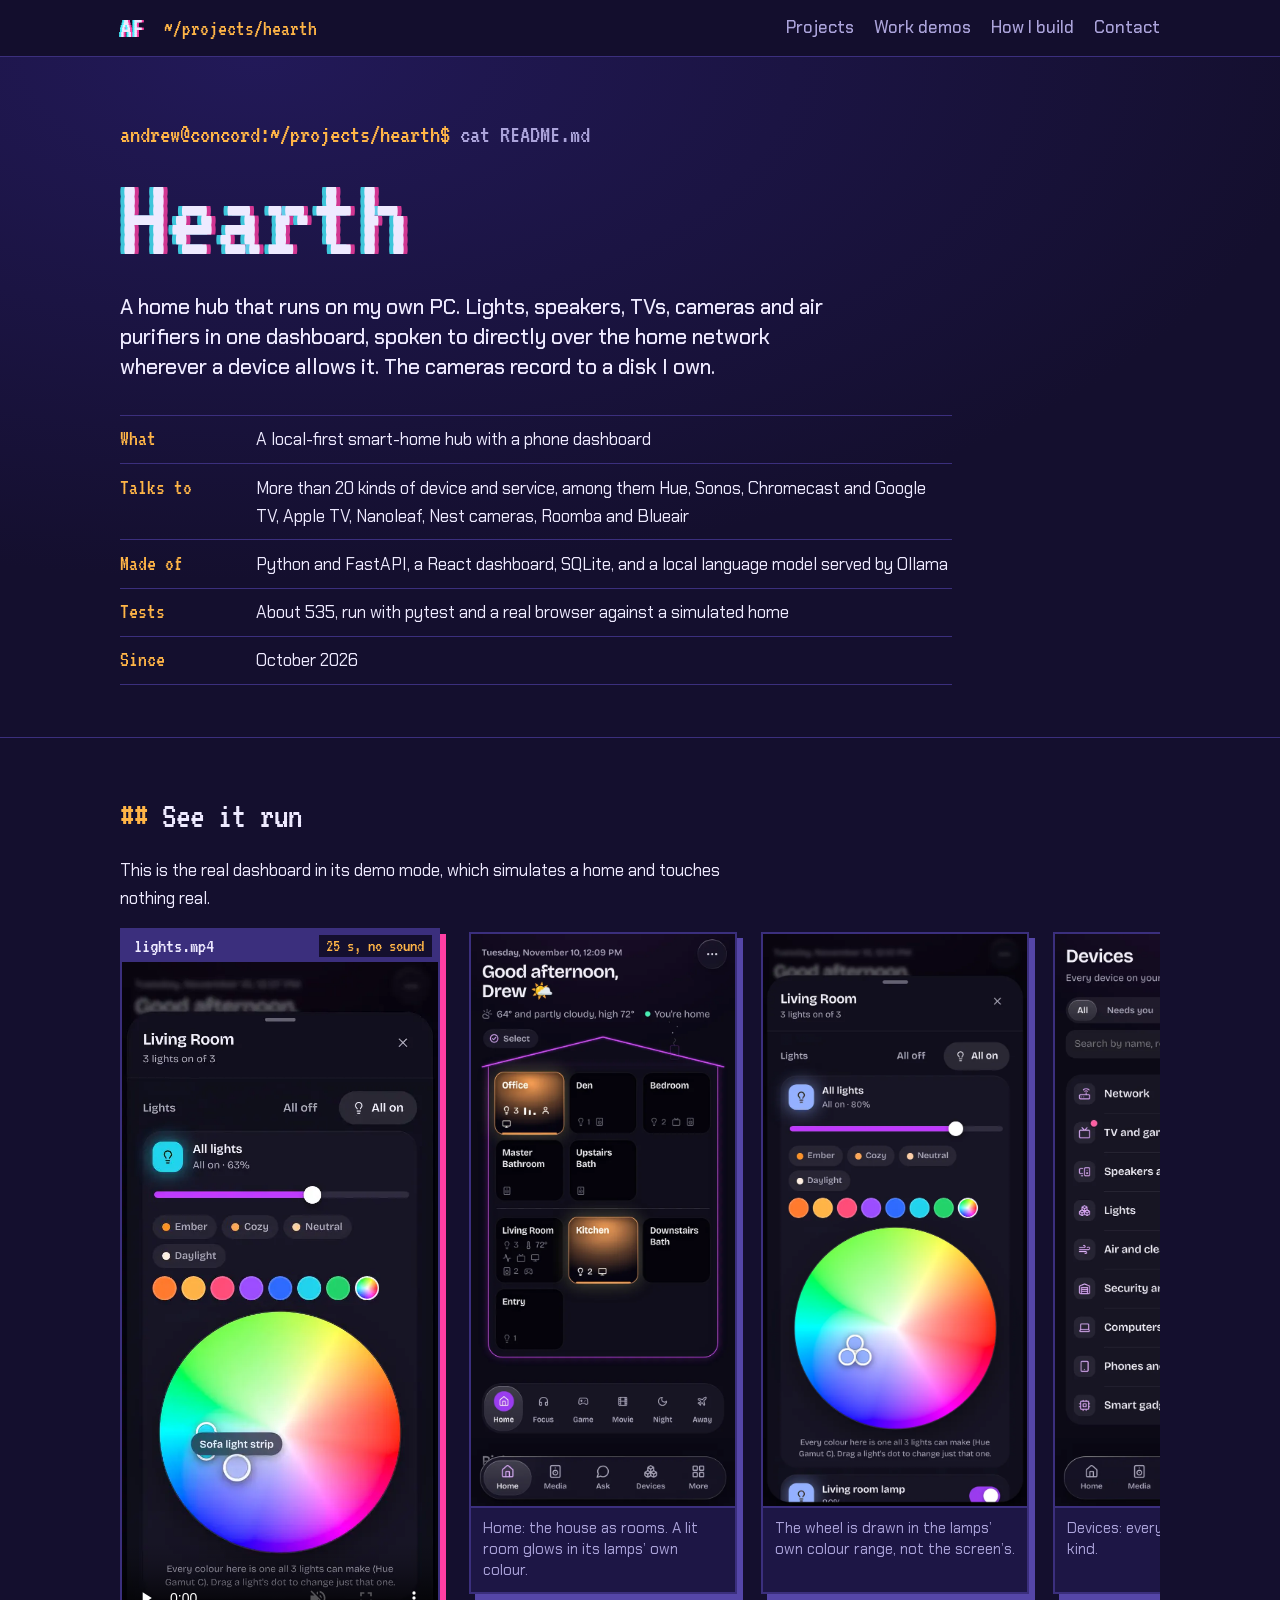
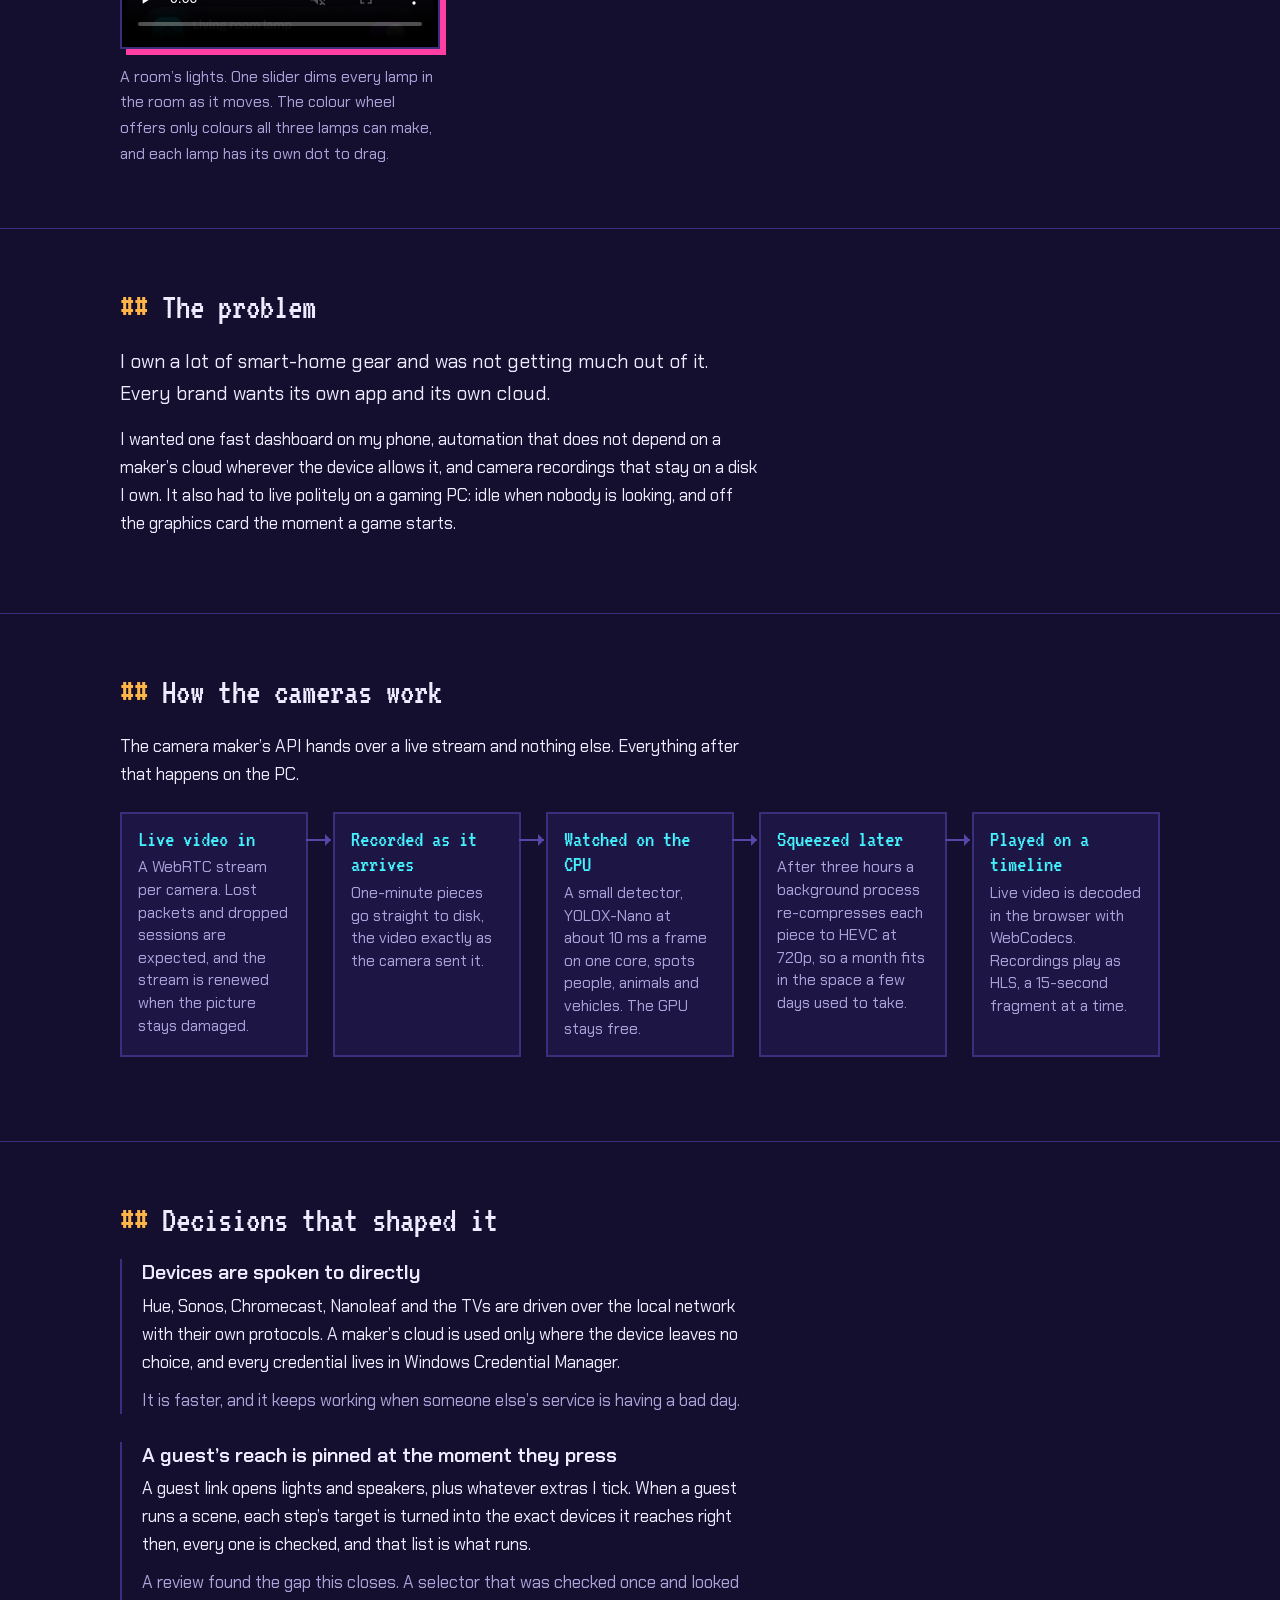
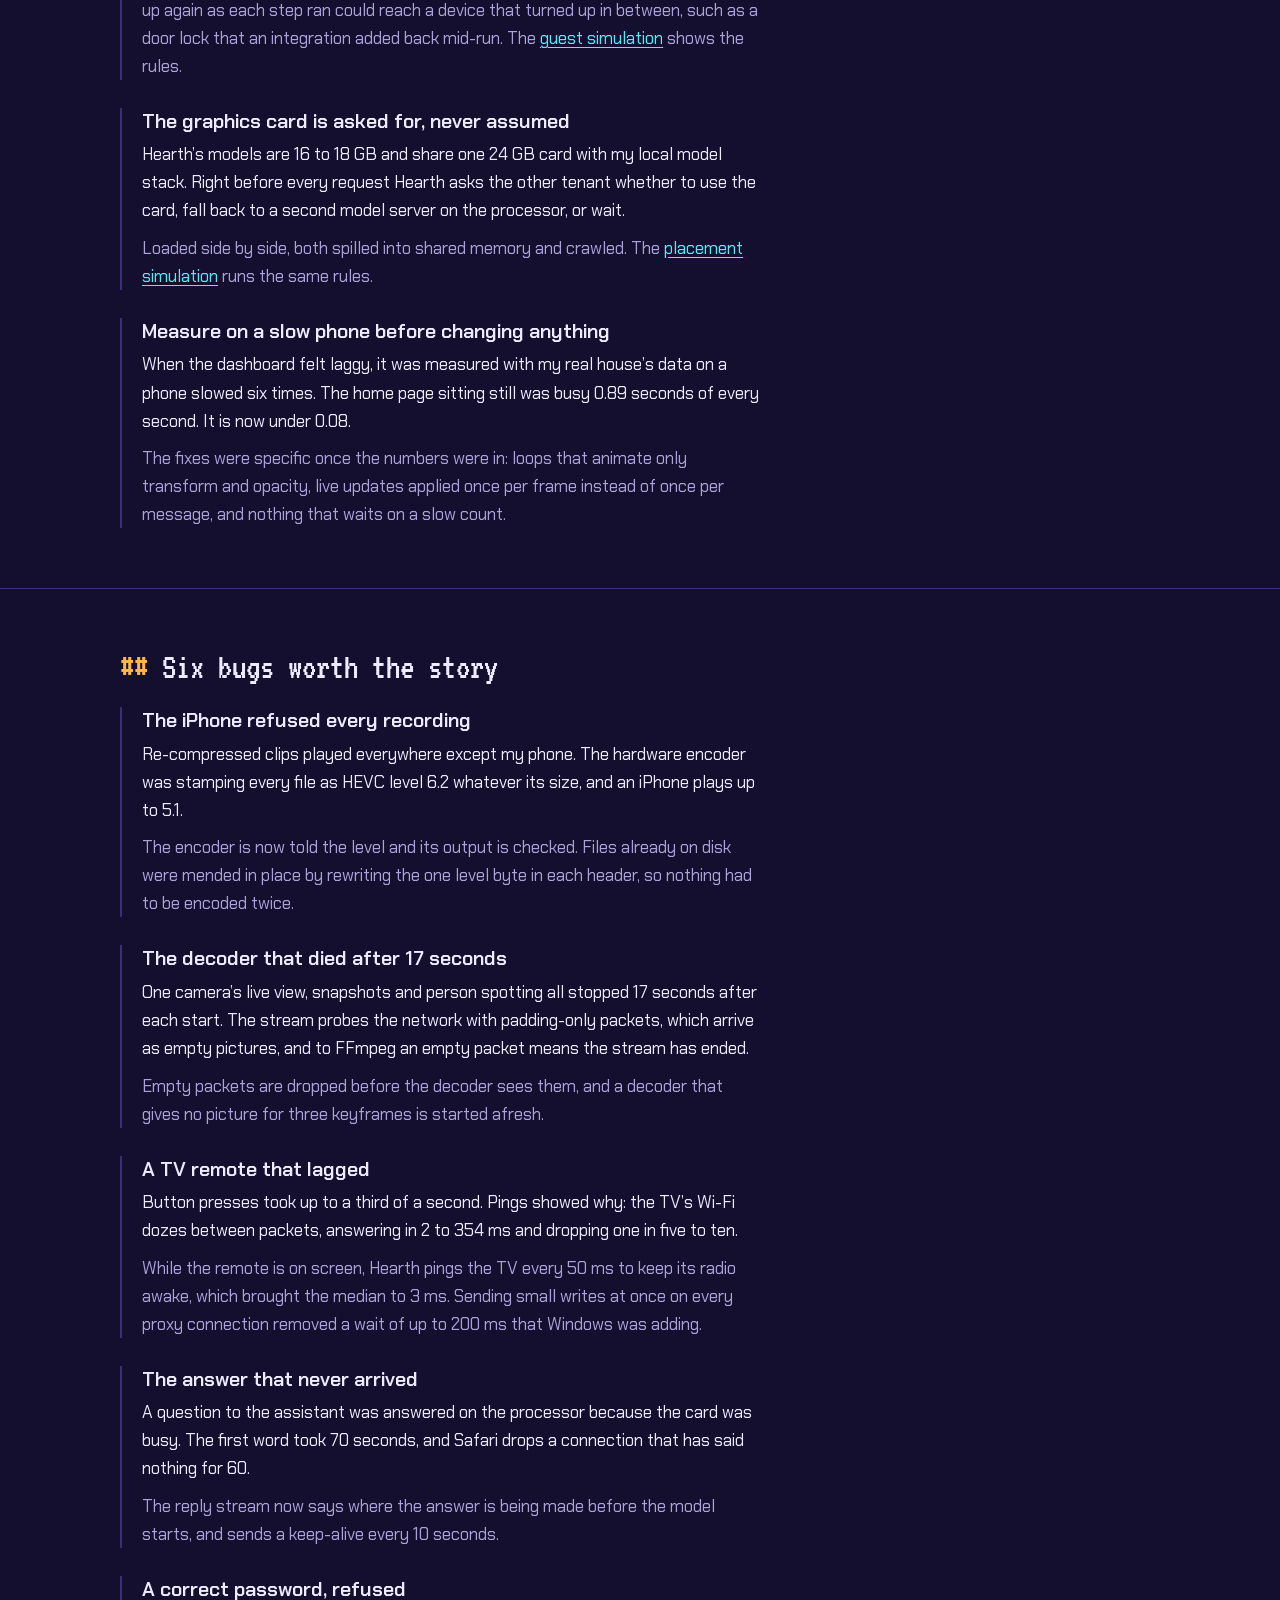
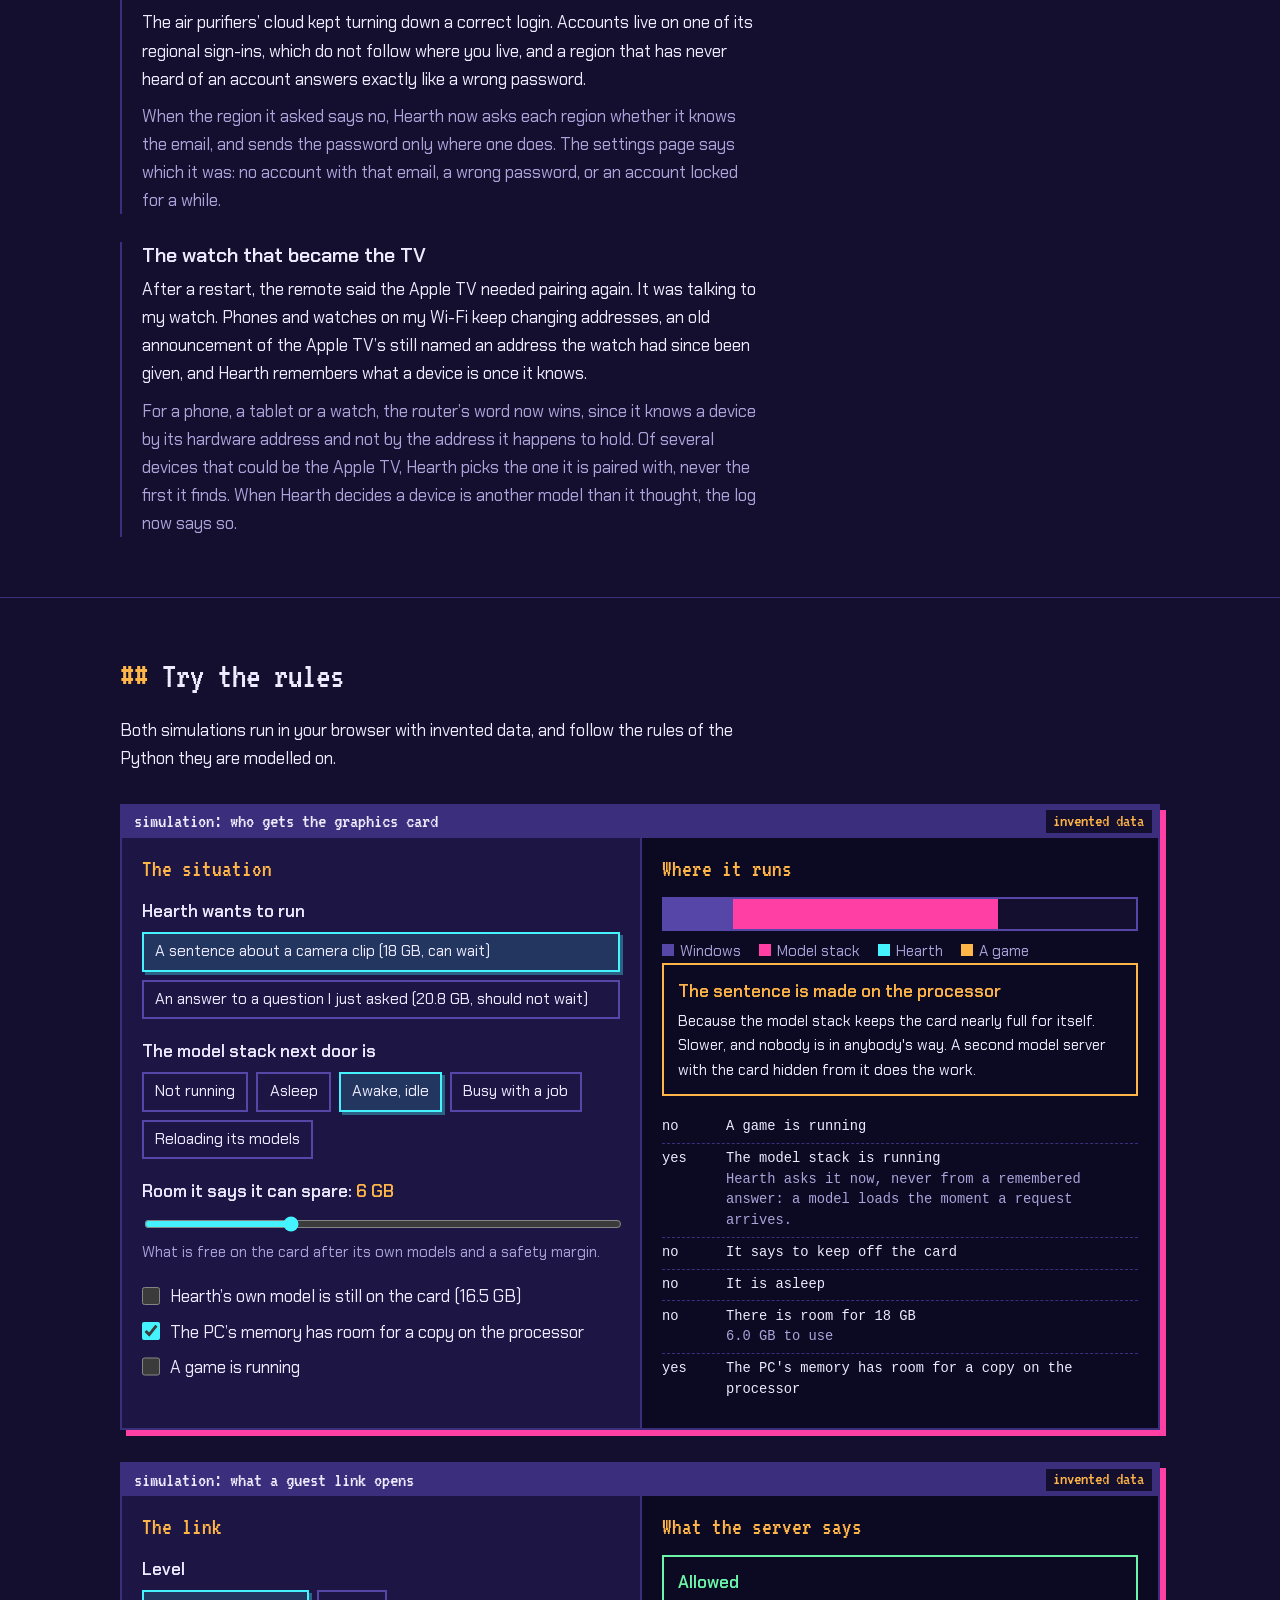
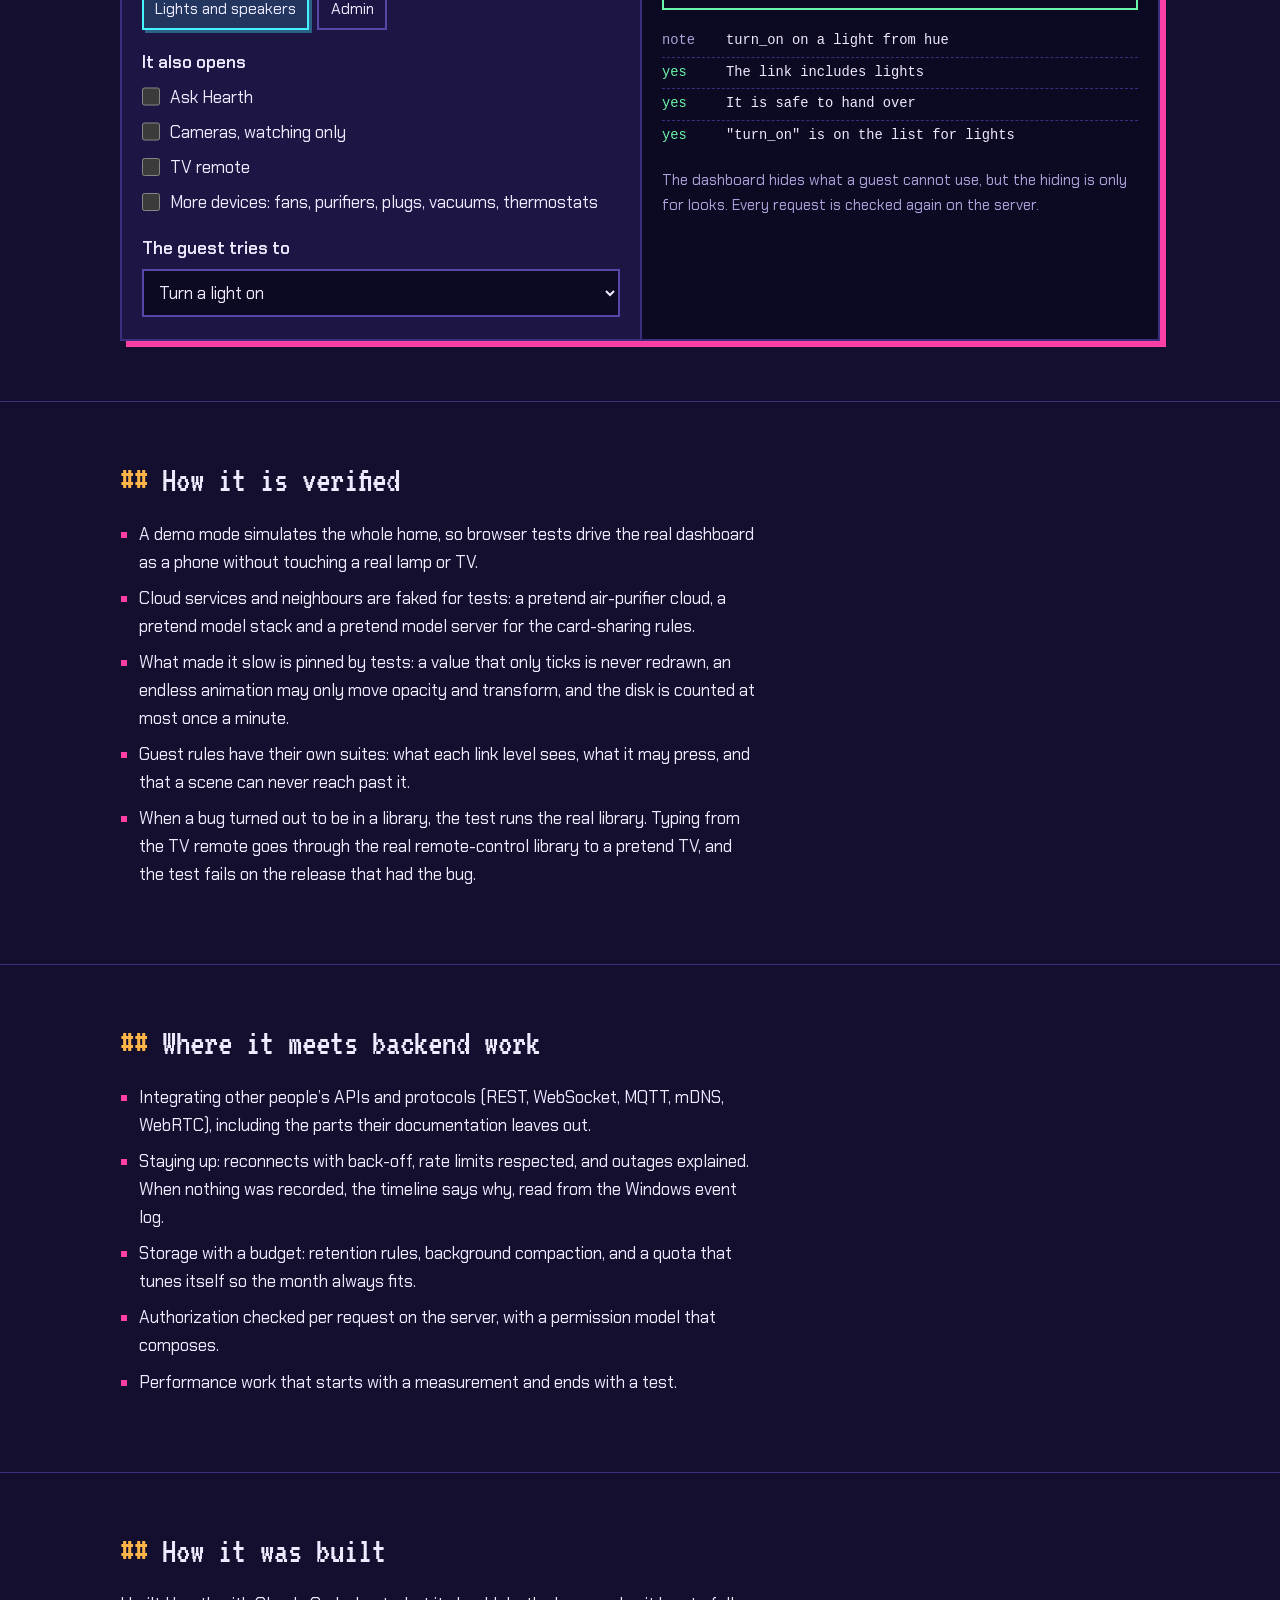
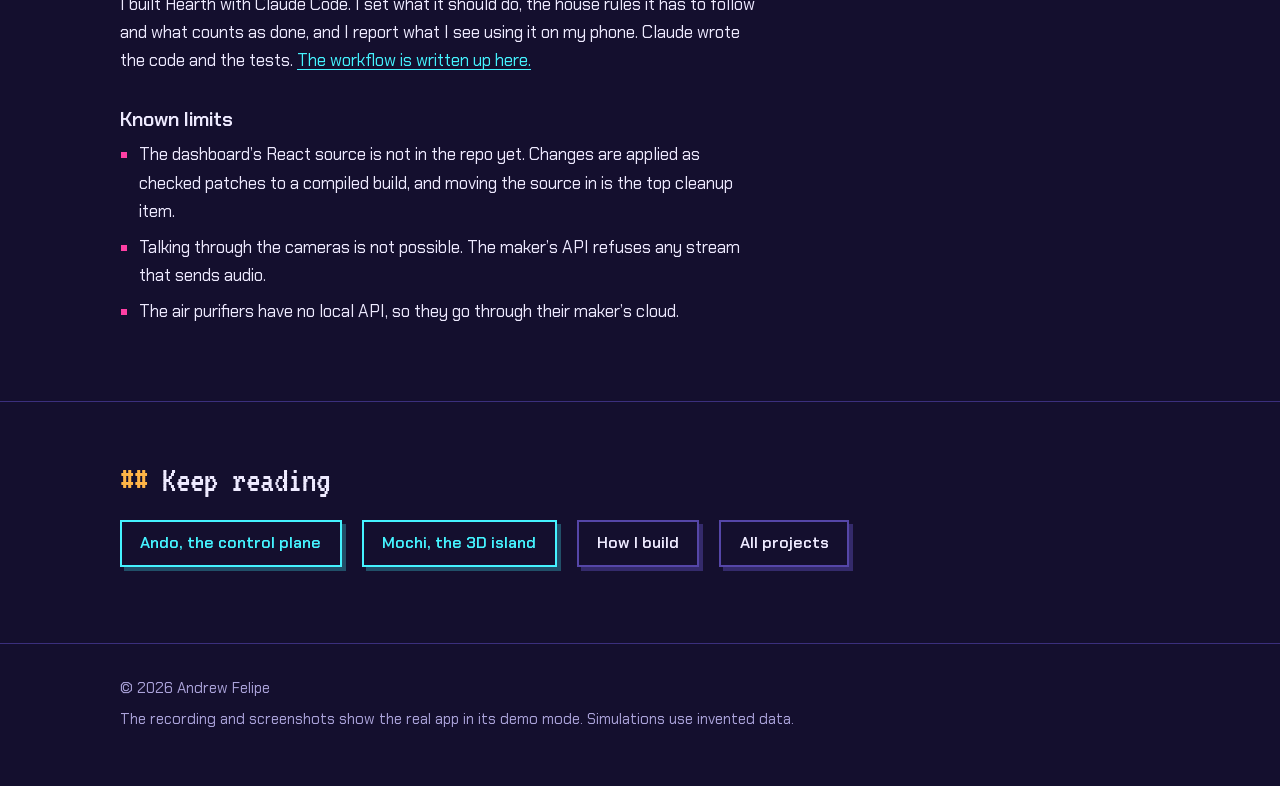
<file: projects/hearth/index.html>
<!doctype html>
<html lang="en">
<head>
<meta charset="utf-8">
<meta name="viewport" content="width=device-width, initial-scale=1">
<title>Hearth, a local-first home hub: Andrew Felipe</title>
<meta name="description" content="Hearth is the home hub I run on my own PC: lights, speakers and TVs controlled over the home network, cameras recorded to a disk I own, and a local model that answers questions. Case study with a recording and simulations.">
<meta name="theme-color" content="#140F2E">
<meta property="og:type" content="article">
<meta property="og:title" content="Hearth: a home hub that runs on my own PC">
<meta property="og:description" content="More than 20 device integrations, local camera recording, guest permissions and a shared GPU. With simulations you can run.">
<meta property="og:url" content="https://bandodrewmando.github.io/AndrewFelipe/projects/hearth/">
<meta property="og:image" content="https://bandodrewmando.github.io/AndrewFelipe/assets/og-card.png">
<meta property="og:image:width" content="1200">
<meta property="og:image:height" content="630">
<meta property="og:image:alt" content="Andrew Felipe, Java backend developer near Charlotte, NC. Projects: Ando, Hearth, Mochi and 21 work demos.">
<meta name="twitter:card" content="summary_large_image">
<link rel="icon" href="data:image/svg+xml,%3Csvg xmlns='http://www.w3.org/2000/svg' viewBox='0 0 32 32'%3E%3Crect width='32' height='32' fill='%23140F2E'/%3E%3Crect x='6' y='7' width='4' height='18' fill='%2345F3FF'/%3E%3Crect x='10' y='7' width='8' height='4' fill='%2345F3FF'/%3E%3Crect x='10' y='14' width='6' height='4' fill='%2345F3FF'/%3E%3Crect x='20' y='7' width='4' height='18' fill='%23FF3FA4'/%3E%3Crect x='24' y='7' width='4' height='4' fill='%23FF3FA4'/%3E%3Crect x='24' y='14' width='3' height='4' fill='%23FF3FA4'/%3E%3C/svg%3E">
<link rel="preload" href="../../assets/fonts/vt323-400.woff2" as="font" type="font/woff2" crossorigin>
<link rel="preload" href="../../assets/fonts/chakra-petch-400.woff2" as="font" type="font/woff2" crossorigin>
<link rel="stylesheet" href="../../styles.css">
</head>
<body>
<a class="skip" href="#main">Skip to content</a>

<header class="bar">
  <nav class="wrap nav" aria-label="Site">
    <a class="mark" href="../../" aria-label="Andrew Felipe, home">AF</a>
    <span class="crumb" aria-hidden="true">~/projects/hearth</span>
    <ul>
      <li><a href="../../#projects">Projects</a></li>
      <li><a href="../../work-demos/">Work demos</a></li>
      <li><a href="../../how-i-build/">How I build</a></li>
      <li><a href="../../#contact">Contact</a></li>
    </ul>
  </nav>
</header>

<main id="main">

  <header class="doc-head">
    <div class="wrap">
      <p class="cmd" aria-hidden="true"><span class="ps1">andrew@concord:~/projects/hearth$</span> <span class="run">cat README.md</span></p>
      <h1 class="title">Hearth</h1>
      <p class="sub">A home hub that runs on my own PC. Lights, speakers, TVs, cameras and air purifiers in one dashboard, spoken to directly over the home network wherever a device allows it. The cameras record to a disk I own.</p>
      <dl class="facts">
        <div><dt>What</dt><dd>A local-first smart-home hub with a phone dashboard</dd></div>
        <div><dt>Talks to</dt><dd>More than 20 kinds of device and service, among them Hue, Sonos, Chromecast and Google TV, Apple TV, Nanoleaf, Nest cameras, Roomba and Blueair</dd></div>
        <div><dt>Made of</dt><dd>Python and FastAPI, a React dashboard, SQLite, and a local language model served by Ollama</dd></div>
        <div><dt>Tests</dt><dd>About 535, run with pytest and a real browser against a simulated home</dd></div>
        <div><dt>Since</dt><dd>October 2026</dd></div>
      </dl>
    </div>
  </header>

  <section class="md" id="see-it">
    <div class="wrap">
      <h2>See it run</h2>
      <p>This is the real dashboard in its demo mode, which simulates a home and touches nothing real.</p>
      <div class="reel wide">
        <div>
          <figure class="window player" style="margin:0">
            <div class="titlebar" aria-hidden="true"><span>lights.mp4</span><span class="badge">25 s, no sound</span></div>
            <div class="window-body">
              <video controls muted playsinline preload="none" width="590" height="1278" poster="../../assets/hearth/lights-poster.webp" aria-label="Recording: changing a room's lights from the phone" aria-describedby="lights-words">
                <source src="../../assets/hearth/lights.mp4" type="video/mp4">
              </video>
            </div>
          </figure>
          <p class="caption" id="lights-words">A room&rsquo;s lights. One slider dims every lamp in the room as it moves. The colour wheel offers only colours all three lamps can make, and each lamp has its own dot to drag.</p>
        </div>
        <ul class="shots" tabindex="0" aria-label="Screenshots of Hearth. Scroll sideways for more.">
          <li><figure class="window calm"><img src="../../assets/hearth/home.webp" width="720" height="1561" loading="lazy" alt="Hearth's home screen: the house drawn as a neon outline with a tile for each room. Lit rooms glow amber."><figcaption>Home: the house as rooms. A lit room glows in its lamps&rsquo; own colour.</figcaption></figure></li>
          <li><figure class="window calm"><img src="../../assets/hearth/wheel.webp" width="720" height="1561" loading="lazy" alt="A room's sheet with a brightness slider, preset whites and colours, and a colour wheel with three dots, one per lamp."><figcaption>The wheel is drawn in the lamps&rsquo; own colour range, not the screen&rsquo;s.</figcaption></figure></li>
          <li><figure class="window calm"><img src="../../assets/hearth/devices.webp" width="720" height="1561" loading="lazy" alt="The Devices page: everything on the network grouped into kinds, with counts."><figcaption>Devices: everything on the Wi-Fi, by kind.</figcaption></figure></li>
          <li><figure class="window calm"><img src="../../assets/hearth/ask.webp" width="720" height="1561" loading="lazy" alt="Ask Hearth: a chat box with suggestions such as Make the living room cozy."><figcaption>Ask Hearth: a local model with tools, and a plain parser when the model is busy.</figcaption></figure></li>
        </ul>
      </div>
    </div>
  </section>

  <section class="md" id="problem">
    <div class="wrap">
      <h2>The problem</h2>
      <p class="lead">I own a lot of smart-home gear and was not getting much out of it. Every brand wants its own app and its own cloud.</p>
      <p>I wanted one fast dashboard on my phone, automation that does not depend on a maker&rsquo;s cloud wherever the device allows it, and camera recordings that stay on a disk I own. It also had to live politely on a gaming PC: idle when nobody is looking, and off the graphics card the moment a game starts.</p>
    </div>
  </section>

  <section class="md" id="cameras">
    <div class="wrap">
      <h2>How the cameras work</h2>
      <p>The camera maker&rsquo;s API hands over a live stream and nothing else. Everything after that happens on the PC.</p>
      <ol class="flow wide across">
        <li><strong>Live video in</strong><span>A WebRTC stream per camera. Lost packets and dropped sessions are expected, and the stream is renewed when the picture stays damaged.</span></li>
        <li><strong>Recorded as it arrives</strong><span>One-minute pieces go straight to disk, the video exactly as the camera sent it.</span></li>
        <li><strong>Watched on the CPU</strong><span>A small detector, YOLOX-Nano at about 10 ms a frame on one core, spots people, animals and vehicles. The GPU stays free.</span></li>
        <li><strong>Squeezed later</strong><span>After three hours a background process re-compresses each piece to HEVC at 720p, so a month fits in the space a few days used to take.</span></li>
        <li><strong>Played on a timeline</strong><span>Live video is decoded in the browser with WebCodecs. Recordings play as HLS, a 15-second fragment at a time.</span></li>
      </ol>
    </div>
  </section>

  <section class="md" id="decisions">
    <div class="wrap">
      <h2>Decisions that shaped it</h2>
      <ol class="decisions">
        <li>
          <h3>Devices are spoken to directly</h3>
          <p>Hue, Sonos, Chromecast, Nanoleaf and the TVs are driven over the local network with their own protocols. A maker&rsquo;s cloud is used only where the device leaves no choice, and every credential lives in Windows Credential Manager.</p>
          <p class="why">It is faster, and it keeps working when someone else&rsquo;s service is having a bad day.</p>
        </li>
        <li>
          <h3>A guest&rsquo;s reach is pinned at the moment they press</h3>
          <p>A guest link opens lights and speakers, plus whatever extras I tick. When a guest runs a scene, each step&rsquo;s target is turned into the exact devices it reaches right then, every one is checked, and that list is what runs.</p>
          <p class="why">A review found the gap this closes. A selector that was checked once and looked up again as each step ran could reach a device that turned up in between, such as a door lock that an integration added back mid-run. The <a href="#guests">guest simulation</a> shows the rules.</p>
        </li>
        <li>
          <h3>The graphics card is asked for, never assumed</h3>
          <p>Hearth&rsquo;s models are 16 to 18 GB and share one 24 GB card with my local model stack. Right before every request Hearth asks the other tenant whether to use the card, fall back to a second model server on the processor, or wait.</p>
          <p class="why">Loaded side by side, both spilled into shared memory and crawled. The <a href="#gpu">placement simulation</a> runs the same rules.</p>
        </li>
        <li>
          <h3>Measure on a slow phone before changing anything</h3>
          <p>When the dashboard felt laggy, it was measured with my real house&rsquo;s data on a phone slowed six times. The home page sitting still was busy 0.89 seconds of every second. It is now under 0.08.</p>
          <p class="why">The fixes were specific once the numbers were in: loops that animate only transform and opacity, live updates applied once per frame instead of once per message, and nothing that waits on a slow count.</p>
        </li>
      </ol>
    </div>
  </section>

  <section class="md" id="bugs">
    <div class="wrap">
      <h2>Six bugs worth the story</h2>
      <ol class="decisions">
        <li>
          <h3>The iPhone refused every recording</h3>
          <p>Re-compressed clips played everywhere except my phone. The hardware encoder was stamping every file as HEVC level 6.2 whatever its size, and an iPhone plays up to 5.1.</p>
          <p class="why">The encoder is now told the level and its output is checked. Files already on disk were mended in place by rewriting the one level byte in each header, so nothing had to be encoded twice.</p>
        </li>
        <li>
          <h3>The decoder that died after 17 seconds</h3>
          <p>One camera&rsquo;s live view, snapshots and person spotting all stopped 17 seconds after each start. The stream probes the network with padding-only packets, which arrive as empty pictures, and to FFmpeg an empty packet means the stream has ended.</p>
          <p class="why">Empty packets are dropped before the decoder sees them, and a decoder that gives no picture for three keyframes is started afresh.</p>
        </li>
        <li>
          <h3>A TV remote that lagged</h3>
          <p>Button presses took up to a third of a second. Pings showed why: the TV&rsquo;s Wi-Fi dozes between packets, answering in 2 to 354 ms and dropping one in five to ten.</p>
          <p class="why">While the remote is on screen, Hearth pings the TV every 50 ms to keep its radio awake, which brought the median to 3 ms. Sending small writes at once on every proxy connection removed a wait of up to 200 ms that Windows was adding.</p>
        </li>
        <li>
          <h3>The answer that never arrived</h3>
          <p>A question to the assistant was answered on the processor because the card was busy. The first word took 70 seconds, and Safari drops a connection that has said nothing for 60.</p>
          <p class="why">The reply stream now says where the answer is being made before the model starts, and sends a keep-alive every 10 seconds.</p>
        </li>
        <li>
          <h3>A correct password, refused</h3>
          <p>The air purifiers&rsquo; cloud kept turning down a correct login. Accounts live on one of its regional sign-ins, which do not follow where you live, and a region that has never heard of an account answers exactly like a wrong password.</p>
          <p class="why">When the region it asked says no, Hearth now asks each region whether it knows the email, and sends the password only where one does. The settings page says which it was: no account with that email, a wrong password, or an account locked for a while.</p>
        </li>
        <li>
          <h3>The watch that became the TV</h3>
          <p>After a restart, the remote said the Apple TV needed pairing again. It was talking to my watch. Phones and watches on my Wi-Fi keep changing addresses, an old announcement of the Apple TV&rsquo;s still named an address the watch had since been given, and Hearth remembers what a device is once it knows.</p>
          <p class="why">For a phone, a tablet or a watch, the router&rsquo;s word now wins, since it knows a device by its hardware address and not by the address it happens to hold. Of several devices that could be the Apple TV, Hearth picks the one it is paired with, never the first it finds. When Hearth decides a device is another model than it thought, the log now says so.</p>
        </li>
      </ol>
    </div>
  </section>

  <section class="md" id="try">
    <div class="wrap">
      <h2>Try the rules</h2>
      <p>Both simulations run in your browser with invented data, and follow the rules of the Python they are modelled on.</p>

      <article class="window sim wide" id="gpu" aria-labelledby="gpu-title">
        <div class="titlebar"><span id="gpu-title"><span class="pre">simulation: </span>who gets the graphics card</span><span class="badge">invented data</span></div>
        <div class="sim-body">
          <div class="pane">
            <h3>The situation</h3>
            <fieldset class="field">
              <legend>Hearth wants to run</legend>
              <div class="choices stack" id="c-job">
                <label class="choice"><input type="radio" name="c-job" value="describe" checked><span>A sentence about a camera clip (18 GB, can wait)</span></label>
                <label class="choice"><input type="radio" name="c-job" value="ask"><span>An answer to a question I just asked (20.8 GB, should not wait)</span></label>
              </div>
            </fieldset>
            <fieldset class="field">
              <legend>The model stack next door is</legend>
              <div class="choices" id="c-state">
                <label class="choice"><input type="radio" name="c-state" value="off"><span>Not running</span></label>
                <label class="choice"><input type="radio" name="c-state" value="asleep"><span>Asleep</span></label>
                <label class="choice"><input type="radio" name="c-state" value="awake" checked><span>Awake, idle</span></label>
                <label class="choice"><input type="radio" name="c-state" value="busy"><span>Busy with a job</span></label>
                <label class="choice"><input type="radio" name="c-state" value="settling"><span>Reloading its models</span></label>
              </div>
            </fieldset>
            <div class="field">
              <p class="label"><label for="c-room">Room it says it can spare:</label> <output id="c-room-out" for="c-room">6 GB</output></p>
              <input type="range" id="c-room" min="0" max="20" step="1" value="6">
              <p class="hint" id="c-room-hint">Only counts while it is awake and idle.</p>
            </div>
            <ul class="checks">
              <li><label><input type="checkbox" id="c-held"> <span>Hearth&rsquo;s own model is still on the card (16.5 GB)</span></label></li>
              <li><label><input type="checkbox" id="c-ram" checked> <span>The PC&rsquo;s memory has room for a copy on the processor</span></label></li>
              <li><label><input type="checkbox" id="c-game"> <span>A game is running</span></label></li>
            </ul>
          </div>
          <div class="pane">
            <h3>Where it runs</h3>
            <div class="card-bar" id="c-bar" role="img" aria-label="The 24 GB graphics card"><i class="seg-pc"></i><i class="seg-game"></i><i class="seg-stack"></i><i class="seg-hearth"></i></div>
            <ul class="legend">
              <li><i style="background:var(--wire-hi)"></i>Windows</li>
              <li><i style="background:var(--magenta)"></i>Model stack</li>
              <li><i style="background:var(--cyan)"></i>Hearth</li>
              <li><i style="background:var(--amber)"></i>A game</li>
            </ul>
            <p class="verdict" id="c-verdict" role="status" style="margin-bottom:1rem"></p>
            <ol class="trace" id="c-trace" aria-live="polite"></ol>
          </div>
        </div>
      </article>

      <article class="window sim wide" id="guests" aria-labelledby="guests-title">
        <div class="titlebar"><span id="guests-title"><span class="pre">simulation: </span>what a guest link opens</span><span class="badge">invented data</span></div>
        <div class="sim-body">
          <div class="pane">
            <h3>The link</h3>
            <fieldset class="field">
              <legend>Level</legend>
              <div class="choices" id="u-level">
                <label class="choice"><input type="radio" name="u-level" value="guest" checked><span>Lights and speakers</span></label>
                <label class="choice"><input type="radio" name="u-level" value="admin"><span>Admin</span></label>
              </div>
            </fieldset>
            <fieldset class="field" id="u-extras">
              <legend>It also opens</legend>
              <ul class="checks">
                <li><label><input type="checkbox" value="ask"> <span>Ask Hearth</span></label></li>
                <li><label><input type="checkbox" value="cameras"> <span>Cameras, watching only</span></label></li>
                <li><label><input type="checkbox" value="remote"> <span>TV remote</span></label></li>
                <li><label><input type="checkbox" value="devices"> <span>More devices: fans, purifiers, plugs, vacuums, thermostats</span></label></li>
              </ul>
            </fieldset>
            <div class="field">
              <label class="label" for="u-try">The guest tries to</label>
              <select id="u-try"></select>
            </div>
          </div>
          <div class="pane">
            <h3>What the server says</h3>
            <p class="verdict" id="u-verdict" role="status" style="margin-top:0;margin-bottom:1rem"></p>
            <ol class="trace" id="u-trace" aria-live="polite"></ol>
            <p class="hint" style="margin-top:1rem">The dashboard hides what a guest cannot use, but the hiding is only for looks. Every request is checked again on the server.</p>
          </div>
        </div>
      </article>
    </div>
  </section>

  <section class="md" id="verified">
    <div class="wrap">
      <h2>How it is verified</h2>
      <ul>
        <li>A demo mode simulates the whole home, so browser tests drive the real dashboard as a phone without touching a real lamp or TV.</li>
        <li>Cloud services and neighbours are faked for tests: a pretend air-purifier cloud, a pretend model stack and a pretend model server for the card-sharing rules.</li>
        <li>What made it slow is pinned by tests: a value that only ticks is never redrawn, an endless animation may only move opacity and transform, and the disk is counted at most once a minute.</li>
        <li>Guest rules have their own suites: what each link level sees, what it may press, and that a scene can never reach past it.</li>
        <li>When a bug turned out to be in a library, the test runs the real library. Typing from the TV remote goes through the real remote-control library to a pretend TV, and the test fails on the release that had the bug.</li>
      </ul>
    </div>
  </section>

  <section class="md" id="maps">
    <div class="wrap">
      <h2>Where it meets backend work</h2>
      <ul>
        <li>Integrating other people&rsquo;s APIs and protocols (REST, WebSocket, MQTT, mDNS, WebRTC), including the parts their documentation leaves out.</li>
        <li>Staying up: reconnects with back-off, rate limits respected, and outages explained. When nothing was recorded, the timeline says why, read from the Windows event log.</li>
        <li>Storage with a budget: retention rules, background compaction, and a quota that tunes itself so the month always fits.</li>
        <li>Authorization checked per request on the server, with a permission model that composes.</li>
        <li>Performance work that starts with a measurement and ends with a test.</li>
      </ul>
    </div>
  </section>

  <section class="md" id="built">
    <div class="wrap">
      <h2>How it was built</h2>
      <p>I built Hearth with Claude Code. I set what it should do, the house rules it has to follow and what counts as done, and I report what I see using it on my phone. Claude wrote the code and the tests. <a href="../../how-i-build/">The workflow is written up here.</a></p>
      <h3>Known limits</h3>
      <ul>
        <li>The dashboard&rsquo;s React source is not in the repo yet. Changes are applied as checked patches to a compiled build, and moving the source in is the top cleanup item.</li>
        <li>Talking through the cameras is not possible. The maker&rsquo;s API refuses any stream that sends audio.</li>
        <li>The air purifiers have no local API, so they go through their maker&rsquo;s cloud.</li>
      </ul>
    </div>
  </section>

  <section class="md" id="next">
    <div class="wrap">
      <h2>Keep reading</h2>
      <p class="next wide">
        <a class="btn" href="../ando/">Ando, the control plane</a>
        <a class="btn" href="../mochi/">Mochi, the 3D island</a>
        <a class="btn quiet" href="../../how-i-build/">How I build</a>
        <a class="btn quiet" href="../../#projects">All projects</a>
      </p>
    </div>
  </section>

</main>

<footer class="wrap foot">
  <p>&copy; 2026 Andrew Felipe</p>
  <p>The recording and screenshots show the real app in its demo mode. Simulations use invented data.</p>
</footer>

<script src="../../app.js"></script>
<script src="sim.js"></script>
<!-- Page view counts at andrewfelipe.goatcounter.com (no cookies) -->
<script data-goatcounter="https://andrewfelipe.goatcounter.com/count" async src="https://gc.zgo.at/count.js"></script>
<!-- Metricool tracker; skips browsers opted out with #toggle-goatcounter -->
<script>
  (function () {
    try { if (localStorage.getItem('skipgc') === 't' || location.hash === '#toggle-goatcounter') return; } catch (e) {}
    function loadScript(a){var b=document.getElementsByTagName("head")[0],c=document.createElement("script");c.type="text/javascript",c.src="https://tracker.metricool.com/resources/be.js",c.onreadystatechange=a,c.onload=a,b.appendChild(c)}loadScript(function(){beTracker.t({hash:"5af058e62d5480731baa67cbe3b12c4c"})});
  })();
</script>
</body>
</html>
</file>
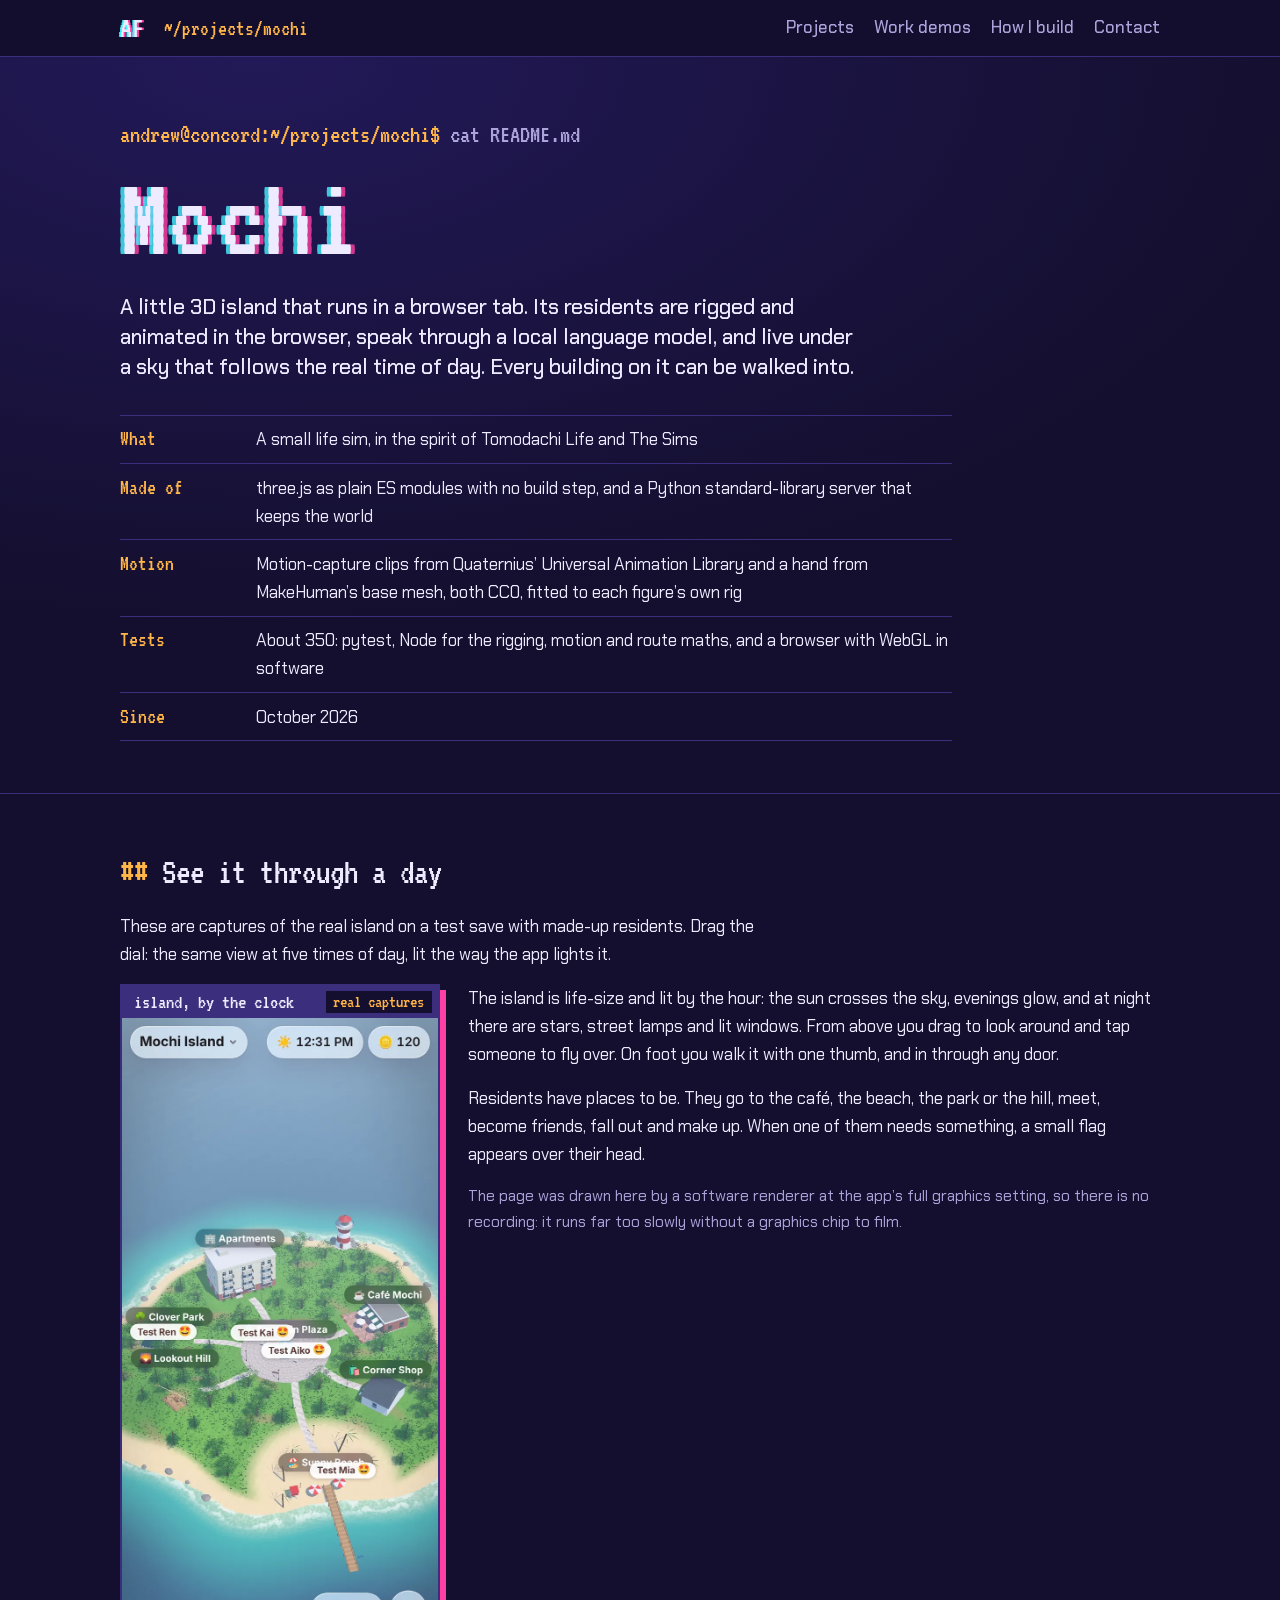
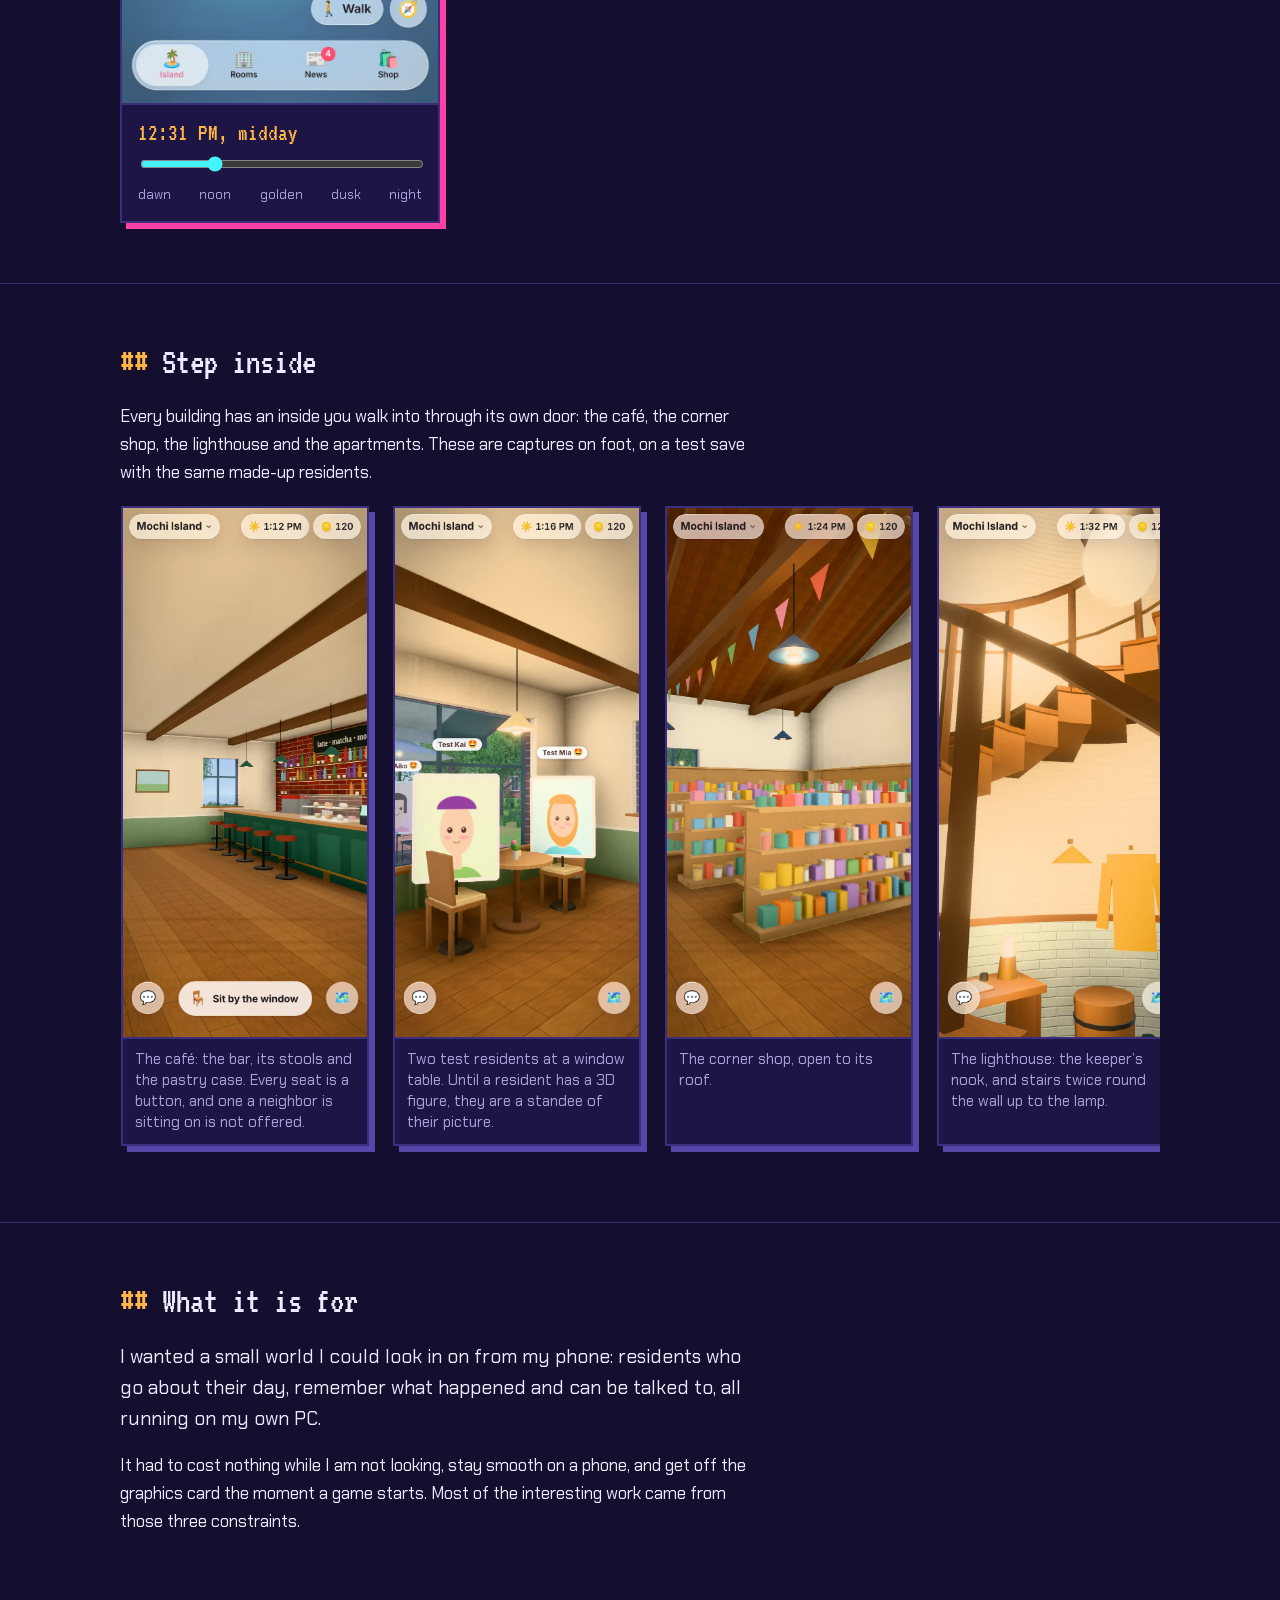
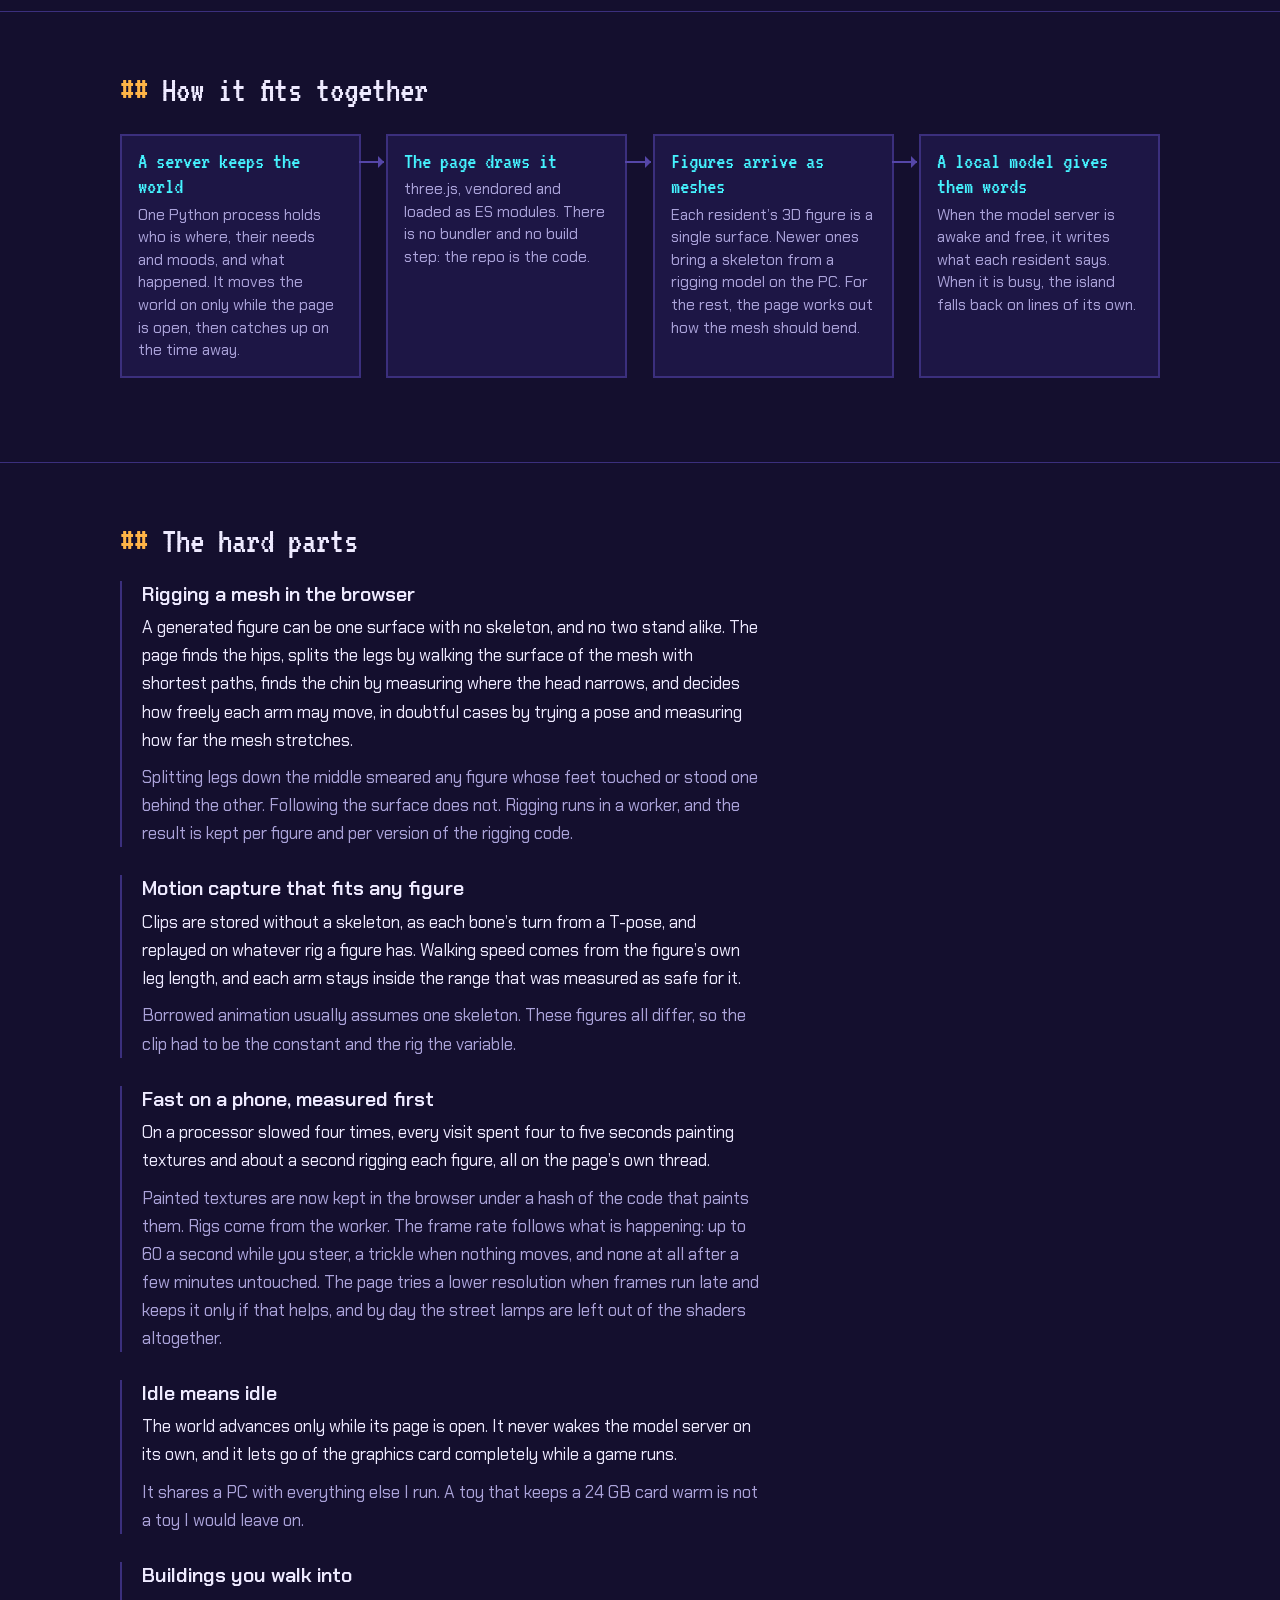
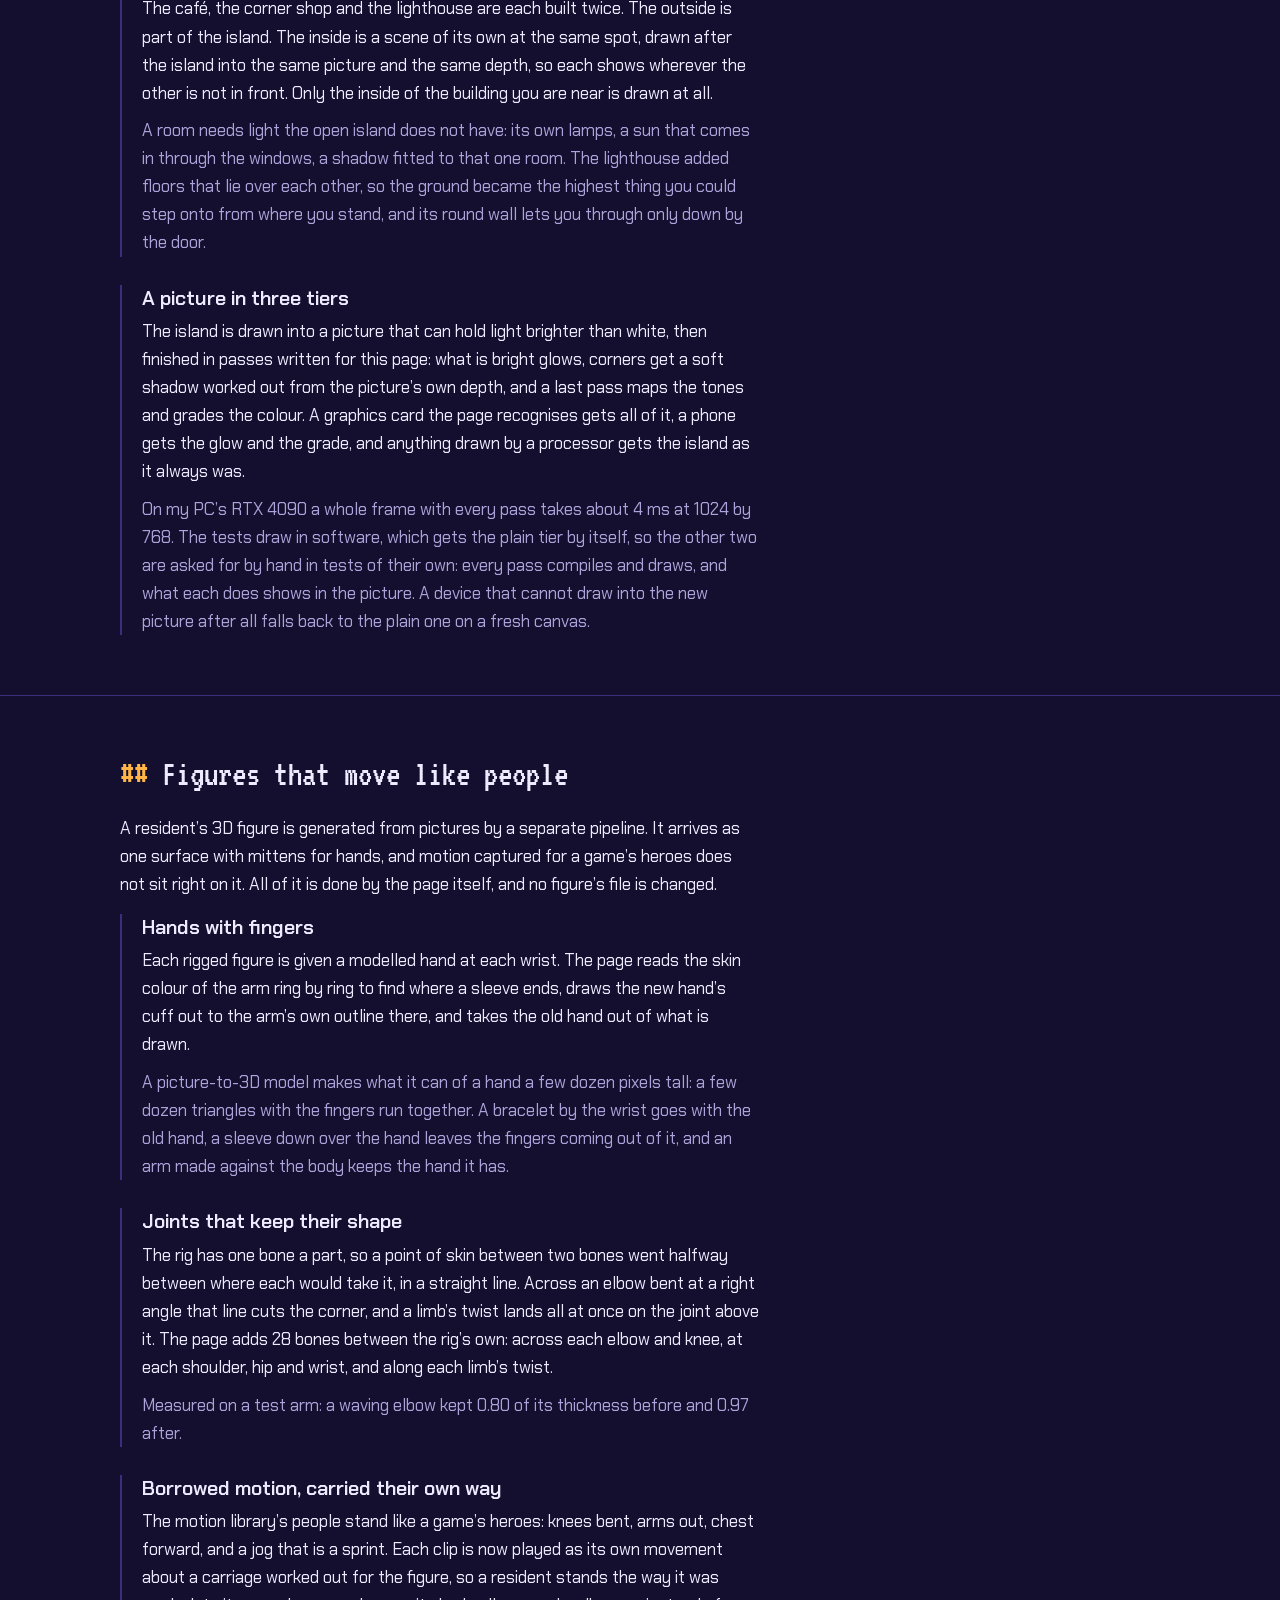
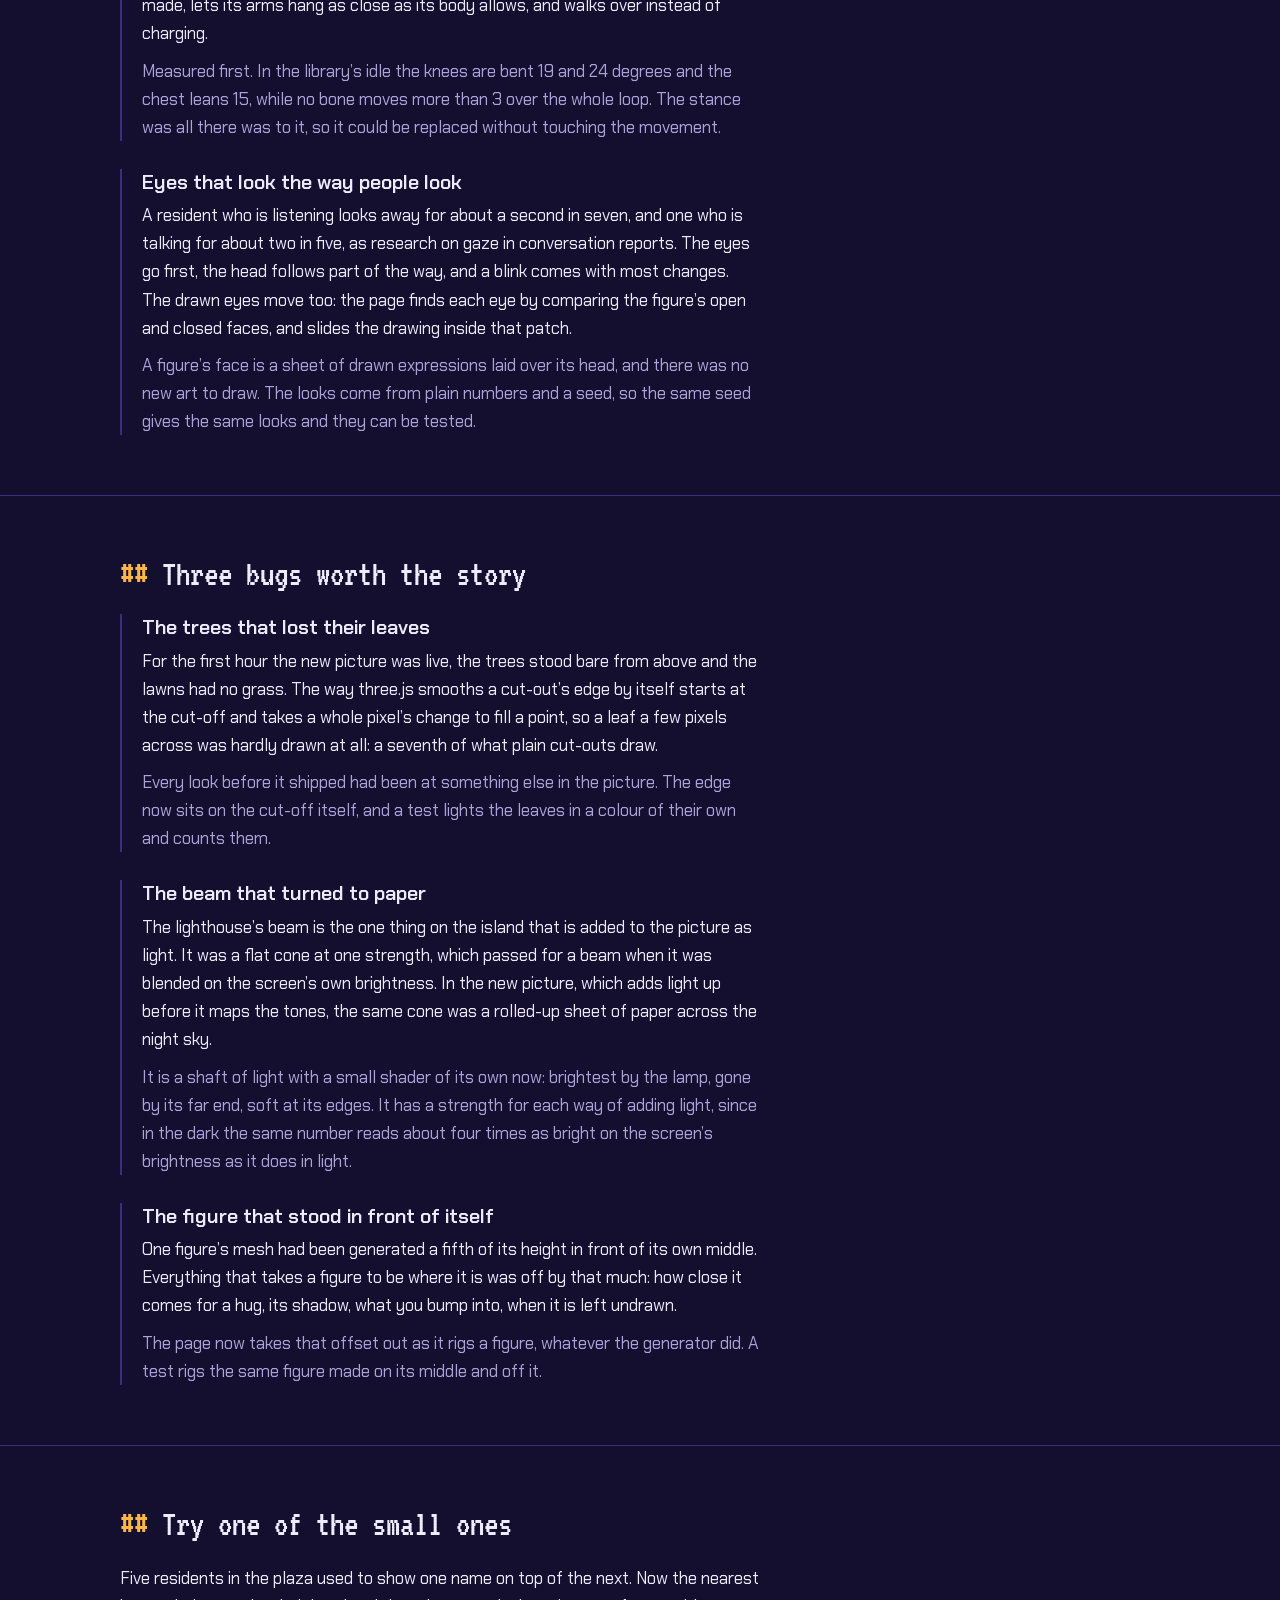
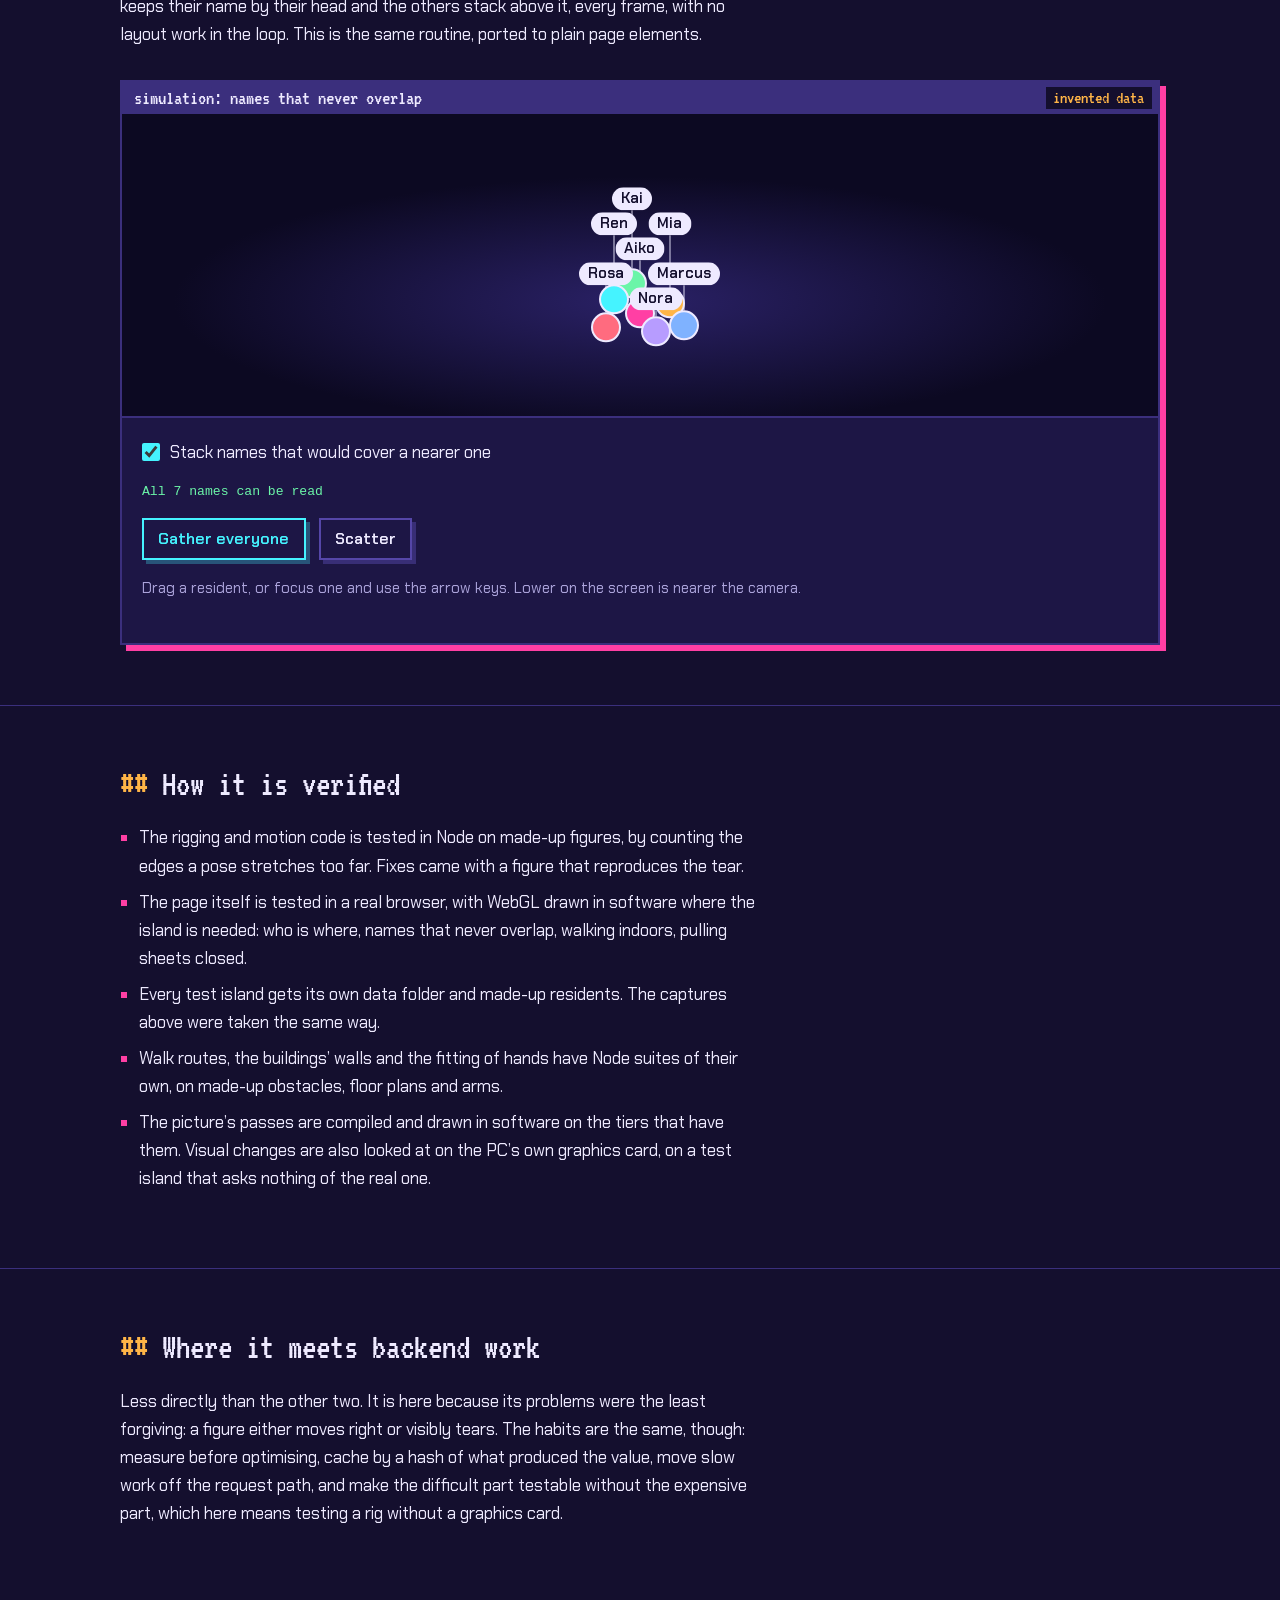
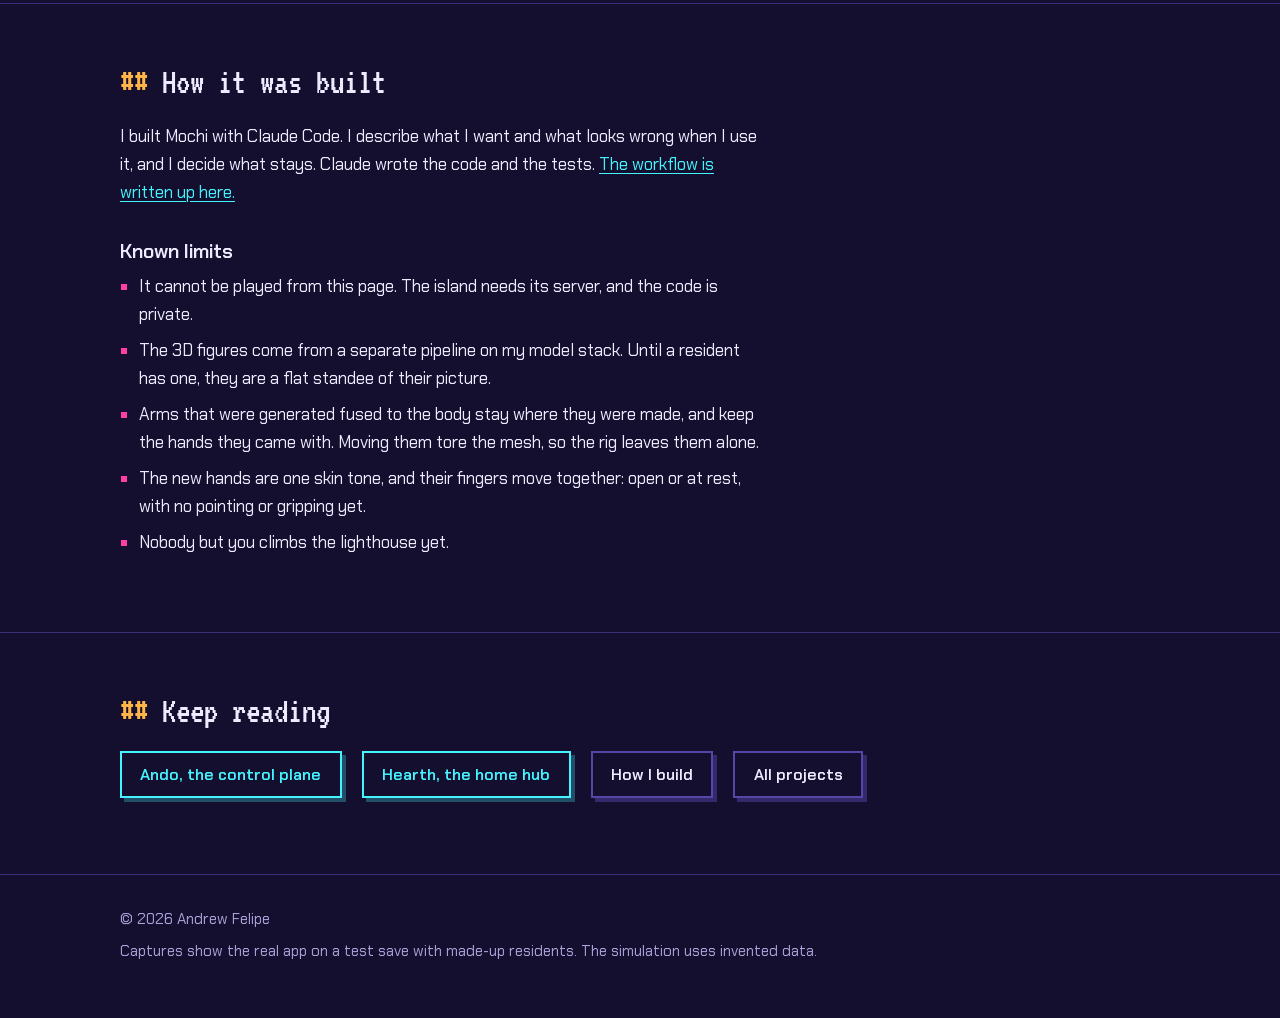
<file: projects/mochi/index.html>
<!doctype html>
<html lang="en">
<head>
<meta charset="utf-8">
<meta name="viewport" content="width=device-width, initial-scale=1">
<title>Mochi, a 3D island in a browser tab: Andrew Felipe</title>
<meta name="description" content="Mochi is a small life sim drawn with three.js and no build step. Its residents are rigged and animated in the browser, its buildings can be walked into, and the island is lit by the real time of day. Case study with real captures and a simulation.">
<meta name="theme-color" content="#140F2E">
<meta property="og:type" content="article">
<meta property="og:title" content="Mochi: a 3D island in a browser tab">
<meta property="og:description" content="three.js with no build step, rigging and motion capture in the browser, buildings you walk into, and a sky that follows the clock.">
<meta property="og:url" content="https://bandodrewmando.github.io/AndrewFelipe/projects/mochi/">
<meta property="og:image" content="https://bandodrewmando.github.io/AndrewFelipe/assets/og-card.png">
<meta property="og:image:width" content="1200">
<meta property="og:image:height" content="630">
<meta property="og:image:alt" content="Andrew Felipe, Java backend developer near Charlotte, NC. Projects: Ando, Hearth, Mochi and 21 work demos.">
<meta name="twitter:card" content="summary_large_image">
<link rel="icon" href="data:image/svg+xml,%3Csvg xmlns='http://www.w3.org/2000/svg' viewBox='0 0 32 32'%3E%3Crect width='32' height='32' fill='%23140F2E'/%3E%3Crect x='6' y='7' width='4' height='18' fill='%2345F3FF'/%3E%3Crect x='10' y='7' width='8' height='4' fill='%2345F3FF'/%3E%3Crect x='10' y='14' width='6' height='4' fill='%2345F3FF'/%3E%3Crect x='20' y='7' width='4' height='18' fill='%23FF3FA4'/%3E%3Crect x='24' y='7' width='4' height='4' fill='%23FF3FA4'/%3E%3Crect x='24' y='14' width='3' height='4' fill='%23FF3FA4'/%3E%3C/svg%3E">
<link rel="preload" href="../../assets/fonts/vt323-400.woff2" as="font" type="font/woff2" crossorigin>
<link rel="preload" href="../../assets/fonts/chakra-petch-400.woff2" as="font" type="font/woff2" crossorigin>
<link rel="stylesheet" href="../../styles.css">
</head>
<body>
<a class="skip" href="#main">Skip to content</a>

<header class="bar">
  <nav class="wrap nav" aria-label="Site">
    <a class="mark" href="../../" aria-label="Andrew Felipe, home">AF</a>
    <span class="crumb" aria-hidden="true">~/projects/mochi</span>
    <ul>
      <li><a href="../../#projects">Projects</a></li>
      <li><a href="../../work-demos/">Work demos</a></li>
      <li><a href="../../how-i-build/">How I build</a></li>
      <li><a href="../../#contact">Contact</a></li>
    </ul>
  </nav>
</header>

<main id="main">

  <header class="doc-head">
    <div class="wrap">
      <p class="cmd" aria-hidden="true"><span class="ps1">andrew@concord:~/projects/mochi$</span> <span class="run">cat README.md</span></p>
      <h1 class="title">Mochi</h1>
      <p class="sub">A little 3D island that runs in a browser tab. Its residents are rigged and animated in the browser, speak through a local language model, and live under a sky that follows the real time of day. Every building on it can be walked into.</p>
      <dl class="facts">
        <div><dt>What</dt><dd>A small life sim, in the spirit of Tomodachi Life and The Sims</dd></div>
        <div><dt>Made of</dt><dd>three.js as plain ES modules with no build step, and a Python standard-library server that keeps the world</dd></div>
        <div><dt>Motion</dt><dd>Motion-capture clips from Quaternius&rsquo; Universal Animation Library and a hand from MakeHuman&rsquo;s base mesh, both CC0, fitted to each figure&rsquo;s own rig</dd></div>
        <div><dt>Tests</dt><dd>About 350: pytest, Node for the rigging, motion and route maths, and a browser with WebGL in software</dd></div>
        <div><dt>Since</dt><dd>October 2026</dd></div>
      </dl>
    </div>
  </header>

  <section class="md" id="see-it">
    <div class="wrap">
      <h2>See it through a day</h2>
      <p>These are captures of the real island on a test save with made-up residents. Drag the dial: the same view at five times of day, lit the way the app lights it.</p>
      <div class="reel wide">
        <figure class="window daylight" style="margin:0">
          <div class="titlebar" aria-hidden="true"><span>island, by the clock</span><span class="badge">real captures</span></div>
          <div class="frames" id="day-frames">
            <img class="on" src="../../assets/mochi/island-1231.webp" width="720" height="1561" alt="The island at midday: apartments, a café, a shop, a lighthouse, a beach with a pier, and name tags over four residents in the plaza.">
            <img src="../../assets/mochi/island-0637.webp" loading="lazy" width="720" height="1561" alt="The island just after sunrise, in soft pink light.">
            <img src="../../assets/mochi/island-1807.webp" loading="lazy" width="720" height="1561" alt="The island in the golden hour before sunset.">
            <img src="../../assets/mochi/island-1925.webp" loading="lazy" width="720" height="1561" alt="The island at dusk: red sky, the lighthouse beam on.">
            <img src="../../assets/mochi/island-2131.webp" loading="lazy" width="720" height="1561" alt="The island at night: dark sea, the plaza lit by lamps, the lighthouse sweeping.">
          </div>
          <div class="dial">
            <output id="day-out" for="day-dial">12:31 PM, midday</output>
            <label class="sr" for="day-dial">Time of day</label>
            <input type="range" id="day-dial" min="0" max="4" step="1" value="1">
            <ul class="ticks" aria-hidden="true"><li>dawn</li><li>noon</li><li>golden</li><li>dusk</li><li>night</li></ul>
          </div>
        </figure>
        <div>
          <p>The island is life-size and lit by the hour: the sun crosses the sky, evenings glow, and at night there are stars, street lamps and lit windows. From above you drag to look around and tap someone to fly over. On foot you walk it with one thumb, and in through any door.</p>
          <p>Residents have places to be. They go to the café, the beach, the park or the hill, meet, become friends, fall out and make up. When one of them needs something, a small flag appears over their head.</p>
          <p class="caption">The page was drawn here by a software renderer at the app&rsquo;s full graphics setting, so there is no recording: it runs far too slowly without a graphics chip to film.</p>
        </div>
      </div>
    </div>
  </section>

  <section class="md" id="inside">
    <div class="wrap">
      <h2>Step inside</h2>
      <p>Every building has an inside you walk into through its own door: the caf&eacute;, the corner shop, the lighthouse and the apartments. These are captures on foot, on a test save with the same made-up residents.</p>
      <ul class="shots wide" tabindex="0" aria-label="Captures on foot inside Mochi's buildings. Scroll sideways for more.">
        <li><figure class="window calm"><img src="../../assets/mochi/cafe.webp" width="720" height="1561" loading="lazy" alt="Inside the caf&eacute;: a green bar with red stools along a brick wall of bottles, a pastry case, lamps hanging from the beams and a window onto the sea."><figcaption>The caf&eacute;: the bar, its stools and the pastry case. Every seat is a button, and one a neighbor is sitting on is not offered.</figcaption></figure></li>
        <li><figure class="window calm"><img src="../../assets/mochi/cafe-table.webp" width="720" height="1561" loading="lazy" alt="Two test residents at a window table in the caf&eacute;, each a flat picture on a stand with a name tag above it."><figcaption>Two test residents at a window table. Until a resident has a 3D figure, they are a standee of their picture.</figcaption></figure></li>
        <li><figure class="window calm"><img src="../../assets/mochi/shop.webp" width="720" height="1561" loading="lazy" alt="Inside the corner shop: shelves of colourful goods under a timber roof hung with bunting."><figcaption>The corner shop, open to its roof.</figcaption></figure></li>
        <li><figure class="window calm"><img src="../../assets/mochi/lighthouse.webp" width="720" height="1561" loading="lazy" alt="Inside the lighthouse: a wooden staircase winding up the round wall above a desk with a lamp."><figcaption>The lighthouse: the keeper&rsquo;s nook, and stairs twice round the wall up to the lamp.</figcaption></figure></li>
        <li><figure class="window calm"><img src="../../assets/mochi/gallery.webp" width="720" height="1561" loading="lazy" alt="The view from the top of the lighthouse at sunset: a railing in front, then treetops, the plaza and the hill under a pink sky."><figcaption>From the gallery at the top of the lighthouse, as the sun goes down.</figcaption></figure></li>
      </ul>
    </div>
  </section>

  <section class="md" id="problem">
    <div class="wrap">
      <h2>What it is for</h2>
      <p class="lead">I wanted a small world I could look in on from my phone: residents who go about their day, remember what happened and can be talked to, all running on my own PC.</p>
      <p>It had to cost nothing while I am not looking, stay smooth on a phone, and get off the graphics card the moment a game starts. Most of the interesting work came from those three constraints.</p>
    </div>
  </section>

  <section class="md" id="shape">
    <div class="wrap">
      <h2>How it fits together</h2>
      <ol class="flow across wide">
        <li><strong>A server keeps the world</strong><span>One Python process holds who is where, their needs and moods, and what happened. It moves the world on only while the page is open, then catches up on the time away.</span></li>
        <li><strong>The page draws it</strong><span>three.js, vendored and loaded as ES modules. There is no bundler and no build step: the repo is the code.</span></li>
        <li><strong>Figures arrive as meshes</strong><span>Each resident&rsquo;s 3D figure is a single surface. Newer ones bring a skeleton from a rigging model on the PC. For the rest, the page works out how the mesh should bend.</span></li>
        <li><strong>A local model gives them words</strong><span>When the model server is awake and free, it writes what each resident says. When it is busy, the island falls back on lines of its own.</span></li>
      </ol>
    </div>
  </section>

  <section class="md" id="decisions">
    <div class="wrap">
      <h2>The hard parts</h2>
      <ol class="decisions">
        <li>
          <h3>Rigging a mesh in the browser</h3>
          <p>A generated figure can be one surface with no skeleton, and no two stand alike. The page finds the hips, splits the legs by walking the surface of the mesh with shortest paths, finds the chin by measuring where the head narrows, and decides how freely each arm may move, in doubtful cases by trying a pose and measuring how far the mesh stretches.</p>
          <p class="why">Splitting legs down the middle smeared any figure whose feet touched or stood one behind the other. Following the surface does not. Rigging runs in a worker, and the result is kept per figure and per version of the rigging code.</p>
        </li>
        <li>
          <h3>Motion capture that fits any figure</h3>
          <p>Clips are stored without a skeleton, as each bone&rsquo;s turn from a T-pose, and replayed on whatever rig a figure has. Walking speed comes from the figure&rsquo;s own leg length, and each arm stays inside the range that was measured as safe for it.</p>
          <p class="why">Borrowed animation usually assumes one skeleton. These figures all differ, so the clip had to be the constant and the rig the variable.</p>
        </li>
        <li>
          <h3>Fast on a phone, measured first</h3>
          <p>On a processor slowed four times, every visit spent four to five seconds painting textures and about a second rigging each figure, all on the page&rsquo;s own thread.</p>
          <p class="why">Painted textures are now kept in the browser under a hash of the code that paints them. Rigs come from the worker. The frame rate follows what is happening: up to 60 a second while you steer, a trickle when nothing moves, and none at all after a few minutes untouched. The page tries a lower resolution when frames run late and keeps it only if that helps, and by day the street lamps are left out of the shaders altogether.</p>
        </li>
        <li>
          <h3>Idle means idle</h3>
          <p>The world advances only while its page is open. It never wakes the model server on its own, and it lets go of the graphics card completely while a game runs.</p>
          <p class="why">It shares a PC with everything else I run. A toy that keeps a 24 GB card warm is not a toy I would leave on.</p>
        </li>
        <li>
          <h3>Buildings you walk into</h3>
          <p>The caf&eacute;, the corner shop and the lighthouse are each built twice. The outside is part of the island. The inside is a scene of its own at the same spot, drawn after the island into the same picture and the same depth, so each shows wherever the other is not in front. Only the inside of the building you are near is drawn at all.</p>
          <p class="why">A room needs light the open island does not have: its own lamps, a sun that comes in through the windows, a shadow fitted to that one room. The lighthouse added floors that lie over each other, so the ground became the highest thing you could step onto from where you stand, and its round wall lets you through only down by the door.</p>
        </li>
        <li>
          <h3>A picture in three tiers</h3>
          <p>The island is drawn into a picture that can hold light brighter than white, then finished in passes written for this page: what is bright glows, corners get a soft shadow worked out from the picture&rsquo;s own depth, and a last pass maps the tones and grades the colour. A graphics card the page recognises gets all of it, a phone gets the glow and the grade, and anything drawn by a processor gets the island as it always was.</p>
          <p class="why">On my PC&rsquo;s RTX 4090 a whole frame with every pass takes about 4 ms at 1024 by 768. The tests draw in software, which gets the plain tier by itself, so the other two are asked for by hand in tests of their own: every pass compiles and draws, and what each does shows in the picture. A device that cannot draw into the new picture after all falls back to the plain one on a fresh canvas.</p>
        </li>
      </ol>
    </div>
  </section>

  <section class="md" id="figures">
    <div class="wrap">
      <h2>Figures that move like people</h2>
      <p>A resident&rsquo;s 3D figure is generated from pictures by a separate pipeline. It arrives as one surface with mittens for hands, and motion captured for a game&rsquo;s heroes does not sit right on it. All of it is done by the page itself, and no figure&rsquo;s file is changed.</p>
      <ol class="decisions">
        <li>
          <h3>Hands with fingers</h3>
          <p>Each rigged figure is given a modelled hand at each wrist. The page reads the skin colour of the arm ring by ring to find where a sleeve ends, draws the new hand&rsquo;s cuff out to the arm&rsquo;s own outline there, and takes the old hand out of what is drawn.</p>
          <p class="why">A picture-to-3D model makes what it can of a hand a few dozen pixels tall: a few dozen triangles with the fingers run together. A bracelet by the wrist goes with the old hand, a sleeve down over the hand leaves the fingers coming out of it, and an arm made against the body keeps the hand it has.</p>
        </li>
        <li>
          <h3>Joints that keep their shape</h3>
          <p>The rig has one bone a part, so a point of skin between two bones went halfway between where each would take it, in a straight line. Across an elbow bent at a right angle that line cuts the corner, and a limb&rsquo;s twist lands all at once on the joint above it. The page adds 28 bones between the rig&rsquo;s own: across each elbow and knee, at each shoulder, hip and wrist, and along each limb&rsquo;s twist.</p>
          <p class="why">Measured on a test arm: a waving elbow kept 0.80 of its thickness before and 0.97 after.</p>
        </li>
        <li>
          <h3>Borrowed motion, carried their own way</h3>
          <p>The motion library&rsquo;s people stand like a game&rsquo;s heroes: knees bent, arms out, chest forward, and a jog that is a sprint. Each clip is now played as its own movement about a carriage worked out for the figure, so a resident stands the way it was made, lets its arms hang as close as its body allows, and walks over instead of charging.</p>
          <p class="why">Measured first. In the library&rsquo;s idle the knees are bent 19 and 24 degrees and the chest leans 15, while no bone moves more than 3 over the whole loop. The stance was all there was to it, so it could be replaced without touching the movement.</p>
        </li>
        <li>
          <h3>Eyes that look the way people look</h3>
          <p>A resident who is listening looks away for about a second in seven, and one who is talking for about two in five, as research on gaze in conversation reports. The eyes go first, the head follows part of the way, and a blink comes with most changes. The drawn eyes move too: the page finds each eye by comparing the figure&rsquo;s open and closed faces, and slides the drawing inside that patch.</p>
          <p class="why">A figure&rsquo;s face is a sheet of drawn expressions laid over its head, and there was no new art to draw. The looks come from plain numbers and a seed, so the same seed gives the same looks and they can be tested.</p>
        </li>
      </ol>
    </div>
  </section>

  <section class="md" id="bugs">
    <div class="wrap">
      <h2>Three bugs worth the story</h2>
      <ol class="decisions">
        <li>
          <h3>The trees that lost their leaves</h3>
          <p>For the first hour the new picture was live, the trees stood bare from above and the lawns had no grass. The way three.js smooths a cut-out&rsquo;s edge by itself starts at the cut-off and takes a whole pixel&rsquo;s change to fill a point, so a leaf a few pixels across was hardly drawn at all: a seventh of what plain cut-outs draw.</p>
          <p class="why">Every look before it shipped had been at something else in the picture. The edge now sits on the cut-off itself, and a test lights the leaves in a colour of their own and counts them.</p>
        </li>
        <li>
          <h3>The beam that turned to paper</h3>
          <p>The lighthouse&rsquo;s beam is the one thing on the island that is added to the picture as light. It was a flat cone at one strength, which passed for a beam when it was blended on the screen&rsquo;s own brightness. In the new picture, which adds light up before it maps the tones, the same cone was a rolled-up sheet of paper across the night sky.</p>
          <p class="why">It is a shaft of light with a small shader of its own now: brightest by the lamp, gone by its far end, soft at its edges. It has a strength for each way of adding light, since in the dark the same number reads about four times as bright on the screen&rsquo;s brightness as it does in light.</p>
        </li>
        <li>
          <h3>The figure that stood in front of itself</h3>
          <p>One figure&rsquo;s mesh had been generated a fifth of its height in front of its own middle. Everything that takes a figure to be where it is was off by that much: how close it comes for a hug, its shadow, what you bump into, when it is left undrawn.</p>
          <p class="why">The page now takes that offset out as it rigs a figure, whatever the generator did. A test rigs the same figure made on its middle and off it.</p>
        </li>
      </ol>
    </div>
  </section>

  <section class="md" id="try">
    <div class="wrap">
      <h2>Try one of the small ones</h2>
      <p>Five residents in the plaza used to show one name on top of the next. Now the nearest keeps their name by their head and the others stack above it, every frame, with no layout work in the loop. This is the same routine, ported to plain page elements.</p>

      <article class="window sim wide" id="names" aria-labelledby="names-title">
        <div class="titlebar"><span id="names-title"><span class="pre">simulation: </span>names that never overlap</span><span class="badge">invented data</span></div>
        <div class="plaza" id="plaza" role="group" aria-label="Residents in the plaza. Drag one, or focus it and use the arrow keys."></div>
        <div class="window-body">
          <ul class="checks" style="margin-bottom:1rem">
            <li><label><input type="checkbox" id="n-stack" checked> <span>Stack names that would cover a nearer one</span></label></li>
          </ul>
          <p class="hashline" id="n-count" role="status" style="margin-bottom:1rem"></p>
          <div class="actions" style="margin:0">
            <button type="button" class="btn" id="n-gather">Gather everyone</button>
            <button type="button" class="btn quiet" id="n-scatter">Scatter</button>
          </div>
          <p class="hint" style="margin-top:1rem">Drag a resident, or focus one and use the arrow keys. Lower on the screen is nearer the camera.</p>
        </div>
      </article>
    </div>
  </section>

  <section class="md" id="verified">
    <div class="wrap">
      <h2>How it is verified</h2>
      <ul>
        <li>The rigging and motion code is tested in Node on made-up figures, by counting the edges a pose stretches too far. Fixes came with a figure that reproduces the tear.</li>
        <li>The page itself is tested in a real browser, with WebGL drawn in software where the island is needed: who is where, names that never overlap, walking indoors, pulling sheets closed.</li>
        <li>Every test island gets its own data folder and made-up residents. The captures above were taken the same way.</li>
        <li>Walk routes, the buildings&rsquo; walls and the fitting of hands have Node suites of their own, on made-up obstacles, floor plans and arms.</li>
        <li>The picture&rsquo;s passes are compiled and drawn in software on the tiers that have them. Visual changes are also looked at on the PC&rsquo;s own graphics card, on a test island that asks nothing of the real one.</li>
      </ul>
    </div>
  </section>

  <section class="md" id="maps">
    <div class="wrap">
      <h2>Where it meets backend work</h2>
      <p>Less directly than the other two. It is here because its problems were the least forgiving: a figure either moves right or visibly tears. The habits are the same, though: measure before optimising, cache by a hash of what produced the value, move slow work off the request path, and make the difficult part testable without the expensive part, which here means testing a rig without a graphics card.</p>
    </div>
  </section>

  <section class="md" id="built">
    <div class="wrap">
      <h2>How it was built</h2>
      <p>I built Mochi with Claude Code. I describe what I want and what looks wrong when I use it, and I decide what stays. Claude wrote the code and the tests. <a href="../../how-i-build/">The workflow is written up here.</a></p>
      <h3>Known limits</h3>
      <ul>
        <li>It cannot be played from this page. The island needs its server, and the code is private.</li>
        <li>The 3D figures come from a separate pipeline on my model stack. Until a resident has one, they are a flat standee of their picture.</li>
        <li>Arms that were generated fused to the body stay where they were made, and keep the hands they came with. Moving them tore the mesh, so the rig leaves them alone.</li>
        <li>The new hands are one skin tone, and their fingers move together: open or at rest, with no pointing or gripping yet.</li>
        <li>Nobody but you climbs the lighthouse yet.</li>
      </ul>
    </div>
  </section>

  <section class="md" id="next">
    <div class="wrap">
      <h2>Keep reading</h2>
      <p class="next wide">
        <a class="btn" href="../ando/">Ando, the control plane</a>
        <a class="btn" href="../hearth/">Hearth, the home hub</a>
        <a class="btn quiet" href="../../how-i-build/">How I build</a>
        <a class="btn quiet" href="../../#projects">All projects</a>
      </p>
    </div>
  </section>

</main>

<footer class="wrap foot">
  <p>&copy; 2026 Andrew Felipe</p>
  <p>Captures show the real app on a test save with made-up residents. The simulation uses invented data.</p>
</footer>

<script src="../../app.js"></script>
<script src="sim.js"></script>
<!-- Page view counts at andrewfelipe.goatcounter.com (no cookies) -->
<script data-goatcounter="https://andrewfelipe.goatcounter.com/count" async src="https://gc.zgo.at/count.js"></script>
<!-- Metricool tracker; skips browsers opted out with #toggle-goatcounter -->
<script>
  (function () {
    try { if (localStorage.getItem('skipgc') === 't' || location.hash === '#toggle-goatcounter') return; } catch (e) {}
    function loadScript(a){var b=document.getElementsByTagName("head")[0],c=document.createElement("script");c.type="text/javascript",c.src="https://tracker.metricool.com/resources/be.js",c.onreadystatechange=a,c.onload=a,b.appendChild(c)}loadScript(function(){beTracker.t({hash:"5af058e62d5480731baa67cbe3b12c4c"})});
  })();
</script>
</body>
</html>
</file>
<file: styles.css>
/* Andrew Felipe: one stylesheet for the home page, the project pages and how-i-build.
   (work-demos/ carries its own styles, in the same palette.) */

/* The two typefaces, served from this site (SIL Open Font License: assets/fonts/*-OFL.txt). */
@font-face { font-family: "VT323"; font-style: normal; font-weight: 400; font-display: swap; src: url("assets/fonts/vt323-400.woff2") format("woff2"); }
@font-face { font-family: "Chakra Petch"; font-style: normal; font-weight: 400; font-display: swap; src: url("assets/fonts/chakra-petch-400.woff2") format("woff2"); }
@font-face { font-family: "Chakra Petch"; font-style: normal; font-weight: 500; font-display: swap; src: url("assets/fonts/chakra-petch-500.woff2") format("woff2"); }
@font-face { font-family: "Chakra Petch"; font-style: normal; font-weight: 600; font-display: swap; src: url("assets/fonts/chakra-petch-600.woff2") format("woff2"); }

:root {
  --glass: #140F2E;
  --panel: #1D1645;
  --well: #0C0922;
  --wire: #3B2F7D;
  --wire-hi: #5546A8;
  --text: #EEEAFF;
  --dim: #ABA3DA;
  --amber: #FFB547;
  --cyan: #45F3FF;
  --magenta: #FF3FA4;
  --ok: #6BF5A8;
  --no: #FF6B7F;
  --pixel: "VT323", "DejaVu Sans Mono", ui-monospace, monospace;
  --sans: "Chakra Petch", system-ui, -apple-system, "Segoe UI", Roboto, sans-serif;
  --mono: ui-monospace, "SF Mono", SFMono-Regular, Menlo, Consolas, "Liberation Mono", monospace;
  --measure: 40rem;
  --gap: clamp(1.1rem, 2.6vw, 1.75rem);
  color-scheme: dark;
}

*, *::before, *::after { box-sizing: border-box; }

html {
  scroll-behavior: smooth;
  scroll-padding-top: 4.75rem;
  -webkit-text-size-adjust: 100%;
}

body {
  margin: 0;
  background: var(--glass);
  color: var(--text);
  font: 400 1.0625rem/1.65 var(--sans);
}

::selection { background: var(--magenta); color: var(--glass); }

a {
  color: var(--cyan);
  text-decoration-thickness: 1px;
  text-underline-offset: .2em;
}
a:hover { text-decoration-thickness: 2px; }
:focus-visible { outline: 2px solid var(--cyan); outline-offset: 3px; }

img, video { max-width: 100%; height: auto; }

code, kbd, samp { font-family: var(--mono); font-size: .88em; }
:not(pre) > code { padding: .08em .35em; background: var(--well); border: 1px solid var(--wire); overflow-wrap: anywhere; }

.wrap { max-width: 1080px; margin-inline: auto; padding-inline: 20px; }

.skip { position: absolute; left: -999px; top: .75rem; z-index: 100; padding: .5rem .75rem; background: var(--panel); }
.skip:focus { left: 1rem; }

.sr {
  position: absolute; width: 1px; height: 1px; margin: -1px; padding: 0;
  overflow: hidden; clip: rect(0 0 0 0); white-space: nowrap; border: 0;
}

/* Pages cross-fade into each other where the browser can do it by itself. */
@view-transition { navigation: auto; }

/* ---- Header ---- */
.bar {
  position: sticky; top: 0; z-index: 40;
  background: rgba(20, 15, 46, .92);
  backdrop-filter: blur(8px);
  border-bottom: 1px solid var(--wire);
}
/* X's in-app browser keeps treating its toolbar as covering the page after the toolbar slides away, so the
   bar sticks a toolbar's height down the screen. This fills the space above the bar so the page never shows
   through there. In every other browser it sits above the top of the screen, out of sight. */
.bar::before {
  content: ""; position: absolute; left: 0; right: 0; bottom: 100%;
  height: 100vh; background: var(--glass); pointer-events: none;
}
.nav { display: flex; align-items: center; gap: 1.25rem; min-height: 3.5rem; }
.mark {
  flex: none;
  font: 1.9rem/1 var(--pixel);
  color: var(--text);
  text-decoration: none;
  text-shadow: -2px 0 var(--cyan), 2px 0 var(--magenta);
}
.crumb {
  flex: none;
  font: 1.375rem/1 var(--pixel);
  color: var(--amber);
  white-space: nowrap;
}
.crumb a { color: inherit; text-decoration: none; }
.crumb a:hover { text-decoration: underline; }
.nav ul {
  display: flex; gap: 1.25rem;
  margin: 0 0 0 auto; padding: 0; list-style: none;
  overflow-x: auto; scrollbar-width: none;
}
.nav ul::-webkit-scrollbar { display: none; }
.nav li a {
  display: block; padding: .55rem 0;
  color: var(--dim); font-weight: 500; white-space: nowrap; text-decoration: none;
  border-bottom: 2px solid transparent;
}
.nav li a:hover { color: var(--text); }
.nav li a[aria-current] { color: var(--text); border-bottom-color: var(--magenta); }

/* ---- Hero: the CRT screen ---- */
.hero {
  position: relative;
  overflow: hidden;
  padding-block: clamp(2.75rem, 8vw, 6rem) clamp(3rem, 8vw, 5.5rem);
  border-bottom: 1px solid var(--wire);
  background: radial-gradient(120% 90% at 25% 30%, #251B5E 0%, var(--glass) 72%);
}
.hero::after {
  content: "";
  position: absolute; inset: 0;
  pointer-events: none;
  background: repeating-linear-gradient(to bottom, transparent 0 2px, rgba(6, 3, 20, .3) 2px 3px);
}
.boot {
  margin: 0 0 2.25rem;
  min-height: 5em;
  font: 1.375rem/1.25 var(--pixel);
  color: var(--amber);
  white-space: pre-wrap;
  text-shadow: 0 0 .45em rgba(255, 181, 71, .35);
}
.name {
  margin: 0;
  font: 400 clamp(4.75rem, 17vw, 11.5rem)/.8 var(--pixel);
  letter-spacing: .01em;
  color: var(--text);
  text-shadow:
    -.035em 0 rgba(69, 243, 255, .8),
    .035em 0 rgba(255, 63, 164, .8),
    0 0 .3em rgba(69, 243, 255, .25);
}
.name .line { display: block; }
.cursor {
  display: inline-block;
  width: .42em; height: .6em;
  margin-left: .06em;
  background: var(--amber);
  box-shadow: 0 0 .25em rgba(255, 181, 71, .6);
  animation: blink 1.05s steps(1) infinite;
}
@keyframes blink { 50% { opacity: 0; } }

.role { margin: 2.25rem 0 0; font-weight: 600; font-size: 1.3125rem; line-height: 1.35; }
.role::before {
  content: ""; display: inline-block; width: .6em; height: .6em; margin-right: .55em;
  background: var(--ok); box-shadow: 0 0 .5em rgba(107, 245, 168, .7);
}
.lede { max-width: 58rem; margin: .9rem 0 0; font-size: 1.1875rem; }
.actions { display: flex; flex-wrap: wrap; gap: .9rem 1.1rem; margin: 2rem 0 0; }
/* Scanlines run over the boot text and name; reading text and buttons stay crisp */
.role, .lede, .actions { position: relative; z-index: 1; }

.name, .role, .lede, .actions { transition: opacity .35s ease; }
.booting .name, .booting .role, .booting .lede, .booting .actions { opacity: 0; }
.glitch .name { animation: glitch .6s steps(2) 1; }
@keyframes glitch {
  0%   { clip-path: inset(0 0 0 0); text-shadow: -.09em 0 var(--cyan), .09em 0 var(--magenta); }
  20%  { clip-path: inset(12% 0 52% 0); transform: translateX(-.03em) skewX(-8deg); }
  40%  { clip-path: inset(48% 0 10% 0); transform: translateX(.04em); }
  60%  { clip-path: inset(26% 0 30% 0); transform: translateX(-.015em) skewX(5deg); }
  80%  { clip-path: inset(0 0 0 0); transform: none; text-shadow: -.05em 0 var(--cyan), .05em 0 var(--magenta); }
  100% { clip-path: inset(0 0 0 0); transform: none; }
}

/* ---- Buttons ---- */
.btn {
  display: inline-block;
  padding: .85rem 1.15rem;
  border: 2px solid var(--cyan);
  color: var(--cyan);
  background: transparent;
  font: 600 1rem/1 var(--sans);
  text-decoration: none;
  cursor: pointer;
  box-shadow: 4px 4px 0 rgba(69, 243, 255, .28);
  transition: transform .12s ease, box-shadow .12s ease;
}
.btn:hover { transform: translate(-2px, -2px); box-shadow: 6px 6px 0 rgba(69, 243, 255, .4); }
.btn:active { transform: translate(2px, 2px); box-shadow: 2px 2px 0 rgba(69, 243, 255, .4); }
.btn.primary { background: var(--magenta); border-color: var(--magenta); color: var(--glass); box-shadow: 4px 4px 0 var(--cyan); }
.btn.primary:hover { box-shadow: 6px 6px 0 var(--cyan); }
.btn.primary:active { box-shadow: 2px 2px 0 var(--cyan); }
.btn.quiet { border-color: var(--wire-hi); color: var(--text); box-shadow: 4px 4px 0 rgba(85, 70, 168, .5); }
.btn.quiet:hover { box-shadow: 6px 6px 0 rgba(85, 70, 168, .7); }
.btn.quiet:active { box-shadow: 2px 2px 0 rgba(85, 70, 168, .7); }
.btn[disabled] { opacity: .5; cursor: not-allowed; transform: none; }

/* ---- Sections ---- */
.block { padding-block: clamp(3rem, 7vw, 4.5rem); border-bottom: 1px solid var(--wire); }
.cmd { margin: 0 0 1.5rem; font: 400 2rem/1.1 var(--pixel); overflow-wrap: anywhere; }
.ps1 { color: var(--amber); }
.cmd .run { white-space: nowrap; }
.block p { max-width: 58rem; margin: 0 0 1rem; }
.block p:last-child { margin-bottom: 0; }
.block .intro { max-width: var(--measure); margin-bottom: 2rem; }

/* Experience: a log, newest first */
.log { max-width: 54rem; margin: 0; padding: 0; list-style: none; }
.entry { display: grid; grid-template-columns: 10rem minmax(0, 1fr); gap: 0 1.5rem; padding-bottom: 2.25rem; }
.entry:last-child { padding-bottom: 0; }
.block .when { margin: .1rem 0 0; font: 1.375rem/1.2 var(--pixel); color: var(--amber); }
.what { padding-left: 1.5rem; border-left: 2px solid var(--wire); }
.what h3 { margin: 0; font: 600 1.25rem/1.3 var(--sans); }
.org { font-weight: 400; color: var(--dim); }
.block .ctx { margin: .35rem 0 0; color: var(--dim); font-size: .975rem; }
.what ul { margin: .75rem 0 0; padding-left: 1.1rem; list-style: square; }
.what li { margin: 0 0 .5rem; }
.what li:last-child { margin-bottom: 0; }
.what li::marker { color: var(--magenta); }

/* ---- Windows: the 90s app window every card is made of ---- */
.window { border: 2px solid var(--wire); background: var(--panel); box-shadow: 6px 6px 0 var(--magenta); }
.window.solo { max-width: 40rem; }
.window.calm { box-shadow: 6px 6px 0 var(--wire-hi); }
.window.flat { box-shadow: none; }
.titlebar {
  display: flex; align-items: center; justify-content: space-between; gap: 1rem;
  padding: .3rem .4rem .3rem .75rem;
  background: var(--wire);
  font: 1.3rem/1 var(--pixel);
}
.titlebar > :first-child { min-width: 0; overflow: hidden; text-overflow: ellipsis; white-space: nowrap; }
.ctrl { display: flex; flex: none; gap: .3rem; }
.ctrl span { display: block; width: .85rem; height: .85rem; border: 2px solid var(--text); }
.badge { flex: none; padding: .05rem .45rem .1rem; background: var(--glass); color: var(--amber); font: 1.15rem/1.1 var(--pixel); }
.window-body { padding: 1.25rem 1.25rem 1.6rem; }
.window h3 { margin: 0 0 .5rem; font: 600 1.375rem/1.25 var(--sans); }
.window h3 a { color: var(--text); text-decoration: none; }
.window h3 a:hover { text-decoration: underline; }
.block .window p { margin-bottom: 1.1rem; }
.block .window p:last-child { margin-bottom: 0; }
.window .btn { margin-top: .3rem; }
/* Work demos card: one button per employer */
.window-actions { display: flex; flex-wrap: wrap; gap: .9rem 1.1rem; }
.btn.tiaa { border-color: var(--magenta); color: var(--magenta); box-shadow: 4px 4px 0 rgba(255, 63, 164, .3); }
.btn.tiaa:hover { box-shadow: 6px 6px 0 rgba(255, 63, 164, .42); }
.btn.tiaa:active { box-shadow: 2px 2px 0 rgba(255, 63, 164, .42); }

/* ---- Projects: one wide window, two smaller ones ---- */
.bento { display: grid; gap: 2rem 1.75rem; grid-template-columns: minmax(0, 1fr); }
.tile { display: flex; flex-direction: column; min-width: 0; }
.tile .window-body { display: flex; flex-direction: column; flex: 1; }
.tile .what-it-is { margin: -.2rem 0 .75rem; color: var(--amber); font: 1.375rem/1.15 var(--pixel); }
.tile .btn { align-self: flex-start; margin-top: auto; }
.tile-shot { display: block; aspect-ratio: 16 / 9; overflow: hidden; border-bottom: 2px solid var(--wire); background: var(--well); }
.tile-shot img { display: block; width: 100%; height: 100%; object-fit: cover; }
.proof { margin: 0 0 1.35rem; padding: 0; list-style: none; }
.proof li { position: relative; margin: 0 0 .4rem; padding-left: 1.35rem; }
.proof li::before { content: ""; position: absolute; left: .1rem; top: .62em; width: .5rem; height: .5rem; background: var(--magenta); }
.feature-grid { display: grid; grid-template-columns: minmax(0, 1fr); flex: 1; }
.pair { display: grid; grid-template-columns: repeat(2, minmax(0, 1fr)); border-top: 2px solid var(--wire); background: var(--well); }
.pair img { display: block; width: 100%; height: auto; }
.pair img + img { border-left: 2px solid var(--wire); }
@media (min-width: 52rem) {
  .bento { grid-template-columns: repeat(2, minmax(0, 1fr)); }
  .tile.feature { grid-column: 1 / -1; }
  .feature-grid { grid-template-columns: minmax(0, 1fr) auto; }
  .pair { grid-template-columns: repeat(2, 12.5rem); border-top: 0; border-left: 2px solid var(--wire); align-content: start; }
}

/* Also built: a plain listing, like ls -l */
.also { margin: 2.75rem 0 0; }
.also h3 { margin: 0 0 .9rem; font: 400 1.6rem/1.1 var(--pixel); color: var(--dim); }
.also dl { display: grid; gap: 0; margin: 0; border-top: 1px solid var(--wire); }
.also dl > div { display: grid; grid-template-columns: minmax(0, 1fr); gap: .15rem 1.5rem; padding: .9rem 0; border-bottom: 1px solid var(--wire); }
.also dt { font-weight: 600; }
.also dd { margin: 0; color: var(--dim); }
.also dd a { white-space: nowrap; }
@media (min-width: 48rem) { .also dl > div { grid-template-columns: 14rem minmax(0, 1fr); } }

/* How I build, on the home page */
.build { display: grid; gap: 1.75rem 3rem; grid-template-columns: minmax(0, 1fr); align-items: start; }
.build .btn { margin-top: .6rem; }
.rules { margin: 0; padding: 1.1rem 1.25rem 1.2rem; list-style: none; background: var(--well); border: 1px solid var(--wire); font: 1.3rem/1.3 var(--pixel); color: var(--dim); }
.rules li { margin: 0 0 .5rem; padding-left: 1.4rem; text-indent: -1.4rem; }
.rules li:last-child { margin-bottom: 0; }
.rules li::before { content: "# "; color: var(--amber); }
@media (min-width: 56rem) { .build { grid-template-columns: minmax(0, 6fr) minmax(0, 5fr); } }

/* Skills */
.skills { display: grid; grid-template-columns: repeat(2, minmax(0, 1fr)); gap: 1.5rem 2.5rem; max-width: 54rem; margin: 0; }
.skills dt { font: 1.375rem/1.2 var(--pixel); color: var(--amber); }
.skills dd { margin: .3rem 0 0; }

/* Contact */
.links { display: grid; gap: .8rem; margin: 0; padding: 0; list-style: none; }
.links li { display: grid; grid-template-columns: 6.5rem minmax(0, 1fr); align-items: baseline; gap: 1rem; }
.links .k { font: 1.375rem/1 var(--pixel); color: var(--amber); }
.links a { font-size: 1.125rem; overflow-wrap: anywhere; }

.foot { padding-block: 2rem 3rem; color: var(--dim); font-size: .9375rem; }
.foot p { margin: 0 0 .4rem; }

/* ================= Project pages: a README on the terminal ================= */
.doc-head { padding-block: clamp(2.25rem, 6vw, 4rem) clamp(2.25rem, 5vw, 3.25rem); border-bottom: 1px solid var(--wire); background: radial-gradient(120% 110% at 20% 0%, #221958 0%, var(--glass) 70%); }
.doc-head .cmd { margin-bottom: 1.25rem; font-size: 1.6rem; color: var(--dim); }
.title {
  margin: 0;
  font: 400 clamp(4rem, 14vw, 7.5rem)/.82 var(--pixel);
  color: var(--text);
  text-shadow: -.035em 0 rgba(69, 243, 255, .8), .035em 0 rgba(255, 63, 164, .8);
}
.title.long { font-size: clamp(3rem, 10.5vw, 6rem); }
.sub { max-width: 46rem; margin: 1.5rem 0 0; font-size: 1.3125rem; line-height: 1.45; font-weight: 500; }
.facts { display: grid; grid-template-columns: minmax(0, 1fr); gap: 0; max-width: 52rem; margin: 2rem 0 0; border-top: 1px solid var(--wire); }
.facts > div { display: grid; grid-template-columns: 7.5rem minmax(0, 1fr); gap: 1rem; padding: .6rem 0; border-bottom: 1px solid var(--wire); }
.facts dt { font: 1.375rem/1.25 var(--pixel); color: var(--amber); }
.facts dd { margin: 0; }

.md { padding-block: clamp(2.5rem, 6vw, 3.75rem); border-bottom: 1px solid var(--wire); }
.md > .wrap > * { max-width: var(--measure); }
.md > .wrap > .wide { max-width: none; }
.md h2 { margin: 0 0 1.25rem; font: 400 2.25rem/1.05 var(--pixel); }
.md h2::before { content: "## "; color: var(--amber); }
/* (:where keeps these plain-text defaults weaker than any component's own rules) */
:where(.md) h3 { margin: 2rem 0 .5rem; font: 600 1.25rem/1.3 var(--sans); }
:where(.md) h3:first-child { margin-top: 0; }
:where(.md) p { margin: 0 0 1rem; }
:where(.md) :where(ul, ol):not([class]) { margin: 0 0 1rem; padding-left: 1.2rem; }
:where(.md) :where(ul, ol):not([class]) > li { margin: 0 0 .5rem; }
:where(.md) ul:not([class]) { list-style: square; }
:where(.md) :where(ul, ol):not([class]) > li::marker { color: var(--magenta); }
.md .lead { font-size: 1.1875rem; }
.md .aside { margin: 1.5rem 0; padding: .1rem 0 .1rem 1.1rem; border-left: 2px solid var(--amber); color: var(--dim); }
.md .aside strong { color: var(--text); font-weight: 600; }

/* Decisions: what, then why */
.decisions { display: grid; gap: 1.75rem; margin: 0; padding: 0; list-style: none; }
.decisions > li { margin: 0; padding: 0 0 0 1.25rem; border-left: 2px solid var(--wire); }
.decisions h3 { margin: 0 0 .4rem; }
.decisions p { margin: 0 0 .6rem; }
.decisions p:last-child { margin: 0; }
.decisions .why { color: var(--dim); }

/* Recordings and screenshots of the real app */
.reel { display: grid; gap: 2rem 1.75rem; grid-template-columns: minmax(0, 1fr); align-items: start; }
.reel .player { max-width: 22rem; }
.player video, .player img { display: block; width: 100%; height: auto; background: #000; }
.player .window-body, .shots .window-body { padding: 0; }
.caption { margin: 1rem 0 0; color: var(--dim); font-size: .975rem; }
.shots { display: grid; grid-auto-flow: column; grid-auto-columns: min(15.5rem, 68%); gap: 1.5rem; padding: .25rem .5rem 1rem .1rem; margin: 0; list-style: none; overflow-x: auto; scroll-snap-type: x proximity; }
.shots li { display: flex; margin: 0; scroll-snap-align: start; }
.shots figure { display: flex; flex-direction: column; width: 100%; margin: 0; }
.shots img { display: block; width: 100%; height: auto; }
.shots figcaption { flex: 1; padding: .6rem .75rem .7rem; border-top: 2px solid var(--wire); font-size: .9375rem; color: var(--dim); line-height: 1.4; }
@media (min-width: 52rem) {
  .reel { grid-template-columns: minmax(0, 20rem) minmax(0, 1fr); }
  .reel .shots { grid-auto-columns: 16.75rem; }
}

/* How it fits together: boxes and arrows that turn into a column on a phone */
.flow { display: grid; grid-template-columns: minmax(0, 1fr); gap: 0; margin: 1.5rem 0; padding: 0; list-style: none; counter-reset: none; }
.flow > li { position: relative; margin: 0 0 1.6rem; padding: .8rem 1rem .9rem; background: var(--panel); border: 2px solid var(--wire); }
.flow > li:last-child { margin-bottom: 0; }
.flow > li:not(:last-child)::after { content: ""; position: absolute; left: 1.6rem; bottom: -1.6rem; width: 2px; height: 1.6rem; background: var(--wire-hi); }
.flow > li:not(:last-child)::before { content: ""; position: absolute; left: calc(1.6rem - 5px); bottom: -1.6rem; border: 6px solid transparent; border-top-color: var(--wire-hi); border-bottom: 0; z-index: 1; }
.flow strong { display: block; font: 400 1.45rem/1.1 var(--pixel); color: var(--cyan); }
.flow span { display: block; margin-top: .25rem; color: var(--dim); font-size: .975rem; line-height: 1.45; }
.flow .gate { border-color: var(--magenta); }
.flow .gate strong { color: var(--magenta); }
.flow .mine { border-color: var(--amber); }
.flow .mine strong { color: var(--amber); }
@media (min-width: 58rem) {
  .flow.across { grid-auto-flow: column; grid-auto-columns: minmax(0, 1fr); grid-template-columns: none; gap: 1.6rem; }
  .flow.across > li { margin: 0; }
  .flow.across > li:not(:last-child)::after { left: auto; right: -1.6rem; bottom: auto; top: 1.55rem; width: 1.6rem; height: 2px; }
  .flow.across > li:not(:last-child)::before { left: auto; right: -1.6rem; bottom: auto; top: calc(1.55rem - 5px); border: 6px solid transparent; border-left-color: var(--wire-hi); border-right: 0; }
}

/* Simulations */
.sim { margin-block: 2rem 0; scroll-margin-top: 5rem; }
.sim .titlebar { background: var(--wire); }
.sim-body { display: grid; grid-template-columns: minmax(0, 1fr); gap: 0; }
.pane { padding: 1.15rem 1.25rem 1.4rem; min-width: 0; }
.pane + .pane { border-top: 2px solid var(--wire); background: var(--well); }
.pane h3 { margin: 0 0 .9rem; font: 400 1.5rem/1.1 var(--pixel); color: var(--amber); }
.pane p { margin: 0 0 .8rem; max-width: none; }
.pane p:last-child { margin-bottom: 0; }
@media (min-width: 54rem) {
  .sim-body { grid-template-columns: minmax(0, 1fr) minmax(0, 1fr); }
  .pane + .pane { border-top: 0; border-left: 2px solid var(--wire); }
}

.field { margin: 0 0 1.1rem; padding: 0; border: 0; min-width: 0; }
.field:last-child { margin-bottom: 0; }
.field > legend, .field > .label { display: block; margin: 0 0 .45rem; padding: 0; font-weight: 600; }
.field > p.label { max-width: none; }
.field > .label output { font-weight: 600; color: var(--amber); }
.choices { display: flex; flex-wrap: wrap; gap: .5rem; }
.choice { position: relative; }
.choice input { position: absolute; opacity: 0; inset: 0; margin: 0; cursor: pointer; }
.choice span { display: block; padding: .5rem .7rem; border: 2px solid var(--wire-hi); color: var(--text); font-size: .975rem; line-height: 1.25; }
.choice input:hover + span { border-color: var(--cyan); }
.choice input:checked + span { border-color: var(--cyan); background: rgba(69, 243, 255, .14); box-shadow: 3px 3px 0 rgba(69, 243, 255, .35); }
.choice input:focus-visible + span { outline: 2px solid var(--cyan); outline-offset: 3px; }
.choice input:disabled + span { opacity: .45; }
.choices.stack { flex-direction: column; align-items: stretch; }
select, input[type="range"] { font: inherit; }
select {
  width: 100%; padding: .6rem .7rem; color: var(--text); background: var(--well);
  border: 2px solid var(--wire-hi); border-radius: 0;
}
input[type="range"] { width: 100%; accent-color: var(--cyan); }
.hint { color: var(--dim); font-size: .9375rem; }
.sim .actions { margin: 1.1rem 0 0; gap: .8rem; }
.sim .actions .btn { padding: .7rem .9rem; margin: 0; }

/* A proposal as the phone shows it */
.ticket { margin: 0 0 1rem; padding: .9rem 1rem 1rem; background: var(--glass); border: 1px solid var(--wire-hi); }
.ticket h4 { margin: 0 0 .35rem; font: 600 1.125rem/1.3 var(--sans); }
.ticket p { margin: 0 0 .6rem; color: var(--dim); font-size: .975rem; }
.ticket ul { margin: 0 0 .6rem; padding-left: 1.1rem; font-size: .975rem; }
.ticket li { margin: 0 0 .2rem; }
.ticket .meta { margin: 0; font: .82rem/1.5 var(--mono); color: var(--dim); overflow-wrap: anywhere; }
.ticket .changed { color: var(--amber); }
.hashline { margin: 0 0 .2rem; font: .82rem/1.5 var(--mono); color: var(--dim); overflow-wrap: anywhere; }
.hashline b { color: var(--text); font-weight: 400; }

/* What the code decided, a line at a time */
.trace { margin: 0; padding: 0; list-style: none; font: .86rem/1.5 var(--mono); }
.trace li { display: grid; grid-template-columns: 3.4rem minmax(0, 1fr); gap: .6rem; margin: 0; padding: .32rem 0; border-bottom: 1px dashed var(--wire); overflow-wrap: anywhere; }
.trace li:last-child { border-bottom: 0; }
.trace .mark-ok { color: var(--ok); }
.trace .mark-no { color: var(--no); }
.trace .mark-info { color: var(--dim); }
.trace .mark-plain { color: var(--text); }
.trace small { display: block; color: var(--dim); font-size: 1em; }
.verdict { margin: 1rem 0 0; padding: .7rem .85rem; border: 2px solid var(--wire-hi); font-weight: 600; }
.verdict:empty { display: none; }
.verdict.ok { border-color: var(--ok); color: var(--ok); }
.verdict.no { border-color: var(--no); color: var(--no); }
.verdict.wait { border-color: var(--amber); color: var(--amber); }
.verdict small { display: block; margin-top: .25rem; color: var(--text); font-weight: 400; font-size: .9375rem; }
.request { margin: 0 0 1rem; padding: .75rem .85rem; background: var(--glass); border: 1px solid var(--wire-hi); font: .82rem/1.55 var(--mono); white-space: pre-wrap; overflow-wrap: anywhere; color: var(--dim); }
.request b { color: var(--text); font-weight: 400; }

/* The graphics card, as a bar */
.card-bar { display: flex; height: 2.1rem; margin: .4rem 0 .5rem; border: 2px solid var(--wire-hi); background: var(--glass); overflow: hidden; }
.card-bar i { display: block; height: 100%; transition: flex-basis .25s ease; }
.card-bar .seg-pc { background: var(--wire-hi); }
.card-bar .seg-stack { background: var(--magenta); }
.card-bar .seg-game { background: var(--amber); }
.card-bar .seg-hearth { background: var(--cyan); }
.legend { display: flex; flex-wrap: wrap; gap: .3rem 1.1rem; margin: 0; padding: 0; list-style: none; font-size: .9375rem; color: var(--dim); }
.legend li { margin: 0; }
.legend i { display: inline-block; width: .75rem; height: .75rem; margin-right: .4rem; vertical-align: -.05em; }

/* The island through the day */
.daylight { max-width: 22rem; }
.daylight .frames { position: relative; aspect-ratio: 720 / 1561; background: #000; overflow: hidden; }
.daylight .frames img { position: absolute; inset: 0; width: 100%; height: 100%; object-fit: cover; opacity: 0; transition: opacity .45s ease; }
.daylight .frames img.on { opacity: 1; }
.daylight .dial { padding: .9rem 1rem 1rem; border-top: 2px solid var(--wire); }
.daylight .dial output { display: block; margin-bottom: .35rem; font: 1.5rem/1.1 var(--pixel); color: var(--amber); }
.ticks { display: flex; justify-content: space-between; margin: .25rem 0 0; padding: 0; list-style: none; font-size: .8125rem; color: var(--dim); }

/* Names over heads */
.plaza { position: relative; height: 19rem; background: radial-gradient(60% 55% at 50% 62%, #2a2166 0%, var(--well) 75%); border-bottom: 2px solid var(--wire); overflow: hidden; touch-action: none; user-select: none; }
.plaza .dot { position: absolute; width: 1.9rem; height: 1.9rem; margin: -.95rem 0 0 -.95rem; border: 2px solid var(--text); border-radius: 50%; cursor: grab; touch-action: none; }
.plaza .dot:active { cursor: grabbing; }
.plaza .dot:focus-visible { outline: 2px solid var(--cyan); outline-offset: 3px; }
.plaza .tag { position: absolute; left: 0; top: 0; padding: .1rem .55rem .15rem; background: var(--text); color: var(--glass); font-weight: 600; font-size: .9375rem; line-height: 1.3; white-space: nowrap; border-radius: 1rem; pointer-events: none; will-change: transform; }
.plaza .tag.hit { background: var(--no); }
.plaza .stem { position: absolute; left: 0; top: 0; width: 2px; background: rgba(238, 234, 255, .45); pointer-events: none; transform-origin: top; }

/* Checklists (the night shift) */
.checks { display: grid; gap: .45rem; margin: 0; padding: 0; list-style: none; }
.checks label { display: flex; align-items: flex-start; gap: .6rem; cursor: pointer; }
.checks input[type="checkbox"] { flex: none; width: 1.15rem; height: 1.15rem; margin: .28rem 0 0; accent-color: var(--cyan); }

/* Tables of who does what */
.grid-2 { display: grid; gap: 1.5rem 2rem; grid-template-columns: minmax(0, 1fr); }
.grid-2 > div { padding: 1rem 1.15rem 1.15rem; background: var(--panel); border: 2px solid var(--wire); }
.grid-2 h3 { margin: 0 0 .6rem; font: 400 1.6rem/1.1 var(--pixel); color: var(--amber); }
.grid-2 ul { margin: 0; padding-left: 1.1rem; }
.grid-2 li:last-child { margin-bottom: 0; }
@media (min-width: 46rem) { .grid-2 { grid-template-columns: repeat(2, minmax(0, 1fr)); } }

.tally { width: 100%; max-width: 40rem; border-collapse: collapse; margin: 1rem 0; font-variant-numeric: tabular-nums; }
.tally th, .tally td { padding: .55rem .5rem .55rem 0; text-align: left; border-bottom: 1px solid var(--wire); vertical-align: baseline; }
.tally thead th { font: 400 1.3rem/1.1 var(--pixel); color: var(--amber); }
.tally td.n, .tally th.n { text-align: right; padding-right: 0; }

.next { display: flex; flex-wrap: wrap; gap: 1rem 1.25rem; align-items: center; }

/* ---- Small screens ---- */
@media (max-width: 40rem) {
  .nav { gap: .9rem; }
  .nav ul {
    gap: .9rem;
    margin-left: 0;
    padding-right: 2.5rem;
    -webkit-mask-image: linear-gradient(to right, #000 80%, transparent);
    mask-image: linear-gradient(to right, #000 80%, transparent);
  }
  .nav li a { font-size: .95rem; }
  .crumb { font-size: 1.2rem; }
  .boot { font-size: 1.15rem; }
  .cmd { font-size: 1.75rem; }
  .doc-head .cmd { font-size: 1.3rem; }
  .md h2 { font-size: 2rem; }
  .role { font-size: 1.1875rem; }
  .entry { grid-template-columns: 1fr; }
  .block .when { margin: 0 0 .4rem; }
  .what { padding-left: 1rem; }
  .skills { grid-template-columns: 1fr; }
  .links li { grid-template-columns: 1fr; gap: .1rem; }
  .facts > div { grid-template-columns: 1fr; gap: .1rem; }
  .trace li { grid-template-columns: 2.9rem minmax(0, 1fr); }
  /* (still read out, just not drawn: the badge beside it says what kind of thing this is) */
  .titlebar .pre { position: absolute; width: 1px; height: 1px; overflow: hidden; clip: rect(0 0 0 0); white-space: nowrap; }
  .sim .titlebar > :first-child { overflow: visible; text-overflow: clip; white-space: normal; }
}

@media (prefers-reduced-motion: reduce) {
  html { scroll-behavior: auto; }
  .cursor, .glitch .name { animation: none; }
  .name, .role, .lede, .actions, .btn, .card-bar i, .daylight .frames img { transition: none; }
  ::view-transition-group(*), ::view-transition-old(*), ::view-transition-new(*) { animation: none !important; }
}
</file>
